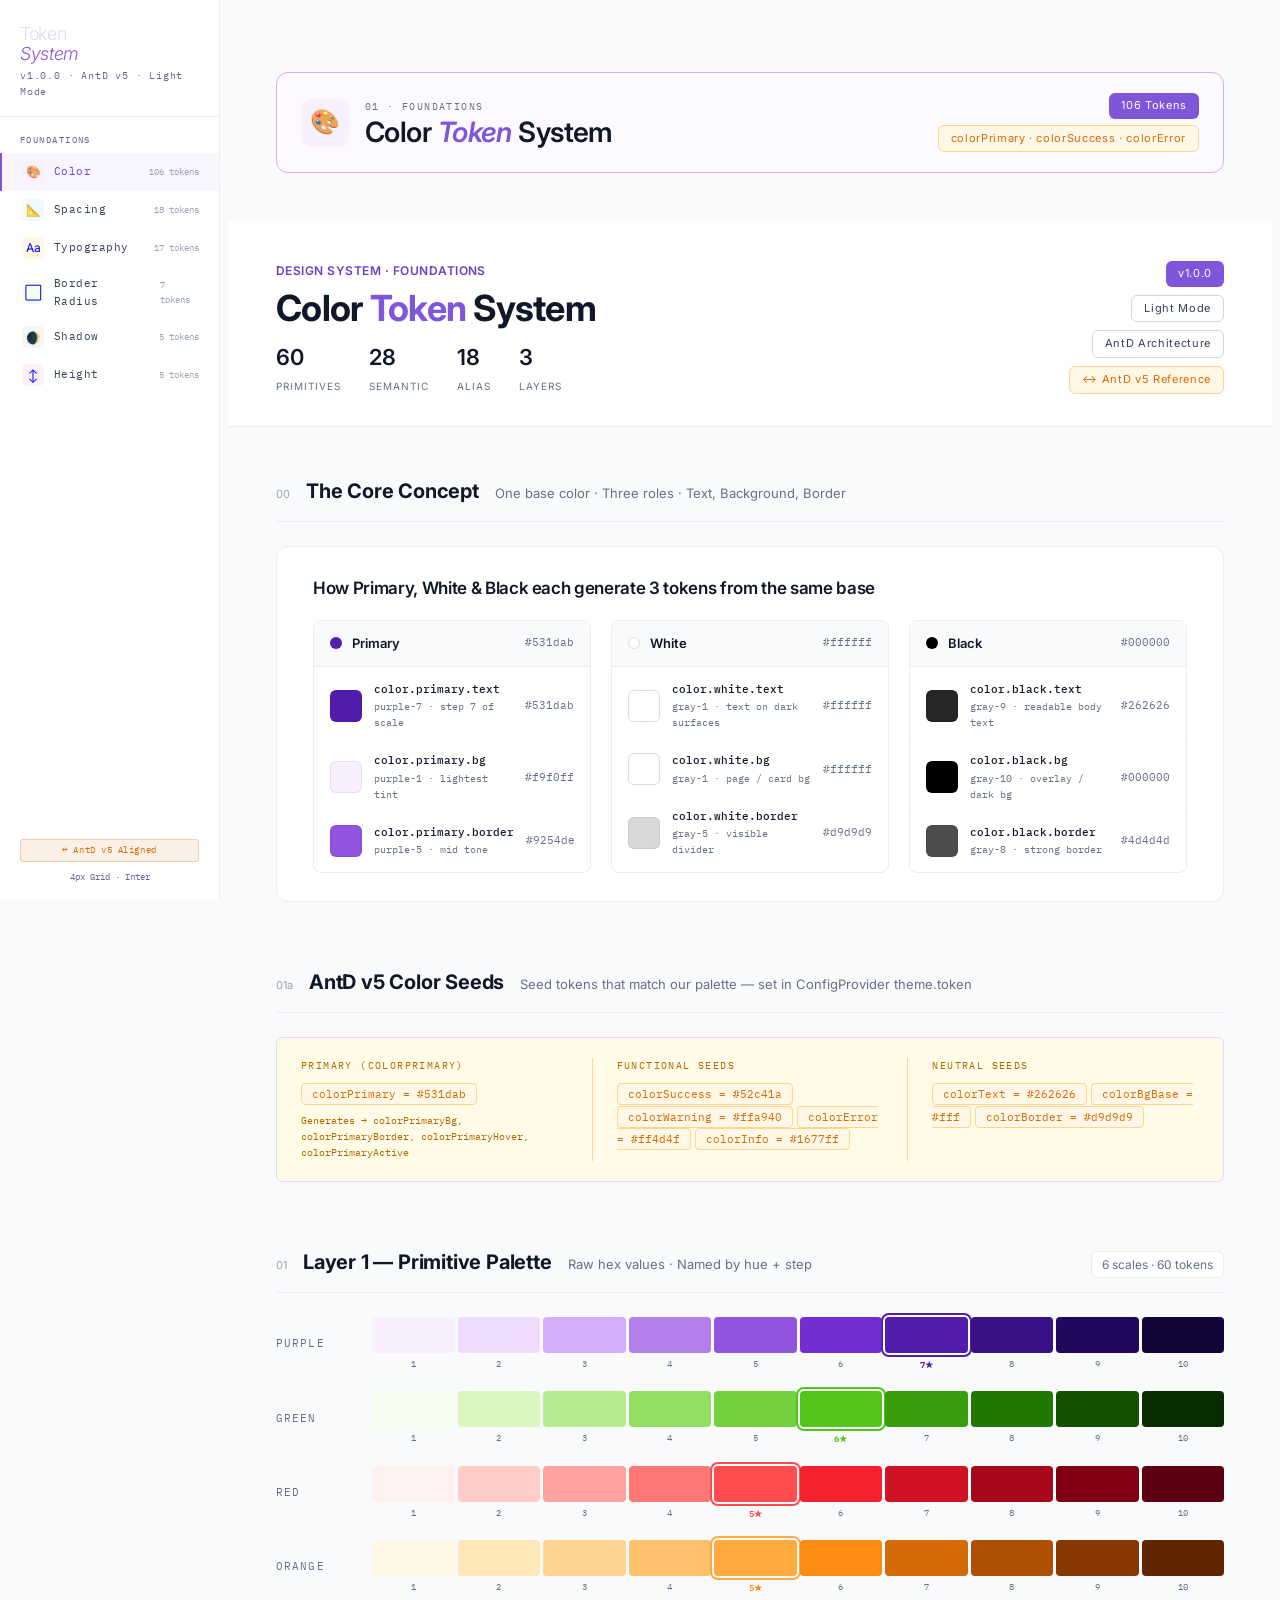
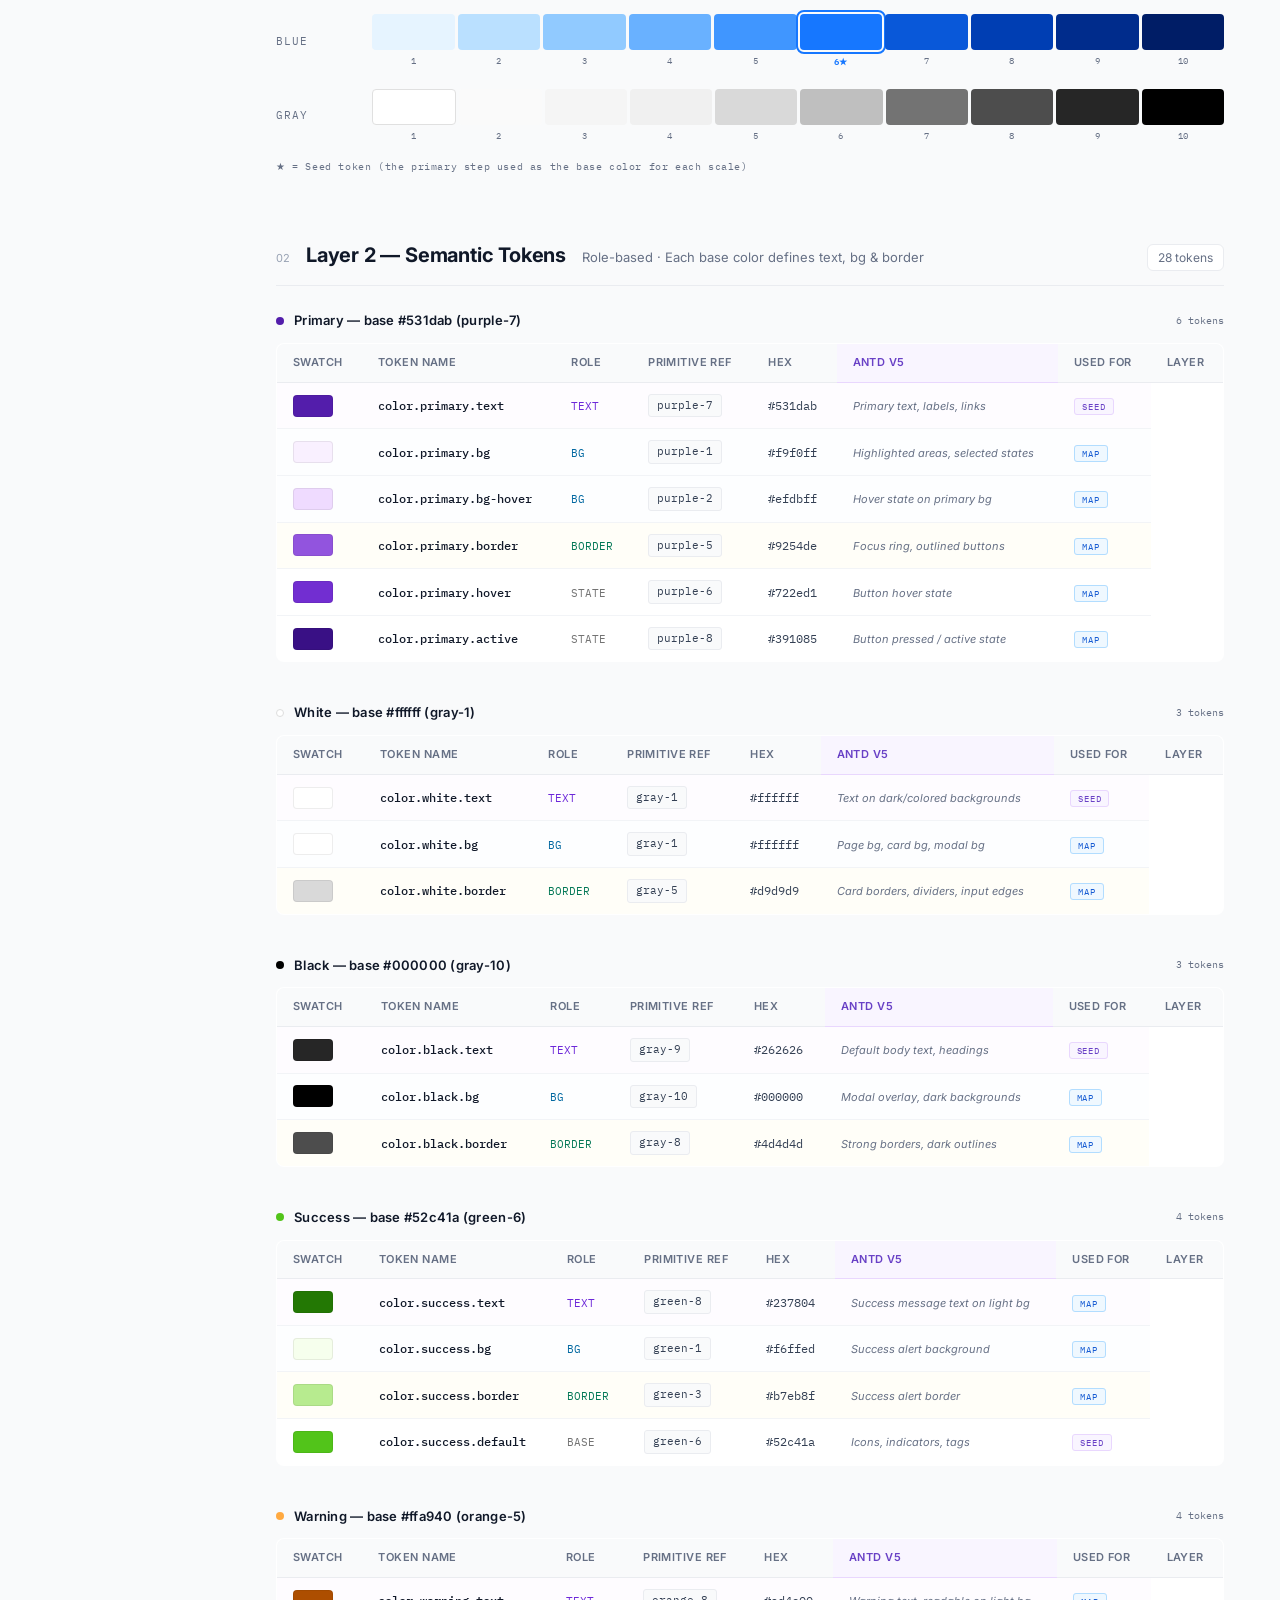
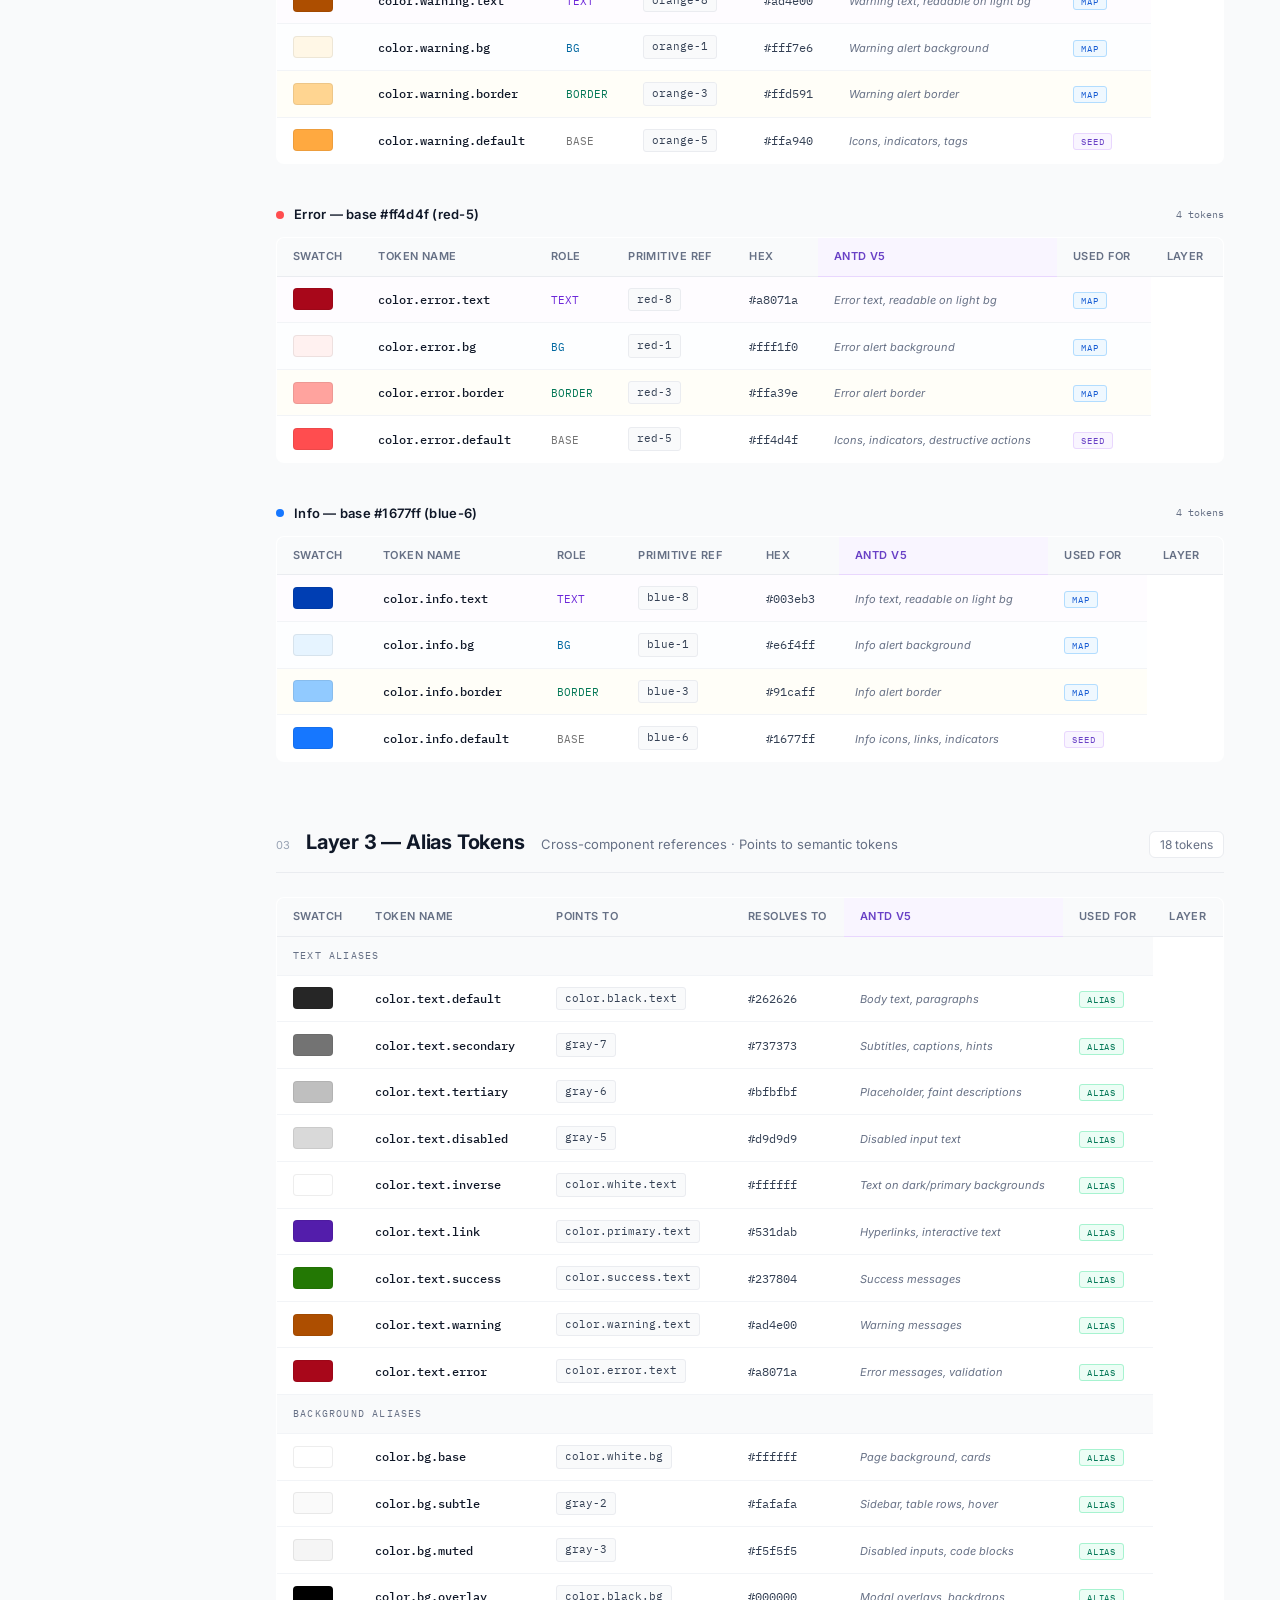
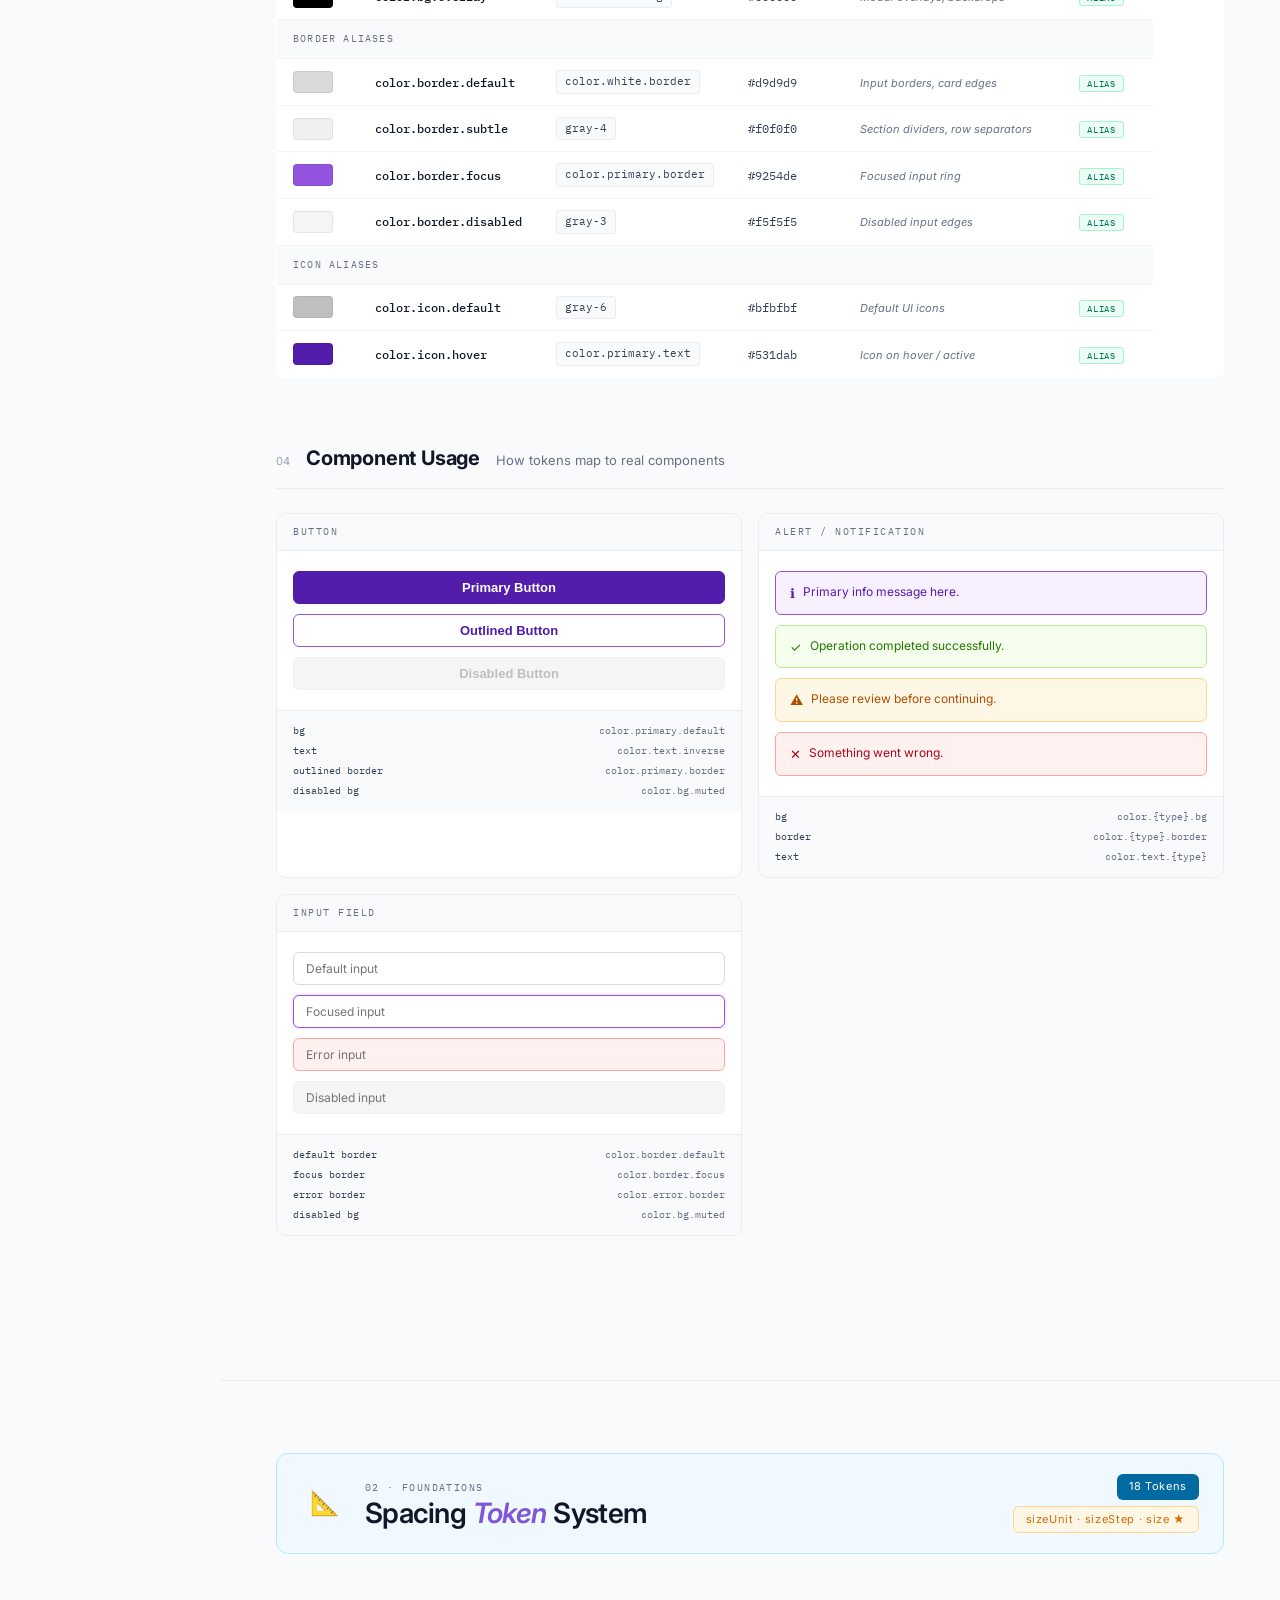
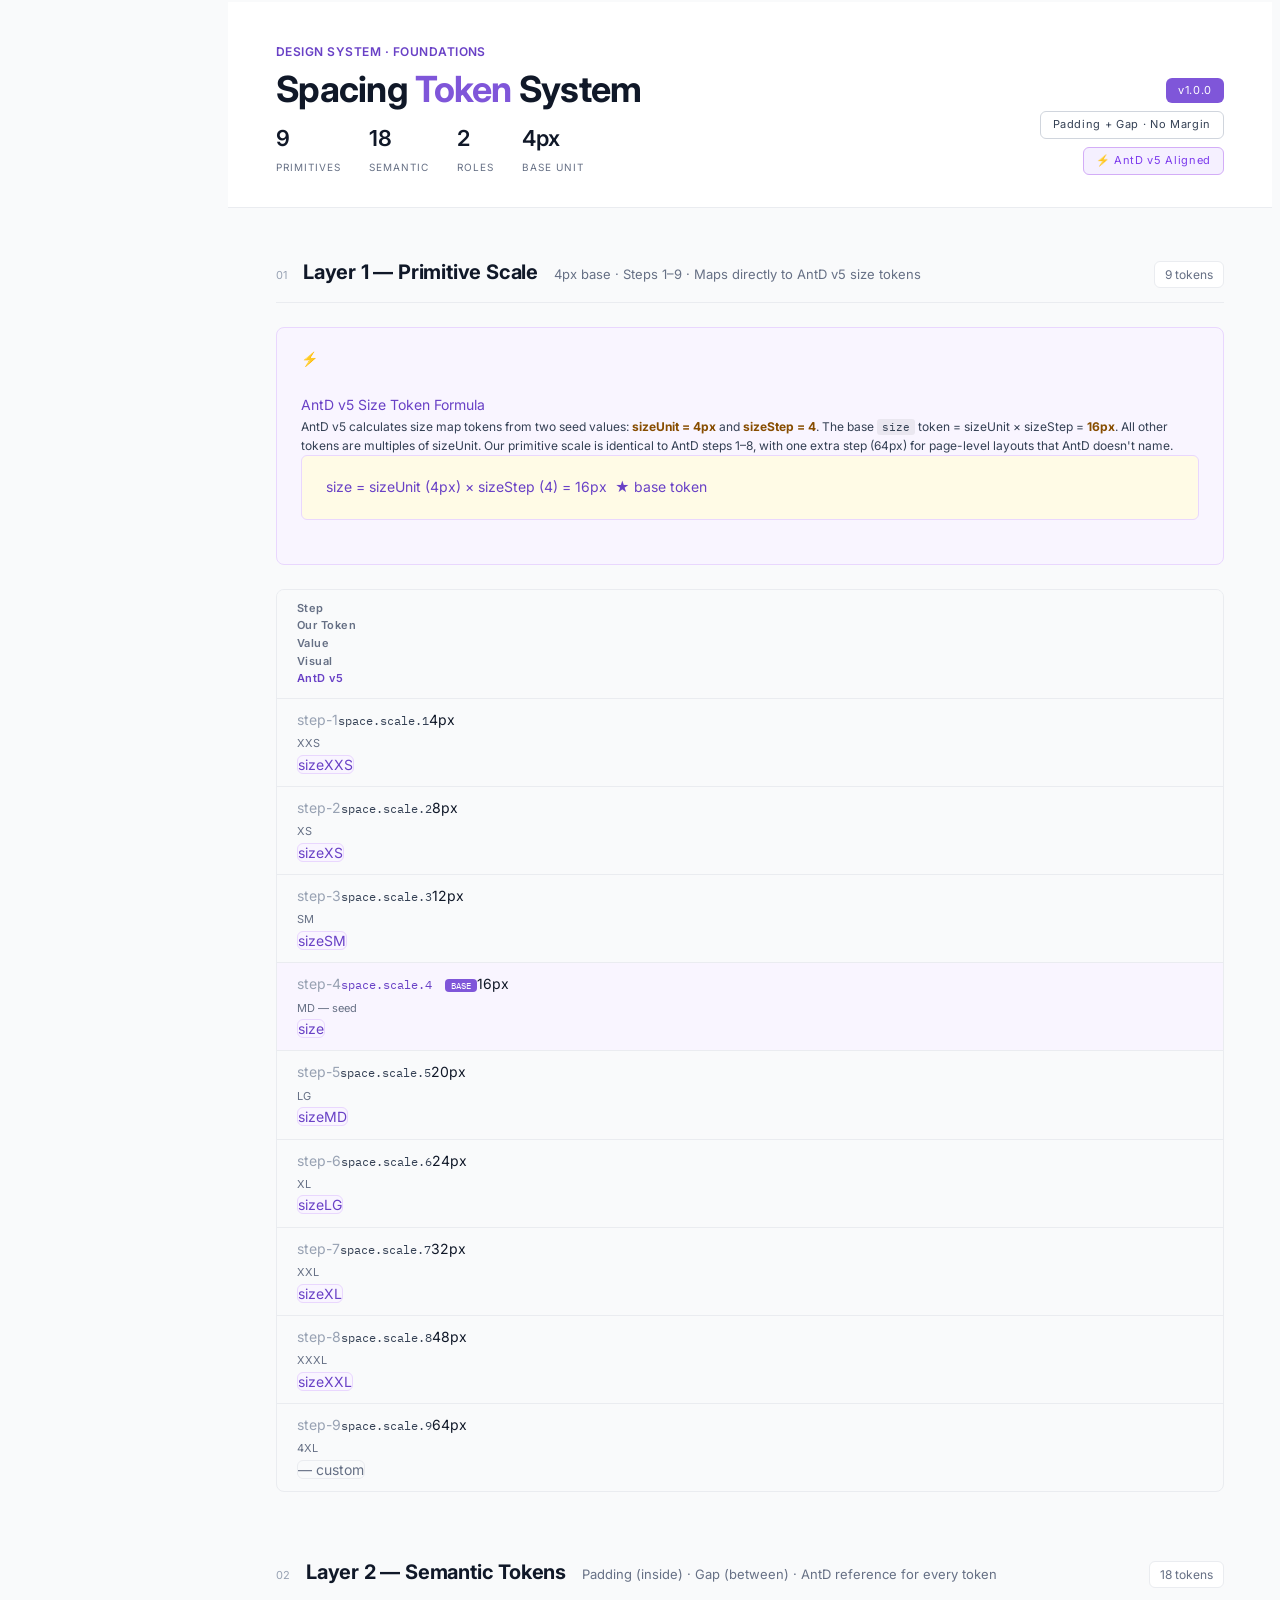
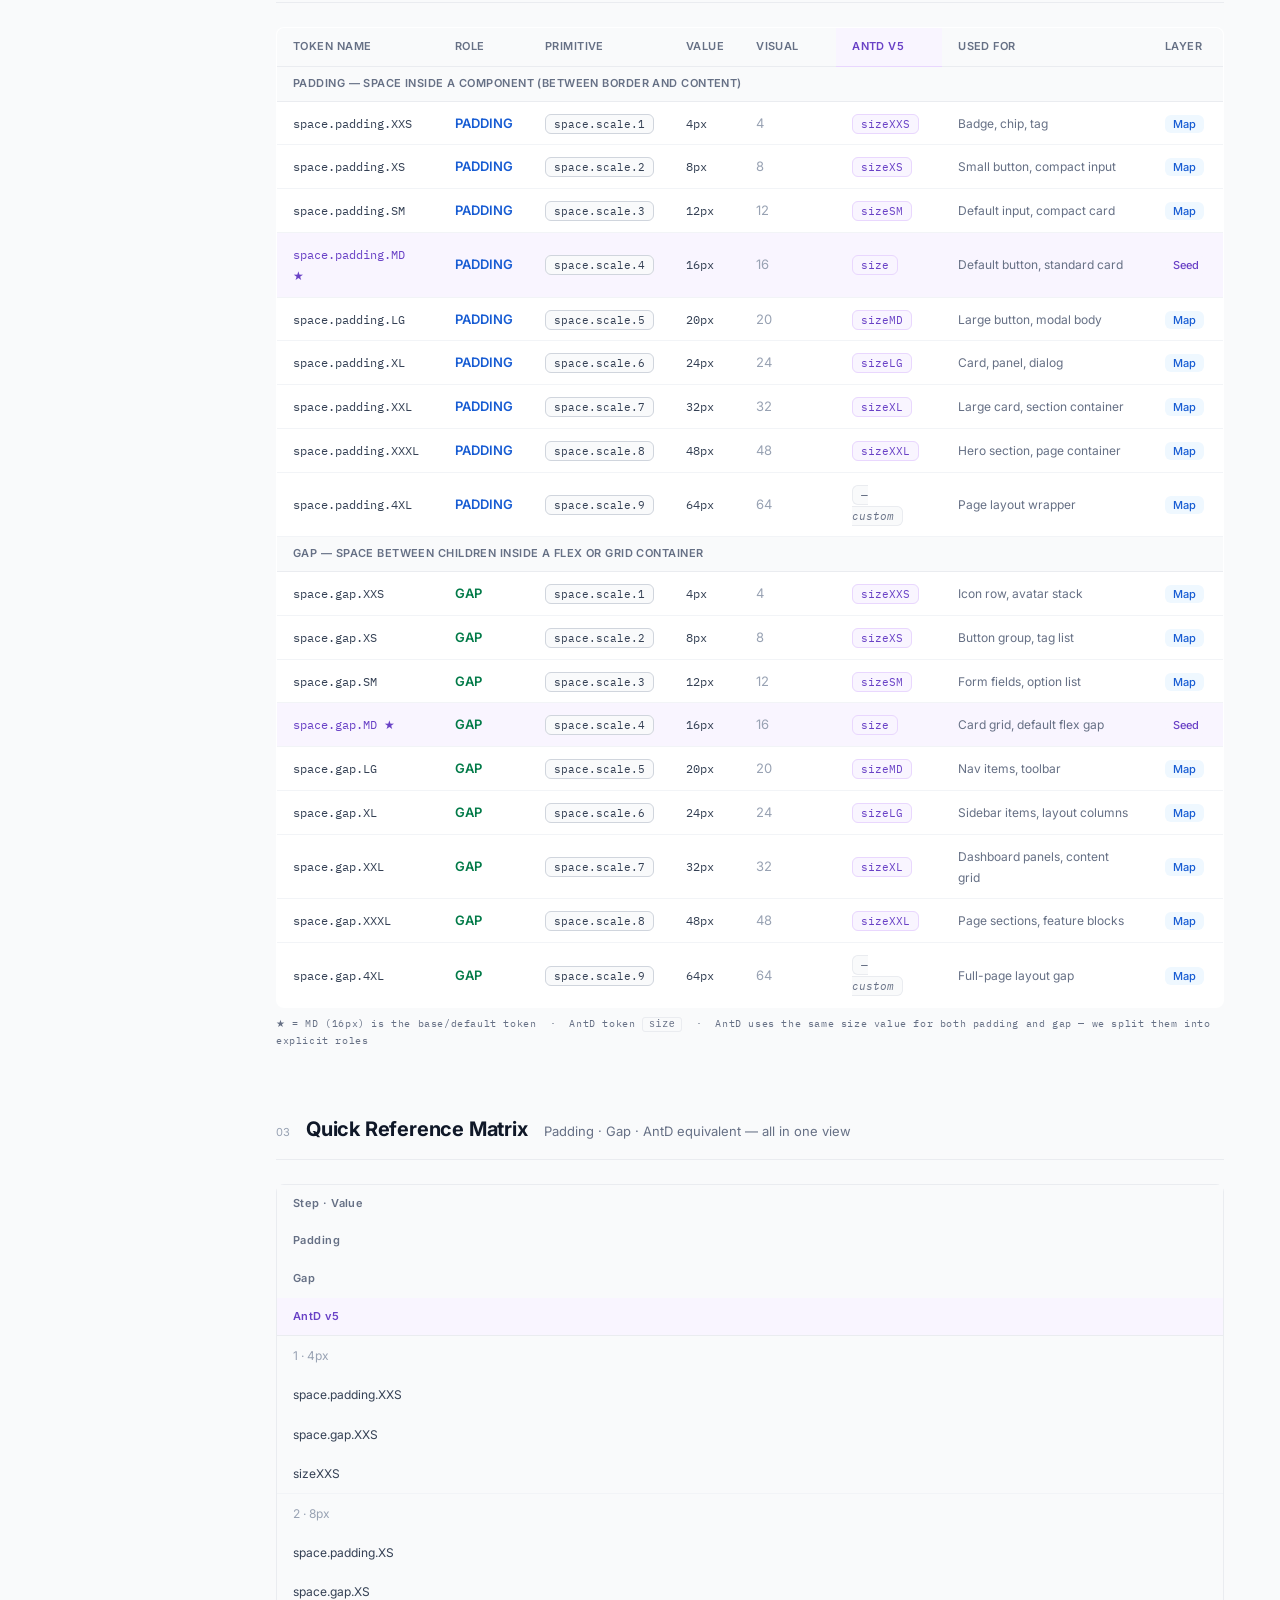
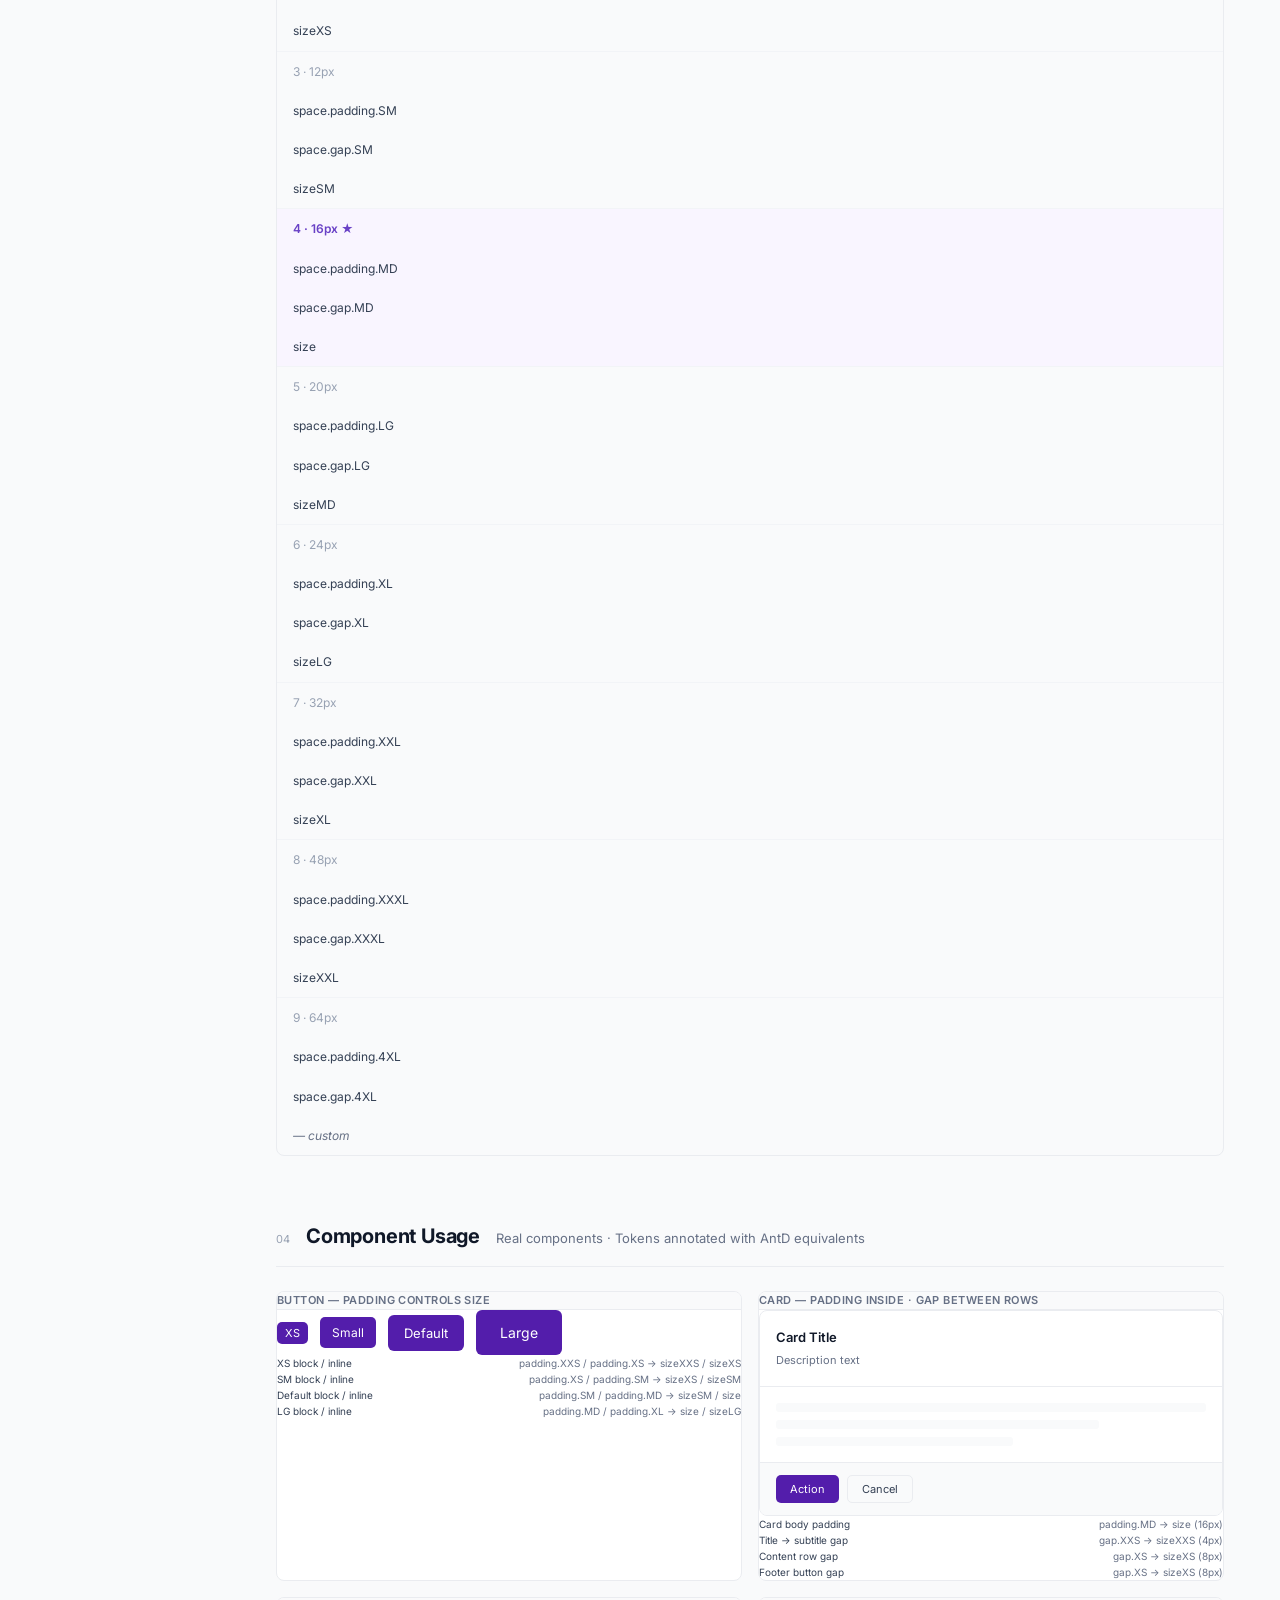
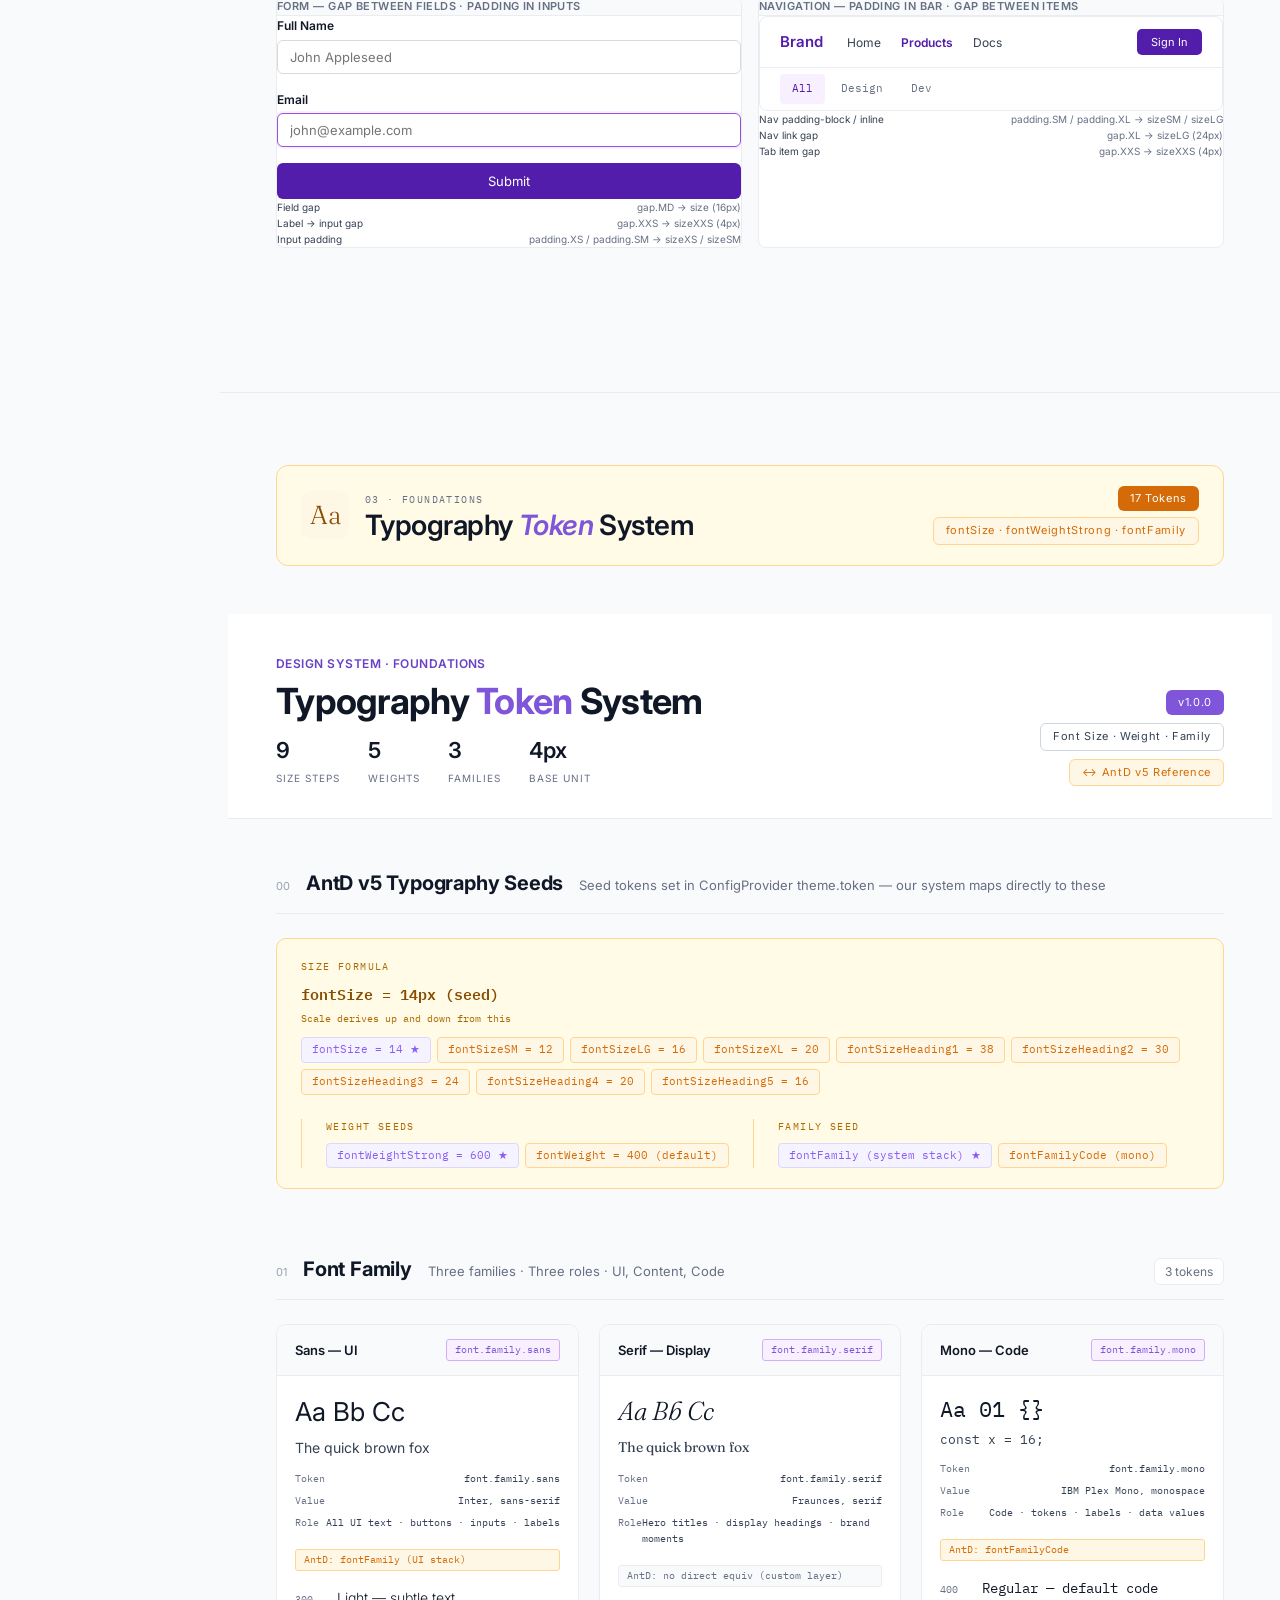
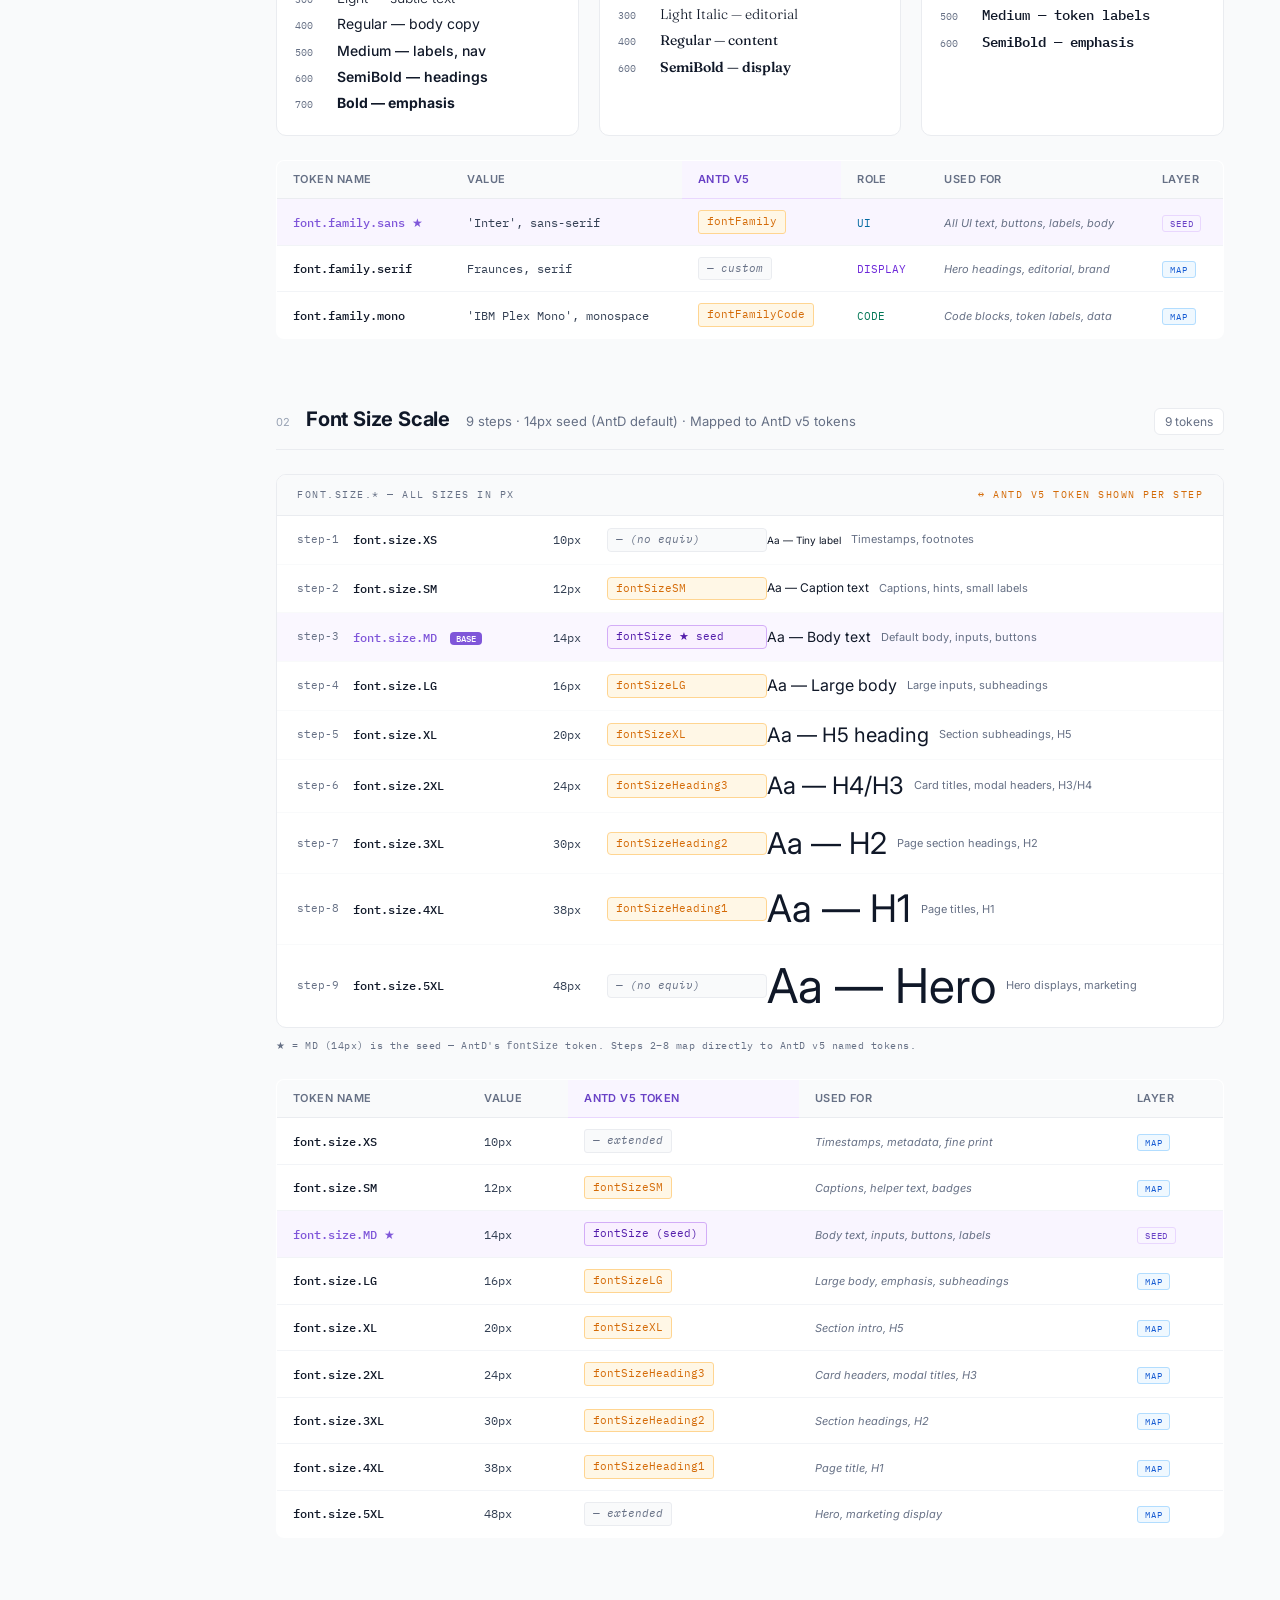
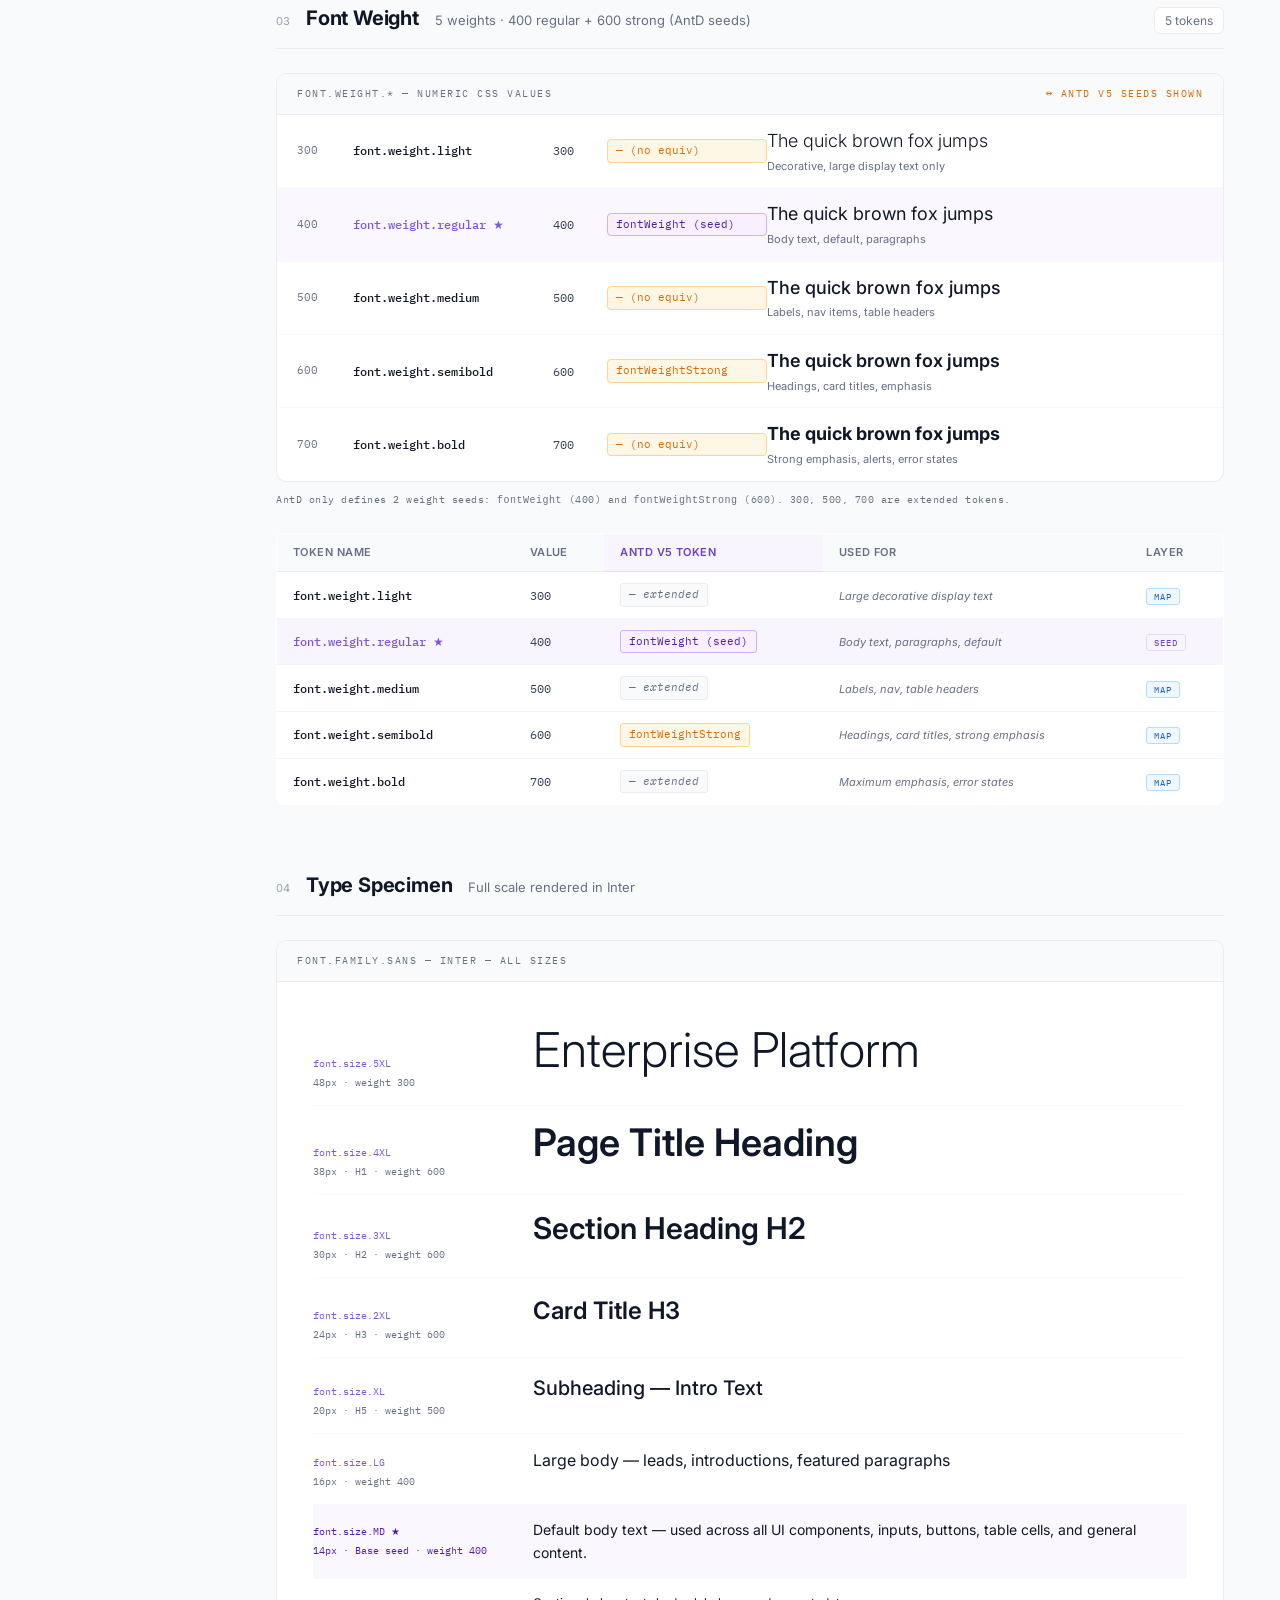
<file: pages/design-system.html>
<!DOCTYPE html>
<html lang="en">
<head>
<meta charset="UTF-8">
<meta name="viewport" content="width=device-width, initial-scale=1.0">
<title>Design Token System — Complete Reference</title>
<link href="https://fonts.googleapis.com/css2?family=IBM+Plex+Mono:wght@400;500;600&family=Fraunces:ital,opsz,wght@0,9..144,300;0,9..144,600;1,9..144,300&family=Inter:wght@300;400;500;600;700&display=swap" rel="stylesheet">
<style>
/* ── Reset ── */
*,*::before,*::after{box-sizing:border-box;margin:0;padding:0}

/* ── Tokens ── */
:root{
  --bg:#f7f5f2;--surface:#fff;--surface-2:#f2f0ed;
  --ink:#1a1814;--ink-2:#5a5550;--ink-3:#9a938c;
  --rule:#e2ddd8;--accent:#531dab;
  --nav-w:220px;
  --mono:'IBM Plex Mono',monospace;
  --serif:'Fraunces',serif;
  --sans:'Inter',sans-serif;
}

/* ── Layout ── */
body{background:var(--bg);color:var(--ink);font-family:var(--sans);font-size:14px;line-height:1.6;display:flex;min-height:100vh;}

/* ── Sidebar nav ── */
.sidenav{width:var(--nav-w);flex-shrink:0;position:fixed;top:0;left:0;height:100vh;overflow-y:auto;background:#1e1b2e;display:flex;flex-direction:column;z-index:100;}
.sidenav-logo{padding:24px 20px 16px;border-bottom:1px solid rgba(255,255,255,.08);}
.sidenav-wordmark{font-family:var(--serif);font-size:18px;font-weight:300;color:#e2d9f3;letter-spacing:-.02em;line-height:1.1;}
.sidenav-wordmark em{font-style:italic;color:#9254de;}
.sidenav-version{font-family:var(--mono);font-size:10px;color:#6c5fa0;margin-top:4px;letter-spacing:.08em;}
.sidenav-section{padding:16px 0 8px;}
.sidenav-group-label{font-family:var(--mono);font-size:9px;letter-spacing:.16em;text-transform:uppercase;color:#6c5fa0;padding:0 20px;margin-bottom:6px;}
.nav-item{display:flex;align-items:center;gap:10px;padding:8px 20px;cursor:pointer;transition:background .15s;text-decoration:none;border-left:2px solid transparent;}
.nav-item:hover{background:rgba(255,255,255,.05);}
.nav-item.active{background:rgba(146,84,222,.15);border-left-color:#9254de;}
.nav-icon{width:22px;height:22px;border-radius:5px;display:flex;align-items:center;justify-content:center;font-size:12px;flex-shrink:0;}
.nav-label{font-family:var(--mono);font-size:11px;color:#c4b8e0;letter-spacing:.04em;}
.nav-item.active .nav-label{color:#e2d9f3;}
.nav-count{font-family:var(--mono);font-size:9px;color:#6c5fa0;margin-left:auto;}
.nav-item.active .nav-count{color:#9370db;}
.sidenav-footer{margin-top:auto;padding:16px 20px;border-top:1px solid rgba(255,255,255,.06);}
.nav-antd{font-family:var(--mono);font-size:9px;color:#d46b08;background:rgba(212,107,8,.1);border:1px solid rgba(212,107,8,.25);padding:3px 10px;border-radius:3px;text-align:center;letter-spacing:.06em;}

/* ── Main content ── */
.main{margin-left:var(--nav-w);flex:1;min-width:0;}

/* ── Chapter wrapper ── */
.chapter{padding:72px 56px 80px;border-bottom:1px solid var(--rule);scroll-margin-top:0;}
.chapter:last-child{border-bottom:none;}

/* ── Chapter header band ── */
.chapter-band{display:flex;align-items:center;gap:16px;margin-bottom:48px;padding:20px 24px;border-radius:12px;border:1px solid var(--rule);}
.chapter-icon{width:48px;height:48px;border-radius:10px;display:flex;align-items:center;justify-content:center;font-size:24px;flex-shrink:0;}
.chapter-meta{flex:1;}
.chapter-eyebrow{font-family:var(--mono);font-size:10px;letter-spacing:.14em;text-transform:uppercase;color:var(--ink-3);margin-bottom:3px;}
.chapter-title{font-family:var(--serif);font-size:28px;font-weight:600;letter-spacing:-.02em;line-height:1;}
.chapter-title em{font-style:italic;color:var(--accent);}
.chapter-right{display:flex;flex-direction:column;align-items:flex-end;gap:6px;}

/* ── Reused across all sections ── */
.page-header{border-bottom:1px solid var(--rule);padding-bottom:40px;margin-bottom:48px;display:flex;justify-content:space-between;align-items:flex-end;flex-wrap:wrap;gap:16px;}
.eyebrow{font-family:var(--mono);font-size:11px;letter-spacing:.12em;text-transform:uppercase;color:var(--ink-3);margin-bottom:10px;}
h1{font-family:var(--serif);font-size:44px;font-weight:300;letter-spacing:-.03em;line-height:1;}
h1 em{font-style:italic;color:var(--accent);}
.header-stats{display:flex;gap:28px;margin-top:14px;flex-wrap:wrap;}
.stat,.st{display:flex;flex-direction:column;gap:2px;}
.stat-value,.st-value{font-family:var(--mono);font-size:22px;font-weight:600;}
.stat-label,.st-label{font-family:var(--mono);font-size:10px;color:var(--ink-3);letter-spacing:.1em;text-transform:uppercase;}
.header-right{display:flex;flex-direction:column;align-items:flex-end;gap:8px;}
.badge,.lbadge-outer{font-family:var(--mono);font-size:11px;padding:4px 12px;border-radius:4px;letter-spacing:.06em;}
.badge-purple{background:var(--accent);color:#fff;}
.badge-outline{border:1px solid var(--rule);color:var(--ink-3);}
.badge-antd{background:#fff7e6;border:1px solid #ffd591;color:#d46b08;}

/* ── Sections ── */
.section{margin-bottom:64px;}
.s1,.s2,.s3,.s4,.s5,.s6{animation:fadeUp .45s ease both;}
.s1{animation-delay:.04s}.s2{animation-delay:.10s}.s3{animation-delay:.17s}.s4{animation-delay:.24s}.s5{animation-delay:.31s}.s6{animation-delay:.38s}
.section-header{display:flex;align-items:baseline;gap:16px;margin-bottom:24px;padding-bottom:14px;border-bottom:2px solid var(--ink);}
.section-num{font-family:var(--mono);font-size:11px;color:var(--ink-3);}
.section-title{font-family:var(--serif);font-size:22px;font-weight:600;letter-spacing:-.02em;}
.section-desc{font-size:12px;color:var(--ink-3);}
.section-count{margin-left:auto;font-family:var(--mono);font-size:11px;color:var(--ink-3);background:var(--surface-2);padding:3px 10px;border-radius:4px;border:1px solid var(--rule);}

/* ── AntD cards ── */
.antd-card,.antd-formula,.antd-info{background:#fffbe6;border:1px solid #ffd591;border-radius:10px;padding:20px 24px;display:flex;align-items:flex-start;gap:24px;margin-bottom:24px;flex-wrap:wrap;}
.antd-card-label,.antd-formula-label,.antd-info-label{font-family:var(--mono);font-size:10px;letter-spacing:.14em;text-transform:uppercase;color:#ad6800;margin-bottom:8px;}
.antd-tokens{display:flex;flex-wrap:wrap;gap:6px;}
.antd-tok{font-family:var(--mono);font-size:11px;color:#d46b08;background:#fff7e6;border:1px solid #ffd591;padding:3px 10px;border-radius:4px;}
.antd-tok.seed{color:#8b5cf6;background:#f5f3ff;border-color:#ddd6fe;}
.antd-divider{width:1px;background:#ffd591;align-self:stretch;}
.antd-formula-eq{font-family:var(--mono);font-size:15px;font-weight:600;color:#874d00;}
.antd-formula-sub{font-family:var(--mono);font-size:10px;color:#ad6800;margin-top:4px;}
.antd-info-text{font-family:var(--sans);font-size:12px;color:var(--ink-2);line-height:1.6;}
.antd-info-text strong{color:#874d00;}
.antd-info-text code{font-family:var(--mono);font-size:11px;background:rgba(0,0,0,.06);padding:1px 5px;border-radius:3px;}

/* ── Tables ── */
table{width:100%;border-collapse:collapse;background:var(--surface);border:1px solid var(--rule);border-radius:10px;overflow:hidden;font-size:13px;margin-bottom:8px;}
thead tr{background:var(--surface-2);}
th{text-align:left;padding:10px 12px;font-family:var(--mono);font-size:9.5px;letter-spacing:.14em;text-transform:uppercase;color:var(--ink-3);font-weight:500;border-bottom:1px solid var(--rule);}
th.antd-th{color:#d46b08!important;background:#fff7e6!important;border-bottom:1px solid #ffd591!important;}
td{padding:10px 12px;border-bottom:1px solid var(--surface-2);vertical-align:middle;}
tr:last-child td{border-bottom:none;}
tr:hover td{background:#faf9f7;}
tr.base-row td{background:#faf7ff;}
tr.base-row:hover td{background:#f5f0ff;}
tr.group-row td{background:var(--surface-2);padding:7px 12px;font-family:var(--mono);font-size:10px;color:var(--ink-3);letter-spacing:.14em;text-transform:uppercase;border-bottom:1px solid var(--rule);}
.t-name{font-family:var(--mono);font-size:12px;font-weight:500;color:var(--ink);}
.t-name.hi{color:var(--accent);}
.t-antd{font-family:var(--mono);font-size:11px;color:#d46b08;background:#fff7e6;border:1px solid #ffd591;padding:2px 8px;border-radius:3px;display:inline-block;white-space:nowrap;}
.t-antd.none{color:var(--ink-3);background:var(--surface-2);border-color:var(--rule);font-style:italic;}
.t-ref{font-family:var(--mono);font-size:11px;color:var(--ink-2);background:var(--surface-2);padding:2px 8px;border-radius:3px;border:1px solid var(--rule);display:inline-block;}
.t-hex,.t-val{font-family:var(--mono);font-size:12px;color:var(--ink-2);}
.t-use,.t-usage{font-size:11px;color:var(--ink-3);font-style:italic;}
.lbadge{font-family:var(--mono);font-size:9px;letter-spacing:.1em;text-transform:uppercase;padding:2px 7px;border-radius:3px;border:1px solid;}
.l-seed{color:#6d28d9;border-color:#ddd6fe;background:#f5f3ff;}
.l-map{color:#0369a1;border-color:#bae6fd;background:#f0f9ff;}
.l-alias{color:#047857;border-color:#a7f3d0;background:#ecfdf5;}
.l-comp{color:#92400e;border-color:#fde68a;background:#fffbeb;}
.base-tag{font-family:var(--mono);font-size:9px;background:var(--accent);color:#fff;padding:1px 6px;border-radius:3px;margin-left:6px;}

/* ── Swatches ── */
.sw-sm{width:40px;height:22px;border-radius:4px;display:block;border:1px solid rgba(0,0,0,.07);}

/* ── Scale grid (color) ── */
.scale-grid{display:flex;flex-direction:column;gap:20px;}
.scale-item{display:flex;align-items:center;gap:16px;}
.scale-name{font-family:var(--mono);font-size:11px;color:var(--ink-3);width:80px;flex-shrink:0;text-transform:uppercase;letter-spacing:.1em;}
.scale-swatches{display:flex;gap:3px;flex:1;}
.sw{flex:1;height:36px;border-radius:4px;cursor:default;transition:transform .12s,box-shadow .12s;position:relative;}
.sw:hover{transform:translateY(-3px);box-shadow:0 6px 16px rgba(0,0,0,.15);z-index:2;}
.scale-labels{display:flex;gap:3px;flex:1;}
.sw-label{flex:1;text-align:center;font-family:var(--mono);font-size:9px;color:var(--ink-3);}

/* ── Token sections (semantic) ── */
.token-section{margin-bottom:40px;}
.token-section-label{display:flex;align-items:center;gap:10px;margin-bottom:12px;}
.ts-dot{width:8px;height:8px;border-radius:50%;}
.ts-name{font-size:13px;font-weight:600;letter-spacing:.02em;}
.ts-count{font-family:var(--mono);font-size:10px;color:var(--ink-3);margin-left:auto;}

/* ── Role row highlights ── */
.role-row-text td{background:#fefcff;}
.role-row-bg td{background:#fdfeff;}
.role-row-border td{background:#fffef8;}

/* ── Concept box (color) ── */
.concept-box{background:var(--surface);border:1px solid var(--rule);border-radius:12px;padding:28px 36px;margin-bottom:56px;}
.concept-title{font-family:var(--serif);font-size:17px;font-weight:600;margin-bottom:18px;letter-spacing:-.02em;}
.concept-grid{display:grid;grid-template-columns:repeat(3,1fr);gap:20px;}
.concept-card{border:1px solid var(--rule);border-radius:8px;overflow:hidden;}
.concept-card-header{padding:12px 16px;display:flex;align-items:center;gap:10px;background:var(--surface-2);border-bottom:1px solid var(--rule);}
.concept-dot{width:12px;height:12px;border-radius:50%;flex-shrink:0;}
.concept-card-name{font-size:13px;font-weight:600;}
.concept-card-hex{font-family:var(--mono);font-size:11px;color:var(--ink-3);margin-left:auto;}
.concept-roles{padding:4px 0;}
.concept-role-row{display:flex;align-items:center;gap:12px;padding:10px 16px;border-bottom:1px solid var(--surface-2);}
.concept-role-row:last-child{border-bottom:none;}
.role-swatch{width:32px;height:32px;border-radius:6px;flex-shrink:0;border:1px solid rgba(0,0,0,.07);}
.role-info{flex:1;}
.role-token{font-family:var(--mono);font-size:11px;font-weight:500;color:var(--ink);}
.role-step{font-family:var(--mono);font-size:10px;color:var(--ink-3);margin-top:1px;}
.role-hex{font-family:var(--mono);font-size:11px;color:var(--ink-3);}

/* ── Spacing visual ── */
.primitive-grid{display:flex;flex-direction:column;gap:12px;}
.prim-row{display:flex;align-items:center;gap:16px;}
.prim-label{font-family:var(--mono);font-size:11px;color:var(--ink-3);width:120px;flex-shrink:0;}
.prim-bar-wrap{flex:1;display:flex;align-items:center;gap:12px;}
.prim-bar{height:20px;background:var(--accent);border-radius:3px;opacity:.7;flex-shrink:0;}
.prim-bar.base-bar{opacity:1;outline:2px solid var(--accent);outline-offset:2px;}
.prim-meta{font-family:var(--mono);font-size:11px;color:var(--ink-2);}
.prim-antd-tok{font-family:var(--mono);font-size:10px;color:#d46b08;background:#fff7e6;border:1px solid #ffd591;padding:1px 7px;border-radius:3px;margin-left:8px;}
.prim-antd-tok.na{color:var(--ink-3);background:var(--surface-2);border-color:var(--rule);}
.semantic-grid{display:grid;grid-template-columns:1fr 1fr;gap:24px;}
.sem-group{background:var(--surface);border:1px solid var(--rule);border-radius:10px;overflow:hidden;}
.sem-group-head{padding:12px 16px;background:var(--surface-2);border-bottom:1px solid var(--rule);display:flex;align-items:center;gap:10px;}
.sem-group-dot{width:10px;height:10px;border-radius:50%;flex-shrink:0;}
.sem-group-name{font-size:13px;font-weight:600;}
.sem-group-count{font-family:var(--mono);font-size:10px;color:var(--ink-3);margin-left:auto;}
.sem-row{display:flex;align-items:center;gap:12px;padding:10px 16px;border-bottom:1px solid var(--surface-2);}
.sem-row:last-child{border-bottom:none;}
.sem-bar{height:18px;background:var(--accent);border-radius:3px;flex-shrink:0;}
.sem-token-name{font-family:var(--mono);font-size:11px;font-weight:500;color:var(--ink);flex:1;}
.sem-val{font-family:var(--mono);font-size:11px;color:var(--ink-2);}
.sem-antd-ref{font-family:var(--mono);font-size:10px;color:#d46b08;background:#fff7e6;border:1px solid #ffd591;padding:1px 7px;border-radius:3px;}
.sem-antd-ref.na{color:var(--ink-3);background:var(--surface-2);border-color:var(--rule);}
.quick-ref{background:var(--surface);border:1px solid var(--rule);border-radius:10px;overflow:hidden;margin-top:24px;}
.qr-head{padding:12px 20px;background:var(--surface-2);border-bottom:1px solid var(--rule);display:flex;justify-content:space-between;}
.qr-col-label{font-family:var(--mono);font-size:10px;letter-spacing:.12em;text-transform:uppercase;color:var(--ink-3);}
.qr-row{display:grid;grid-template-columns:140px 1fr 1fr 1fr;gap:0;border-bottom:1px solid var(--surface-2);}
.qr-row:last-child{border-bottom:none;}
.qr-row:hover{background:#faf9f7;}
.qr-cell{padding:10px 20px;font-family:var(--mono);font-size:11px;border-right:1px solid var(--surface-2);}
.qr-cell:last-child{border-right:none;}
.qr-antd{color:#d46b08;}
.qr-pad{color:#0369a1;}
.qr-gap{color:#047857;}
.qr-base{background:#faf7ff;}

/* ── Typography ── */
.family-grid{display:grid;grid-template-columns:repeat(3,1fr);gap:20px;margin-bottom:24px;}
.family-card{background:var(--surface);border:1px solid var(--rule);border-radius:10px;overflow:hidden;}
.family-card-head{padding:14px 18px;background:var(--surface-2);border-bottom:1px solid var(--rule);display:flex;justify-content:space-between;align-items:center;}
.family-card-name{font-size:13px;font-weight:600;}
.family-token{font-family:var(--mono);font-size:10px;color:var(--accent);background:#f9f0ff;border:1px solid #d3adf7;padding:2px 8px;border-radius:3px;}
.family-card-body{padding:20px 18px;display:flex;flex-direction:column;gap:12px;}
.family-preview{font-size:26px;line-height:1.2;color:var(--ink);}
.family-meta{display:flex;flex-direction:column;gap:6px;}
.family-meta-row{display:flex;justify-content:space-between;font-family:var(--mono);font-size:10px;}
.family-meta-label{color:var(--ink-3);}
.family-meta-val{color:var(--ink-2);}
.family-antd{font-family:var(--mono);font-size:10px;color:#d46b08;background:#fff7e6;border:1px solid #ffd591;padding:2px 8px;border-radius:3px;display:inline-block;margin-top:6px;}
.family-weights{display:flex;flex-direction:column;gap:4px;margin-top:4px;}
.fw-row{display:flex;align-items:baseline;gap:10px;}
.fw-num{font-family:var(--mono);font-size:10px;color:var(--ink-3);width:32px;}
.fw-sample{color:var(--ink);font-size:14px;}
.type-scale{background:var(--surface);border:1px solid var(--rule);border-radius:10px;overflow:hidden;}
.ts-head{padding:12px 20px;background:var(--surface-2);border-bottom:1px solid var(--rule);font-family:var(--mono);font-size:10px;letter-spacing:.15em;text-transform:uppercase;color:var(--ink-3);display:flex;justify-content:space-between;}
.ts-row{display:flex;align-items:center;gap:0;padding:12px 20px;border-bottom:1px solid var(--surface-2);transition:background .12s;}
.ts-row:last-child{border-bottom:none;}
.ts-row:hover{background:#faf9f7;}
.ts-row.base{background:#faf7ff;}
.ts-step{font-family:var(--mono);font-size:11px;color:var(--ink-3);width:56px;}
.ts-token{font-family:var(--mono);font-size:12px;font-weight:500;width:200px;}
.ts-row.base .ts-token{color:var(--accent);}
.ts-val{font-family:var(--mono);font-size:12px;color:var(--ink-2);width:54px;}
.ts-antd{font-family:var(--mono);font-size:11px;color:#d46b08;background:#fff7e6;border:1px solid #ffd591;padding:2px 8px;border-radius:4px;width:160px;}
.ts-antd.na{color:var(--ink-3);background:var(--surface-2);border-color:var(--rule);font-style:italic;}
.ts-preview{flex:1;color:var(--ink);line-height:1.2;display:flex;align-items:center;gap:10px;}
.ts-role{font-size:11px;color:var(--ink-3);}
.weight-visual{background:var(--surface);border:1px solid var(--rule);border-radius:10px;overflow:hidden;}
.wv-head{padding:12px 20px;background:var(--surface-2);border-bottom:1px solid var(--rule);font-family:var(--mono);font-size:10px;letter-spacing:.15em;text-transform:uppercase;color:var(--ink-3);display:flex;justify-content:space-between;}
.wv-row{display:flex;align-items:center;padding:12px 20px;border-bottom:1px solid var(--surface-2);transition:background .12s;gap:0;}
.wv-row:last-child{border-bottom:none;}
.wv-row:hover{background:#faf9f7;}
.wv-row.base{background:#faf7ff;}
.wv-step{font-family:var(--mono);font-size:11px;color:var(--ink-3);width:56px;}
.wv-token{font-family:var(--mono);font-size:12px;font-weight:500;width:200px;}
.wv-row.base .wv-token{color:var(--accent);}
.wv-val{font-family:var(--mono);font-size:12px;color:var(--ink-2);width:54px;}
.wv-antd{font-family:var(--mono);font-size:11px;color:#d46b08;background:#fff7e6;border:1px solid #ffd591;padding:2px 8px;border-radius:4px;width:160px;}
.wv-preview{flex:1;font-size:18px;color:var(--ink);}
.wv-use{font-size:11px;color:var(--ink-3);margin-top:2px;}
.specimen{background:var(--surface);border:1px solid var(--rule);border-radius:10px;overflow:hidden;}
.spec-head{padding:12px 20px;background:var(--surface-2);border-bottom:1px solid var(--rule);font-family:var(--mono);font-size:10px;letter-spacing:.15em;text-transform:uppercase;color:var(--ink-3);}
.spec-body{padding:28px 36px;display:flex;flex-direction:column;gap:0;}
.spec-row{display:flex;align-items:baseline;gap:20px;padding:14px 0;border-bottom:1px solid var(--surface-2);}
.spec-row:last-child{border-bottom:none;}
.spec-meta{width:200px;flex-shrink:0;display:flex;flex-direction:column;gap:3px;}
.spec-token{font-family:var(--mono);font-size:10px;color:var(--accent);}
.spec-info{font-family:var(--mono);font-size:10px;color:var(--ink-3);}
.spec-text{flex:1;color:var(--ink);}

/* ── Border radius ── */
.radius-scale{display:grid;grid-template-columns:repeat(4,1fr);gap:16px;margin-bottom:28px;}
.radius-card{background:var(--surface);border:1px solid var(--rule);border-radius:8px;overflow:hidden;}
.rc-head{padding:12px 16px;background:var(--surface-2);border-bottom:1px solid var(--rule);display:flex;justify-content:space-between;align-items:center;}
.rc-token{font-family:var(--mono);font-size:11px;font-weight:500;color:var(--ink);}
.rc-token.hi{color:var(--accent);}
.rc-val{font-family:var(--mono);font-size:10px;color:var(--ink-3);}
.rc-body{padding:20px;display:flex;align-items:center;justify-content:center;min-height:90px;gap:12px;flex-direction:column;}
.rc-shape{width:64px;height:64px;background:var(--accent);opacity:.15;}
.rc-shape.accent{background:var(--accent);opacity:1;}
.rc-antd{font-family:var(--mono);font-size:10px;color:#d46b08;background:#fff7e6;border:1px solid #ffd591;padding:2px 8px;border-radius:3px;margin-top:4px;}
.rc-antd.none{color:var(--ink-3);background:var(--surface-2);border-color:var(--rule);}

/* ── Shadow ── */
.elevation-grid{display:grid;grid-template-columns:repeat(5,1fr);gap:28px;margin-bottom:28px;padding:36px;background:var(--surface);border:1px solid var(--rule);border-radius:12px;}
.elev-item{display:flex;flex-direction:column;align-items:center;gap:12px;}
.elev-shape{width:72px;height:72px;border-radius:8px;background:#fff;transition:transform .2s;}
.elev-shape:hover{transform:translateY(-4px);}
.elev-label{display:flex;flex-direction:column;align-items:center;gap:3px;text-align:center;}
.elev-token{font-family:var(--mono);font-size:11px;font-weight:500;color:var(--ink);}
.elev-token.hi{color:var(--accent);}
.elev-antd{font-family:var(--mono);font-size:10px;color:#d46b08;background:#fff7e6;border:1px solid #ffd591;padding:2px 7px;border-radius:3px;}
.elev-antd.none{color:var(--ink-3);background:var(--surface-2);border-color:var(--rule);}

/* ── Height ── */
.height-visual{background:var(--surface);border:1px solid var(--rule);border-radius:12px;padding:36px 28px;margin-bottom:24px;display:flex;align-items:flex-end;gap:20px;justify-content:center;}
.hv-item{display:flex;flex-direction:column;align-items:center;gap:10px;}
.hv-bar{width:44px;background:var(--accent);border-radius:6px;transition:transform .15s;}
.hv-bar:hover{transform:scaleX(1.15);}
.hv-bar.base{background:var(--accent);}
.hv-bar.muted{background:var(--accent);}
.hv-label{display:flex;flex-direction:column;align-items:center;gap:2px;text-align:center;}
.hv-token{font-family:var(--mono);font-size:11px;font-weight:500;color:var(--ink);}
.hv-token.hi{color:var(--accent);}
.hv-px{font-family:var(--mono);font-size:13px;font-weight:600;color:var(--ink);}
.hv-antd{font-family:var(--mono);font-size:10px;color:#d46b08;background:#fff7e6;border:1px solid #ffd591;padding:2px 7px;border-radius:3px;white-space:nowrap;}
.hv-antd.none{color:var(--ink-3);background:var(--surface-2);border-color:var(--rule);}

/* ── Component demos (shared) ── */
.component-grid,.demo-grid{display:grid;grid-template-columns:repeat(2,1fr);gap:16px;}
.comp-card,.demo-card{background:var(--surface);border:1px solid var(--rule);border-radius:10px;overflow:hidden;}
.comp-card-label,.demo-lbl{padding:10px 16px;background:var(--surface-2);border-bottom:1px solid var(--rule);font-family:var(--mono);font-size:10px;letter-spacing:.15em;text-transform:uppercase;color:var(--ink-3);}
.comp-demo,.demo-canvas{padding:20px 16px;display:flex;flex-direction:column;gap:10px;}
.comp-btn{display:inline-flex;align-items:center;justify-content:center;padding:8px 18px;border-radius:6px;font-size:13px;font-weight:600;cursor:default;border:1px solid transparent;}
.comp-alert{border-radius:6px;padding:10px 14px;font-size:12px;border:1px solid;display:flex;gap:8px;align-items:flex-start;}
.comp-alert-icon{font-size:13px;margin-top:1px;}
.comp-input{border-radius:6px;padding:8px 12px;font-size:12px;border:1px solid;background:white;width:100%;font-family:var(--sans);}
.comp-tokens,.demo-tokens{padding:12px 16px;background:var(--surface-2);border-top:1px solid var(--rule);display:flex;flex-direction:column;gap:4px;}
.comp-token-row,.dtr{font-family:var(--mono);font-size:10px;color:var(--ink-3);display:flex;justify-content:space-between;gap:12px;}
.comp-token-name,.dtr span:first-child{color:var(--ink-2);flex-shrink:0;}

/* ── ConfigProvider block ── */
.config-block{background:#1e1b2e;border-radius:12px;padding:28px 32px;margin-bottom:40px;overflow:hidden;}
.cb-label{font-family:var(--mono);font-size:10px;letter-spacing:.14em;text-transform:uppercase;color:#9370db;margin-bottom:16px;}
.cb-code{font-family:var(--mono);font-size:12px;color:#e2d9f3;line-height:1.8;white-space:pre;}
.cb-comment{color:#6c5fa0;}
.cb-key{color:#c792ea;}
.cb-val{color:#f7c67f;}
.cb-str{color:#a8ff78;}

/* ── Misc ── */
.section-1b{animation:fadeUp .45s ease .07s both;}

@keyframes fadeUp{from{opacity:0;transform:translateY(16px)}to{opacity:1;transform:translateY(0)}}

/* ── Print / export note ── */
@media print{.sidenav{display:none!important;}.main{margin-left:0!important;}}
</style>
<link rel="stylesheet" href="../shared-theme.css">
</head>
<body>

<!-- ══ SIDEBAR NAV ══ -->
<nav class="sidenav">
  <div class="sidenav-logo">
    <div class="sidenav-wordmark">Token<br><em>System</em></div>
    <div class="sidenav-version">v1.0.0 · AntD v5 · Light Mode</div>
  </div>
  <div class="sidenav-section">
    <div class="sidenav-group-label">Foundations</div>
    <a class="nav-item active" href="#color" onclick="setActive(this)">
      <div class="nav-icon" style="background:#f9f0ff;">🎨</div>
      <span class="nav-label">Color</span>
      <span class="nav-count">106 tokens</span>
    </a>
    <a class="nav-item" href="#spacing" onclick="setActive(this)">
      <div class="nav-icon" style="background:#f0f9ff;">📐</div>
      <span class="nav-label">Spacing</span>
      <span class="nav-count">18 tokens</span>
    </a>
    <a class="nav-item" href="#typography" onclick="setActive(this)">
      <div class="nav-icon" style="background:#fff7e6;">Aa</div>
      <span class="nav-label">Typography</span>
      <span class="nav-count">17 tokens</span>
    </a>
    <a class="nav-item" href="#radius" onclick="setActive(this)">
      <div class="nav-icon" style="background:#f6ffed;">⬜</div>
      <span class="nav-label">Border Radius</span>
      <span class="nav-count">7 tokens</span>
    </a>
    <a class="nav-item" href="#shadow" onclick="setActive(this)">
      <div class="nav-icon" style="background:#f5f5f5;">🌒</div>
      <span class="nav-label">Shadow</span>
      <span class="nav-count">5 tokens</span>
    </a>
    <a class="nav-item" href="#height" onclick="setActive(this)">
      <div class="nav-icon" style="background:#fff0f6;">↕</div>
      <span class="nav-label">Height</span>
      <span class="nav-count">5 tokens</span>
    </a>
  </div>
  <div class="sidenav-footer">
    <div class="nav-antd">↔ AntD v5 Aligned</div>
    <div style="font-family:var(--mono);font-size:9px;color:#6c5fa0;margin-top:8px;text-align:center;">4px Grid · Inter</div>
  </div>
</nav>

<!-- ══ MAIN CONTENT ══ -->
<main class="main">

  <!-- ══════════════════════ 01 COLOR ══════════════════════ -->
  <section class="chapter" id="color">
    <div class="chapter-band" style="background:#fdfaff;border-color:#d3adf7;">
      <div class="chapter-icon" style="background:#f9f0ff;">🎨</div>
      <div class="chapter-meta">
        <div class="chapter-eyebrow">01 · Foundations</div>
        <div class="chapter-title">Color <em>Token</em> System</div>
      </div>
      <div class="chapter-right">
        <span class="badge badge-purple">106 Tokens</span>
        <span class="badge badge-antd">colorPrimary · colorSuccess · colorError</span>
      </div>
    </div>
<!-- Header -->
  <header class="page-header">
    <div>
      <div class="eyebrow">Design System · Foundations</div>
      <h1>Color <em>Token</em> System</h1>
      <div class="header-stats">
        <div class="stat"><span class="stat-value">60</span><span class="stat-label">Primitives</span></div>
        <div class="stat"><span class="stat-value">28</span><span class="stat-label">Semantic</span></div>
        <div class="stat"><span class="stat-value">18</span><span class="stat-label">Alias</span></div>
        <div class="stat"><span class="stat-value">3</span><span class="stat-label">Layers</span></div>
      </div>
    </div>
    <div class="header-right">
      <span class="badge badge-purple">v1.0.0</span>
      <span class="badge badge-outline">Light Mode</span>
      <span class="badge badge-outline">AntD Architecture</span>
      <span class="badge badge-antd">↔ AntD v5 Reference</span>
    </div>
  </header>

  <!-- ── Core Concept ── -->
  <div class="section s1">
    <div class="section-header">
      <span class="section-num">00</span>
      <div class="section-title">The Core Concept</div>
      <div class="section-desc">One base color · Three roles · Text, Background, Border</div>
    </div>

    <div class="concept-box">
      <div class="concept-title">How Primary, White &amp; Black each generate 3 tokens from the same base</div>
      <div class="concept-grid">

        <!-- Primary -->
        <div class="concept-card">
          <div class="concept-card-header">
            <div class="concept-dot" style="background:#531dab;"></div>
            <span class="concept-card-name">Primary</span>
            <span class="concept-card-hex">#531dab</span>
          </div>
          <div class="concept-roles">
            <div class="concept-role-row">
              <div class="role-swatch" style="background:#531dab;"></div>
              <div class="role-info">
                <div class="role-token">color.primary.text</div>
                <div class="role-step">purple-7 · step 7 of scale</div>
              </div>
              <span class="role-hex">#531dab</span>
            </div>
            <div class="concept-role-row">
              <div class="role-swatch" style="background:#f9f0ff;"></div>
              <div class="role-info">
                <div class="role-token">color.primary.bg</div>
                <div class="role-step">purple-1 · lightest tint</div>
              </div>
              <span class="role-hex">#f9f0ff</span>
            </div>
            <div class="concept-role-row">
              <div class="role-swatch" style="background:#9254de;"></div>
              <div class="role-info">
                <div class="role-token">color.primary.border</div>
                <div class="role-step">purple-5 · mid tone</div>
              </div>
              <span class="role-hex">#9254de</span>
            </div>
          </div>
        </div>

        <!-- White -->
        <div class="concept-card">
          <div class="concept-card-header">
            <div class="concept-dot" style="background:#ffffff; border:1px solid #ddd;"></div>
            <span class="concept-card-name">White</span>
            <span class="concept-card-hex">#ffffff</span>
          </div>
          <div class="concept-roles">
            <div class="concept-role-row">
              <div class="role-swatch" style="background:#ffffff; border:1px solid #ddd;"></div>
              <div class="role-info">
                <div class="role-token">color.white.text</div>
                <div class="role-step">gray-1 · text on dark surfaces</div>
              </div>
              <span class="role-hex">#ffffff</span>
            </div>
            <div class="concept-role-row">
              <div class="role-swatch" style="background:#ffffff; border:1px solid #ddd;"></div>
              <div class="role-info">
                <div class="role-token">color.white.bg</div>
                <div class="role-step">gray-1 · page / card bg</div>
              </div>
              <span class="role-hex">#ffffff</span>
            </div>
            <div class="concept-role-row">
              <div class="role-swatch" style="background:#d9d9d9;"></div>
              <div class="role-info">
                <div class="role-token">color.white.border</div>
                <div class="role-step">gray-5 · visible divider</div>
              </div>
              <span class="role-hex">#d9d9d9</span>
            </div>
          </div>
        </div>

        <!-- Black -->
        <div class="concept-card">
          <div class="concept-card-header">
            <div class="concept-dot" style="background:#000000;"></div>
            <span class="concept-card-name">Black</span>
            <span class="concept-card-hex">#000000</span>
          </div>
          <div class="concept-roles">
            <div class="concept-role-row">
              <div class="role-swatch" style="background:#262626;"></div>
              <div class="role-info">
                <div class="role-token">color.black.text</div>
                <div class="role-step">gray-9 · readable body text</div>
              </div>
              <span class="role-hex">#262626</span>
            </div>
            <div class="concept-role-row">
              <div class="role-swatch" style="background:#000000;"></div>
              <div class="role-info">
                <div class="role-token">color.black.bg</div>
                <div class="role-step">gray-10 · overlay / dark bg</div>
              </div>
              <span class="role-hex">#000000</span>
            </div>
            <div class="concept-role-row">
              <div class="role-swatch" style="background:#4d4d4d;"></div>
              <div class="role-info">
                <div class="role-token">color.black.border</div>
                <div class="role-step">gray-8 · strong border</div>
              </div>
              <span class="role-hex">#4d4d4d</span>
            </div>
          </div>
        </div>

      </div>
    </div>
  </div>

  <!-- AntD Color Reference -->
  <div class="section s1b" style="animation-delay:0.07s;">
    <div class="section-header">
      <span class="section-num">01a</span>
      <div class="section-title">AntD v5 Color Seeds</div>
      <div class="section-desc">Seed tokens that match our palette — set in ConfigProvider theme.token</div>
    </div>
    <div class="antd-formula">
      <div style="flex:1;min-width:200px;">
        <div class="antd-formula-label">Primary (colorPrimary)</div>
        <div class="antd-tokens-grid">
          <span style="font-family:var(--mono);font-size:11px;color:#d46b08;background:#fff7e6;border:1px solid #ffd591;padding:3px 10px;border-radius:4px;">colorPrimary = #531dab</span>
        </div>
        <div style="font-family:var(--mono);font-size:10px;color:#ad6800;margin-top:8px;">Generates → colorPrimaryBg, colorPrimaryBorder, colorPrimaryHover, colorPrimaryActive</div>
      </div>
      <div style="width:1px;background:#ffd591;align-self:stretch;"></div>
      <div style="flex:1;min-width:200px;">
        <div class="antd-formula-label">Functional Seeds</div>
        <div class="antd-tokens-grid">
          <span style="font-family:var(--mono);font-size:11px;color:#d46b08;background:#fff7e6;border:1px solid #ffd591;padding:3px 10px;border-radius:4px;">colorSuccess = #52c41a</span>
          <span style="font-family:var(--mono);font-size:11px;color:#d46b08;background:#fff7e6;border:1px solid #ffd591;padding:3px 10px;border-radius:4px;">colorWarning = #ffa940</span>
          <span style="font-family:var(--mono);font-size:11px;color:#d46b08;background:#fff7e6;border:1px solid #ffd591;padding:3px 10px;border-radius:4px;">colorError = #ff4d4f</span>
          <span style="font-family:var(--mono);font-size:11px;color:#d46b08;background:#fff7e6;border:1px solid #ffd591;padding:3px 10px;border-radius:4px;">colorInfo = #1677ff</span>
        </div>
      </div>
      <div style="width:1px;background:#ffd591;align-self:stretch;"></div>
      <div style="flex:1;min-width:200px;">
        <div class="antd-formula-label">Neutral Seeds</div>
        <div class="antd-tokens-grid">
          <span style="font-family:var(--mono);font-size:11px;color:#d46b08;background:#fff7e6;border:1px solid #ffd591;padding:3px 10px;border-radius:4px;">colorText = #262626</span>
          <span style="font-family:var(--mono);font-size:11px;color:#d46b08;background:#fff7e6;border:1px solid #ffd591;padding:3px 10px;border-radius:4px;">colorBgBase = #fff</span>
          <span style="font-family:var(--mono);font-size:11px;color:#d46b08;background:#fff7e6;border:1px solid #ffd591;padding:3px 10px;border-radius:4px;">colorBorder = #d9d9d9</span>
        </div>
      </div>
    </div>
  </div>

  <!-- ── Layer 1: Primitives ── -->
  <div class="section s2">
    <div class="section-header">
      <span class="section-num">01</span>
      <div class="section-title">Layer 1 — Primitive Palette</div>
      <div class="section-desc">Raw hex values · Named by hue + step</div>
      <div class="section-count">6 scales · 60 tokens</div>
    </div>

    <div class="scale-grid">
      <div class="scale-item">
        <div class="scale-name">Purple</div>
        <div style="flex:1; display:flex; flex-direction:column; gap:4px;">
          <div class="scale-swatches">
            <div class="sw" style="background:#f9f0ff;" title="purple-1: #f9f0ff"></div>
            <div class="sw" style="background:#efdbff;" title="purple-2"></div>
            <div class="sw" style="background:#d3adf7;" title="purple-3"></div>
            <div class="sw" style="background:#b37feb;" title="purple-4"></div>
            <div class="sw" style="background:#9254de;" title="purple-5"></div>
            <div class="sw" style="background:#722ed1;" title="purple-6"></div>
            <div class="sw" style="background:#531dab; outline: 2px solid #531dab; outline-offset:2px;" title="purple-7 ← SEED"></div>
            <div class="sw" style="background:#391085;" title="purple-8"></div>
            <div class="sw" style="background:#22075e;" title="purple-9"></div>
            <div class="sw" style="background:#120338;" title="purple-10"></div>
          </div>
          <div class="scale-labels"><span class="sw-label">1</span><span class="sw-label">2</span><span class="sw-label">3</span><span class="sw-label">4</span><span class="sw-label">5</span><span class="sw-label">6</span><span class="sw-label" style="color:#531dab;font-weight:600;">7★</span><span class="sw-label">8</span><span class="sw-label">9</span><span class="sw-label">10</span></div>
        </div>
      </div>
      <div class="scale-item">
        <div class="scale-name">Green</div>
        <div style="flex:1; display:flex; flex-direction:column; gap:4px;">
          <div class="scale-swatches">
            <div class="sw" style="background:#f6ffed;"></div><div class="sw" style="background:#d9f7be;"></div><div class="sw" style="background:#b7eb8f;"></div><div class="sw" style="background:#95de64;"></div><div class="sw" style="background:#73d13d;"></div><div class="sw" style="background:#52c41a; outline:2px solid #52c41a;outline-offset:2px;"></div><div class="sw" style="background:#389e0d;"></div><div class="sw" style="background:#237804;"></div><div class="sw" style="background:#135200;"></div><div class="sw" style="background:#092b00;"></div>
          </div>
          <div class="scale-labels"><span class="sw-label">1</span><span class="sw-label">2</span><span class="sw-label">3</span><span class="sw-label">4</span><span class="sw-label">5</span><span class="sw-label" style="color:#52c41a;font-weight:600;">6★</span><span class="sw-label">7</span><span class="sw-label">8</span><span class="sw-label">9</span><span class="sw-label">10</span></div>
        </div>
      </div>
      <div class="scale-item">
        <div class="scale-name">Red</div>
        <div style="flex:1; display:flex; flex-direction:column; gap:4px;">
          <div class="scale-swatches">
            <div class="sw" style="background:#fff1f0;"></div><div class="sw" style="background:#ffccc7;"></div><div class="sw" style="background:#ffa39e;"></div><div class="sw" style="background:#ff7875;"></div><div class="sw" style="background:#ff4d4f; outline:2px solid #ff4d4f;outline-offset:2px;"></div><div class="sw" style="background:#f5222d;"></div><div class="sw" style="background:#cf1322;"></div><div class="sw" style="background:#a8071a;"></div><div class="sw" style="background:#820014;"></div><div class="sw" style="background:#5c0011;"></div>
          </div>
          <div class="scale-labels"><span class="sw-label">1</span><span class="sw-label">2</span><span class="sw-label">3</span><span class="sw-label">4</span><span class="sw-label" style="color:#ff4d4f;font-weight:600;">5★</span><span class="sw-label">6</span><span class="sw-label">7</span><span class="sw-label">8</span><span class="sw-label">9</span><span class="sw-label">10</span></div>
        </div>
      </div>
      <div class="scale-item">
        <div class="scale-name">Orange</div>
        <div style="flex:1; display:flex; flex-direction:column; gap:4px;">
          <div class="scale-swatches">
            <div class="sw" style="background:#fff7e6;"></div><div class="sw" style="background:#ffe7ba;"></div><div class="sw" style="background:#ffd591;"></div><div class="sw" style="background:#ffc069;"></div><div class="sw" style="background:#ffa940; outline:2px solid #ffa940;outline-offset:2px;"></div><div class="sw" style="background:#fa8c16;"></div><div class="sw" style="background:#d46b08;"></div><div class="sw" style="background:#ad4e00;"></div><div class="sw" style="background:#873800;"></div><div class="sw" style="background:#612500;"></div>
          </div>
          <div class="scale-labels"><span class="sw-label">1</span><span class="sw-label">2</span><span class="sw-label">3</span><span class="sw-label">4</span><span class="sw-label" style="color:#fa8c16;font-weight:600;">5★</span><span class="sw-label">6</span><span class="sw-label">7</span><span class="sw-label">8</span><span class="sw-label">9</span><span class="sw-label">10</span></div>
        </div>
      </div>
      <div class="scale-item">
        <div class="scale-name">Blue</div>
        <div style="flex:1; display:flex; flex-direction:column; gap:4px;">
          <div class="scale-swatches">
            <div class="sw" style="background:#e6f4ff;"></div><div class="sw" style="background:#bae0ff;"></div><div class="sw" style="background:#91caff;"></div><div class="sw" style="background:#69b1ff;"></div><div class="sw" style="background:#4096ff;"></div><div class="sw" style="background:#1677ff; outline:2px solid #1677ff;outline-offset:2px;"></div><div class="sw" style="background:#0958d9;"></div><div class="sw" style="background:#003eb3;"></div><div class="sw" style="background:#002c8c;"></div><div class="sw" style="background:#001d66;"></div>
          </div>
          <div class="scale-labels"><span class="sw-label">1</span><span class="sw-label">2</span><span class="sw-label">3</span><span class="sw-label">4</span><span class="sw-label">5</span><span class="sw-label" style="color:#1677ff;font-weight:600;">6★</span><span class="sw-label">7</span><span class="sw-label">8</span><span class="sw-label">9</span><span class="sw-label">10</span></div>
        </div>
      </div>
      <div class="scale-item">
        <div class="scale-name">Gray</div>
        <div style="flex:1; display:flex; flex-direction:column; gap:4px;">
          <div class="scale-swatches">
            <div class="sw" style="background:#ffffff; border:1px solid #e0e0e0;"></div><div class="sw" style="background:#fafafa;"></div><div class="sw" style="background:#f5f5f5;"></div><div class="sw" style="background:#f0f0f0;"></div><div class="sw" style="background:#d9d9d9;"></div><div class="sw" style="background:#bfbfbf;"></div><div class="sw" style="background:#737373;"></div><div class="sw" style="background:#4d4d4d;"></div><div class="sw" style="background:#262626;"></div><div class="sw" style="background:#000000;"></div>
          </div>
          <div class="scale-labels"><span class="sw-label">1</span><span class="sw-label">2</span><span class="sw-label">3</span><span class="sw-label">4</span><span class="sw-label">5</span><span class="sw-label">6</span><span class="sw-label">7</span><span class="sw-label">8</span><span class="sw-label">9</span><span class="sw-label">10</span></div>
        </div>
      </div>
    </div>
    <p style="font-family:var(--mono);font-size:10px;color:var(--ink-3);margin-top:16px;letter-spacing:0.06em;">★ = Seed token (the primary step used as the base color for each scale)</p>
  </div>

  <!-- ── Layer 2: Semantic Tokens ── -->
  <div class="section s3">
    <div class="section-header">
      <span class="section-num">02</span>
      <div class="section-title">Layer 2 — Semantic Tokens</div>
      <div class="section-desc">Role-based · Each base color defines text, bg &amp; border</div>
      <div class="section-count">28 tokens</div>
    </div>

    <!-- Primary Group -->
    <div class="token-section">
      <div class="token-section-label">
        <div class="ts-dot" style="background:#531dab;"></div>
        <span class="ts-name">Primary — base #531dab (purple-7)</span>
        <span class="ts-count">6 tokens</span>
      </div>
      <table>
        <thead><tr><th>Swatch</th><th>Token Name</th><th>Role</th><th>Primitive Ref</th><th>Hex</th><th class="antd-th">AntD v5</th><th>Used For</th><th>Layer</th></tr></thead>
        <tbody>
          <tr class="role-row-text">
            <td><span class="sw-sm" style="background:#531dab;"></span></td>
            <td><span class="t-name">color.primary.text</span></td>
            <td><span style="font-family:var(--mono);font-size:11px;color:#6d28d9;">TEXT</span></td>
            <td><span class="t-ref">purple-7</span></td>
            <td><span class="t-hex">#531dab</span></td>
            <td><span class="t-usage">Primary text, labels, links</span></td>
            <td><span class="lbadge l-seed">Seed</span></td>
          </tr>
          <tr class="role-row-bg">
            <td><span class="sw-sm" style="background:#f9f0ff;"></span></td>
            <td><span class="t-name">color.primary.bg</span></td>
            <td><span style="font-family:var(--mono);font-size:11px;color:#0369a1;">BG</span></td>
            <td><span class="t-ref">purple-1</span></td>
            <td><span class="t-hex">#f9f0ff</span></td>
            <td><span class="t-usage">Highlighted areas, selected states</span></td>
            <td><span class="lbadge l-map">Map</span></td>
          </tr>
          <tr class="role-row-bg">
            <td><span class="sw-sm" style="background:#efdbff;"></span></td>
            <td><span class="t-name">color.primary.bg-hover</span></td>
            <td><span style="font-family:var(--mono);font-size:11px;color:#0369a1;">BG</span></td>
            <td><span class="t-ref">purple-2</span></td>
            <td><span class="t-hex">#efdbff</span></td>
            <td><span class="t-usage">Hover state on primary bg</span></td>
            <td><span class="lbadge l-map">Map</span></td>
          </tr>
          <tr class="role-row-border">
            <td><span class="sw-sm" style="background:#9254de;"></span></td>
            <td><span class="t-name">color.primary.border</span></td>
            <td><span style="font-family:var(--mono);font-size:11px;color:#047857;">BORDER</span></td>
            <td><span class="t-ref">purple-5</span></td>
            <td><span class="t-hex">#9254de</span></td>
            <td><span class="t-usage">Focus ring, outlined buttons</span></td>
            <td><span class="lbadge l-map">Map</span></td>
          </tr>
          <tr>
            <td><span class="sw-sm" style="background:#722ed1;"></span></td>
            <td><span class="t-name">color.primary.hover</span></td>
            <td><span style="font-family:var(--mono);font-size:11px;color:#737373;">STATE</span></td>
            <td><span class="t-ref">purple-6</span></td>
            <td><span class="t-hex">#722ed1</span></td>
            <td><span class="t-usage">Button hover state</span></td>
            <td><span class="lbadge l-map">Map</span></td>
          </tr>
          <tr>
            <td><span class="sw-sm" style="background:#391085;"></span></td>
            <td><span class="t-name">color.primary.active</span></td>
            <td><span style="font-family:var(--mono);font-size:11px;color:#737373;">STATE</span></td>
            <td><span class="t-ref">purple-8</span></td>
            <td><span class="t-hex">#391085</span></td>
            <td><span class="t-usage">Button pressed / active state</span></td>
            <td><span class="lbadge l-map">Map</span></td>
          </tr>
        </tbody>
      </table>
    </div>

    <!-- White Group -->
    <div class="token-section">
      <div class="token-section-label">
        <div class="ts-dot" style="background:#ffffff; border:1px solid #ddd;"></div>
        <span class="ts-name">White — base #ffffff (gray-1)</span>
        <span class="ts-count">3 tokens</span>
      </div>
      <table>
        <thead><tr><th>Swatch</th><th>Token Name</th><th>Role</th><th>Primitive Ref</th><th>Hex</th><th class="antd-th">AntD v5</th><th>Used For</th><th>Layer</th></tr></thead>
        <tbody>
          <tr class="role-row-text">
            <td><span class="sw-sm" style="background:#ffffff;"></span></td>
            <td><span class="t-name">color.white.text</span></td>
            <td><span style="font-family:var(--mono);font-size:11px;color:#6d28d9;">TEXT</span></td>
            <td><span class="t-ref">gray-1</span></td>
            <td><span class="t-hex">#ffffff</span></td>
            <td><span class="t-usage">Text on dark/colored backgrounds</span></td>
            <td><span class="lbadge l-seed">Seed</span></td>
          </tr>
          <tr class="role-row-bg">
            <td><span class="sw-sm" style="background:#ffffff;"></span></td>
            <td><span class="t-name">color.white.bg</span></td>
            <td><span style="font-family:var(--mono);font-size:11px;color:#0369a1;">BG</span></td>
            <td><span class="t-ref">gray-1</span></td>
            <td><span class="t-hex">#ffffff</span></td>
            <td><span class="t-usage">Page bg, card bg, modal bg</span></td>
            <td><span class="lbadge l-map">Map</span></td>
          </tr>
          <tr class="role-row-border">
            <td><span class="sw-sm" style="background:#d9d9d9;"></span></td>
            <td><span class="t-name">color.white.border</span></td>
            <td><span style="font-family:var(--mono);font-size:11px;color:#047857;">BORDER</span></td>
            <td><span class="t-ref">gray-5</span></td>
            <td><span class="t-hex">#d9d9d9</span></td>
            <td><span class="t-usage">Card borders, dividers, input edges</span></td>
            <td><span class="lbadge l-map">Map</span></td>
          </tr>
        </tbody>
      </table>
    </div>

    <!-- Black Group -->
    <div class="token-section">
      <div class="token-section-label">
        <div class="ts-dot" style="background:#000000;"></div>
        <span class="ts-name">Black — base #000000 (gray-10)</span>
        <span class="ts-count">3 tokens</span>
      </div>
      <table>
        <thead><tr><th>Swatch</th><th>Token Name</th><th>Role</th><th>Primitive Ref</th><th>Hex</th><th class="antd-th">AntD v5</th><th>Used For</th><th>Layer</th></tr></thead>
        <tbody>
          <tr class="role-row-text">
            <td><span class="sw-sm" style="background:#262626;"></span></td>
            <td><span class="t-name">color.black.text</span></td>
            <td><span style="font-family:var(--mono);font-size:11px;color:#6d28d9;">TEXT</span></td>
            <td><span class="t-ref">gray-9</span></td>
            <td><span class="t-hex">#262626</span></td>
            <td><span class="t-usage">Default body text, headings</span></td>
            <td><span class="lbadge l-seed">Seed</span></td>
          </tr>
          <tr class="role-row-bg">
            <td><span class="sw-sm" style="background:#000000;"></span></td>
            <td><span class="t-name">color.black.bg</span></td>
            <td><span style="font-family:var(--mono);font-size:11px;color:#0369a1;">BG</span></td>
            <td><span class="t-ref">gray-10</span></td>
            <td><span class="t-hex">#000000</span></td>
            <td><span class="t-usage">Modal overlay, dark backgrounds</span></td>
            <td><span class="lbadge l-map">Map</span></td>
          </tr>
          <tr class="role-row-border">
            <td><span class="sw-sm" style="background:#4d4d4d;"></span></td>
            <td><span class="t-name">color.black.border</span></td>
            <td><span style="font-family:var(--mono);font-size:11px;color:#047857;">BORDER</span></td>
            <td><span class="t-ref">gray-8</span></td>
            <td><span class="t-hex">#4d4d4d</span></td>
            <td><span class="t-usage">Strong borders, dark outlines</span></td>
            <td><span class="lbadge l-map">Map</span></td>
          </tr>
        </tbody>
      </table>
    </div>

    <!-- Success -->
    <div class="token-section">
      <div class="token-section-label">
        <div class="ts-dot" style="background:#52c41a;"></div>
        <span class="ts-name">Success — base #52c41a (green-6)</span>
        <span class="ts-count">4 tokens</span>
      </div>
      <table>
        <thead><tr><th>Swatch</th><th>Token Name</th><th>Role</th><th>Primitive Ref</th><th>Hex</th><th class="antd-th">AntD v5</th><th>Used For</th><th>Layer</th></tr></thead>
        <tbody>
          <tr class="role-row-text"><td><span class="sw-sm" style="background:#237804;"></span></td><td><span class="t-name">color.success.text</span></td><td><span style="font-family:var(--mono);font-size:11px;color:#6d28d9;">TEXT</span></td><td><span class="t-ref">green-8</span></td><td><span class="t-hex">#237804</span></td><td><span class="t-usage">Success message text on light bg</span></td><td><span class="lbadge l-map">Map</span></td></tr>
          <tr class="role-row-bg"><td><span class="sw-sm" style="background:#f6ffed;"></span></td><td><span class="t-name">color.success.bg</span></td><td><span style="font-family:var(--mono);font-size:11px;color:#0369a1;">BG</span></td><td><span class="t-ref">green-1</span></td><td><span class="t-hex">#f6ffed</span></td><td><span class="t-usage">Success alert background</span></td><td><span class="lbadge l-map">Map</span></td></tr>
          <tr class="role-row-border"><td><span class="sw-sm" style="background:#b7eb8f;"></span></td><td><span class="t-name">color.success.border</span></td><td><span style="font-family:var(--mono);font-size:11px;color:#047857;">BORDER</span></td><td><span class="t-ref">green-3</span></td><td><span class="t-hex">#b7eb8f</span></td><td><span class="t-usage">Success alert border</span></td><td><span class="lbadge l-map">Map</span></td></tr>
          <tr><td><span class="sw-sm" style="background:#52c41a;"></span></td><td><span class="t-name">color.success.default</span></td><td><span style="font-family:var(--mono);font-size:11px;color:#737373;">BASE</span></td><td><span class="t-ref">green-6</span></td><td><span class="t-hex">#52c41a</span></td><td><span class="t-usage">Icons, indicators, tags</span></td><td><span class="lbadge l-seed">Seed</span></td></tr>
        </tbody>
      </table>
    </div>

    <!-- Warning -->
    <div class="token-section">
      <div class="token-section-label">
        <div class="ts-dot" style="background:#ffa940;"></div>
        <span class="ts-name">Warning — base #ffa940 (orange-5)</span>
        <span class="ts-count">4 tokens</span>
      </div>
      <table>
        <thead><tr><th>Swatch</th><th>Token Name</th><th>Role</th><th>Primitive Ref</th><th>Hex</th><th class="antd-th">AntD v5</th><th>Used For</th><th>Layer</th></tr></thead>
        <tbody>
          <tr class="role-row-text"><td><span class="sw-sm" style="background:#ad4e00;"></span></td><td><span class="t-name">color.warning.text</span></td><td><span style="font-family:var(--mono);font-size:11px;color:#6d28d9;">TEXT</span></td><td><span class="t-ref">orange-8</span></td><td><span class="t-hex">#ad4e00</span></td><td><span class="t-usage">Warning text, readable on light bg</span></td><td><span class="lbadge l-map">Map</span></td></tr>
          <tr class="role-row-bg"><td><span class="sw-sm" style="background:#fff7e6;"></span></td><td><span class="t-name">color.warning.bg</span></td><td><span style="font-family:var(--mono);font-size:11px;color:#0369a1;">BG</span></td><td><span class="t-ref">orange-1</span></td><td><span class="t-hex">#fff7e6</span></td><td><span class="t-usage">Warning alert background</span></td><td><span class="lbadge l-map">Map</span></td></tr>
          <tr class="role-row-border"><td><span class="sw-sm" style="background:#ffd591;"></span></td><td><span class="t-name">color.warning.border</span></td><td><span style="font-family:var(--mono);font-size:11px;color:#047857;">BORDER</span></td><td><span class="t-ref">orange-3</span></td><td><span class="t-hex">#ffd591</span></td><td><span class="t-usage">Warning alert border</span></td><td><span class="lbadge l-map">Map</span></td></tr>
          <tr><td><span class="sw-sm" style="background:#ffa940;"></span></td><td><span class="t-name">color.warning.default</span></td><td><span style="font-family:var(--mono);font-size:11px;color:#737373;">BASE</span></td><td><span class="t-ref">orange-5</span></td><td><span class="t-hex">#ffa940</span></td><td><span class="t-usage">Icons, indicators, tags</span></td><td><span class="lbadge l-seed">Seed</span></td></tr>
        </tbody>
      </table>
    </div>

    <!-- Error -->
    <div class="token-section">
      <div class="token-section-label">
        <div class="ts-dot" style="background:#ff4d4f;"></div>
        <span class="ts-name">Error — base #ff4d4f (red-5)</span>
        <span class="ts-count">4 tokens</span>
      </div>
      <table>
        <thead><tr><th>Swatch</th><th>Token Name</th><th>Role</th><th>Primitive Ref</th><th>Hex</th><th class="antd-th">AntD v5</th><th>Used For</th><th>Layer</th></tr></thead>
        <tbody>
          <tr class="role-row-text"><td><span class="sw-sm" style="background:#a8071a;"></span></td><td><span class="t-name">color.error.text</span></td><td><span style="font-family:var(--mono);font-size:11px;color:#6d28d9;">TEXT</span></td><td><span class="t-ref">red-8</span></td><td><span class="t-hex">#a8071a</span></td><td><span class="t-usage">Error text, readable on light bg</span></td><td><span class="lbadge l-map">Map</span></td></tr>
          <tr class="role-row-bg"><td><span class="sw-sm" style="background:#fff1f0;"></span></td><td><span class="t-name">color.error.bg</span></td><td><span style="font-family:var(--mono);font-size:11px;color:#0369a1;">BG</span></td><td><span class="t-ref">red-1</span></td><td><span class="t-hex">#fff1f0</span></td><td><span class="t-usage">Error alert background</span></td><td><span class="lbadge l-map">Map</span></td></tr>
          <tr class="role-row-border"><td><span class="sw-sm" style="background:#ffa39e;"></span></td><td><span class="t-name">color.error.border</span></td><td><span style="font-family:var(--mono);font-size:11px;color:#047857;">BORDER</span></td><td><span class="t-ref">red-3</span></td><td><span class="t-hex">#ffa39e</span></td><td><span class="t-usage">Error alert border</span></td><td><span class="lbadge l-map">Map</span></td></tr>
          <tr><td><span class="sw-sm" style="background:#ff4d4f;"></span></td><td><span class="t-name">color.error.default</span></td><td><span style="font-family:var(--mono);font-size:11px;color:#737373;">BASE</span></td><td><span class="t-ref">red-5</span></td><td><span class="t-hex">#ff4d4f</span></td><td><span class="t-usage">Icons, indicators, destructive actions</span></td><td><span class="lbadge l-seed">Seed</span></td></tr>
        </tbody>
      </table>
    </div>

    <!-- Info -->
    <div class="token-section">
      <div class="token-section-label">
        <div class="ts-dot" style="background:#1677ff;"></div>
        <span class="ts-name">Info — base #1677ff (blue-6)</span>
        <span class="ts-count">4 tokens</span>
      </div>
      <table>
        <thead><tr><th>Swatch</th><th>Token Name</th><th>Role</th><th>Primitive Ref</th><th>Hex</th><th class="antd-th">AntD v5</th><th>Used For</th><th>Layer</th></tr></thead>
        <tbody>
          <tr class="role-row-text"><td><span class="sw-sm" style="background:#003eb3;"></span></td><td><span class="t-name">color.info.text</span></td><td><span style="font-family:var(--mono);font-size:11px;color:#6d28d9;">TEXT</span></td><td><span class="t-ref">blue-8</span></td><td><span class="t-hex">#003eb3</span></td><td><span class="t-usage">Info text, readable on light bg</span></td><td><span class="lbadge l-map">Map</span></td></tr>
          <tr class="role-row-bg"><td><span class="sw-sm" style="background:#e6f4ff;"></span></td><td><span class="t-name">color.info.bg</span></td><td><span style="font-family:var(--mono);font-size:11px;color:#0369a1;">BG</span></td><td><span class="t-ref">blue-1</span></td><td><span class="t-hex">#e6f4ff</span></td><td><span class="t-usage">Info alert background</span></td><td><span class="lbadge l-map">Map</span></td></tr>
          <tr class="role-row-border"><td><span class="sw-sm" style="background:#91caff;"></span></td><td><span class="t-name">color.info.border</span></td><td><span style="font-family:var(--mono);font-size:11px;color:#047857;">BORDER</span></td><td><span class="t-ref">blue-3</span></td><td><span class="t-hex">#91caff</span></td><td><span class="t-usage">Info alert border</span></td><td><span class="lbadge l-map">Map</span></td></tr>
          <tr><td><span class="sw-sm" style="background:#1677ff;"></span></td><td><span class="t-name">color.info.default</span></td><td><span style="font-family:var(--mono);font-size:11px;color:#737373;">BASE</span></td><td><span class="t-ref">blue-6</span></td><td><span class="t-hex">#1677ff</span></td><td><span class="t-usage">Info icons, links, indicators</span></td><td><span class="lbadge l-seed">Seed</span></td></tr>
        </tbody>
      </table>
    </div>

  </div>

  <!-- ── Layer 3: Alias Tokens ── -->
  <div class="section s4">
    <div class="section-header">
      <span class="section-num">03</span>
      <div class="section-title">Layer 3 — Alias Tokens</div>
      <div class="section-desc">Cross-component references · Points to semantic tokens</div>
      <div class="section-count">18 tokens</div>
    </div>

    <table>
      <thead><tr><th>Swatch</th><th>Token Name</th><th>Points To</th><th>Resolves To</th><th class="antd-th">AntD v5</th><th>Used For</th><th>Layer</th></tr></thead>
      <tbody>
        <tr><td colspan="6" style="padding:8px 14px; background:var(--surface-2); font-family:var(--mono);font-size:10px;color:var(--ink-3);letter-spacing:0.12em;text-transform:uppercase;">Text Aliases</td></tr>
        <tr><td><span class="sw-sm" style="background:#262626;"></span></td><td><span class="t-name">color.text.default</span></td><td><span class="t-ref">color.black.text</span></td><td><span class="t-hex">#262626</span></td><td><span class="t-usage">Body text, paragraphs</span></td><td><span class="lbadge l-alias">Alias</span></td></tr>
        <tr><td><span class="sw-sm" style="background:#737373;"></span></td><td><span class="t-name">color.text.secondary</span></td><td><span class="t-ref">gray-7</span></td><td><span class="t-hex">#737373</span></td><td><span class="t-usage">Subtitles, captions, hints</span></td><td><span class="lbadge l-alias">Alias</span></td></tr>
        <tr><td><span class="sw-sm" style="background:#bfbfbf;"></span></td><td><span class="t-name">color.text.tertiary</span></td><td><span class="t-ref">gray-6</span></td><td><span class="t-hex">#bfbfbf</span></td><td><span class="t-usage">Placeholder, faint descriptions</span></td><td><span class="lbadge l-alias">Alias</span></td></tr>
        <tr><td><span class="sw-sm" style="background:#d9d9d9;"></span></td><td><span class="t-name">color.text.disabled</span></td><td><span class="t-ref">gray-5</span></td><td><span class="t-hex">#d9d9d9</span></td><td><span class="t-usage">Disabled input text</span></td><td><span class="lbadge l-alias">Alias</span></td></tr>
        <tr><td><span class="sw-sm" style="background:#ffffff;"></span></td><td><span class="t-name">color.text.inverse</span></td><td><span class="t-ref">color.white.text</span></td><td><span class="t-hex">#ffffff</span></td><td><span class="t-usage">Text on dark/primary backgrounds</span></td><td><span class="lbadge l-alias">Alias</span></td></tr>
        <tr><td><span class="sw-sm" style="background:#531dab;"></span></td><td><span class="t-name">color.text.link</span></td><td><span class="t-ref">color.primary.text</span></td><td><span class="t-hex">#531dab</span></td><td><span class="t-usage">Hyperlinks, interactive text</span></td><td><span class="lbadge l-alias">Alias</span></td></tr>
        <tr><td><span class="sw-sm" style="background:#237804;"></span></td><td><span class="t-name">color.text.success</span></td><td><span class="t-ref">color.success.text</span></td><td><span class="t-hex">#237804</span></td><td><span class="t-usage">Success messages</span></td><td><span class="lbadge l-alias">Alias</span></td></tr>
        <tr><td><span class="sw-sm" style="background:#ad4e00;"></span></td><td><span class="t-name">color.text.warning</span></td><td><span class="t-ref">color.warning.text</span></td><td><span class="t-hex">#ad4e00</span></td><td><span class="t-usage">Warning messages</span></td><td><span class="lbadge l-alias">Alias</span></td></tr>
        <tr><td><span class="sw-sm" style="background:#a8071a;"></span></td><td><span class="t-name">color.text.error</span></td><td><span class="t-ref">color.error.text</span></td><td><span class="t-hex">#a8071a</span></td><td><span class="t-usage">Error messages, validation</span></td><td><span class="lbadge l-alias">Alias</span></td></tr>

        <tr><td colspan="6" style="padding:8px 14px; background:var(--surface-2); font-family:var(--mono);font-size:10px;color:var(--ink-3);letter-spacing:0.12em;text-transform:uppercase;">Background Aliases</td></tr>
        <tr><td><span class="sw-sm" style="background:#ffffff;"></span></td><td><span class="t-name">color.bg.base</span></td><td><span class="t-ref">color.white.bg</span></td><td><span class="t-hex">#ffffff</span></td><td><span class="t-usage">Page background, cards</span></td><td><span class="lbadge l-alias">Alias</span></td></tr>
        <tr><td><span class="sw-sm" style="background:#fafafa;"></span></td><td><span class="t-name">color.bg.subtle</span></td><td><span class="t-ref">gray-2</span></td><td><span class="t-hex">#fafafa</span></td><td><span class="t-usage">Sidebar, table rows, hover</span></td><td><span class="lbadge l-alias">Alias</span></td></tr>
        <tr><td><span class="sw-sm" style="background:#f5f5f5;"></span></td><td><span class="t-name">color.bg.muted</span></td><td><span class="t-ref">gray-3</span></td><td><span class="t-hex">#f5f5f5</span></td><td><span class="t-usage">Disabled inputs, code blocks</span></td><td><span class="lbadge l-alias">Alias</span></td></tr>
        <tr><td><span class="sw-sm" style="background:#000000;"></span></td><td><span class="t-name">color.bg.overlay</span></td><td><span class="t-ref">color.black.bg</span></td><td><span class="t-hex">#000000</span></td><td><span class="t-usage">Modal overlays, backdrops</span></td><td><span class="lbadge l-alias">Alias</span></td></tr>

        <tr><td colspan="6" style="padding:8px 14px; background:var(--surface-2); font-family:var(--mono);font-size:10px;color:var(--ink-3);letter-spacing:0.12em;text-transform:uppercase;">Border Aliases</td></tr>
        <tr><td><span class="sw-sm" style="background:#d9d9d9;"></span></td><td><span class="t-name">color.border.default</span></td><td><span class="t-ref">color.white.border</span></td><td><span class="t-hex">#d9d9d9</span></td><td><span class="t-usage">Input borders, card edges</span></td><td><span class="lbadge l-alias">Alias</span></td></tr>
        <tr><td><span class="sw-sm" style="background:#f0f0f0;"></span></td><td><span class="t-name">color.border.subtle</span></td><td><span class="t-ref">gray-4</span></td><td><span class="t-hex">#f0f0f0</span></td><td><span class="t-usage">Section dividers, row separators</span></td><td><span class="lbadge l-alias">Alias</span></td></tr>
        <tr><td><span class="sw-sm" style="background:#9254de;"></span></td><td><span class="t-name">color.border.focus</span></td><td><span class="t-ref">color.primary.border</span></td><td><span class="t-hex">#9254de</span></td><td><span class="t-usage">Focused input ring</span></td><td><span class="lbadge l-alias">Alias</span></td></tr>
        <tr><td><span class="sw-sm" style="background:#f5f5f5;"></span></td><td><span class="t-name">color.border.disabled</span></td><td><span class="t-ref">gray-3</span></td><td><span class="t-hex">#f5f5f5</span></td><td><span class="t-usage">Disabled input edges</span></td><td><span class="lbadge l-alias">Alias</span></td></tr>

        <tr><td colspan="6" style="padding:8px 14px; background:var(--surface-2); font-family:var(--mono);font-size:10px;color:var(--ink-3);letter-spacing:0.12em;text-transform:uppercase;">Icon Aliases</td></tr>
        <tr><td><span class="sw-sm" style="background:#bfbfbf;"></span></td><td><span class="t-name">color.icon.default</span></td><td><span class="t-ref">gray-6</span></td><td><span class="t-hex">#bfbfbf</span></td><td><span class="t-usage">Default UI icons</span></td><td><span class="lbadge l-alias">Alias</span></td></tr>
        <tr><td><span class="sw-sm" style="background:#531dab;"></span></td><td><span class="t-name">color.icon.hover</span></td><td><span class="t-ref">color.primary.text</span></td><td><span class="t-hex">#531dab</span></td><td><span class="t-usage">Icon on hover / active</span></td><td><span class="lbadge l-alias">Alias</span></td></tr>
      </tbody>
    </table>
  </div>

  <!-- ── Component Usage ── -->
  <div class="section s5">
    <div class="section-header">
      <span class="section-num">04</span>
      <div class="section-title">Component Usage</div>
      <div class="section-desc">How tokens map to real components</div>
    </div>

    <div class="component-grid">

      <!-- Button -->
      <div class="comp-card">
        <div class="comp-card-label">Button</div>
        <div class="comp-demo">
          <button class="comp-btn" style="background:#531dab; color:#fff; border-color:#531dab;">Primary Button</button>
          <button class="comp-btn" style="background:#fff; color:#531dab; border-color:#9254de;">Outlined Button</button>
          <button class="comp-btn" style="background:#f5f5f5; color:#bfbfbf; border-color:#f0f0f0; cursor:not-allowed;">Disabled Button</button>
        </div>
        <div class="comp-tokens">
          <div class="comp-token-row"><span class="comp-token-name">bg</span><span>color.primary.default</span></div>
          <div class="comp-token-row"><span class="comp-token-name">text</span><span>color.text.inverse</span></div>
          <div class="comp-token-row"><span class="comp-token-name">outlined border</span><span>color.primary.border</span></div>
          <div class="comp-token-row"><span class="comp-token-name">disabled bg</span><span>color.bg.muted</span></div>
        </div>
      </div>

      <!-- Alerts -->
      <div class="comp-card">
        <div class="comp-card-label">Alert / Notification</div>
        <div class="comp-demo">
          <div class="comp-alert" style="background:#f9f0ff; border-color:#9254de; color:#531dab;"><span class="comp-alert-icon">ℹ</span><span>Primary info message here.</span></div>
          <div class="comp-alert" style="background:#f6ffed; border-color:#b7eb8f; color:#237804;"><span class="comp-alert-icon">✓</span><span>Operation completed successfully.</span></div>
          <div class="comp-alert" style="background:#fff7e6; border-color:#ffd591; color:#ad4e00;"><span class="comp-alert-icon">⚠</span><span>Please review before continuing.</span></div>
          <div class="comp-alert" style="background:#fff1f0; border-color:#ffa39e; color:#a8071a;"><span class="comp-alert-icon">✕</span><span>Something went wrong.</span></div>
        </div>
        <div class="comp-tokens">
          <div class="comp-token-row"><span class="comp-token-name">bg</span><span>color.{type}.bg</span></div>
          <div class="comp-token-row"><span class="comp-token-name">border</span><span>color.{type}.border</span></div>
          <div class="comp-token-row"><span class="comp-token-name">text</span><span>color.text.{type}</span></div>
        </div>
      </div>

      <!-- Input -->
      <div class="comp-card">
        <div class="comp-card-label">Input Field</div>
        <div class="comp-demo">
          <input class="comp-input" style="border-color:#d9d9d9; color:#262626;" placeholder="Default input" readonly>
          <input class="comp-input" style="border-color:#9254de; color:#262626; outline:none; box-shadow:0 0 0 2px #f9f0ff;" placeholder="Focused input" readonly>
          <input class="comp-input" style="border-color:#ffa39e; color:#262626; background:#fff1f0;" placeholder="Error input" readonly>
          <input class="comp-input" style="border-color:#f0f0f0; color:#bfbfbf; background:#f5f5f5;" placeholder="Disabled input" readonly>
        </div>
        <div class="comp-tokens">
          <div class="comp-token-row"><span class="comp-token-name">default border</span><span>color.border.default</span></div>
          <div class="comp-token-row"><span class="comp-token-name">focus border</span><span>color.border.focus</span></div>
          <div class="comp-token-row"><span class="comp-token-name">error border</span><span>color.error.border</span></div>
          <div class="comp-token-row"><span class="comp-token-name">disabled bg</span><span>color.bg.muted</span></div>
        </div>
      </div>

    </div>
  </div>

  <!-- Footer -->
  </section>

  <!-- ══════════════════════ 02 SPACING ══════════════════════ -->
  <section class="chapter" id="spacing">
    <div class="chapter-band" style="background:#f0f9ff;border-color:#bae6fd;">
      <div class="chapter-icon" style="background:#f0f9ff;">📐</div>
      <div class="chapter-meta">
        <div class="chapter-eyebrow">02 · Foundations</div>
        <div class="chapter-title">Spacing <em>Token</em> System</div>
      </div>
      <div class="chapter-right">
        <span class="badge" style="background:#0369a1;color:#fff;">18 Tokens</span>
        <span class="badge badge-antd">sizeUnit · sizeStep · size ★</span>
      </div>
    </div>
<header class="page-header">
    <div>
      <div class="eyebrow">Design System · Foundations</div>
      <h1>Spacing <em>Token</em> System</h1>
      <div class="header-stats">
        <div class="stat"><span class="stat-value">9</span><span class="stat-label">Primitives</span></div>
        <div class="stat"><span class="stat-value">18</span><span class="stat-label">Semantic</span></div>
        <div class="stat"><span class="stat-value">2</span><span class="stat-label">Roles</span></div>
        <div class="stat"><span class="stat-value">4px</span><span class="stat-label">Base Unit</span></div>
      </div>
    </div>
    <div class="header-right">
      <span class="badge badge-purple">v1.0.0</span>
      <span class="badge badge-outline">Padding + Gap · No Margin</span>
      <span class="badge" style="background:#f5f0ff;color:#7c3aed;border:1px solid #d3adf7;">⚡ AntD v5 Aligned</span>
    </div>
  </header>

  <!-- 01 Primitive Scale -->
  <div class="section s1">
    <div class="section-header">
      <span class="section-num">01</span>
      <div class="section-title">Layer 1 — Primitive Scale</div>
      <div class="section-desc">4px base · Steps 1–9 · Maps directly to AntD v5 size tokens</div>
      <div class="section-count">9 tokens</div>
    </div>

    <div class="antd-info">
      <div class="antd-info-icon">⚡</div>
      <div class="antd-info-body">
        <div class="antd-info-title">AntD v5 Size Token Formula</div>
        <div class="antd-info-text">AntD v5 calculates size map tokens from two seed values: <strong>sizeUnit = 4px</strong> and <strong>sizeStep = 4</strong>. The base <code>size</code> token = sizeUnit × sizeStep = <strong>16px</strong>. All other tokens are multiples of sizeUnit. Our primitive scale is identical to AntD steps 1–8, with one extra step (64px) for page-level layouts that AntD doesn't name.</div>
        <div class="antd-formula">size = sizeUnit (4px) × sizeStep (4) = 16px &nbsp;★ base token</div>
      </div>
    </div>

    <div class="scale-visual">
      <div class="sv-head">
        <div>Step</div><div>Our Token</div><div>Value</div><div>Visual</div><div class="antd-h">AntD v5</div>
      </div>
      <div class="sv-row"><span class="sv-step">step-1</span><span class="sv-name">space.scale.1</span><span class="sv-val">4px</span><div class="sv-bar-wrap"><div class="sv-bar" style="width:4px;"></div><span style="font-size:11px;color:var(--ink-3)">XXS</span></div><span class="sv-antd">sizeXXS</span></div>
      <div class="sv-row"><span class="sv-step">step-2</span><span class="sv-name">space.scale.2</span><span class="sv-val">8px</span><div class="sv-bar-wrap"><div class="sv-bar" style="width:8px;"></div><span style="font-size:11px;color:var(--ink-3)">XS</span></div><span class="sv-antd">sizeXS</span></div>
      <div class="sv-row"><span class="sv-step">step-3</span><span class="sv-name">space.scale.3</span><span class="sv-val">12px</span><div class="sv-bar-wrap"><div class="sv-bar" style="width:12px;"></div><span style="font-size:11px;color:var(--ink-3)">SM</span></div><span class="sv-antd">sizeSM</span></div>
      <div class="sv-row base"><span class="sv-step">step-4</span><span class="sv-name">space.scale.4 <span class="base-tag">BASE</span></span><span class="sv-val">16px</span><div class="sv-bar-wrap"><div class="sv-bar" style="width:16px;"></div><span style="font-size:11px;color:var(--ink-3)">MD — seed</span></div><span class="sv-antd">size</span></div>
      <div class="sv-row"><span class="sv-step">step-5</span><span class="sv-name">space.scale.5</span><span class="sv-val">20px</span><div class="sv-bar-wrap"><div class="sv-bar" style="width:20px;"></div><span style="font-size:11px;color:var(--ink-3)">LG</span></div><span class="sv-antd">sizeMD</span></div>
      <div class="sv-row"><span class="sv-step">step-6</span><span class="sv-name">space.scale.6</span><span class="sv-val">24px</span><div class="sv-bar-wrap"><div class="sv-bar" style="width:24px;"></div><span style="font-size:11px;color:var(--ink-3)">XL</span></div><span class="sv-antd">sizeLG</span></div>
      <div class="sv-row"><span class="sv-step">step-7</span><span class="sv-name">space.scale.7</span><span class="sv-val">32px</span><div class="sv-bar-wrap"><div class="sv-bar" style="width:32px;"></div><span style="font-size:11px;color:var(--ink-3)">XXL</span></div><span class="sv-antd">sizeXL</span></div>
      <div class="sv-row"><span class="sv-step">step-8</span><span class="sv-name">space.scale.8</span><span class="sv-val">48px</span><div class="sv-bar-wrap"><div class="sv-bar" style="width:48px;"></div><span style="font-size:11px;color:var(--ink-3)">XXXL</span></div><span class="sv-antd">sizeXXL</span></div>
      <div class="sv-row"><span class="sv-step">step-9</span><span class="sv-name">space.scale.9</span><span class="sv-val">64px</span><div class="sv-bar-wrap"><div class="sv-bar" style="width:64px;"></div><span style="font-size:11px;color:var(--ink-3)">4XL</span></div><span class="sv-antd custom">— custom</span></div>
    </div>
  </div>

  <!-- 02 Semantic -->
  <div class="section s2">
    <div class="section-header">
      <span class="section-num">02</span>
      <div class="section-title">Layer 2 — Semantic Tokens</div>
      <div class="section-desc">Padding (inside) · Gap (between) · AntD reference for every token</div>
      <div class="section-count">18 tokens</div>
    </div>

    <table>
      <thead>
        <tr>
          <th>Token Name</th>
          <th>Role</th>
          <th>Primitive</th>
          <th>Value</th>
          <th>Visual</th>
          <th class="ah">AntD v5</th>
          <th>Used For</th>
          <th>Layer</th>
        </tr>
      </thead>
      <tbody>
        <tr class="group-row"><td colspan="8">Padding — Space INSIDE a component (between border and content)</td></tr>
        <tr><td><span class="tn">space.padding.XXS</span></td><td><span class="rp">PADDING</span></td><td><span class="tref">space.scale.1</span></td><td><span class="tv">4px</span></td><td><div class="bw"><div class="bb" style="width:4px;"></div><span class="bv">4</span></div></td><td><span class="tantd">sizeXXS</span></td><td><span class="tu">Badge, chip, tag</span></td><td><span class="lb l-map">Map</span></td></tr>
        <tr><td><span class="tn">space.padding.XS</span></td><td><span class="rp">PADDING</span></td><td><span class="tref">space.scale.2</span></td><td><span class="tv">8px</span></td><td><div class="bw"><div class="bb" style="width:8px;"></div><span class="bv">8</span></div></td><td><span class="tantd">sizeXS</span></td><td><span class="tu">Small button, compact input</span></td><td><span class="lb l-map">Map</span></td></tr>
        <tr><td><span class="tn">space.padding.SM</span></td><td><span class="rp">PADDING</span></td><td><span class="tref">space.scale.3</span></td><td><span class="tv">12px</span></td><td><div class="bw"><div class="bb" style="width:12px;"></div><span class="bv">12</span></div></td><td><span class="tantd">sizeSM</span></td><td><span class="tu">Default input, compact card</span></td><td><span class="lb l-map">Map</span></td></tr>
        <tr class="base-row"><td><span class="tn hi">space.padding.MD ★</span></td><td><span class="rp">PADDING</span></td><td><span class="tref">space.scale.4</span></td><td><span class="tv">16px</span></td><td><div class="bw"><div class="bb" style="width:16px;opacity:0.45;"></div><span class="bv">16</span></div></td><td><span class="tantd">size</span></td><td><span class="tu">Default button, standard card</span></td><td><span class="lb l-seed">Seed</span></td></tr>
        <tr><td><span class="tn">space.padding.LG</span></td><td><span class="rp">PADDING</span></td><td><span class="tref">space.scale.5</span></td><td><span class="tv">20px</span></td><td><div class="bw"><div class="bb" style="width:20px;"></div><span class="bv">20</span></div></td><td><span class="tantd">sizeMD</span></td><td><span class="tu">Large button, modal body</span></td><td><span class="lb l-map">Map</span></td></tr>
        <tr><td><span class="tn">space.padding.XL</span></td><td><span class="rp">PADDING</span></td><td><span class="tref">space.scale.6</span></td><td><span class="tv">24px</span></td><td><div class="bw"><div class="bb" style="width:24px;"></div><span class="bv">24</span></div></td><td><span class="tantd">sizeLG</span></td><td><span class="tu">Card, panel, dialog</span></td><td><span class="lb l-map">Map</span></td></tr>
        <tr><td><span class="tn">space.padding.XXL</span></td><td><span class="rp">PADDING</span></td><td><span class="tref">space.scale.7</span></td><td><span class="tv">32px</span></td><td><div class="bw"><div class="bb" style="width:32px;"></div><span class="bv">32</span></div></td><td><span class="tantd">sizeXL</span></td><td><span class="tu">Large card, section container</span></td><td><span class="lb l-map">Map</span></td></tr>
        <tr><td><span class="tn">space.padding.XXXL</span></td><td><span class="rp">PADDING</span></td><td><span class="tref">space.scale.8</span></td><td><span class="tv">48px</span></td><td><div class="bw"><div class="bb" style="width:48px;"></div><span class="bv">48</span></div></td><td><span class="tantd">sizeXXL</span></td><td><span class="tu">Hero section, page container</span></td><td><span class="lb l-map">Map</span></td></tr>
        <tr><td><span class="tn">space.padding.4XL</span></td><td><span class="rp">PADDING</span></td><td><span class="tref">space.scale.9</span></td><td><span class="tv">64px</span></td><td><div class="bw"><div class="bb" style="width:64px;"></div><span class="bv">64</span></div></td><td><span class="tantd no">— custom</span></td><td><span class="tu">Page layout wrapper</span></td><td><span class="lb l-map">Map</span></td></tr>

        <tr class="group-row"><td colspan="8">Gap — Space BETWEEN children inside a flex or grid container</td></tr>
        <tr><td><span class="tn">space.gap.XXS</span></td><td><span class="rg">GAP</span></td><td><span class="tref">space.scale.1</span></td><td><span class="tv">4px</span></td><td><div class="bw"><div class="bb" style="width:4px;"></div><span class="bv">4</span></div></td><td><span class="tantd">sizeXXS</span></td><td><span class="tu">Icon row, avatar stack</span></td><td><span class="lb l-map">Map</span></td></tr>
        <tr><td><span class="tn">space.gap.XS</span></td><td><span class="rg">GAP</span></td><td><span class="tref">space.scale.2</span></td><td><span class="tv">8px</span></td><td><div class="bw"><div class="bb" style="width:8px;"></div><span class="bv">8</span></div></td><td><span class="tantd">sizeXS</span></td><td><span class="tu">Button group, tag list</span></td><td><span class="lb l-map">Map</span></td></tr>
        <tr><td><span class="tn">space.gap.SM</span></td><td><span class="rg">GAP</span></td><td><span class="tref">space.scale.3</span></td><td><span class="tv">12px</span></td><td><div class="bw"><div class="bb" style="width:12px;"></div><span class="bv">12</span></div></td><td><span class="tantd">sizeSM</span></td><td><span class="tu">Form fields, option list</span></td><td><span class="lb l-map">Map</span></td></tr>
        <tr class="base-row"><td><span class="tn hi">space.gap.MD ★</span></td><td><span class="rg">GAP</span></td><td><span class="tref">space.scale.4</span></td><td><span class="tv">16px</span></td><td><div class="bw"><div class="bb" style="width:16px;opacity:0.45;"></div><span class="bv">16</span></div></td><td><span class="tantd">size</span></td><td><span class="tu">Card grid, default flex gap</span></td><td><span class="lb l-seed">Seed</span></td></tr>
        <tr><td><span class="tn">space.gap.LG</span></td><td><span class="rg">GAP</span></td><td><span class="tref">space.scale.5</span></td><td><span class="tv">20px</span></td><td><div class="bw"><div class="bb" style="width:20px;"></div><span class="bv">20</span></div></td><td><span class="tantd">sizeMD</span></td><td><span class="tu">Nav items, toolbar</span></td><td><span class="lb l-map">Map</span></td></tr>
        <tr><td><span class="tn">space.gap.XL</span></td><td><span class="rg">GAP</span></td><td><span class="tref">space.scale.6</span></td><td><span class="tv">24px</span></td><td><div class="bw"><div class="bb" style="width:24px;"></div><span class="bv">24</span></div></td><td><span class="tantd">sizeLG</span></td><td><span class="tu">Sidebar items, layout columns</span></td><td><span class="lb l-map">Map</span></td></tr>
        <tr><td><span class="tn">space.gap.XXL</span></td><td><span class="rg">GAP</span></td><td><span class="tref">space.scale.7</span></td><td><span class="tv">32px</span></td><td><div class="bw"><div class="bb" style="width:32px;"></div><span class="bv">32</span></div></td><td><span class="tantd">sizeXL</span></td><td><span class="tu">Dashboard panels, content grid</span></td><td><span class="lb l-map">Map</span></td></tr>
        <tr><td><span class="tn">space.gap.XXXL</span></td><td><span class="rg">GAP</span></td><td><span class="tref">space.scale.8</span></td><td><span class="tv">48px</span></td><td><div class="bw"><div class="bb" style="width:48px;"></div><span class="bv">48</span></div></td><td><span class="tantd">sizeXXL</span></td><td><span class="tu">Page sections, feature blocks</span></td><td><span class="lb l-map">Map</span></td></tr>
        <tr><td><span class="tn">space.gap.4XL</span></td><td><span class="rg">GAP</span></td><td><span class="tref">space.scale.9</span></td><td><span class="tv">64px</span></td><td><div class="bw"><div class="bb" style="width:64px;"></div><span class="bv">64</span></div></td><td><span class="tantd no">— custom</span></td><td><span class="tu">Full-page layout gap</span></td><td><span class="lb l-map">Map</span></td></tr>
      </tbody>
    </table>
    <p style="font-family:var(--mono);font-size:10px;color:var(--ink-3);letter-spacing:0.06em;">★ = MD (16px) is the base/default token &nbsp;·&nbsp; AntD token <code style="background:var(--surface-2);padding:1px 6px;border-radius:3px;border:1px solid var(--rule);">size</code> &nbsp;·&nbsp; AntD uses the same size value for both padding and gap — we split them into explicit roles</p>
  </div>

  <!-- 03 Matrix -->
  <div class="section s3">
    <div class="section-header">
      <span class="section-num">03</span>
      <div class="section-title">Quick Reference Matrix</div>
      <div class="section-desc">Padding · Gap · AntD equivalent — all in one view</div>
    </div>
    <div class="matrix">
      <div class="mh">
        <div class="mc">Step · Value</div>
        <div class="mc" style="color:#0369a1;">Padding</div>
        <div class="mc" style="color:#047857;">Gap</div>
        <div class="mc ah">AntD v5</div>
      </div>
      <div class="mr"><div class="mc step">1 · 4px</div><div class="mc cp">space.padding.XXS</div><div class="mc cg">space.gap.XXS</div><div class="mc ca">sizeXXS</div></div>
      <div class="mr"><div class="mc step">2 · 8px</div><div class="mc cp">space.padding.XS</div><div class="mc cg">space.gap.XS</div><div class="mc ca">sizeXS</div></div>
      <div class="mr"><div class="mc step">3 · 12px</div><div class="mc cp">space.padding.SM</div><div class="mc cg">space.gap.SM</div><div class="mc ca">sizeSM</div></div>
      <div class="mr base"><div class="mc step">4 · 16px ★</div><div class="mc cp" style="font-weight:600;">space.padding.MD</div><div class="mc cg" style="font-weight:600;">space.gap.MD</div><div class="mc ca" style="font-weight:600;">size</div></div>
      <div class="mr"><div class="mc step">5 · 20px</div><div class="mc cp">space.padding.LG</div><div class="mc cg">space.gap.LG</div><div class="mc ca">sizeMD</div></div>
      <div class="mr"><div class="mc step">6 · 24px</div><div class="mc cp">space.padding.XL</div><div class="mc cg">space.gap.XL</div><div class="mc ca">sizeLG</div></div>
      <div class="mr"><div class="mc step">7 · 32px</div><div class="mc cp">space.padding.XXL</div><div class="mc cg">space.gap.XXL</div><div class="mc ca">sizeXL</div></div>
      <div class="mr"><div class="mc step">8 · 48px</div><div class="mc cp">space.padding.XXXL</div><div class="mc cg">space.gap.XXXL</div><div class="mc ca">sizeXXL</div></div>
      <div class="mr"><div class="mc step">9 · 64px</div><div class="mc cp">space.padding.4XL</div><div class="mc cg">space.gap.4XL</div><div class="mc ca no">— custom</div></div>
    </div>
  </div>

  <!-- 04 Component Usage -->
  <div class="section s4">
    <div class="section-header">
      <span class="section-num">04</span>
      <div class="section-title">Component Usage</div>
      <div class="section-desc">Real components · Tokens annotated with AntD equivalents</div>
    </div>
    <div class="demo-grid">

      <div class="demo-card">
        <div class="dlbl">Button — Padding controls size</div>
        <div class="dcanvas" style="display:flex;align-items:center;gap:12px;flex-wrap:wrap;">
          <button style="background:#531dab;color:#fff;border:none;border-radius:5px;padding:4px 8px;font-size:11px;font-family:var(--sans);cursor:default;">XS</button>
          <button style="background:#531dab;color:#fff;border:none;border-radius:5px;padding:8px 12px;font-size:12px;font-family:var(--sans);cursor:default;">Small</button>
          <button style="background:#531dab;color:#fff;border:none;border-radius:6px;padding:10px 16px;font-size:13px;font-family:var(--sans);cursor:default;">Default</button>
          <button style="background:#531dab;color:#fff;border:none;border-radius:6px;padding:14px 24px;font-size:14px;font-family:var(--sans);cursor:default;">Large</button>
        </div>
        <div class="dtokens">
          <div class="dtr"><span>XS block / inline</span><span>padding.XXS / padding.XS → sizeXXS / sizeXS</span></div>
          <div class="dtr"><span>SM block / inline</span><span>padding.XS / padding.SM → sizeXS / sizeSM</span></div>
          <div class="dtr"><span>Default block / inline</span><span>padding.SM / padding.MD → sizeSM / size</span></div>
          <div class="dtr"><span>LG block / inline</span><span>padding.MD / padding.XL → size / sizeLG</span></div>
        </div>
      </div>

      <div class="demo-card">
        <div class="dlbl">Card — Padding inside · Gap between rows</div>
        <div class="dcanvas">
          <div style="border:1px solid var(--rule);border-radius:8px;overflow:hidden;background:white;">
            <div style="padding:16px;border-bottom:1px solid var(--rule);display:flex;flex-direction:column;gap:4px;">
              <div style="font-weight:600;font-size:13px;">Card Title</div>
              <div style="font-size:11px;color:var(--ink-3);">Description text</div>
            </div>
            <div style="padding:16px;display:flex;flex-direction:column;gap:8px;">
              <div style="height:9px;background:var(--surface-2);border-radius:3px;"></div>
              <div style="height:9px;background:var(--surface-2);border-radius:3px;width:75%;"></div>
              <div style="height:9px;background:var(--surface-2);border-radius:3px;width:55%;"></div>
            </div>
            <div style="padding:12px 16px;background:var(--surface-2);border-top:1px solid var(--rule);display:flex;gap:8px;">
              <button style="background:#531dab;color:#fff;border:none;border-radius:5px;padding:6px 14px;font-size:11px;font-family:var(--sans);cursor:default;">Action</button>
              <button style="background:transparent;color:var(--ink-2);border:1px solid var(--rule);border-radius:5px;padding:6px 14px;font-size:11px;font-family:var(--sans);cursor:default;">Cancel</button>
            </div>
          </div>
        </div>
        <div class="dtokens">
          <div class="dtr"><span>Card body padding</span><span>padding.MD → size (16px)</span></div>
          <div class="dtr"><span>Title → subtitle gap</span><span>gap.XXS → sizeXXS (4px)</span></div>
          <div class="dtr"><span>Content row gap</span><span>gap.XS → sizeXS (8px)</span></div>
          <div class="dtr"><span>Footer button gap</span><span>gap.XS → sizeXS (8px)</span></div>
        </div>
      </div>

      <div class="demo-card">
        <div class="dlbl">Form — Gap between fields · Padding in inputs</div>
        <div class="dcanvas">
          <div style="display:flex;flex-direction:column;gap:16px;">
            <div style="display:flex;flex-direction:column;gap:4px;">
              <label style="font-size:12px;font-weight:600;">Full Name</label>
              <input style="border:1px solid #d9d9d9;border-radius:6px;padding:8px 12px;font-size:13px;font-family:var(--sans);outline:none;background:white;" placeholder="John Appleseed" readonly>
            </div>
            <div style="display:flex;flex-direction:column;gap:4px;">
              <label style="font-size:12px;font-weight:600;">Email</label>
              <input style="border:1px solid #9254de;border-radius:6px;padding:8px 12px;font-size:13px;font-family:var(--sans);outline:none;box-shadow:0 0 0 2px #f9f0ff;background:white;" placeholder="john@example.com" readonly>
            </div>
            <button style="background:#531dab;color:#fff;border:none;border-radius:6px;padding:10px 16px;font-size:13px;font-family:var(--sans);cursor:default;">Submit</button>
          </div>
        </div>
        <div class="dtokens">
          <div class="dtr"><span>Field gap</span><span>gap.MD → size (16px)</span></div>
          <div class="dtr"><span>Label → input gap</span><span>gap.XXS → sizeXXS (4px)</span></div>
          <div class="dtr"><span>Input padding</span><span>padding.XS / padding.SM → sizeXS / sizeSM</span></div>
        </div>
      </div>

      <div class="demo-card">
        <div class="dlbl">Navigation — Padding in bar · Gap between items</div>
        <div class="dcanvas">
          <div style="border:1px solid var(--rule);border-radius:8px;overflow:hidden;background:white;">
            <div style="padding:12px 20px;display:flex;align-items:center;gap:24px;border-bottom:1px solid var(--rule);">
              <span style="font-family:var(--serif);font-weight:600;font-size:15px;color:#531dab;">Brand</span>
              <div style="display:flex;gap:20px;flex:1;">
                <span style="font-size:12px;color:var(--ink-2);">Home</span>
                <span style="font-size:12px;color:#531dab;font-weight:600;">Products</span>
                <span style="font-size:12px;color:var(--ink-2);">Docs</span>
              </div>
              <button style="background:#531dab;color:#fff;border:none;border-radius:5px;padding:6px 14px;font-size:11px;font-family:var(--sans);cursor:default;">Sign In</button>
            </div>
            <div style="padding:6px 20px;display:flex;gap:4px;">
              <div style="padding:6px 12px;background:#f9f0ff;border-radius:4px;font-size:11px;color:#531dab;font-family:var(--mono);">All</div>
              <div style="padding:6px 12px;border-radius:4px;font-size:11px;color:var(--ink-3);font-family:var(--mono);">Design</div>
              <div style="padding:6px 12px;border-radius:4px;font-size:11px;color:var(--ink-3);font-family:var(--mono);">Dev</div>
            </div>
          </div>
        </div>
        <div class="dtokens">
          <div class="dtr"><span>Nav padding-block / inline</span><span>padding.SM / padding.XL → sizeSM / sizeLG</span></div>
          <div class="dtr"><span>Nav link gap</span><span>gap.XL → sizeLG (24px)</span></div>
          <div class="dtr"><span>Tab item gap</span><span>gap.XXS → sizeXXS (4px)</span></div>
        </div>
      </div>

    </div>
  </div>
  </section>

  <!-- ══════════════════════ 03 TYPOGRAPHY ══════════════════════ -->
  <section class="chapter" id="typography">
    <div class="chapter-band" style="background:#fffbe6;border-color:#ffd591;">
      <div class="chapter-icon" style="background:#fff7e6;font-family:'Fraunces',serif;font-size:26px;font-weight:300;color:#874d00;">Aa</div>
      <div class="chapter-meta">
        <div class="chapter-eyebrow">03 · Foundations</div>
        <div class="chapter-title">Typography <em>Token</em> System</div>
      </div>
      <div class="chapter-right">
        <span class="badge" style="background:#d46b08;color:#fff;">17 Tokens</span>
        <span class="badge badge-antd">fontSize · fontWeightStrong · fontFamily</span>
      </div>
    </div>
<!-- Header -->
  <header class="page-header">
    <div>
      <div class="eyebrow">Design System · Foundations</div>
      <h1>Typography <em>Token</em> System</h1>
      <div class="header-stats">
        <div class="stat"><span class="stat-value">9</span><span class="stat-label">Size Steps</span></div>
        <div class="stat"><span class="stat-value">5</span><span class="stat-label">Weights</span></div>
        <div class="stat"><span class="stat-value">3</span><span class="stat-label">Families</span></div>
        <div class="stat"><span class="stat-value">4px</span><span class="stat-label">Base Unit</span></div>
      </div>
    </div>
    <div class="header-right">
      <span class="badge badge-purple">v1.0.0</span>
      <span class="badge badge-outline">Font Size · Weight · Family</span>
      <span class="badge badge-antd">↔ AntD v5 Reference</span>
    </div>
  </header>

  <!-- 00 AntD Typography Seeds -->
  <div class="section s1">
    <div class="section-header">
      <span class="section-num">00</span>
      <div class="section-title">AntD v5 Typography Seeds</div>
      <div class="section-desc">Seed tokens set in ConfigProvider theme.token — our system maps directly to these</div>
    </div>
    <div class="antd-card">
      <div>
        <div class="antd-card-label">Size formula</div>
        <div class="antd-formula-eq">fontSize = 14px (seed)</div>
        <div class="antd-formula-sub">Scale derives up and down from this</div>
        <div class="antd-tokens" style="margin-top:10px;">
          <span class="antd-tok seed">fontSize = 14 ★</span>
          <span class="antd-tok">fontSizeSM = 12</span>
          <span class="antd-tok">fontSizeLG = 16</span>
          <span class="antd-tok">fontSizeXL = 20</span>
          <span class="antd-tok">fontSizeHeading1 = 38</span>
          <span class="antd-tok">fontSizeHeading2 = 30</span>
          <span class="antd-tok">fontSizeHeading3 = 24</span>
          <span class="antd-tok">fontSizeHeading4 = 20</span>
          <span class="antd-tok">fontSizeHeading5 = 16</span>
        </div>
      </div>
      <div class="antd-divider"></div>
      <div>
        <div class="antd-card-label">Weight seeds</div>
        <div class="antd-tokens">
          <span class="antd-tok seed">fontWeightStrong = 600 ★</span>
          <span class="antd-tok">fontWeight = 400 (default)</span>
        </div>
      </div>
      <div class="antd-divider"></div>
      <div>
        <div class="antd-card-label">Family seed</div>
        <div class="antd-tokens">
          <span class="antd-tok seed">fontFamily (system stack) ★</span>
          <span class="antd-tok">fontFamilyCode (mono)</span>
        </div>
      </div>
    </div>
  </div>

  <!-- 01 Font Family -->
  <div class="section s2">
    <div class="section-header">
      <span class="section-num">01</span>
      <div class="section-title">Font Family</div>
      <div class="section-desc">Three families · Three roles · UI, Content, Code</div>
      <div class="section-count">3 tokens</div>
    </div>

    <div class="family-grid">

      <!-- Sans — UI -->
      <div class="family-card">
        <div class="family-card-head">
          <span class="family-card-name">Sans — UI</span>
          <span class="family-token">font.family.sans</span>
        </div>
        <div class="family-card-body">
          <div class="family-preview" style="font-family:'Inter',sans-serif;font-weight:400;">
            Aa Bb Cc<br>
            <span style="font-size:14px;color:var(--ink-2);">The quick brown fox</span>
          </div>
          <div class="family-meta">
            <div class="family-meta-row"><span class="family-meta-label">Token</span><span class="family-meta-val">font.family.sans</span></div>
            <div class="family-meta-row"><span class="family-meta-label">Value</span><span class="family-meta-val">Inter, sans-serif</span></div>
            <div class="family-meta-row"><span class="family-meta-label">Role</span><span class="family-meta-val">All UI text · buttons · inputs · labels</span></div>
          </div>
          <span class="family-antd">AntD: fontFamily (UI stack)</span>
          <div class="family-weights" style="font-family:'Inter',sans-serif;">
            <div class="fw-row"><span class="fw-num">300</span><span class="fw-sample" style="font-weight:300;">Light — subtle text</span></div>
            <div class="fw-row"><span class="fw-num">400</span><span class="fw-sample" style="font-weight:400;">Regular — body copy</span></div>
            <div class="fw-row"><span class="fw-num">500</span><span class="fw-sample" style="font-weight:500;">Medium — labels, nav</span></div>
            <div class="fw-row"><span class="fw-num">600</span><span class="fw-sample" style="font-weight:600;">SemiBold — headings</span></div>
            <div class="fw-row"><span class="fw-num">700</span><span class="fw-sample" style="font-weight:700;">Bold — emphasis</span></div>
          </div>
        </div>
      </div>

      <!-- Serif — Display -->
      <div class="family-card">
        <div class="family-card-head">
          <span class="family-card-name">Serif — Display</span>
          <span class="family-token">font.family.serif</span>
        </div>
        <div class="family-card-body">
          <div class="family-preview" style="font-family:'Fraunces',serif;font-weight:300;font-style:italic;">
            Aa Bb Cc<br>
            <span style="font-size:14px;color:var(--ink-2);font-style:normal;font-weight:400;">The quick brown fox</span>
          </div>
          <div class="family-meta">
            <div class="family-meta-row"><span class="family-meta-label">Token</span><span class="family-meta-val">font.family.serif</span></div>
            <div class="family-meta-row"><span class="family-meta-label">Value</span><span class="family-meta-val">Fraunces, serif</span></div>
            <div class="family-meta-row"><span class="family-meta-label">Role</span><span class="family-meta-val">Hero titles · display headings · brand moments</span></div>
          </div>
          <span class="family-antd" style="color:var(--ink-3);background:var(--surface-2);border-color:var(--rule);">AntD: no direct equiv (custom layer)</span>
          <div class="family-weights" style="font-family:'Fraunces',serif;">
            <div class="fw-row"><span class="fw-num">300</span><span class="fw-sample" style="font-weight:300;">Light Italic — editorial</span></div>
            <div class="fw-row"><span class="fw-num">400</span><span class="fw-sample" style="font-weight:400;">Regular — content</span></div>
            <div class="fw-row"><span class="fw-num">600</span><span class="fw-sample" style="font-weight:600;">SemiBold — display</span></div>
          </div>
        </div>
      </div>

      <!-- Mono — Code -->
      <div class="family-card">
        <div class="family-card-head">
          <span class="family-card-name">Mono — Code</span>
          <span class="family-token">font.family.mono</span>
        </div>
        <div class="family-card-body">
          <div class="family-preview" style="font-family:'IBM Plex Mono',monospace;font-weight:400;font-size:22px;">
            Aa 01 {}<br>
            <span style="font-size:13px;color:var(--ink-2);">const x = 16;</span>
          </div>
          <div class="family-meta">
            <div class="family-meta-row"><span class="family-meta-label">Token</span><span class="family-meta-val">font.family.mono</span></div>
            <div class="family-meta-row"><span class="family-meta-label">Value</span><span class="family-meta-val">IBM Plex Mono, monospace</span></div>
            <div class="family-meta-row"><span class="family-meta-label">Role</span><span class="family-meta-val">Code · tokens · labels · data values</span></div>
          </div>
          <span class="family-antd">AntD: fontFamilyCode</span>
          <div class="family-weights" style="font-family:'IBM Plex Mono',monospace;">
            <div class="fw-row"><span class="fw-num">400</span><span class="fw-sample" style="font-weight:400;">Regular — default code</span></div>
            <div class="fw-row"><span class="fw-num">500</span><span class="fw-sample" style="font-weight:500;">Medium — token labels</span></div>
            <div class="fw-row"><span class="fw-num">600</span><span class="fw-sample" style="font-weight:600;">SemiBold — emphasis</span></div>
          </div>
        </div>
      </div>

    </div>

    <table>
      <thead>
        <tr>
          <th>Token Name</th>
          <th>Value</th>
          <th class="antd-th">AntD v5</th>
          <th>Role</th>
          <th>Used For</th>
          <th>Layer</th>
        </tr>
      </thead>
      <tbody>
        <tr class="base-row">
          <td><span class="t-name hi">font.family.sans ★</span></td>
          <td><span class="t-val">'Inter', sans-serif</span></td>
          <td><span class="t-antd">fontFamily</span></td>
          <td><span style="font-family:var(--mono);font-size:11px;color:#0369a1;">UI</span></td>
          <td><span class="t-use">All UI text, buttons, labels, body</span></td>
          <td><span class="lbadge l-seed">Seed</span></td>
        </tr>
        <tr>
          <td><span class="t-name">font.family.serif</span></td>
          <td><span class="t-val">Fraunces, serif</span></td>
          <td><span class="t-antd none">— custom</span></td>
          <td><span style="font-family:var(--mono);font-size:11px;color:#6d28d9;">DISPLAY</span></td>
          <td><span class="t-use">Hero headings, editorial, brand</span></td>
          <td><span class="lbadge l-map">Map</span></td>
        </tr>
        <tr>
          <td><span class="t-name">font.family.mono</span></td>
          <td><span class="t-val">'IBM Plex Mono', monospace</span></td>
          <td><span class="t-antd">fontFamilyCode</span></td>
          <td><span style="font-family:var(--mono);font-size:11px;color:#047857;">CODE</span></td>
          <td><span class="t-use">Code blocks, token labels, data</span></td>
          <td><span class="lbadge l-map">Map</span></td>
        </tr>
      </tbody>
    </table>
  </div>

  <!-- 02 Font Size -->
  <div class="section s3">
    <div class="section-header">
      <span class="section-num">02</span>
      <div class="section-title">Font Size Scale</div>
      <div class="section-desc">9 steps · 14px seed (AntD default) · Mapped to AntD v5 tokens</div>
      <div class="section-count">9 tokens</div>
    </div>

    <div class="type-scale">
      <div class="ts-head">
        <span>font.size.* — All sizes in px</span>
        <span style="color:#d46b08;">↔ AntD v5 token shown per step</span>
      </div>
      <div class="ts-row"><span class="ts-step">step-1</span><span class="ts-token">font.size.XS</span><span class="ts-val">10px</span><span class="ts-antd na">— (no equiv)</span><div class="ts-preview"><span style="font-size:10px;">Aa — Tiny label</span><span class="ts-role">Timestamps, footnotes</span></div></div>
      <div class="ts-row"><span class="ts-step">step-2</span><span class="ts-token">font.size.SM</span><span class="ts-val">12px</span><span class="ts-antd">fontSizeSM</span><div class="ts-preview"><span style="font-size:12px;">Aa — Caption text</span><span class="ts-role">Captions, hints, small labels</span></div></div>
      <div class="ts-row base"><span class="ts-step">step-3</span><span class="ts-token">font.size.MD <span class="base-tag">BASE</span></span><span class="ts-val">14px</span><span class="ts-antd" style="color:#531dab;background:#f9f0ff;border-color:#d3adf7;">fontSize ★ seed</span><div class="ts-preview"><span style="font-size:14px;">Aa — Body text</span><span class="ts-role">Default body, inputs, buttons</span></div></div>
      <div class="ts-row"><span class="ts-step">step-4</span><span class="ts-token">font.size.LG</span><span class="ts-val">16px</span><span class="ts-antd">fontSizeLG</span><div class="ts-preview"><span style="font-size:16px;">Aa — Large body</span><span class="ts-role">Large inputs, subheadings</span></div></div>
      <div class="ts-row"><span class="ts-step">step-5</span><span class="ts-token">font.size.XL</span><span class="ts-val">20px</span><span class="ts-antd">fontSizeXL</span><div class="ts-preview"><span style="font-size:20px;">Aa — H5 heading</span><span class="ts-role">Section subheadings, H5</span></div></div>
      <div class="ts-row"><span class="ts-step">step-6</span><span class="ts-token">font.size.2XL</span><span class="ts-val">24px</span><span class="ts-antd">fontSizeHeading3</span><div class="ts-preview"><span style="font-size:24px;">Aa — H4/H3</span><span class="ts-role">Card titles, modal headers, H3/H4</span></div></div>
      <div class="ts-row"><span class="ts-step">step-7</span><span class="ts-token">font.size.3XL</span><span class="ts-val">30px</span><span class="ts-antd">fontSizeHeading2</span><div class="ts-preview"><span style="font-size:30px;">Aa — H2</span><span class="ts-role">Page section headings, H2</span></div></div>
      <div class="ts-row"><span class="ts-step">step-8</span><span class="ts-token">font.size.4XL</span><span class="ts-val">38px</span><span class="ts-antd">fontSizeHeading1</span><div class="ts-preview"><span style="font-size:38px;">Aa — H1</span><span class="ts-role">Page titles, H1</span></div></div>
      <div class="ts-row"><span class="ts-step">step-9</span><span class="ts-token">font.size.5XL</span><span class="ts-val">48px</span><span class="ts-antd na">— (no equiv)</span><div class="ts-preview"><span style="font-size:48px;">Aa — Hero</span><span class="ts-role">Hero displays, marketing</span></div></div>
    </div>
    <p style="font-family:var(--mono);font-size:10px;color:var(--ink-3);margin-top:10px;letter-spacing:0.05em;">★ = MD (14px) is the seed — AntD's <code>fontSize</code> token. Steps 2–8 map directly to AntD v5 named tokens.</p>

    <div style="margin-top:24px;">
      <table>
        <thead>
          <tr>
            <th>Token Name</th>
            <th>Value</th>
            <th class="antd-th">AntD v5 Token</th>
            <th>Used For</th>
            <th>Layer</th>
          </tr>
        </thead>
        <tbody>
          <tr><td><span class="t-name">font.size.XS</span></td><td><span class="t-val">10px</span></td><td><span class="t-antd none">— extended</span></td><td><span class="t-use">Timestamps, metadata, fine print</span></td><td><span class="lbadge l-map">Map</span></td></tr>
          <tr><td><span class="t-name">font.size.SM</span></td><td><span class="t-val">12px</span></td><td><span class="t-antd">fontSizeSM</span></td><td><span class="t-use">Captions, helper text, badges</span></td><td><span class="lbadge l-map">Map</span></td></tr>
          <tr class="base-row"><td><span class="t-name hi">font.size.MD ★</span></td><td><span class="t-val">14px</span></td><td><span class="t-antd" style="color:#531dab;background:#f9f0ff;border-color:#d3adf7;">fontSize (seed)</span></td><td><span class="t-use">Body text, inputs, buttons, labels</span></td><td><span class="lbadge l-seed">Seed</span></td></tr>
          <tr><td><span class="t-name">font.size.LG</span></td><td><span class="t-val">16px</span></td><td><span class="t-antd">fontSizeLG</span></td><td><span class="t-use">Large body, emphasis, subheadings</span></td><td><span class="lbadge l-map">Map</span></td></tr>
          <tr><td><span class="t-name">font.size.XL</span></td><td><span class="t-val">20px</span></td><td><span class="t-antd">fontSizeXL</span></td><td><span class="t-use">Section intro, H5</span></td><td><span class="lbadge l-map">Map</span></td></tr>
          <tr><td><span class="t-name">font.size.2XL</span></td><td><span class="t-val">24px</span></td><td><span class="t-antd">fontSizeHeading3</span></td><td><span class="t-use">Card headers, modal titles, H3</span></td><td><span class="lbadge l-map">Map</span></td></tr>
          <tr><td><span class="t-name">font.size.3XL</span></td><td><span class="t-val">30px</span></td><td><span class="t-antd">fontSizeHeading2</span></td><td><span class="t-use">Section headings, H2</span></td><td><span class="lbadge l-map">Map</span></td></tr>
          <tr><td><span class="t-name">font.size.4XL</span></td><td><span class="t-val">38px</span></td><td><span class="t-antd">fontSizeHeading1</span></td><td><span class="t-use">Page title, H1</span></td><td><span class="lbadge l-map">Map</span></td></tr>
          <tr><td><span class="t-name">font.size.5XL</span></td><td><span class="t-val">48px</span></td><td><span class="t-antd none">— extended</span></td><td><span class="t-use">Hero, marketing display</span></td><td><span class="lbadge l-map">Map</span></td></tr>
        </tbody>
      </table>
    </div>
  </div>

  <!-- 03 Font Weight -->
  <div class="section s4">
    <div class="section-header">
      <span class="section-num">03</span>
      <div class="section-title">Font Weight</div>
      <div class="section-desc">5 weights · 400 regular + 600 strong (AntD seeds)</div>
      <div class="section-count">5 tokens</div>
    </div>

    <div class="weight-visual">
      <div class="wv-head">
        <span>font.weight.* — Numeric CSS values</span>
        <span style="color:#d46b08;">↔ AntD v5 seeds shown</span>
      </div>
      <div class="wv-row"><span class="wv-step">300</span><span class="wv-token">font.weight.light</span><span class="wv-val">300</span><span class="wv-antd na">— (no equiv)</span><div style="flex:1;"><div class="wv-preview" style="font-weight:300;">The quick brown fox jumps</div><div class="wv-use">Decorative, large display text only</div></div></div>
      <div class="wv-row base"><span class="wv-step">400</span><span class="wv-token" style="color:var(--accent);">font.weight.regular ★</span><span class="wv-val">400</span><span class="wv-antd" style="color:#531dab;background:#f9f0ff;border-color:#d3adf7;">fontWeight (seed)</span><div style="flex:1;"><div class="wv-preview" style="font-weight:400;">The quick brown fox jumps</div><div class="wv-use">Body text, default, paragraphs</div></div></div>
      <div class="wv-row"><span class="wv-step">500</span><span class="wv-token">font.weight.medium</span><span class="wv-val">500</span><span class="wv-antd na">— (no equiv)</span><div style="flex:1;"><div class="wv-preview" style="font-weight:500;">The quick brown fox jumps</div><div class="wv-use">Labels, nav items, table headers</div></div></div>
      <div class="wv-row"><span class="wv-step">600</span><span class="wv-token">font.weight.semibold</span><span class="wv-val">600</span><span class="wv-antd">fontWeightStrong</span><div style="flex:1;"><div class="wv-preview" style="font-weight:600;">The quick brown fox jumps</div><div class="wv-use">Headings, card titles, emphasis</div></div></div>
      <div class="wv-row"><span class="wv-step">700</span><span class="wv-token">font.weight.bold</span><span class="wv-val">700</span><span class="wv-antd na">— (no equiv)</span><div style="flex:1;"><div class="wv-preview" style="font-weight:700;">The quick brown fox jumps</div><div class="wv-use">Strong emphasis, alerts, error states</div></div></div>
    </div>
    <p style="font-family:var(--mono);font-size:10px;color:var(--ink-3);margin-top:10px;letter-spacing:0.05em;">AntD only defines 2 weight seeds: <code>fontWeight</code> (400) and <code>fontWeightStrong</code> (600). 300, 500, 700 are extended tokens.</p>

    <div style="margin-top:24px;">
      <table>
        <thead>
          <tr>
            <th>Token Name</th>
            <th>Value</th>
            <th class="antd-th">AntD v5 Token</th>
            <th>Used For</th>
            <th>Layer</th>
          </tr>
        </thead>
        <tbody>
          <tr><td><span class="t-name">font.weight.light</span></td><td><span class="t-val">300</span></td><td><span class="t-antd none">— extended</span></td><td><span class="t-use">Large decorative display text</span></td><td><span class="lbadge l-map">Map</span></td></tr>
          <tr class="base-row"><td><span class="t-name hi">font.weight.regular ★</span></td><td><span class="t-val">400</span></td><td><span class="t-antd" style="color:#531dab;background:#f9f0ff;border-color:#d3adf7;">fontWeight (seed)</span></td><td><span class="t-use">Body text, paragraphs, default</span></td><td><span class="lbadge l-seed">Seed</span></td></tr>
          <tr><td><span class="t-name">font.weight.medium</span></td><td><span class="t-val">500</span></td><td><span class="t-antd none">— extended</span></td><td><span class="t-use">Labels, nav, table headers</span></td><td><span class="lbadge l-map">Map</span></td></tr>
          <tr><td><span class="t-name">font.weight.semibold</span></td><td><span class="t-val">600</span></td><td><span class="t-antd">fontWeightStrong</span></td><td><span class="t-use">Headings, card titles, strong emphasis</span></td><td><span class="lbadge l-map">Map</span></td></tr>
          <tr><td><span class="t-name">font.weight.bold</span></td><td><span class="t-val">700</span></td><td><span class="t-antd none">— extended</span></td><td><span class="t-use">Maximum emphasis, error states</span></td><td><span class="lbadge l-map">Map</span></td></tr>
        </tbody>
      </table>
    </div>
  </div>

  <!-- 04 Type Specimen -->
  <div class="section s5">
    <div class="section-header">
      <span class="section-num">04</span>
      <div class="section-title">Type Specimen</div>
      <div class="section-desc">Full scale rendered in Inter</div>
    </div>

    <div class="specimen">
      <div class="spec-head">font.family.sans — Inter — All Sizes</div>
      <div class="spec-body">
        <div class="spec-row">
          <div class="spec-meta"><span class="spec-token">font.size.5XL</span><span class="spec-info">48px · weight 300</span></div>
          <div class="spec-text" style="font-size:48px;font-weight:300;font-family:'Inter',sans-serif;line-height:1.1;">Enterprise Platform</div>
        </div>
        <div class="spec-row">
          <div class="spec-meta"><span class="spec-token">font.size.4XL</span><span class="spec-info">38px · H1 · weight 600</span></div>
          <div class="spec-text" style="font-size:38px;font-weight:600;font-family:'Inter',sans-serif;line-height:1.2;">Page Title Heading</div>
        </div>
        <div class="spec-row">
          <div class="spec-meta"><span class="spec-token">font.size.3XL</span><span class="spec-info">30px · H2 · weight 600</span></div>
          <div class="spec-text" style="font-size:30px;font-weight:600;font-family:'Inter',sans-serif;line-height:1.3;">Section Heading H2</div>
        </div>
        <div class="spec-row">
          <div class="spec-meta"><span class="spec-token">font.size.2XL</span><span class="spec-info">24px · H3 · weight 600</span></div>
          <div class="spec-text" style="font-size:24px;font-weight:600;font-family:'Inter',sans-serif;">Card Title H3</div>
        </div>
        <div class="spec-row">
          <div class="spec-meta"><span class="spec-token">font.size.XL</span><span class="spec-info">20px · H5 · weight 500</span></div>
          <div class="spec-text" style="font-size:20px;font-weight:500;font-family:'Inter',sans-serif;">Subheading — Intro Text</div>
        </div>
        <div class="spec-row">
          <div class="spec-meta"><span class="spec-token">font.size.LG</span><span class="spec-info">16px · weight 400</span></div>
          <div class="spec-text" style="font-size:16px;font-weight:400;font-family:'Inter',sans-serif;">Large body — leads, introductions, featured paragraphs</div>
        </div>
        <div class="spec-row" style="background:#faf7ff;">
          <div class="spec-meta"><span class="spec-token" style="color:#531dab;">font.size.MD ★</span><span class="spec-info" style="color:#531dab;">14px · Base seed · weight 400</span></div>
          <div class="spec-text" style="font-size:14px;font-weight:400;font-family:'Inter',sans-serif;">Default body text — used across all UI components, inputs, buttons, table cells, and general content.</div>
        </div>
        <div class="spec-row">
          <div class="spec-meta"><span class="spec-token">font.size.SM</span><span class="spec-info">12px · weight 400</span></div>
          <div class="spec-text" style="font-size:12px;font-weight:400;font-family:'Inter',sans-serif;">Caption · helper text · badge label · secondary metadata</div>
        </div>
        <div class="spec-row">
          <div class="spec-meta"><span class="spec-token">font.size.XS</span><span class="spec-info">10px · weight 400</span></div>
          <div class="spec-text" style="font-size:10px;font-weight:400;font-family:'Inter',sans-serif;">Timestamp · fine print · legal text · overflow labels</div>
        </div>
      </div>
    </div>
  </div>

  <!-- 05 Component Usage -->
  <div class="section s6">
    <div class="section-header">
      <span class="section-num">05</span>
      <div class="section-title">Component Usage</div>
      <div class="section-desc">Real components annotated with typography tokens</div>
    </div>

    <div class="demo-grid">

      <div class="demo-card">
        <div class="demo-lbl">Page Layout — Heading Hierarchy</div>
        <div class="demo-canvas" style="display:flex;flex-direction:column;gap:8px;">
          <div style="font-size:38px;font-weight:600;font-family:'Inter',sans-serif;line-height:1.2;color:var(--ink);">Dashboard Overview</div>
          <div style="font-size:16px;font-weight:400;font-family:'Inter',sans-serif;color:var(--ink-2);">Real-time metrics and analytics for your platform</div>
          <div style="margin-top:8px;font-size:20px;font-weight:600;font-family:'Inter',sans-serif;color:var(--ink);">Revenue</div>
          <div style="font-size:14px;font-weight:400;font-family:'Inter',sans-serif;color:var(--ink-2);">Tracked across all product lines and regions.</div>
          <div style="font-size:12px;font-weight:400;font-family:'Inter',sans-serif;color:var(--ink-3);">Last updated: 2 minutes ago</div>
        </div>
        <div class="demo-tokens">
          <div class="dtr"><span>Page title (H1)</span><span>font.size.4XL · weight.semibold → fontSizeHeading1</span></div>
          <div class="dtr"><span>Lead text</span><span>font.size.LG · weight.regular → fontSizeLG</span></div>
          <div class="dtr"><span>Section head (H5)</span><span>font.size.XL · weight.semibold → fontSizeXL</span></div>
          <div class="dtr"><span>Body</span><span>font.size.MD · weight.regular → fontSize</span></div>
          <div class="dtr"><span>Caption</span><span>font.size.SM · weight.regular → fontSizeSM</span></div>
        </div>
      </div>

      <div class="demo-card">
        <div class="demo-lbl">Card — Mixed Sizes and Weights</div>
        <div class="demo-canvas">
          <div style="border:1px solid var(--rule);border-radius:8px;overflow:hidden;background:white;">
            <div style="padding:16px;border-bottom:1px solid var(--rule);">
              <div style="font-size:16px;font-weight:600;font-family:'Inter',sans-serif;color:var(--ink);">Monthly Report</div>
              <div style="font-size:12px;font-weight:400;font-family:'Inter',sans-serif;color:var(--ink-3);margin-top:2px;">March 2026 · Billing period</div>
            </div>
            <div style="padding:16px;display:flex;flex-direction:column;gap:10px;">
              <div style="display:flex;justify-content:space-between;align-items:baseline;">
                <span style="font-size:14px;font-weight:500;font-family:'Inter',sans-serif;color:var(--ink-2);">Total Revenue</span>
                <span style="font-size:24px;font-weight:600;font-family:'Inter',sans-serif;color:var(--ink);">$48,200</span>
              </div>
              <div style="display:flex;justify-content:space-between;align-items:baseline;">
                <span style="font-size:14px;font-weight:500;font-family:'Inter',sans-serif;color:var(--ink-2);">Active Users</span>
                <span style="font-size:24px;font-weight:600;font-family:'Inter',sans-serif;color:var(--ink);">1,240</span>
              </div>
            </div>
            <div style="padding:10px 16px;background:var(--surface-2);border-top:1px solid var(--rule);">
              <span style="font-size:10px;font-weight:400;font-family:'IBM Plex Mono',monospace;color:var(--ink-3);">font.family.mono · font.size.XS</span>
            </div>
          </div>
        </div>
        <div class="demo-tokens">
          <div class="dtr"><span>Card title</span><span>font.size.LG · weight.semibold → fontSizeLG</span></div>
          <div class="dtr"><span>Subtitle</span><span>font.size.SM · weight.regular → fontSizeSM</span></div>
          <div class="dtr"><span>Metric label</span><span>font.size.MD · weight.medium → fontSize</span></div>
          <div class="dtr"><span>Metric value</span><span>font.size.2XL · weight.semibold → fontSizeHeading3</span></div>
          <div class="dtr"><span>Mono label</span><span>font.family.mono · font.size.XS → fontFamilyCode</span></div>
        </div>
      </div>

      <div class="demo-card">
        <div class="demo-lbl">Form — Labels, Inputs, Errors</div>
        <div class="demo-canvas">
          <div style="display:flex;flex-direction:column;gap:16px;">
            <div style="display:flex;flex-direction:column;gap:4px;">
              <label style="font-size:14px;font-weight:500;font-family:'Inter',sans-serif;color:var(--ink);">Full Name <span style="color:#ff4d4f;">*</span></label>
              <input style="border:1px solid #d9d9d9;border-radius:6px;padding:8px 12px;font-size:14px;font-family:'Inter',sans-serif;outline:none;background:white;color:var(--ink);" value="John Appleseed" readonly>
              <span style="font-size:12px;font-weight:400;font-family:'Inter',sans-serif;color:var(--ink-3);">As it appears on your ID</span>
            </div>
            <div style="display:flex;flex-direction:column;gap:4px;">
              <label style="font-size:14px;font-weight:500;font-family:'Inter',sans-serif;color:var(--ink);">Email</label>
              <input style="border:1px solid #ffa39e;border-radius:6px;padding:8px 12px;font-size:14px;font-family:'Inter',sans-serif;outline:none;background:#fff1f0;color:var(--ink);" value="john@" readonly>
              <span style="font-size:12px;font-weight:400;font-family:'Inter',sans-serif;color:#a8071a;">Please enter a valid email address</span>
            </div>
          </div>
        </div>
        <div class="demo-tokens">
          <div class="dtr"><span>Input label</span><span>font.size.MD · weight.medium → fontSize</span></div>
          <div class="dtr"><span>Input value</span><span>font.size.MD · weight.regular → fontSize</span></div>
          <div class="dtr"><span>Helper text</span><span>font.size.SM · weight.regular → fontSizeSM</span></div>
          <div class="dtr"><span>Error text</span><span>font.size.SM · weight.regular → fontSizeSM</span></div>
        </div>
      </div>

      <div class="demo-card">
        <div class="demo-lbl">Navigation — Size + Weight Pairing</div>
        <div class="demo-canvas">
          <div style="border:1px solid var(--rule);border-radius:8px;overflow:hidden;background:white;">
            <div style="padding:12px 20px;display:flex;align-items:center;gap:24px;border-bottom:1px solid var(--rule);">
              <span style="font-family:'Fraunces',serif;font-weight:600;font-size:20px;color:#531dab;font-style:italic;">Brand</span>
              <div style="display:flex;gap:20px;flex:1;align-items:center;">
                <span style="font-size:14px;font-weight:400;font-family:'Inter',sans-serif;color:var(--ink-2);">Home</span>
                <span style="font-size:14px;font-weight:600;font-family:'Inter',sans-serif;color:#531dab;">Products</span>
                <span style="font-size:14px;font-weight:400;font-family:'Inter',sans-serif;color:var(--ink-2);">Docs</span>
              </div>
              <button style="background:#531dab;color:#fff;border:none;border-radius:5px;padding:6px 14px;font-size:12px;font-weight:500;font-family:'Inter',sans-serif;cursor:default;">Sign In</button>
            </div>
            <div style="padding:16px 20px;background:var(--surface-2);">
              <div style="font-size:10px;font-weight:400;font-family:'IBM Plex Mono',monospace;color:var(--ink-3);">family.serif · size.XL · weight.semibold &nbsp;|&nbsp; family.sans · size.MD · weight.regular/semibold</div>
            </div>
          </div>
        </div>
        <div class="demo-tokens">
          <div class="dtr"><span>Brand logo</span><span>font.family.serif · size.XL · weight.semibold</span></div>
          <div class="dtr"><span>Nav links</span><span>font.family.sans · size.MD · weight.regular → fontSize</span></div>
          <div class="dtr"><span>Active nav</span><span>font.family.sans · size.MD · weight.semibold → fontSize</span></div>
          <div class="dtr"><span>Button label</span><span>font.family.sans · size.SM · weight.medium → fontSizeSM</span></div>
        </div>
      </div>

    </div>
  </div>
  </section>

  <!-- ══════════════════════ 04 BORDER RADIUS ══════════════════════ -->
  <section class="chapter" id="radius">
    <div class="chapter-band" style="background:#f6ffed;border-color:#b7eb8f;">
      <div class="chapter-icon" style="background:#f6ffed;">⬜</div>
      <div class="chapter-meta">
        <div class="chapter-eyebrow">04 · Foundations</div>
        <div class="chapter-title">Border Radius <em>Token</em> System</div>
      </div>
      <div class="chapter-right">
        <span class="badge" style="background:#237804;color:#fff;">7 Tokens</span>
        <span class="badge badge-antd">borderRadius · borderRadiusSM · borderRadiusLG</span>
      </div>
    </div>
<header class="page-header">
    <div>
      <div class="eyebrow">Design System · Foundations</div>
      <h1>Border Radius <em>Token</em> System</h1>
      <div class="header-stats">
        <div class="stat"><span class="stat-value">7</span><span class="stat-label">Steps</span></div>
        <div class="stat"><span class="stat-value">6px</span><span class="stat-label">Base Seed</span></div>
        <div class="stat"><span class="stat-value">9999px</span><span class="stat-label">Max (Pill)</span></div>
      </div>
    </div>
    <div class="header-right">
      <span class="badge badge-purple">v1.0.0</span>
      <span class="badge badge-outline">Corner Rounding Scale</span>
      <span class="badge badge-antd">↔ AntD v5 Reference</span>
    </div>
  </header>

  <!-- 00 AntD Seeds -->
  <div class="section s1">
    <div class="section-header">
      <span class="section-num">00</span>
      <div class="section-title">AntD v5 Border Radius Seeds</div>
      <div class="section-desc">Set in ConfigProvider theme.token · Our tokens map directly</div>
    </div>
    <div class="antd-card">
      <div>
        <div class="antd-card-label">Seed token</div>
        <div style="font-family:var(--mono);font-size:15px;font-weight:600;color:#874d00;margin-bottom:6px;">borderRadius = 6px ★</div>
        <div style="font-family:var(--mono);font-size:10px;color:#ad6800;">AntD derives all variants from this single seed</div>
      </div>
      <div class="antd-divider"></div>
      <div>
        <div class="antd-card-label">Derived tokens</div>
        <div class="antd-tokens">
          <span class="antd-tok seed">borderRadius = 6 ★</span>
          <span class="antd-tok">borderRadiusXS = 2</span>
          <span class="antd-tok">borderRadiusSM = 4</span>
          <span class="antd-tok">borderRadiusLG = 8</span>
          <span class="antd-tok">borderRadiusOuter = 4</span>
        </div>
      </div>
      <div class="antd-divider"></div>
      <div>
        <div class="antd-card-label">Our extensions</div>
        <div class="antd-tokens">
          <span class="antd-tok" style="color:var(--ink-3);background:var(--surface-2);border-color:var(--rule);">none = 0</span>
          <span class="antd-tok" style="color:var(--ink-3);background:var(--surface-2);border-color:var(--rule);">XL = 12</span>
          <span class="antd-tok" style="color:var(--ink-3);background:var(--surface-2);border-color:var(--rule);">2XL = 16</span>
          <span class="antd-tok" style="color:var(--ink-3);background:var(--surface-2);border-color:var(--rule);">pill = 9999</span>
        </div>
      </div>
    </div>
  </div>

  <!-- 01 Visual Scale -->
  <div class="section s2">
    <div class="section-header">
      <span class="section-num">01</span>
      <div class="section-title">Radius Scale — Visual</div>
      <div class="section-desc">7 steps from 0 to pill · Each shape shows actual rounding</div>
      <div class="section-count">7 tokens</div>
    </div>

    <div class="radius-scale">
      <div class="radius-card">
        <div class="rc-head"><span class="rc-token">radius.none</span><span class="rc-val">0px</span></div>
        <div class="rc-body">
          <div class="rc-shape" style="border-radius:0;"></div>
          <span class="rc-antd none">— extended</span>
        </div>
      </div>
      <div class="radius-card">
        <div class="rc-head"><span class="rc-token">radius.XS</span><span class="rc-val">2px</span></div>
        <div class="rc-body">
          <div class="rc-shape" style="border-radius:2px;"></div>
          <span class="rc-antd">borderRadiusXS</span>
        </div>
      </div>
      <div class="radius-card">
        <div class="rc-head"><span class="rc-token">radius.SM</span><span class="rc-val">4px</span></div>
        <div class="rc-body">
          <div class="rc-shape" style="border-radius:4px;"></div>
          <span class="rc-antd">borderRadiusSM</span>
        </div>
      </div>
      <div class="radius-card" style="border-color:#d3adf7;">
        <div class="rc-head" style="background:#f9f0ff;border-color:#d3adf7;"><span class="rc-token hi">radius.MD ★</span><span class="rc-val" style="color:var(--accent);">6px — BASE</span></div>
        <div class="rc-body" style="background:#fdfaff;">
          <div class="rc-shape accent" style="border-radius:6px;"></div>
          <span class="rc-antd" style="color:#531dab;background:#f9f0ff;border-color:#d3adf7;">borderRadius (seed)</span>
        </div>
      </div>
      <div class="radius-card">
        <div class="rc-head"><span class="rc-token">radius.LG</span><span class="rc-val">8px</span></div>
        <div class="rc-body">
          <div class="rc-shape" style="border-radius:8px;"></div>
          <span class="rc-antd">borderRadiusLG</span>
        </div>
      </div>
      <div class="radius-card">
        <div class="rc-head"><span class="rc-token">radius.XL</span><span class="rc-val">12px</span></div>
        <div class="rc-body">
          <div class="rc-shape" style="border-radius:12px;"></div>
          <span class="rc-antd none">— extended</span>
        </div>
      </div>
      <div class="radius-card">
        <div class="rc-head"><span class="rc-token">radius.2XL</span><span class="rc-val">16px</span></div>
        <div class="rc-body">
          <div class="rc-shape" style="border-radius:16px;"></div>
          <span class="rc-antd none">— extended</span>
        </div>
      </div>
      <div class="radius-card">
        <div class="rc-head"><span class="rc-token">radius.pill</span><span class="rc-val">9999px</span></div>
        <div class="rc-body">
          <div class="rc-shape" style="border-radius:9999px;width:100px;height:48px;"></div>
          <span class="rc-antd none">— extended</span>
        </div>
      </div>
    </div>

    <table>
      <thead>
        <tr>
          <th>Token Name</th>
          <th>Value</th>
          <th class="antd-th">AntD v5 Token</th>
          <th>Used For</th>
          <th>Layer</th>
        </tr>
      </thead>
      <tbody>
        <tr><td><span class="t-name">radius.none</span></td><td><span class="t-val">0px</span></td><td><span class="t-antd none">— extended</span></td><td><span class="t-use">Tables, data cells, flush containers</span></td><td><span class="lbadge l-map">Map</span></td></tr>
        <tr><td><span class="t-name">radius.XS</span></td><td><span class="t-val">2px</span></td><td><span class="t-antd">borderRadiusXS</span></td><td><span class="t-use">Tooltips, small popovers, micro chips</span></td><td><span class="lbadge l-map">Map</span></td></tr>
        <tr><td><span class="t-name">radius.SM</span></td><td><span class="t-val">4px</span></td><td><span class="t-antd">borderRadiusSM</span></td><td><span class="t-use">Badges, tags, small buttons</span></td><td><span class="lbadge l-map">Map</span></td></tr>
        <tr class="base-row"><td><span class="t-name hi">radius.MD ★</span></td><td><span class="t-val">6px</span></td><td><span class="t-antd" style="color:#531dab;background:#f9f0ff;border-color:#d3adf7;">borderRadius (seed)</span></td><td><span class="t-use">Buttons, inputs, selects — all default controls</span></td><td><span class="lbadge l-seed">Seed</span></td></tr>
        <tr><td><span class="t-name">radius.LG</span></td><td><span class="t-val">8px</span></td><td><span class="t-antd">borderRadiusLG</span></td><td><span class="t-use">Cards, dropdowns, menus, modals</span></td><td><span class="lbadge l-map">Map</span></td></tr>
        <tr><td><span class="t-name">radius.XL</span></td><td><span class="t-val">12px</span></td><td><span class="t-antd none">— extended</span></td><td><span class="t-use">Large cards, panels, drawers</span></td><td><span class="lbadge l-map">Map</span></td></tr>
        <tr><td><span class="t-name">radius.2XL</span></td><td><span class="t-val">16px</span></td><td><span class="t-antd none">— extended</span></td><td><span class="t-use">Feature cards, hero sections</span></td><td><span class="lbadge l-map">Map</span></td></tr>
        <tr><td><span class="t-name">radius.pill</span></td><td><span class="t-val">9999px</span></td><td><span class="t-antd none">— extended</span></td><td><span class="t-use">Pill buttons, status chips, avatar rings</span></td><td><span class="lbadge l-map">Map</span></td></tr>
      </tbody>
    </table>
  </div>

  <!-- 02 Component demos -->
  <div class="section s3">
    <div class="section-header">
      <span class="section-num">02</span>
      <div class="section-title">Component Usage</div>
      <div class="section-desc">Which radius token applies to which component type</div>
    </div>
    <div class="demo-grid">
      <div class="demo-card">
        <div class="demo-lbl">Controls — Buttons, Inputs, Tags</div>
        <div class="demo-canvas">
          <div style="display:flex;gap:10px;flex-wrap:wrap;align-items:center;">
            <button style="background:#531dab;color:#fff;border:none;padding:8px 18px;border-radius:6px;font-size:13px;font-weight:600;font-family:var(--sans);cursor:default;">Primary (6px)</button>
            <button style="background:#fff;color:#531dab;border:1px solid #9254de;padding:8px 18px;border-radius:6px;font-size:13px;font-weight:600;font-family:var(--sans);cursor:default;">Outlined (6px)</button>
            <button style="background:#531dab;color:#fff;border:none;padding:6px 16px;border-radius:9999px;font-size:12px;font-weight:600;font-family:var(--sans);cursor:default;">Pill ∞</button>
          </div>
          <div style="display:flex;gap:8px;flex-wrap:wrap;align-items:center;">
            <span style="font-size:12px;font-weight:500;font-family:var(--sans);padding:3px 10px;border-radius:4px;background:#f9f0ff;color:#531dab;border:1px solid #d3adf7;">Tag SM (4px)</span>
            <span style="font-size:12px;font-weight:500;font-family:var(--sans);padding:3px 10px;border-radius:4px;background:#f6ffed;color:#237804;border:1px solid #b7eb8f;">Success</span>
            <span style="font-size:12px;font-weight:500;font-family:var(--sans);padding:3px 10px;border-radius:4px;background:#fff1f0;color:#a8071a;border:1px solid #ffa39e;">Error</span>
          </div>
          <input style="border:1px solid #d9d9d9;border-radius:6px;padding:8px 12px;font-size:14px;font-family:var(--sans);width:100%;" placeholder="Input (radius.MD 6px)" readonly>
        </div>
        <div class="demo-tokens">
          <div class="dtr"><span>Button / Input</span><span>radius.MD (6px) → borderRadius</span></div>
          <div class="dtr"><span>Tag / Badge</span><span>radius.SM (4px) → borderRadiusSM</span></div>
          <div class="dtr"><span>Pill button</span><span>radius.pill (9999px)</span></div>
        </div>
      </div>

      <div class="demo-card">
        <div class="demo-lbl">Containers — Cards, Modals, Panels</div>
        <div class="demo-canvas">
          <div style="border:1px solid var(--rule);border-radius:8px;padding:16px;background:#fff;">
            <div style="font-size:14px;font-weight:600;font-family:var(--sans);margin-bottom:4px;">Card (radius.LG 8px)</div>
            <div style="font-size:12px;color:var(--ink-3);font-family:var(--sans);">Cards, dropdowns, menus use 8px</div>
          </div>
          <div style="border:1px solid var(--rule);border-radius:12px;padding:16px;background:#fff;">
            <div style="font-size:14px;font-weight:600;font-family:var(--sans);margin-bottom:4px;">Large Panel (radius.XL 12px)</div>
            <div style="font-size:12px;color:var(--ink-3);font-family:var(--sans);">Drawers, side panels, large containers</div>
          </div>
          <div style="border:1px solid var(--rule);border-radius:16px;padding:16px;background:#fff;">
            <div style="font-size:14px;font-weight:600;font-family:var(--sans);margin-bottom:4px;">Feature Card (radius.2XL 16px)</div>
            <div style="font-size:12px;color:var(--ink-3);font-family:var(--sans);">Hero cards, feature highlights</div>
          </div>
        </div>
        <div class="demo-tokens">
          <div class="dtr"><span>Card / Dropdown</span><span>radius.LG (8px) → borderRadiusLG</span></div>
          <div class="dtr"><span>Panel / Drawer</span><span>radius.XL (12px) — extended</span></div>
          <div class="dtr"><span>Feature / Hero</span><span>radius.2XL (16px) — extended</span></div>
        </div>
      </div>
    </div>
  </div>
  </section>

  <!-- ══════════════════════ 05 SHADOW ══════════════════════ -->
  <section class="chapter" id="shadow">
    <div class="chapter-band" style="background:var(--surface-2);border-color:var(--rule);">
      <div class="chapter-icon" style="background:#f0f0f0;">🌒</div>
      <div class="chapter-meta">
        <div class="chapter-eyebrow">05 · Foundations</div>
        <div class="chapter-title">Shadow <em>&</em> Elevation</div>
      </div>
      <div class="chapter-right">
        <span class="badge" style="background:#595959;color:#fff;">5 Tokens</span>
        <span class="badge badge-antd">boxShadow · boxShadowSecondary · boxShadowTertiary</span>
      </div>
    </div>
<header class="page-header">
    <div>
      <div class="eyebrow">Design System · Foundations</div>
      <h1>Shadow <em>&</em> Elevation</h1>
      <div class="header-stats">
        <div class="stat"><span class="stat-value">5</span><span class="stat-label">Levels</span></div>
        <div class="stat"><span class="stat-value">none→XL</span><span class="stat-label">Range</span></div>
        <div class="stat"><span class="stat-value">rgba(0,0,0)</span><span class="stat-label">Color</span></div>
      </div>
    </div>
    <div class="header-right">
      <span class="badge badge-purple">v1.0.0</span>
      <span class="badge badge-outline">Box Shadow Scale</span>
      <span class="badge badge-antd">↔ AntD v5 Reference</span>
    </div>
  </header>

  <!-- 00 AntD Seeds -->
  <div class="section s1">
    <div class="section-header">
      <span class="section-num">00</span>
      <div class="section-title">AntD v5 Shadow Tokens</div>
      <div class="section-desc">3 named tokens in AntD · We extend with none and XL</div>
    </div>
    <div class="antd-card">
      <div>
        <div class="antd-card-label">Primary shadows</div>
        <div class="antd-tokens">
          <span class="antd-tok seed">boxShadow ★</span>
          <span class="antd-tok">boxShadowSecondary</span>
          <span class="antd-tok">boxShadowTertiary</span>
        </div>
        <div style="font-family:var(--mono);font-size:10px;color:#ad6800;margin-top:8px;">Used for: dropdowns, cards, modals</div>
      </div>
      <div class="antd-divider"></div>
      <div>
        <div class="antd-card-label">AntD boxShadow values</div>
        <div style="display:flex;flex-direction:column;gap:5px;">
          <div style="font-family:var(--mono);font-size:10px;color:var(--ink-2);">boxShadow: 0 6px 16px rgba(0,0,0,.08), 0 3px 6px -4px rgba(0,0,0,.12), 0 9px 28px 8px rgba(0,0,0,.05)</div>
          <div style="font-family:var(--mono);font-size:10px;color:var(--ink-2);">boxShadowSecondary: 0 6px 16px rgba(0,0,0,.08), 0 3px 6px -4px rgba(0,0,0,.12), 0 9px 28px 8px rgba(0,0,0,.05)</div>
          <div style="font-family:var(--mono);font-size:10px;color:var(--ink-2);">boxShadowTertiary: 0 1px 2px rgba(0,0,0,.03), 0 1px 6px -1px rgba(0,0,0,.02), 0 2px 4px rgba(0,0,0,.02)</div>
        </div>
      </div>
      <div class="antd-divider"></div>
      <div>
        <div class="antd-card-label">Our extensions</div>
        <div class="antd-tokens">
          <span class="antd-tok" style="color:var(--ink-3);background:var(--surface-2);border-color:var(--rule);">shadow.none</span>
          <span class="antd-tok" style="color:var(--ink-3);background:var(--surface-2);border-color:var(--rule);">shadow.XL</span>
        </div>
      </div>
    </div>
  </div>

  <!-- 01 Visual Scale -->
  <div class="section s2">
    <div class="section-header">
      <span class="section-num">01</span>
      <div class="section-title">Elevation Scale — Visual</div>
      <div class="section-desc">5 levels · Hover to see depth · Cards float on background</div>
      <div class="section-count">5 tokens</div>
    </div>

    <div class="elevation-grid">
      <div class="elev-item">
        <div class="elev-shape" style="box-shadow:none;border:1px solid var(--rule);"></div>
        <div class="elev-label">
          <span class="elev-token">shadow.none</span>
          <span style="font-family:var(--mono);font-size:9px;color:var(--ink-3);">no shadow</span>
          <span class="elev-antd none">— extended</span>
        </div>
      </div>
      <div class="elev-item">
        <div class="elev-shape" style="box-shadow:0 1px 2px rgba(0,0,0,.04),0 1px 6px -1px rgba(0,0,0,.03),0 2px 4px rgba(0,0,0,.03);"></div>
        <div class="elev-label">
          <span class="elev-token">shadow.SM</span>
          <span style="font-family:var(--mono);font-size:9px;color:var(--ink-3);">subtle float</span>
          <span class="elev-antd">boxShadowTertiary</span>
        </div>
      </div>
      <div class="elev-item">
        <div class="elev-shape" style="box-shadow:0 3px 6px -4px rgba(0,0,0,.12),0 6px 16px rgba(0,0,0,.08),0 9px 28px 8px rgba(0,0,0,.05);"></div>
        <div class="elev-label">
          <span class="elev-token hi">shadow.MD ★</span>
          <span style="font-family:var(--mono);font-size:9px;color:var(--accent);">default card</span>
          <span class="elev-antd" style="color:#531dab;background:#f9f0ff;border-color:#d3adf7;">boxShadow (seed)</span>
        </div>
      </div>
      <div class="elev-item">
        <div class="elev-shape" style="box-shadow:0 6px 16px -2px rgba(0,0,0,.15),0 12px 28px rgba(0,0,0,.10),0 16px 40px 6px rgba(0,0,0,.07);"></div>
        <div class="elev-label">
          <span class="elev-token">shadow.LG</span>
          <span style="font-family:var(--mono);font-size:9px;color:var(--ink-3);">modal / overlay</span>
          <span class="elev-antd">boxShadowSecondary</span>
        </div>
      </div>
      <div class="elev-item">
        <div class="elev-shape" style="box-shadow:0 12px 32px -4px rgba(0,0,0,.18),0 20px 48px rgba(0,0,0,.12),0 24px 64px 8px rgba(0,0,0,.08);"></div>
        <div class="elev-label">
          <span class="elev-token">shadow.XL</span>
          <span style="font-family:var(--mono);font-size:9px;color:var(--ink-3);">hero / feature</span>
          <span class="elev-antd none">— extended</span>
        </div>
      </div>
    </div>

    <table>
      <thead>
        <tr>
          <th>Token Name</th>
          <th style="width:46%;">CSS Value</th>
          <th class="antd-th">AntD v5 Token</th>
          <th>Used For</th>
          <th>Layer</th>
        </tr>
      </thead>
      <tbody>
        <tr><td><span class="t-name">shadow.none</span></td><td><span class="t-val">none</span></td><td><span class="t-antd none">— extended</span></td><td><span class="t-use">Flat tables, flush surfaces</span></td><td><span class="lbadge l-map">Map</span></td></tr>
        <tr><td><span class="t-name">shadow.SM</span></td><td><span class="t-val">0 1px 2px rgba(0,0,0,.04), 0 1px 6px -1px rgba(0,0,0,.03), 0 2px 4px rgba(0,0,0,.03)</span></td><td><span class="t-antd">boxShadowTertiary</span></td><td><span class="t-use">Tags, chips, subtle hover lift</span></td><td><span class="lbadge l-map">Map</span></td></tr>
        <tr class="base-row"><td><span class="t-name hi">shadow.MD ★</span></td><td><span class="t-val">0 3px 6px -4px rgba(0,0,0,.12), 0 6px 16px rgba(0,0,0,.08), 0 9px 28px 8px rgba(0,0,0,.05)</span></td><td><span class="t-antd" style="color:#531dab;background:#f9f0ff;border-color:#d3adf7;">boxShadow (seed)</span></td><td><span class="t-use">Default cards, dropdowns, menus</span></td><td><span class="lbadge l-seed">Seed</span></td></tr>
        <tr><td><span class="t-name">shadow.LG</span></td><td><span class="t-val">0 6px 16px -2px rgba(0,0,0,.15), 0 12px 28px rgba(0,0,0,.10), 0 16px 40px 6px rgba(0,0,0,.07)</span></td><td><span class="t-antd">boxShadowSecondary</span></td><td><span class="t-use">Modals, dialogs, floating overlays</span></td><td><span class="lbadge l-map">Map</span></td></tr>
        <tr><td><span class="t-name">shadow.XL</span></td><td><span class="t-val">0 12px 32px -4px rgba(0,0,0,.18), 0 20px 48px rgba(0,0,0,.12), 0 24px 64px 8px rgba(0,0,0,.08)</span></td><td><span class="t-antd none">— extended</span></td><td><span class="t-use">Feature cards, hero sections</span></td><td><span class="lbadge l-map">Map</span></td></tr>
      </tbody>
    </table>
  </div>

  <!-- 02 Demo -->
  <div class="section s3">
    <div class="section-header">
      <span class="section-num">02</span>
      <div class="section-title">Component Usage</div>
      <div class="section-desc">Elevation in context</div>
    </div>
    <div class="demo-grid">
      <div class="demo-card">
        <div class="demo-lbl">Dropdown / Menu</div>
        <div class="demo-canvas" style="align-items:flex-start;">
          <button style="background:#531dab;color:#fff;border:none;padding:8px 16px;border-radius:6px;font-size:13px;font-weight:600;font-family:var(--sans);cursor:default;">Open Menu ▾</button>
          <div style="background:#fff;border-radius:8px;padding:6px 0;box-shadow:0 3px 6px -4px rgba(0,0,0,.12),0 6px 16px rgba(0,0,0,.08),0 9px 28px 8px rgba(0,0,0,.05);min-width:160px;">
            <div style="padding:8px 16px;font-size:13px;font-family:var(--sans);cursor:default;">Dashboard</div>
            <div style="padding:8px 16px;font-size:13px;font-family:var(--sans);cursor:default;background:#f9f0ff;color:#531dab;">Analytics</div>
            <div style="height:1px;background:var(--rule);margin:4px 0;"></div>
            <div style="padding:8px 16px;font-size:13px;font-family:var(--sans);cursor:default;">Settings</div>
          </div>
        </div>
        <div class="demo-tokens">
          <div class="dtr"><span>Dropdown shadow</span><span>shadow.MD → boxShadow</span></div>
          <div class="dtr"><span>Dropdown radius</span><span>radius.LG (8px) → borderRadiusLG</span></div>
        </div>
      </div>

      <div class="demo-card">
        <div class="demo-lbl">Modal Dialog</div>
        <div class="demo-canvas" style="align-items:center;">
          <div style="background:#fff;border-radius:12px;padding:24px;box-shadow:0 6px 16px -2px rgba(0,0,0,.15),0 12px 28px rgba(0,0,0,.10),0 16px 40px 6px rgba(0,0,0,.07);max-width:280px;width:100%;">
            <div style="font-size:16px;font-weight:600;font-family:var(--sans);margin-bottom:8px;">Confirm Action</div>
            <div style="font-size:13px;color:var(--ink-2);font-family:var(--sans);margin-bottom:20px);">This cannot be undone. Are you sure you want to proceed?</div>
            <div style="display:flex;gap:8px;margin-top:16px;">
              <button style="flex:1;background:var(--surface-2);color:var(--ink);border:1px solid var(--rule);padding:7px 0;border-radius:6px;font-size:13px;font-weight:500;font-family:var(--sans);cursor:default;">Cancel</button>
              <button style="flex:1;background:#ff4d4f;color:#fff;border:none;padding:7px 0;border-radius:6px;font-size:13px;font-weight:600;font-family:var(--sans);cursor:default;">Delete</button>
            </div>
          </div>
        </div>
        <div class="demo-tokens">
          <div class="dtr"><span>Modal shadow</span><span>shadow.LG → boxShadowSecondary</span></div>
          <div class="dtr"><span>Modal radius</span><span>radius.XL (12px) — extended</span></div>
        </div>
      </div>
    </div>
  </div>
  </section>

  <!-- ══════════════════════ 06 HEIGHT ══════════════════════ -->
  <section class="chapter" id="height">
    <div class="chapter-band" style="background:#fff0f6;border-color:#ffadd2;">
      <div class="chapter-icon" style="background:#fff0f6;">↕</div>
      <div class="chapter-meta">
        <div class="chapter-eyebrow">06 · Foundations</div>
        <div class="chapter-title">Component <em>Height</em> Tokens</div>
      </div>
      <div class="chapter-right">
        <span class="badge" style="background:#c41d7f;color:#fff;">5 Tokens</span>
        <span class="badge badge-antd">controlHeight · controlHeightSM · controlHeightLG</span>
      </div>
    </div>
<header class="page-header">
    <div>
      <div class="eyebrow">Design System · Foundations</div>
      <h1>Component <em>Height</em> Tokens</h1>
      <div class="header-stats">
        <div class="stat"><span class="stat-value">5</span><span class="stat-label">Size Steps</span></div>
        <div class="stat"><span class="stat-value">32px</span><span class="stat-label">Base Seed (MD)</span></div>
        <div class="stat"><span class="stat-value">4px</span><span class="stat-label">Grid Unit</span></div>
      </div>
    </div>
    <div class="header-right">
      <span class="badge badge-purple">v1.0.0</span>
      <span class="badge badge-outline">controlHeight · 5 steps</span>
      <span class="badge badge-antd">↔ AntD v5 Reference</span>
    </div>
  </header>

  <!-- 00 AntD Seeds -->
  <div class="section s1">
    <div class="section-header">
      <span class="section-num">00</span>
      <div class="section-title">AntD v5 Control Height Seeds</div>
      <div class="section-desc">controlHeight is the single seed · All sizes derived from it</div>
    </div>
    <div class="antd-card">
      <div>
        <div class="antd-card-label">Seed + formula</div>
        <div style="font-family:var(--mono);font-size:15px;font-weight:600;color:#874d00;margin-bottom:6px;">controlHeight = 32px ★</div>
        <div style="font-family:var(--mono);font-size:10px;color:#ad6800;">XS = ×0.75 · SM = ×0.875 · MD = ×1 · LG = ×1.25 · XL = ×1.5</div>
      </div>
      <div class="antd-divider"></div>
      <div>
        <div class="antd-card-label">All derived tokens</div>
        <div class="antd-tokens">
          <span class="antd-tok seed">controlHeight = 32 ★</span>
          <span class="antd-tok">controlHeightXS = 24</span>
          <span class="antd-tok">controlHeightSM = 28</span>
          <span class="antd-tok">controlHeightLG = 40</span>
          <span class="antd-tok">controlHeightXL = 48</span>
        </div>
      </div>
      <div class="antd-divider"></div>
      <div>
        <div class="antd-card-label">Why this matters</div>
        <div style="font-family:var(--sans);font-size:12px;color:var(--ink-2);max-width:200px;">All interactive controls — buttons, inputs, selects, date pickers — share the same height scale. Changing <code style="font-family:var(--mono);font-size:11px;background:var(--surface-2);padding:1px 5px;border-radius:3px;">controlHeight</code> in ConfigProvider resizes all at once.</div>
      </div>
    </div>
  </div>

  <!-- 01 Height Scale Visual -->
  <div class="section s2">
    <div class="section-header">
      <span class="section-num">01</span>
      <div class="section-title">Height Scale — Visual</div>
      <div class="section-desc">Bars represent actual px heights · MD = 32px base seed</div>
      <div class="section-count">5 tokens</div>
    </div>

    <div class="height-visual">
      <div class="hv-item">
        <div class="hv-bar muted" style="height:24px;"></div>
        <div class="hv-label">
          <span class="hv-px">24px</span>
          <span class="hv-token">height.XS</span>
          <span class="hv-antd">controlHeightXS</span>
        </div>
      </div>
      <div class="hv-item">
        <div class="hv-bar muted" style="height:28px;opacity:.5;"></div>
        <div class="hv-label">
          <span class="hv-px">28px</span>
          <span class="hv-token">height.SM</span>
          <span class="hv-antd">controlHeightSM</span>
        </div>
      </div>
      <div class="hv-item">
        <div class="hv-bar base" style="height:32px;outline:2px solid var(--accent);outline-offset:3px;"></div>
        <div class="hv-label">
          <span class="hv-px" style="color:var(--accent);">32px</span>
          <span class="hv-token hi">height.MD ★</span>
          <span class="hv-antd" style="color:#531dab;background:#f9f0ff;border-color:#d3adf7;">controlHeight (seed)</span>
        </div>
      </div>
      <div class="hv-item">
        <div class="hv-bar muted" style="height:40px;opacity:.65;"></div>
        <div class="hv-label">
          <span class="hv-px">40px</span>
          <span class="hv-token">height.LG</span>
          <span class="hv-antd">controlHeightLG</span>
        </div>
      </div>
      <div class="hv-item">
        <div class="hv-bar muted" style="height:48px;opacity:.5;"></div>
        <div class="hv-label">
          <span class="hv-px">48px</span>
          <span class="hv-token">height.XL</span>
          <span class="hv-antd">controlHeightXL</span>
        </div>
      </div>
    </div>

    <table>
      <thead>
        <tr>
          <th>Token Name</th>
          <th>Value</th>
          <th>Multiplier</th>
          <th class="antd-th">AntD v5 Token</th>
          <th>Used For</th>
          <th>Layer</th>
        </tr>
      </thead>
      <tbody>
        <tr><td><span class="t-name">height.XS</span></td><td><span class="t-val">24px</span></td><td><span style="font-family:var(--mono);font-size:11px;color:var(--ink-3);">×0.75</span></td><td><span class="t-antd">controlHeightXS</span></td><td><span class="t-use">Mini buttons, small chips, inline actions</span></td><td><span class="lbadge l-map">Map</span></td></tr>
        <tr><td><span class="t-name">height.SM</span></td><td><span class="t-val">28px</span></td><td><span style="font-family:var(--mono);font-size:11px;color:var(--ink-3);">×0.875</span></td><td><span class="t-antd">controlHeightSM</span></td><td><span class="t-use">Small buttons, compact table rows, tight selects</span></td><td><span class="lbadge l-map">Map</span></td></tr>
        <tr class="base-row"><td><span class="t-name hi">height.MD ★</span></td><td><span class="t-val">32px</span></td><td><span style="font-family:var(--mono);font-size:11px;color:var(--accent);">×1 (seed)</span></td><td><span class="t-antd" style="color:#531dab;background:#f9f0ff;border-color:#d3adf7;">controlHeight</span></td><td><span class="t-use">Default buttons, inputs, selects — all standard controls</span></td><td><span class="lbadge l-seed">Seed</span></td></tr>
        <tr><td><span class="t-name">height.LG</span></td><td><span class="t-val">40px</span></td><td><span style="font-family:var(--mono);font-size:11px;color:var(--ink-3);">×1.25</span></td><td><span class="t-antd">controlHeightLG</span></td><td><span class="t-use">Large buttons, search bars, prominent CTAs</span></td><td><span class="lbadge l-map">Map</span></td></tr>
        <tr><td><span class="t-name">height.XL</span></td><td><span class="t-val">48px</span></td><td><span style="font-family:var(--mono);font-size:11px;color:var(--ink-3);">×1.5</span></td><td><span class="t-antd">controlHeightXL</span></td><td><span class="t-use">Hero CTAs, page-level actions, onboarding flows</span></td><td><span class="lbadge l-map">Map</span></td></tr>
      </tbody>
    </table>
  </div>

  <!-- 02 All controls applied -->
  <div class="section s3">
    <div class="section-header">
      <span class="section-num">02</span>
      <div class="section-title">All Controls — Same Height Per Size</div>
      <div class="section-desc">Buttons, inputs, selects, checkboxes all share height.* — sizes stay vertically consistent</div>
    </div>

    <table>
      <thead>
        <tr><th>Size</th><th>height.* Token</th><th>Button</th><th>Input</th><th>Select</th><th>Font Size</th><th>Padding X</th><th class="antd-th">AntD v5</th></tr>
      </thead>
      <tbody>
        <tr><td><span style="font-family:var(--mono);font-size:11px;color:var(--ink-3);">XS</span></td><td><span class="t-name">height.XS</span></td><td><span class="t-val">24px</span></td><td><span class="t-val">24px</span></td><td><span class="t-val">24px</span></td><td><span class="t-val">font.size.SM (12px)</span></td><td><span class="t-val">space.padding.XS (8px)</span></td><td><span class="t-antd">controlHeightXS</span></td></tr>
        <tr><td><span style="font-family:var(--mono);font-size:11px;color:var(--ink-3);">SM</span></td><td><span class="t-name">height.SM</span></td><td><span class="t-val">28px</span></td><td><span class="t-val">28px</span></td><td><span class="t-val">28px</span></td><td><span class="t-val">font.size.SM (12px)</span></td><td><span class="t-val">space.padding.SM (12px)</span></td><td><span class="t-antd">controlHeightSM</span></td></tr>
        <tr class="base-row"><td><span style="font-family:var(--mono);font-size:11px;color:var(--accent);">MD ★</span></td><td><span class="t-name hi">height.MD</span></td><td><span class="t-val">32px</span></td><td><span class="t-val">32px</span></td><td><span class="t-val">32px</span></td><td><span class="t-val">font.size.MD (14px)</span></td><td><span class="t-val">space.padding.MD (16px)</span></td><td><span class="t-antd" style="color:#531dab;background:#f9f0ff;border-color:#d3adf7;">controlHeight</span></td></tr>
        <tr><td><span style="font-family:var(--mono);font-size:11px;color:var(--ink-3);">LG</span></td><td><span class="t-name">height.LG</span></td><td><span class="t-val">40px</span></td><td><span class="t-val">40px</span></td><td><span class="t-val">40px</span></td><td><span class="t-val">font.size.LG (16px)</span></td><td><span class="t-val">space.padding.LG (20px)</span></td><td><span class="t-antd">controlHeightLG</span></td></tr>
        <tr><td><span style="font-family:var(--mono);font-size:11px;color:var(--ink-3);">XL</span></td><td><span class="t-name">height.XL</span></td><td><span class="t-val">48px</span></td><td><span class="t-val">48px</span></td><td><span class="t-val">48px</span></td><td><span class="t-val">font.size.XL (20px)</span></td><td><span class="t-val">space.padding.XL (24px)</span></td><td><span class="t-antd">controlHeightXL</span></td></tr>
      </tbody>
    </table>
  </div>

  <!-- 03 Demo -->
  <div class="section s4">
    <div class="section-header">
      <span class="section-num">03</span>
      <div class="section-title">Component Demos</div>
      <div class="section-desc">Height tokens applied to real controls at each size</div>
    </div>
    <div class="demo-grid">
      <div class="demo-card">
        <div class="demo-lbl">Buttons — All 5 Sizes</div>
        <div class="demo-canvas" style="flex-direction:row;align-items:center;flex-wrap:wrap;gap:10px;">
          <button style="height:24px;padding:0 10px;background:#531dab;color:#fff;border:none;border-radius:4px;font-size:12px;font-weight:500;font-family:var(--sans);cursor:default;">XS</button>
          <button style="height:28px;padding:0 12px;background:#531dab;color:#fff;border:none;border-radius:4px;font-size:12px;font-weight:500;font-family:var(--sans);cursor:default;">SM</button>
          <button style="height:32px;padding:0 16px;background:#531dab;color:#fff;border:none;border-radius:6px;font-size:14px;font-weight:600;font-family:var(--sans);cursor:default;outline:2px solid #531dab;outline-offset:2px;">MD ★</button>
          <button style="height:40px;padding:0 20px;background:#531dab;color:#fff;border:none;border-radius:6px;font-size:16px;font-weight:600;font-family:var(--sans);cursor:default;">LG</button>
          <button style="height:48px;padding:0 24px;background:#531dab;color:#fff;border:none;border-radius:6px;font-size:20px;font-weight:600;font-family:var(--sans);cursor:default;">XL</button>
        </div>
        <div class="demo-tokens">
          <div class="dtr"><span>XS (24px)</span><span>height.XS → controlHeightXS</span></div>
          <div class="dtr"><span>SM (28px)</span><span>height.SM → controlHeightSM</span></div>
          <div class="dtr"><span>MD ★ (32px)</span><span>height.MD → controlHeight</span></div>
          <div class="dtr"><span>LG (40px)</span><span>height.LG → controlHeightLG</span></div>
          <div class="dtr"><span>XL (48px)</span><span>height.XL → controlHeightXL</span></div>
        </div>
      </div>

      <div class="demo-card">
        <div class="demo-lbl">Inputs — Size Pairing with Font</div>
        <div class="demo-canvas">
          <input style="height:24px;padding:0 8px;border:1px solid #d9d9d9;border-radius:4px;font-size:12px;font-family:var(--sans);background:#fff;color:var(--ink);" placeholder="XS — 24px / font 12px" readonly>
          <input style="height:28px;padding:0 10px;border:1px solid #d9d9d9;border-radius:4px;font-size:12px;font-family:var(--sans);background:#fff;color:var(--ink);" placeholder="SM — 28px / font 12px" readonly>
          <input style="height:32px;padding:0 12px;border:2px solid #9254de;border-radius:6px;font-size:14px;font-family:var(--sans);background:#fff;color:var(--ink);box-shadow:0 0 0 3px #f9f0ff;" placeholder="MD ★ — 32px / font 14px" readonly>
          <input style="height:40px;padding:0 16px;border:1px solid #d9d9d9;border-radius:6px;font-size:16px;font-family:var(--sans);background:#fff;color:var(--ink);" placeholder="LG — 40px / font 16px" readonly>
          <input style="height:48px;padding:0 20px;border:1px solid #d9d9d9;border-radius:6px;font-size:20px;font-family:var(--sans);background:#fff;color:var(--ink);" placeholder="XL — 48px / font 20px" readonly>
        </div>
        <div class="demo-tokens">
          <div class="dtr"><span>Input height</span><span>height.{size} → controlHeight{size}</span></div>
          <div class="dtr"><span>Font pairing</span><span>font.size.{size} follows height.{size}</span></div>
          <div class="dtr"><span>Padding X</span><span>space.padding.{size} follows too</span></div>
        </div>
      </div>
    </div>
  </div>
  </section>

  <!-- ══════════════════════ CONFIGPROVIDER ══════════════════════ -->
  <section class="chapter" id="config" style="background:#16131f;">
    <div style="max-width:900px;">
      <div class="config-block" style="margin-bottom:0;">
        <div class="cb-label">Complete AntD v5 ConfigProvider — All Seeds from This System</div>
        <pre class="cb-code"><span class="cb-comment">// theme/tokens.ts — paste into your ConfigProvider</span>
<span class="cb-key">const</span> theme = {
  token: {
    <span class="cb-comment">// ── Color ──────────────────────────────────────────────</span>
    <span class="cb-key">colorPrimary</span>:      <span class="cb-str">'#531dab'</span>,   <span class="cb-comment">// purple-7 · Brand</span>
    <span class="cb-key">colorSuccess</span>:      <span class="cb-str">'#52c41a'</span>,   <span class="cb-comment">// green-6</span>
    <span class="cb-key">colorWarning</span>:      <span class="cb-str">'#ffa940'</span>,   <span class="cb-comment">// orange-5</span>
    <span class="cb-key">colorError</span>:        <span class="cb-str">'#ff4d4f'</span>,   <span class="cb-comment">// red-5</span>
    <span class="cb-key">colorInfo</span>:         <span class="cb-str">'#1677ff'</span>,   <span class="cb-comment">// blue-6</span>
    <span class="cb-key">colorText</span>:         <span class="cb-str">'#262626'</span>,   <span class="cb-comment">// gray-9 · Default body text</span>
    <span class="cb-key">colorBgBase</span>:       <span class="cb-str">'#ffffff'</span>,   <span class="cb-comment">// Page background</span>
    <span class="cb-key">colorBorder</span>:       <span class="cb-str">'#d9d9d9'</span>,   <span class="cb-comment">// gray-5 · Default border</span>

    <span class="cb-comment">// ── Typography ─────────────────────────────────────────</span>
    <span class="cb-key">fontFamily</span>:        <span class="cb-str">''Inter', sans-serif'</span>,
    <span class="cb-key">fontFamilyCode</span>:    <span class="cb-str">''IBM Plex Mono', monospace'</span>,
    <span class="cb-key">fontSize</span>:          <span class="cb-val">14</span>,          <span class="cb-comment">// MD base seed</span>
    <span class="cb-key">fontWeightStrong</span>:  <span class="cb-val">600</span>,         <span class="cb-comment">// semibold</span>

    <span class="cb-comment">// ── Spacing ────────────────────────────────────────────</span>
    <span class="cb-key">sizeUnit</span>:          <span class="cb-val">4</span>,           <span class="cb-comment">// 4px grid</span>
    <span class="cb-key">sizeStep</span>:          <span class="cb-val">4</span>,           <span class="cb-comment">// step multiplier</span>

    <span class="cb-comment">// ── Shape ──────────────────────────────────────────────</span>
    <span class="cb-key">borderRadius</span>:      <span class="cb-val">6</span>,           <span class="cb-comment">// radius.MD seed (px)</span>

    <span class="cb-comment">// ── Component Size ──────────────────────────────────────</span>
    <span class="cb-key">controlHeight</span>:     <span class="cb-val">32</span>,          <span class="cb-comment">// height.MD seed (px)</span>
  }
};</pre>
      </div>
    </div>
  </section>

</main>

<script>
function setActive(el) {
  document.querySelectorAll('.nav-item').forEach(n => n.classList.remove('active'));
  el.classList.add('active');
}

// Update active nav item on scroll
const sections = ['color','spacing','typography','radius','shadow','height','config'];
const observer = new IntersectionObserver((entries) => {
  entries.forEach(entry => {
    if (entry.isIntersecting) {
      const id = entry.target.id;
      document.querySelectorAll('.nav-item').forEach(n => {
        n.classList.toggle('active', n.getAttribute('href') === '#' + id);
      });
    }
  });
}, { threshold: 0.15, rootMargin: '-10% 0px -70% 0px' });

sections.forEach(id => {
  const el = document.getElementById(id);
  if (el) observer.observe(el);
});
</script>

</body>
</html>
</file>
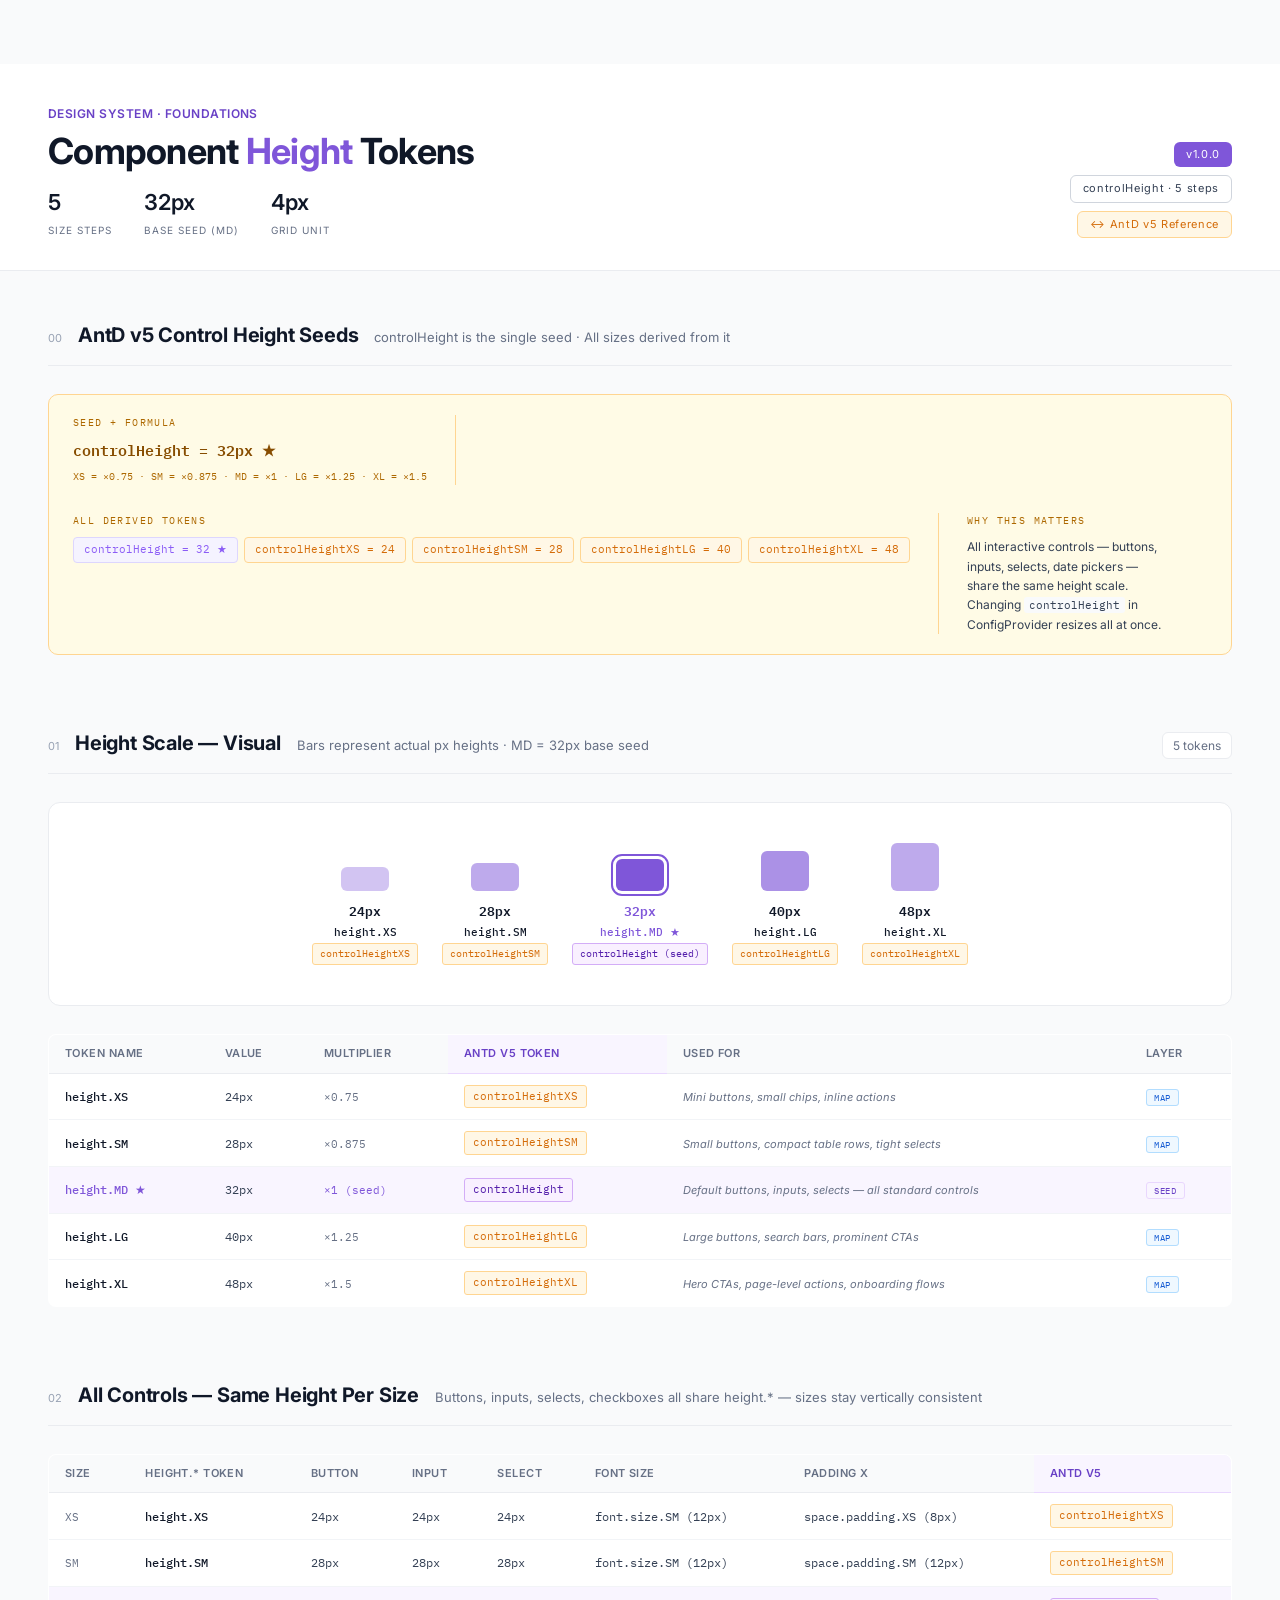
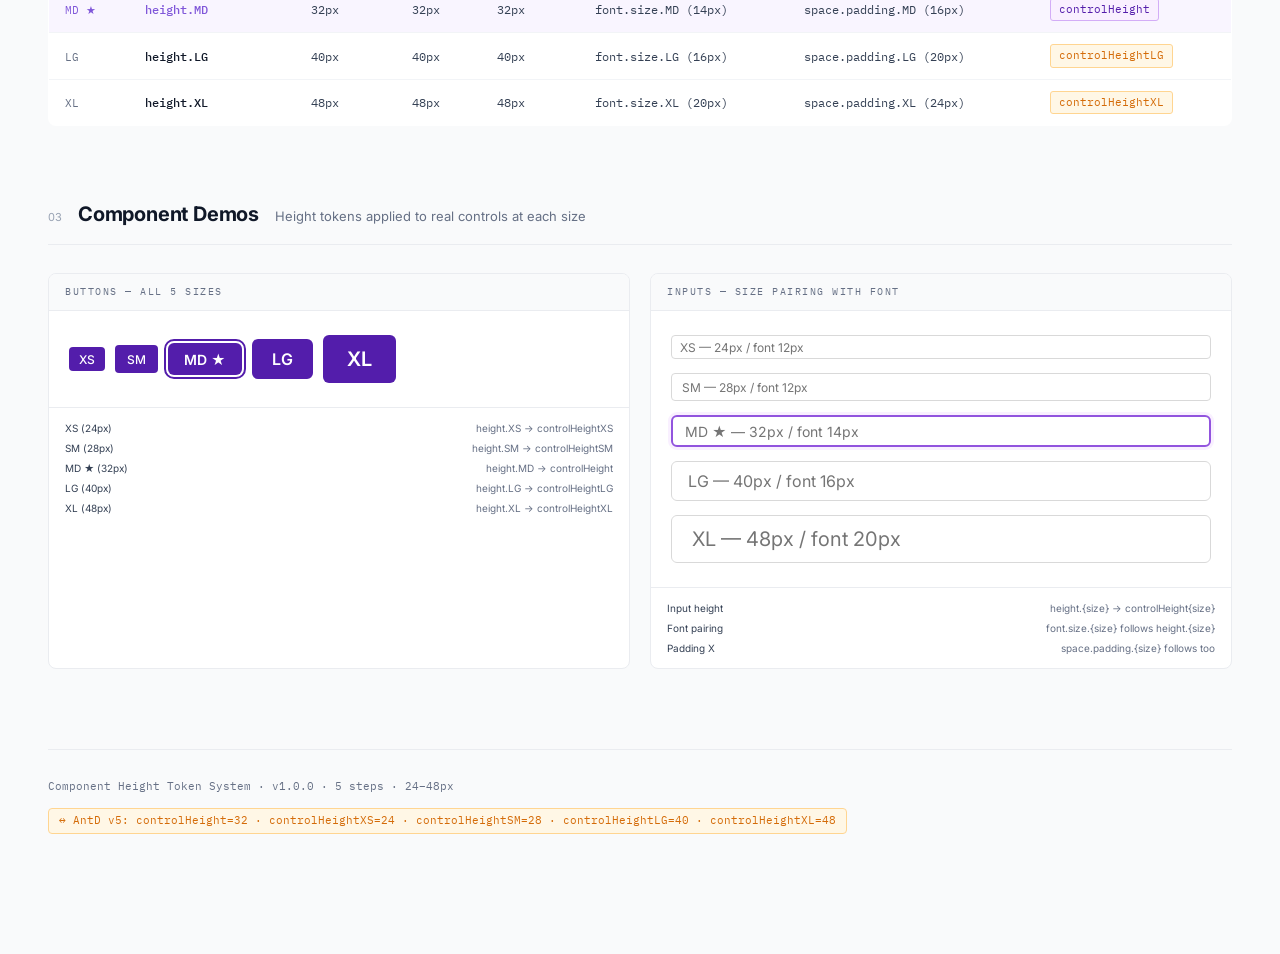
<file: pages/heights.html>
<!DOCTYPE html>
<html lang="en">
<head>
<meta charset="UTF-8">
<meta name="viewport" content="width=device-width, initial-scale=1.0">
<title>Component Height Token System</title>
<link href="https://fonts.googleapis.com/css2?family=IBM+Plex+Mono:wght@400;500;600&family=Fraunces:ital,opsz,wght@0,9..144,300;0,9..144,600&family=Inter:wght@300;400;500;600;700&display=swap" rel="stylesheet">
<style>
*,*::before,*::after{box-sizing:border-box;margin:0;padding:0}
:root{--bg:#f7f5f2;--surface:#fff;--surface-2:#f2f0ed;--ink:#1a1814;--ink-2:#5a5550;--ink-3:#9a938c;--rule:#e2ddd8;--accent:#531dab;--mono:'IBM Plex Mono',monospace;--serif:'Fraunces',serif;--sans:'Inter',sans-serif}
body{background:var(--bg);color:var(--ink);font-family:var(--sans);font-size:14px;line-height:1.6}
.page{max-width:1360px;margin:0 auto;padding:64px 48px 120px}
.page-header{border-bottom:1px solid var(--rule);padding-bottom:40px;margin-bottom:64px;display:flex;justify-content:space-between;align-items:flex-end}
.eyebrow{font-family:var(--mono);font-size:11px;letter-spacing:.12em;text-transform:uppercase;color:var(--ink-3);margin-bottom:10px}
h1{font-family:var(--serif);font-size:48px;font-weight:300;letter-spacing:-.03em;line-height:1}
h1 em{font-style:italic;color:var(--accent)}
.header-stats{display:flex;gap:32px;margin-top:16px}
.stat{display:flex;flex-direction:column;gap:2px}
.stat-value{font-family:var(--mono);font-size:22px;font-weight:600}
.stat-label{font-family:var(--mono);font-size:10px;color:var(--ink-3);letter-spacing:.1em;text-transform:uppercase}
.header-right{display:flex;flex-direction:column;align-items:flex-end;gap:8px}
.badge{font-family:var(--mono);font-size:11px;padding:4px 12px;border-radius:4px;letter-spacing:.06em}
.badge-purple{background:var(--accent);color:#fff}
.badge-outline{border:1px solid var(--rule);color:var(--ink-3)}
.badge-antd{background:#fff7e6;border:1px solid #ffd591;color:#d46b08}
.section{margin-bottom:72px;animation:fadeUp .45s ease both}
.s1{animation-delay:.04s}.s2{animation-delay:.10s}.s3{animation-delay:.17s}.s4{animation-delay:.24s}.s5{animation-delay:.31s}
.section-header{display:flex;align-items:baseline;gap:16px;margin-bottom:28px;padding-bottom:14px;border-bottom:2px solid var(--ink)}
.section-num{font-family:var(--mono);font-size:11px;color:var(--ink-3)}
.section-title{font-family:var(--serif);font-size:24px;font-weight:600;letter-spacing:-.02em}
.section-desc{font-size:12px;color:var(--ink-3)}
.section-count{margin-left:auto;font-family:var(--mono);font-size:11px;color:var(--ink-3);background:var(--surface-2);padding:3px 10px;border-radius:4px;border:1px solid var(--rule)}
.antd-card{background:#fffbe6;border:1px solid #ffd591;border-radius:10px;padding:20px 24px;display:flex;align-items:flex-start;gap:28px;margin-bottom:28px;flex-wrap:wrap}
.antd-card-label{font-family:var(--mono);font-size:10px;letter-spacing:.14em;text-transform:uppercase;color:#ad6800;margin-bottom:8px}
.antd-tokens{display:flex;flex-wrap:wrap;gap:6px}
.antd-tok{font-family:var(--mono);font-size:11px;color:#d46b08;background:#fff7e6;border:1px solid #ffd591;padding:3px 10px;border-radius:4px}
.antd-tok.seed{color:#8b5cf6;background:#f5f3ff;border-color:#ddd6fe}
.antd-divider{width:1px;background:#ffd591;align-self:stretch}
table{width:100%;border-collapse:collapse;background:var(--surface);border:1px solid var(--rule);border-radius:10px;overflow:hidden;font-size:13px;margin-bottom:8px}
thead tr{background:var(--surface-2)}
th{text-align:left;padding:10px 12px;font-family:var(--mono);font-size:9.5px;letter-spacing:.14em;text-transform:uppercase;color:var(--ink-3);font-weight:500;border-bottom:1px solid var(--rule)}
th.antd-th{color:#d46b08!important;background:#fff7e6!important;border-bottom:1px solid #ffd591!important}
td{padding:10px 12px;border-bottom:1px solid var(--surface-2);vertical-align:middle}
tr:last-child td{border-bottom:none}
tr:hover td{background:#faf9f7}
tr.base-row td{background:#faf7ff}
.t-name{font-family:var(--mono);font-size:12px;font-weight:500;color:var(--ink)}
.t-name.hi{color:var(--accent)}
.t-antd{font-family:var(--mono);font-size:11px;color:#d46b08;background:#fff7e6;border:1px solid #ffd591;padding:2px 8px;border-radius:3px;display:inline-block;white-space:nowrap}
.t-antd.none{color:var(--ink-3);background:var(--surface-2);border-color:var(--rule);font-style:italic}
.t-val{font-family:var(--mono);font-size:12px;color:var(--ink-2)}
.t-use{font-size:11px;color:var(--ink-3);font-style:italic}
.lbadge{font-family:var(--mono);font-size:9px;letter-spacing:.1em;text-transform:uppercase;padding:2px 7px;border-radius:3px;border:1px solid}
.l-seed{color:#6d28d9;border-color:#ddd6fe;background:#f5f3ff}
.l-map{color:#0369a1;border-color:#bae6fd;background:#f0f9ff}
.base-tag{font-family:var(--mono);font-size:9px;background:var(--accent);color:#fff;padding:1px 6px;border-radius:3px;margin-left:6px}
.group-row td{background:var(--surface-2);padding:7px 12px;font-family:var(--mono);font-size:10px;color:var(--ink-3);letter-spacing:.14em;text-transform:uppercase;border-bottom:1px solid var(--rule)}

/* Height scale visual */
.height-visual{background:var(--surface);border:1px solid var(--rule);border-radius:12px;padding:40px 32px;margin-bottom:28px;display:flex;align-items:flex-end;gap:24px;justify-content:center}
.hv-item{display:flex;flex-direction:column;align-items:center;gap:10px}
.hv-bar{width:48px;background:var(--accent);border-radius:6px;transition:transform .15s}
.hv-bar:hover{transform:scaleX(1.15)}
.hv-bar.base{background:var(--accent)}
.hv-bar.muted{background:var(--accent);opacity:.35}
.hv-label{display:flex;flex-direction:column;align-items:center;gap:2px;text-align:center}
.hv-token{font-family:var(--mono);font-size:11px;font-weight:500;color:var(--ink)}
.hv-token.hi{color:var(--accent)}
.hv-px{font-family:var(--mono);font-size:13px;font-weight:600;color:var(--ink)}
.hv-antd{font-family:var(--mono);font-size:10px;color:#d46b08;background:#fff7e6;border:1px solid #ffd591;padding:2px 7px;border-radius:3px;white-space:nowrap}
.hv-antd.none{color:var(--ink-3);background:var(--surface-2);border-color:var(--rule)}

/* Demo */
.demo-grid{display:grid;grid-template-columns:1fr 1fr;gap:20px}
.demo-card{background:var(--surface);border:1px solid var(--rule);border-radius:10px;overflow:hidden}
.demo-lbl{padding:10px 16px;background:var(--surface-2);border-bottom:1px solid var(--rule);font-family:var(--mono);font-size:10px;letter-spacing:.15em;text-transform:uppercase;color:var(--ink-3)}
.demo-canvas{padding:24px 20px;display:flex;flex-direction:column;gap:14px}
.demo-tokens{padding:12px 16px;border-top:1px solid var(--rule);display:flex;flex-direction:column;gap:4px}
.dtr{font-family:var(--mono);font-size:10px;color:var(--ink-3);display:flex;justify-content:space-between;gap:12px}
.dtr span:first-child{color:var(--ink-2);flex-shrink:0}

@keyframes fadeUp{from{opacity:0;transform:translateY(16px)}to{opacity:1;transform:translateY(0)}}
</style>
<link rel="stylesheet" href="../shared-theme.css">
</head>
<body>
<div class="page">

  <header class="page-header">
    <div>
      <div class="eyebrow">Design System · Foundations</div>
      <h1>Component <em>Height</em> Tokens</h1>
      <div class="header-stats">
        <div class="stat"><span class="stat-value">5</span><span class="stat-label">Size Steps</span></div>
        <div class="stat"><span class="stat-value">32px</span><span class="stat-label">Base Seed (MD)</span></div>
        <div class="stat"><span class="stat-value">4px</span><span class="stat-label">Grid Unit</span></div>
      </div>
    </div>
    <div class="header-right">
      <span class="badge badge-purple">v1.0.0</span>
      <span class="badge badge-outline">controlHeight · 5 steps</span>
      <span class="badge badge-antd">↔ AntD v5 Reference</span>
    </div>
  </header>

  <!-- 00 AntD Seeds -->
  <div class="section s1">
    <div class="section-header">
      <span class="section-num">00</span>
      <div class="section-title">AntD v5 Control Height Seeds</div>
      <div class="section-desc">controlHeight is the single seed · All sizes derived from it</div>
    </div>
    <div class="antd-card">
      <div>
        <div class="antd-card-label">Seed + formula</div>
        <div style="font-family:var(--mono);font-size:15px;font-weight:600;color:#874d00;margin-bottom:6px;">controlHeight = 32px ★</div>
        <div style="font-family:var(--mono);font-size:10px;color:#ad6800;">XS = ×0.75 · SM = ×0.875 · MD = ×1 · LG = ×1.25 · XL = ×1.5</div>
      </div>
      <div class="antd-divider"></div>
      <div>
        <div class="antd-card-label">All derived tokens</div>
        <div class="antd-tokens">
          <span class="antd-tok seed">controlHeight = 32 ★</span>
          <span class="antd-tok">controlHeightXS = 24</span>
          <span class="antd-tok">controlHeightSM = 28</span>
          <span class="antd-tok">controlHeightLG = 40</span>
          <span class="antd-tok">controlHeightXL = 48</span>
        </div>
      </div>
      <div class="antd-divider"></div>
      <div>
        <div class="antd-card-label">Why this matters</div>
        <div style="font-family:var(--sans);font-size:12px;color:var(--ink-2);max-width:200px;">All interactive controls — buttons, inputs, selects, date pickers — share the same height scale. Changing <code style="font-family:var(--mono);font-size:11px;background:var(--surface-2);padding:1px 5px;border-radius:3px;">controlHeight</code> in ConfigProvider resizes all at once.</div>
      </div>
    </div>
  </div>

  <!-- 01 Height Scale Visual -->
  <div class="section s2">
    <div class="section-header">
      <span class="section-num">01</span>
      <div class="section-title">Height Scale — Visual</div>
      <div class="section-desc">Bars represent actual px heights · MD = 32px base seed</div>
      <div class="section-count">5 tokens</div>
    </div>

    <div class="height-visual">
      <div class="hv-item">
        <div class="hv-bar muted" style="height:24px;"></div>
        <div class="hv-label">
          <span class="hv-px">24px</span>
          <span class="hv-token">height.XS</span>
          <span class="hv-antd">controlHeightXS</span>
        </div>
      </div>
      <div class="hv-item">
        <div class="hv-bar muted" style="height:28px;opacity:.5;"></div>
        <div class="hv-label">
          <span class="hv-px">28px</span>
          <span class="hv-token">height.SM</span>
          <span class="hv-antd">controlHeightSM</span>
        </div>
      </div>
      <div class="hv-item">
        <div class="hv-bar base" style="height:32px;outline:2px solid var(--accent);outline-offset:3px;"></div>
        <div class="hv-label">
          <span class="hv-px" style="color:var(--accent);">32px</span>
          <span class="hv-token hi">height.MD ★</span>
          <span class="hv-antd" style="color:#531dab;background:#f9f0ff;border-color:#d3adf7;">controlHeight (seed)</span>
        </div>
      </div>
      <div class="hv-item">
        <div class="hv-bar muted" style="height:40px;opacity:.65;"></div>
        <div class="hv-label">
          <span class="hv-px">40px</span>
          <span class="hv-token">height.LG</span>
          <span class="hv-antd">controlHeightLG</span>
        </div>
      </div>
      <div class="hv-item">
        <div class="hv-bar muted" style="height:48px;opacity:.5;"></div>
        <div class="hv-label">
          <span class="hv-px">48px</span>
          <span class="hv-token">height.XL</span>
          <span class="hv-antd">controlHeightXL</span>
        </div>
      </div>
    </div>

    <table>
      <thead>
        <tr>
          <th>Token Name</th>
          <th>Value</th>
          <th>Multiplier</th>
          <th class="antd-th">AntD v5 Token</th>
          <th>Used For</th>
          <th>Layer</th>
        </tr>
      </thead>
      <tbody>
        <tr><td><span class="t-name">height.XS</span></td><td><span class="t-val">24px</span></td><td><span style="font-family:var(--mono);font-size:11px;color:var(--ink-3);">×0.75</span></td><td><span class="t-antd">controlHeightXS</span></td><td><span class="t-use">Mini buttons, small chips, inline actions</span></td><td><span class="lbadge l-map">Map</span></td></tr>
        <tr><td><span class="t-name">height.SM</span></td><td><span class="t-val">28px</span></td><td><span style="font-family:var(--mono);font-size:11px;color:var(--ink-3);">×0.875</span></td><td><span class="t-antd">controlHeightSM</span></td><td><span class="t-use">Small buttons, compact table rows, tight selects</span></td><td><span class="lbadge l-map">Map</span></td></tr>
        <tr class="base-row"><td><span class="t-name hi">height.MD ★</span></td><td><span class="t-val">32px</span></td><td><span style="font-family:var(--mono);font-size:11px;color:var(--accent);">×1 (seed)</span></td><td><span class="t-antd" style="color:#531dab;background:#f9f0ff;border-color:#d3adf7;">controlHeight</span></td><td><span class="t-use">Default buttons, inputs, selects — all standard controls</span></td><td><span class="lbadge l-seed">Seed</span></td></tr>
        <tr><td><span class="t-name">height.LG</span></td><td><span class="t-val">40px</span></td><td><span style="font-family:var(--mono);font-size:11px;color:var(--ink-3);">×1.25</span></td><td><span class="t-antd">controlHeightLG</span></td><td><span class="t-use">Large buttons, search bars, prominent CTAs</span></td><td><span class="lbadge l-map">Map</span></td></tr>
        <tr><td><span class="t-name">height.XL</span></td><td><span class="t-val">48px</span></td><td><span style="font-family:var(--mono);font-size:11px;color:var(--ink-3);">×1.5</span></td><td><span class="t-antd">controlHeightXL</span></td><td><span class="t-use">Hero CTAs, page-level actions, onboarding flows</span></td><td><span class="lbadge l-map">Map</span></td></tr>
      </tbody>
    </table>
  </div>

  <!-- 02 All controls applied -->
  <div class="section s3">
    <div class="section-header">
      <span class="section-num">02</span>
      <div class="section-title">All Controls — Same Height Per Size</div>
      <div class="section-desc">Buttons, inputs, selects, checkboxes all share height.* — sizes stay vertically consistent</div>
    </div>

    <table>
      <thead>
        <tr><th>Size</th><th>height.* Token</th><th>Button</th><th>Input</th><th>Select</th><th>Font Size</th><th>Padding X</th><th class="antd-th">AntD v5</th></tr>
      </thead>
      <tbody>
        <tr><td><span style="font-family:var(--mono);font-size:11px;color:var(--ink-3);">XS</span></td><td><span class="t-name">height.XS</span></td><td><span class="t-val">24px</span></td><td><span class="t-val">24px</span></td><td><span class="t-val">24px</span></td><td><span class="t-val">font.size.SM (12px)</span></td><td><span class="t-val">space.padding.XS (8px)</span></td><td><span class="t-antd">controlHeightXS</span></td></tr>
        <tr><td><span style="font-family:var(--mono);font-size:11px;color:var(--ink-3);">SM</span></td><td><span class="t-name">height.SM</span></td><td><span class="t-val">28px</span></td><td><span class="t-val">28px</span></td><td><span class="t-val">28px</span></td><td><span class="t-val">font.size.SM (12px)</span></td><td><span class="t-val">space.padding.SM (12px)</span></td><td><span class="t-antd">controlHeightSM</span></td></tr>
        <tr class="base-row"><td><span style="font-family:var(--mono);font-size:11px;color:var(--accent);">MD ★</span></td><td><span class="t-name hi">height.MD</span></td><td><span class="t-val">32px</span></td><td><span class="t-val">32px</span></td><td><span class="t-val">32px</span></td><td><span class="t-val">font.size.MD (14px)</span></td><td><span class="t-val">space.padding.MD (16px)</span></td><td><span class="t-antd" style="color:#531dab;background:#f9f0ff;border-color:#d3adf7;">controlHeight</span></td></tr>
        <tr><td><span style="font-family:var(--mono);font-size:11px;color:var(--ink-3);">LG</span></td><td><span class="t-name">height.LG</span></td><td><span class="t-val">40px</span></td><td><span class="t-val">40px</span></td><td><span class="t-val">40px</span></td><td><span class="t-val">font.size.LG (16px)</span></td><td><span class="t-val">space.padding.LG (20px)</span></td><td><span class="t-antd">controlHeightLG</span></td></tr>
        <tr><td><span style="font-family:var(--mono);font-size:11px;color:var(--ink-3);">XL</span></td><td><span class="t-name">height.XL</span></td><td><span class="t-val">48px</span></td><td><span class="t-val">48px</span></td><td><span class="t-val">48px</span></td><td><span class="t-val">font.size.XL (20px)</span></td><td><span class="t-val">space.padding.XL (24px)</span></td><td><span class="t-antd">controlHeightXL</span></td></tr>
      </tbody>
    </table>
  </div>

  <!-- 03 Demo -->
  <div class="section s4">
    <div class="section-header">
      <span class="section-num">03</span>
      <div class="section-title">Component Demos</div>
      <div class="section-desc">Height tokens applied to real controls at each size</div>
    </div>
    <div class="demo-grid">
      <div class="demo-card">
        <div class="demo-lbl">Buttons — All 5 Sizes</div>
        <div class="demo-canvas" style="flex-direction:row;align-items:center;flex-wrap:wrap;gap:10px;">
          <button style="height:24px;padding:0 10px;background:#531dab;color:#fff;border:none;border-radius:4px;font-size:12px;font-weight:500;font-family:var(--sans);cursor:default;">XS</button>
          <button style="height:28px;padding:0 12px;background:#531dab;color:#fff;border:none;border-radius:4px;font-size:12px;font-weight:500;font-family:var(--sans);cursor:default;">SM</button>
          <button style="height:32px;padding:0 16px;background:#531dab;color:#fff;border:none;border-radius:6px;font-size:14px;font-weight:600;font-family:var(--sans);cursor:default;outline:2px solid #531dab;outline-offset:2px;">MD ★</button>
          <button style="height:40px;padding:0 20px;background:#531dab;color:#fff;border:none;border-radius:6px;font-size:16px;font-weight:600;font-family:var(--sans);cursor:default;">LG</button>
          <button style="height:48px;padding:0 24px;background:#531dab;color:#fff;border:none;border-radius:6px;font-size:20px;font-weight:600;font-family:var(--sans);cursor:default;">XL</button>
        </div>
        <div class="demo-tokens">
          <div class="dtr"><span>XS (24px)</span><span>height.XS → controlHeightXS</span></div>
          <div class="dtr"><span>SM (28px)</span><span>height.SM → controlHeightSM</span></div>
          <div class="dtr"><span>MD ★ (32px)</span><span>height.MD → controlHeight</span></div>
          <div class="dtr"><span>LG (40px)</span><span>height.LG → controlHeightLG</span></div>
          <div class="dtr"><span>XL (48px)</span><span>height.XL → controlHeightXL</span></div>
        </div>
      </div>

      <div class="demo-card">
        <div class="demo-lbl">Inputs — Size Pairing with Font</div>
        <div class="demo-canvas">
          <input style="height:24px;padding:0 8px;border:1px solid #d9d9d9;border-radius:4px;font-size:12px;font-family:var(--sans);background:#fff;color:var(--ink);" placeholder="XS — 24px / font 12px" readonly>
          <input style="height:28px;padding:0 10px;border:1px solid #d9d9d9;border-radius:4px;font-size:12px;font-family:var(--sans);background:#fff;color:var(--ink);" placeholder="SM — 28px / font 12px" readonly>
          <input style="height:32px;padding:0 12px;border:2px solid #9254de;border-radius:6px;font-size:14px;font-family:var(--sans);background:#fff;color:var(--ink);box-shadow:0 0 0 3px #f9f0ff;" placeholder="MD ★ — 32px / font 14px" readonly>
          <input style="height:40px;padding:0 16px;border:1px solid #d9d9d9;border-radius:6px;font-size:16px;font-family:var(--sans);background:#fff;color:var(--ink);" placeholder="LG — 40px / font 16px" readonly>
          <input style="height:48px;padding:0 20px;border:1px solid #d9d9d9;border-radius:6px;font-size:20px;font-family:var(--sans);background:#fff;color:var(--ink);" placeholder="XL — 48px / font 20px" readonly>
        </div>
        <div class="demo-tokens">
          <div class="dtr"><span>Input height</span><span>height.{size} → controlHeight{size}</span></div>
          <div class="dtr"><span>Font pairing</span><span>font.size.{size} follows height.{size}</span></div>
          <div class="dtr"><span>Padding X</span><span>space.padding.{size} follows too</span></div>
        </div>
      </div>
    </div>
  </div>

  <footer style="border-top:1px solid var(--rule);padding-top:28px;margin-top:80px;display:flex;justify-content:space-between;align-items:center;flex-wrap:wrap;gap:12px;">
    <span style="font-family:var(--mono);font-size:11px;color:var(--ink-3);">Component Height Token System · v1.0.0 · 5 steps · 24–48px</span>
    <span style="font-family:var(--mono);font-size:11px;color:#d46b08;background:#fff7e6;border:1px solid #ffd591;padding:3px 10px;border-radius:4px;">↔ AntD v5: controlHeight=32 · controlHeightXS=24 · controlHeightSM=28 · controlHeightLG=40 · controlHeightXL=48</span>
  </footer>
</div>
</body>
</html>
</file>
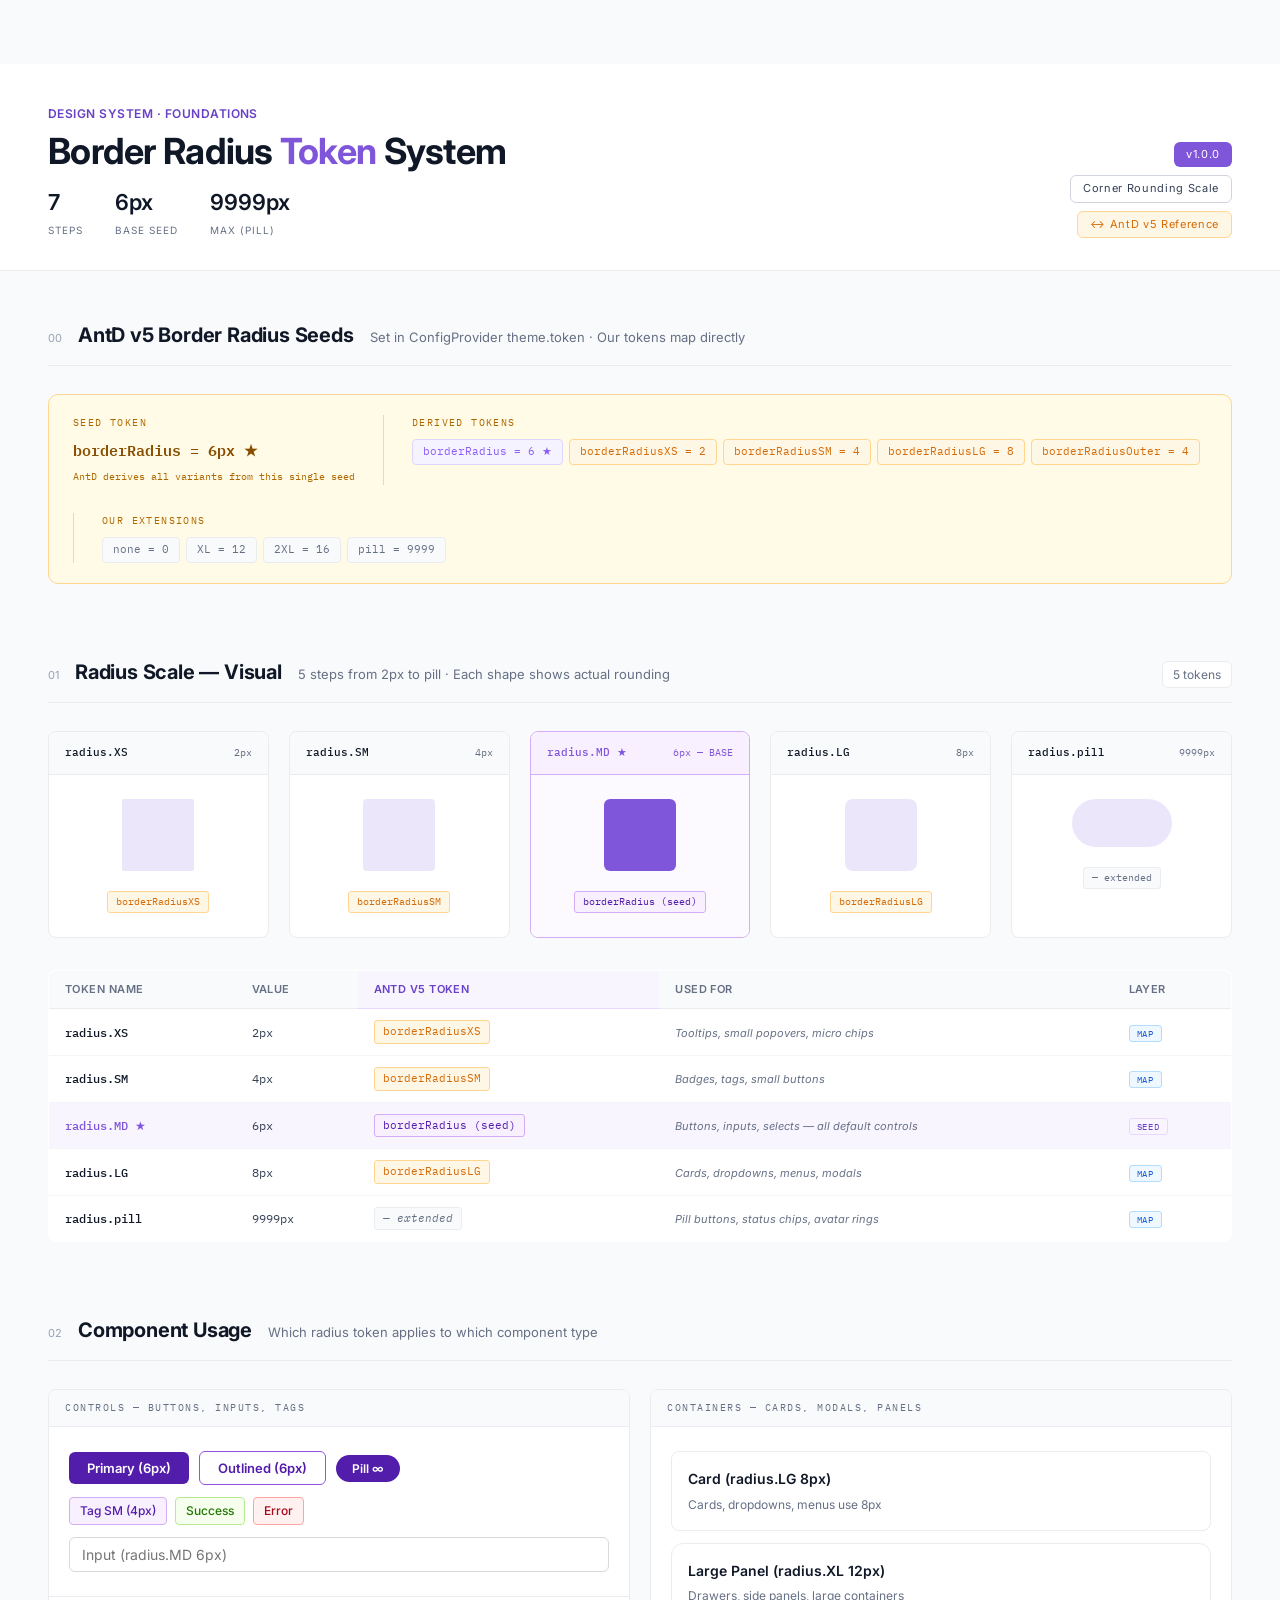
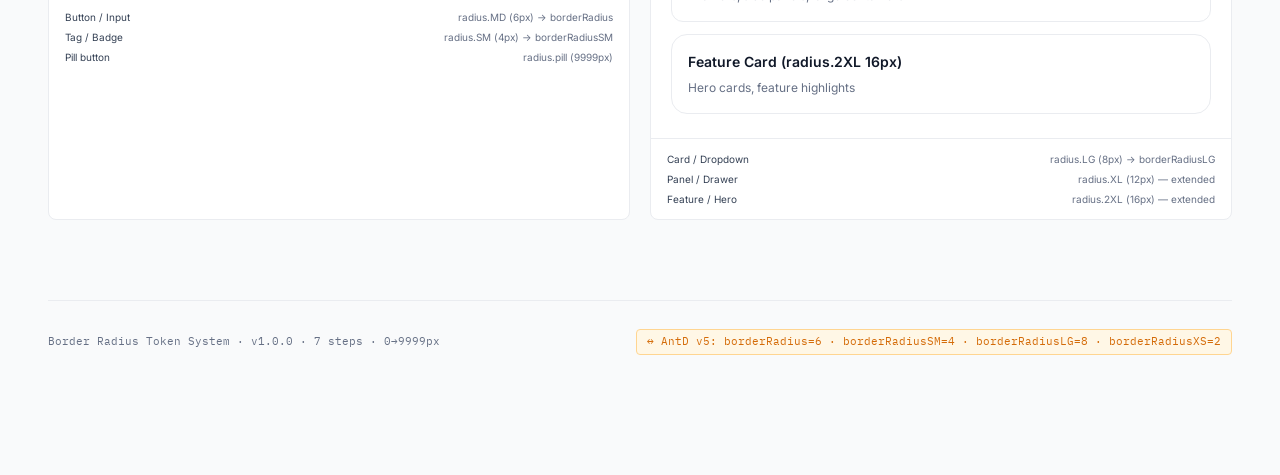
<file: pages/radius.html>
<!DOCTYPE html>
<html lang="en">
<head>
<meta charset="UTF-8">
<meta name="viewport" content="width=device-width, initial-scale=1.0">
<title>Border Radius Token System</title>
<link href="https://fonts.googleapis.com/css2?family=IBM+Plex+Mono:wght@400;500;600&family=Fraunces:ital,opsz,wght@0,9..144,300;0,9..144,600&family=Inter:wght@300;400;500;600;700&display=swap" rel="stylesheet">
<style>
*,*::before,*::after{box-sizing:border-box;margin:0;padding:0}
:root{--bg:#f7f5f2;--surface:#fff;--surface-2:#f2f0ed;--ink:#1a1814;--ink-2:#5a5550;--ink-3:#9a938c;--rule:#e2ddd8;--accent:#531dab;--mono:'IBM Plex Mono',monospace;--serif:'Fraunces',serif;--sans:'Inter',sans-serif}
body{background:var(--bg);color:var(--ink);font-family:var(--sans);font-size:14px;line-height:1.6}
.page{max-width:1360px;margin:0 auto;padding:64px 48px 120px}
.page-header{border-bottom:1px solid var(--rule);padding-bottom:40px;margin-bottom:64px;display:flex;justify-content:space-between;align-items:flex-end}
.eyebrow{font-family:var(--mono);font-size:11px;letter-spacing:.12em;text-transform:uppercase;color:var(--ink-3);margin-bottom:10px}
h1{font-family:var(--serif);font-size:48px;font-weight:300;letter-spacing:-.03em;line-height:1}
h1 em{font-style:italic;color:var(--accent)}
.header-stats{display:flex;gap:32px;margin-top:16px}
.stat{display:flex;flex-direction:column;gap:2px}
.stat-value{font-family:var(--mono);font-size:22px;font-weight:600}
.stat-label{font-family:var(--mono);font-size:10px;color:var(--ink-3);letter-spacing:.1em;text-transform:uppercase}
.header-right{display:flex;flex-direction:column;align-items:flex-end;gap:8px}
.badge{font-family:var(--mono);font-size:11px;padding:4px 12px;border-radius:4px;letter-spacing:.06em}
.badge-purple{background:var(--accent);color:#fff}
.badge-outline{border:1px solid var(--rule);color:var(--ink-3)}
.badge-antd{background:#fff7e6;border:1px solid #ffd591;color:#d46b08}
.section{margin-bottom:72px;animation:fadeUp .45s ease both}
.s1{animation-delay:.04s}.s2{animation-delay:.10s}.s3{animation-delay:.17s}.s4{animation-delay:.24s}.s5{animation-delay:.31s}
.section-header{display:flex;align-items:baseline;gap:16px;margin-bottom:28px;padding-bottom:14px;border-bottom:2px solid var(--ink)}
.section-num{font-family:var(--mono);font-size:11px;color:var(--ink-3)}
.section-title{font-family:var(--serif);font-size:24px;font-weight:600;letter-spacing:-.02em}
.section-desc{font-size:12px;color:var(--ink-3)}
.section-count{margin-left:auto;font-family:var(--mono);font-size:11px;color:var(--ink-3);background:var(--surface-2);padding:3px 10px;border-radius:4px;border:1px solid var(--rule)}
.antd-card{background:#fffbe6;border:1px solid #ffd591;border-radius:10px;padding:20px 24px;display:flex;align-items:flex-start;gap:28px;margin-bottom:28px;flex-wrap:wrap}
.antd-card-label{font-family:var(--mono);font-size:10px;letter-spacing:.14em;text-transform:uppercase;color:#ad6800;margin-bottom:8px}
.antd-tokens{display:flex;flex-wrap:wrap;gap:6px}
.antd-tok{font-family:var(--mono);font-size:11px;color:#d46b08;background:#fff7e6;border:1px solid #ffd591;padding:3px 10px;border-radius:4px}
.antd-tok.seed{color:#8b5cf6;background:#f5f3ff;border-color:#ddd6fe}
.antd-divider{width:1px;background:#ffd591;align-self:stretch}
table{width:100%;border-collapse:collapse;background:var(--surface);border:1px solid var(--rule);border-radius:10px;overflow:hidden;font-size:13px;margin-bottom:8px}
thead tr{background:var(--surface-2)}
th{text-align:left;padding:10px 12px;font-family:var(--mono);font-size:9.5px;letter-spacing:.14em;text-transform:uppercase;color:var(--ink-3);font-weight:500;border-bottom:1px solid var(--rule)}
th.antd-th{color:#d46b08!important;background:#fff7e6!important;border-bottom:1px solid #ffd591!important}
td{padding:10px 12px;border-bottom:1px solid var(--surface-2);vertical-align:middle}
tr:last-child td{border-bottom:none}
tr:hover td{background:#faf9f7}
tr.base-row td{background:#faf7ff}
.t-name{font-family:var(--mono);font-size:12px;font-weight:500;color:var(--ink)}
.t-name.hi{color:var(--accent)}
.t-antd{font-family:var(--mono);font-size:11px;color:#d46b08;background:#fff7e6;border:1px solid #ffd591;padding:2px 8px;border-radius:3px;display:inline-block;white-space:nowrap}
.t-antd.none{color:var(--ink-3);background:var(--surface-2);border-color:var(--rule);font-style:italic}
.t-val{font-family:var(--mono);font-size:12px;color:var(--ink-2)}
.t-use{font-size:11px;color:var(--ink-3);font-style:italic}
.lbadge{font-family:var(--mono);font-size:9px;letter-spacing:.1em;text-transform:uppercase;padding:2px 7px;border-radius:3px;border:1px solid}
.l-seed{color:#6d28d9;border-color:#ddd6fe;background:#f5f3ff}
.l-map{color:#0369a1;border-color:#bae6fd;background:#f0f9ff}
.base-tag{font-family:var(--mono);font-size:9px;background:var(--accent);color:#fff;padding:1px 6px;border-radius:3px;margin-left:6px}

/* Visual scale */
.radius-scale{display:grid;grid-template-columns:repeat(5,1fr);gap:20px;margin-bottom:32px}
.radius-card{background:var(--surface);border:1px solid var(--rule);border-radius:8px;overflow:hidden}
.rc-head{padding:12px 16px;background:var(--surface-2);border-bottom:1px solid var(--rule);display:flex;justify-content:space-between;align-items:center}
.rc-token{font-family:var(--mono);font-size:11px;font-weight:500;color:var(--ink)}
.rc-token.hi{color:var(--accent)}
.rc-val{font-family:var(--mono);font-size:10px;color:var(--ink-3)}
.rc-body{padding:24px;display:flex;align-items:center;justify-content:center;min-height:100px;gap:16px;flex-direction:column}
.rc-shape{width:72px;height:72px;background:var(--accent);opacity:.15}
.rc-shape.accent{background:var(--accent);opacity:1}
.rc-antd{font-family:var(--mono);font-size:10px;color:#d46b08;background:#fff7e6;border:1px solid #ffd591;padding:2px 8px;border-radius:3px;margin-top:4px}
.rc-antd.none{color:var(--ink-3);background:var(--surface-2);border-color:var(--rule)}

/* Component demos */
.demo-grid{display:grid;grid-template-columns:1fr 1fr;gap:20px}
.demo-card{background:var(--surface);border:1px solid var(--rule);border-radius:10px;overflow:hidden}
.demo-lbl{padding:10px 16px;background:var(--surface-2);border-bottom:1px solid var(--rule);font-family:var(--mono);font-size:10px;letter-spacing:.15em;text-transform:uppercase;color:var(--ink-3)}
.demo-canvas{padding:24px 20px;display:flex;flex-direction:column;gap:12px}
.demo-tokens{padding:12px 16px;border-top:1px solid var(--rule);display:flex;flex-direction:column;gap:4px}
.dtr{font-family:var(--mono);font-size:10px;color:var(--ink-3);display:flex;justify-content:space-between;gap:12px}
.dtr span:first-child{color:var(--ink-2);flex-shrink:0}

@keyframes fadeUp{from{opacity:0;transform:translateY(16px)}to{opacity:1;transform:translateY(0)}}
</style>
<link rel="stylesheet" href="../shared-theme.css">
</head>
<body>
<div class="page">

  <header class="page-header">
    <div>
      <div class="eyebrow">Design System · Foundations</div>
      <h1>Border Radius <em>Token</em> System</h1>
      <div class="header-stats">
        <div class="stat"><span class="stat-value">7</span><span class="stat-label">Steps</span></div>
        <div class="stat"><span class="stat-value">6px</span><span class="stat-label">Base Seed</span></div>
        <div class="stat"><span class="stat-value">9999px</span><span class="stat-label">Max (Pill)</span></div>
      </div>
    </div>
    <div class="header-right">
      <span class="badge badge-purple">v1.0.0</span>
      <span class="badge badge-outline">Corner Rounding Scale</span>
      <span class="badge badge-antd">↔ AntD v5 Reference</span>
    </div>
  </header>

  <!-- 00 AntD Seeds -->
  <div class="section s1">
    <div class="section-header">
      <span class="section-num">00</span>
      <div class="section-title">AntD v5 Border Radius Seeds</div>
      <div class="section-desc">Set in ConfigProvider theme.token · Our tokens map directly</div>
    </div>
    <div class="antd-card">
      <div>
        <div class="antd-card-label">Seed token</div>
        <div style="font-family:var(--mono);font-size:15px;font-weight:600;color:#874d00;margin-bottom:6px;">borderRadius = 6px ★</div>
        <div style="font-family:var(--mono);font-size:10px;color:#ad6800;">AntD derives all variants from this single seed</div>
      </div>
      <div class="antd-divider"></div>
      <div>
        <div class="antd-card-label">Derived tokens</div>
        <div class="antd-tokens">
          <span class="antd-tok seed">borderRadius = 6 ★</span>
          <span class="antd-tok">borderRadiusXS = 2</span>
          <span class="antd-tok">borderRadiusSM = 4</span>
          <span class="antd-tok">borderRadiusLG = 8</span>
          <span class="antd-tok">borderRadiusOuter = 4</span>
        </div>
      </div>
      <div class="antd-divider"></div>
      <div>
        <div class="antd-card-label">Our extensions</div>
        <div class="antd-tokens">
          <span class="antd-tok" style="color:var(--ink-3);background:var(--surface-2);border-color:var(--rule);">none = 0</span>
          <span class="antd-tok" style="color:var(--ink-3);background:var(--surface-2);border-color:var(--rule);">XL = 12</span>
          <span class="antd-tok" style="color:var(--ink-3);background:var(--surface-2);border-color:var(--rule);">2XL = 16</span>
          <span class="antd-tok" style="color:var(--ink-3);background:var(--surface-2);border-color:var(--rule);">pill = 9999</span>
        </div>
      </div>
    </div>
  </div>

  <!-- 01 Visual Scale -->
  <div class="section s2">
    <div class="section-header">
      <span class="section-num">01</span>
      <div class="section-title">Radius Scale — Visual</div>
      <div class="section-desc">5 steps from 2px to pill · Each shape shows actual rounding</div>
      <div class="section-count">5 tokens</div>
    </div>

    <div class="radius-scale">
      <div class="radius-card">
        <div class="rc-head"><span class="rc-token">radius.XS</span><span class="rc-val">2px</span></div>
        <div class="rc-body">
          <div class="rc-shape" style="border-radius:2px;"></div>
          <span class="rc-antd">borderRadiusXS</span>
        </div>
      </div>
      <div class="radius-card">
        <div class="rc-head"><span class="rc-token">radius.SM</span><span class="rc-val">4px</span></div>
        <div class="rc-body">
          <div class="rc-shape" style="border-radius:4px;"></div>
          <span class="rc-antd">borderRadiusSM</span>
        </div>
      </div>
      <div class="radius-card" style="border-color:#d3adf7;">
        <div class="rc-head" style="background:#f9f0ff;border-color:#d3adf7;"><span class="rc-token hi">radius.MD ★</span><span class="rc-val" style="color:var(--accent);">6px — BASE</span></div>
        <div class="rc-body" style="background:#fdfaff;">
          <div class="rc-shape accent" style="border-radius:6px;"></div>
          <span class="rc-antd" style="color:#531dab;background:#f9f0ff;border-color:#d3adf7;">borderRadius (seed)</span>
        </div>
      </div>
      <div class="radius-card">
        <div class="rc-head"><span class="rc-token">radius.LG</span><span class="rc-val">8px</span></div>
        <div class="rc-body">
          <div class="rc-shape" style="border-radius:8px;"></div>
          <span class="rc-antd">borderRadiusLG</span>
        </div>
      </div>
      <div class="radius-card">
        <div class="rc-head"><span class="rc-token">radius.pill</span><span class="rc-val">9999px</span></div>
        <div class="rc-body">
          <div class="rc-shape" style="border-radius:9999px;width:100px;height:48px;"></div>
          <span class="rc-antd none">— extended</span>
        </div>
      </div>
    </div>

    <table>
      <thead>
        <tr>
          <th>Token Name</th>
          <th>Value</th>
          <th class="antd-th">AntD v5 Token</th>
          <th>Used For</th>
          <th>Layer</th>
        </tr>
      </thead>
      <tbody>
        <tr><td><span class="t-name">radius.XS</span></td><td><span class="t-val">2px</span></td><td><span class="t-antd">borderRadiusXS</span></td><td><span class="t-use">Tooltips, small popovers, micro chips</span></td><td><span class="lbadge l-map">Map</span></td></tr>
        <tr><td><span class="t-name">radius.SM</span></td><td><span class="t-val">4px</span></td><td><span class="t-antd">borderRadiusSM</span></td><td><span class="t-use">Badges, tags, small buttons</span></td><td><span class="lbadge l-map">Map</span></td></tr>
        <tr class="base-row"><td><span class="t-name hi">radius.MD ★</span></td><td><span class="t-val">6px</span></td><td><span class="t-antd" style="color:#531dab;background:#f9f0ff;border-color:#d3adf7;">borderRadius (seed)</span></td><td><span class="t-use">Buttons, inputs, selects — all default controls</span></td><td><span class="lbadge l-seed">Seed</span></td></tr>
        <tr><td><span class="t-name">radius.LG</span></td><td><span class="t-val">8px</span></td><td><span class="t-antd">borderRadiusLG</span></td><td><span class="t-use">Cards, dropdowns, menus, modals</span></td><td><span class="lbadge l-map">Map</span></td></tr>
        <tr><td><span class="t-name">radius.pill</span></td><td><span class="t-val">9999px</span></td><td><span class="t-antd none">— extended</span></td><td><span class="t-use">Pill buttons, status chips, avatar rings</span></td><td><span class="lbadge l-map">Map</span></td></tr>
      </tbody>
    </table>
  </div>

  <!-- 02 Component demos -->
  <div class="section s3">
    <div class="section-header">
      <span class="section-num">02</span>
      <div class="section-title">Component Usage</div>
      <div class="section-desc">Which radius token applies to which component type</div>
    </div>
    <div class="demo-grid">
      <div class="demo-card">
        <div class="demo-lbl">Controls — Buttons, Inputs, Tags</div>
        <div class="demo-canvas">
          <div style="display:flex;gap:10px;flex-wrap:wrap;align-items:center;">
            <button style="background:#531dab;color:#fff;border:none;padding:8px 18px;border-radius:6px;font-size:13px;font-weight:600;font-family:var(--sans);cursor:default;">Primary (6px)</button>
            <button style="background:#fff;color:#531dab;border:1px solid #9254de;padding:8px 18px;border-radius:6px;font-size:13px;font-weight:600;font-family:var(--sans);cursor:default;">Outlined (6px)</button>
            <button style="background:#531dab;color:#fff;border:none;padding:6px 16px;border-radius:9999px;font-size:12px;font-weight:600;font-family:var(--sans);cursor:default;">Pill ∞</button>
          </div>
          <div style="display:flex;gap:8px;flex-wrap:wrap;align-items:center;">
            <span style="font-size:12px;font-weight:500;font-family:var(--sans);padding:3px 10px;border-radius:4px;background:#f9f0ff;color:#531dab;border:1px solid #d3adf7;">Tag SM (4px)</span>
            <span style="font-size:12px;font-weight:500;font-family:var(--sans);padding:3px 10px;border-radius:4px;background:#f6ffed;color:#237804;border:1px solid #b7eb8f;">Success</span>
            <span style="font-size:12px;font-weight:500;font-family:var(--sans);padding:3px 10px;border-radius:4px;background:#fff1f0;color:#a8071a;border:1px solid #ffa39e;">Error</span>
          </div>
          <input style="border:1px solid #d9d9d9;border-radius:6px;padding:8px 12px;font-size:14px;font-family:var(--sans);width:100%;" placeholder="Input (radius.MD 6px)" readonly>
        </div>
        <div class="demo-tokens">
          <div class="dtr"><span>Button / Input</span><span>radius.MD (6px) → borderRadius</span></div>
          <div class="dtr"><span>Tag / Badge</span><span>radius.SM (4px) → borderRadiusSM</span></div>
          <div class="dtr"><span>Pill button</span><span>radius.pill (9999px)</span></div>
        </div>
      </div>

      <div class="demo-card">
        <div class="demo-lbl">Containers — Cards, Modals, Panels</div>
        <div class="demo-canvas">
          <div style="border:1px solid var(--rule);border-radius:8px;padding:16px;background:#fff;">
            <div style="font-size:14px;font-weight:600;font-family:var(--sans);margin-bottom:4px;">Card (radius.LG 8px)</div>
            <div style="font-size:12px;color:var(--ink-3);font-family:var(--sans);">Cards, dropdowns, menus use 8px</div>
          </div>
          <div style="border:1px solid var(--rule);border-radius:12px;padding:16px;background:#fff;">
            <div style="font-size:14px;font-weight:600;font-family:var(--sans);margin-bottom:4px;">Large Panel (radius.XL 12px)</div>
            <div style="font-size:12px;color:var(--ink-3);font-family:var(--sans);">Drawers, side panels, large containers</div>
          </div>
          <div style="border:1px solid var(--rule);border-radius:16px;padding:16px;background:#fff;">
            <div style="font-size:14px;font-weight:600;font-family:var(--sans);margin-bottom:4px;">Feature Card (radius.2XL 16px)</div>
            <div style="font-size:12px;color:var(--ink-3);font-family:var(--sans);">Hero cards, feature highlights</div>
          </div>
        </div>
        <div class="demo-tokens">
          <div class="dtr"><span>Card / Dropdown</span><span>radius.LG (8px) → borderRadiusLG</span></div>
          <div class="dtr"><span>Panel / Drawer</span><span>radius.XL (12px) — extended</span></div>
          <div class="dtr"><span>Feature / Hero</span><span>radius.2XL (16px) — extended</span></div>
        </div>
      </div>
    </div>
  </div>

  <footer style="border-top:1px solid var(--rule);padding-top:28px;margin-top:80px;display:flex;justify-content:space-between;align-items:center;flex-wrap:wrap;gap:12px;">
    <span style="font-family:var(--mono);font-size:11px;color:var(--ink-3);">Border Radius Token System · v1.0.0 · 7 steps · 0→9999px</span>
    <span style="font-family:var(--mono);font-size:11px;color:#d46b08;background:#fff7e6;border:1px solid #ffd591;padding:3px 10px;border-radius:4px;">↔ AntD v5: borderRadius=6 · borderRadiusSM=4 · borderRadiusLG=8 · borderRadiusXS=2</span>
  </footer>

</div>
</body>
</html>
</file>
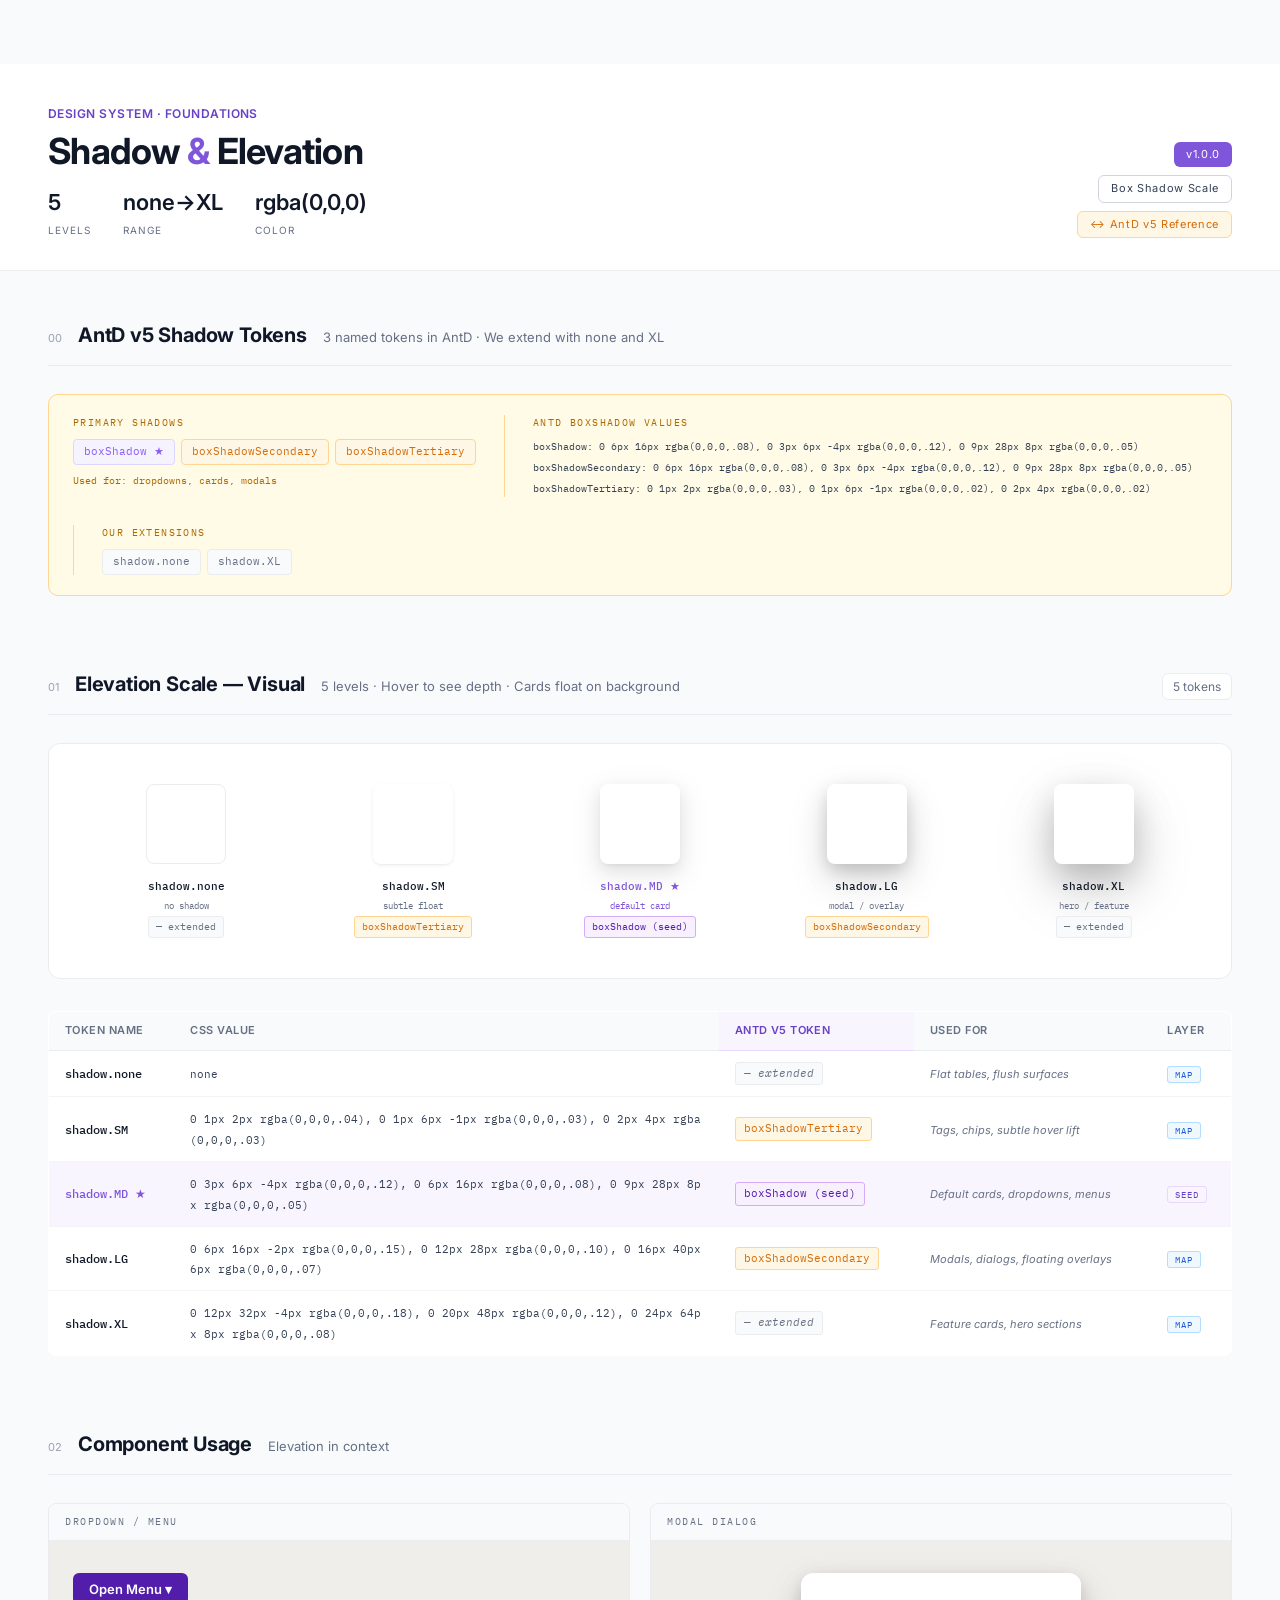
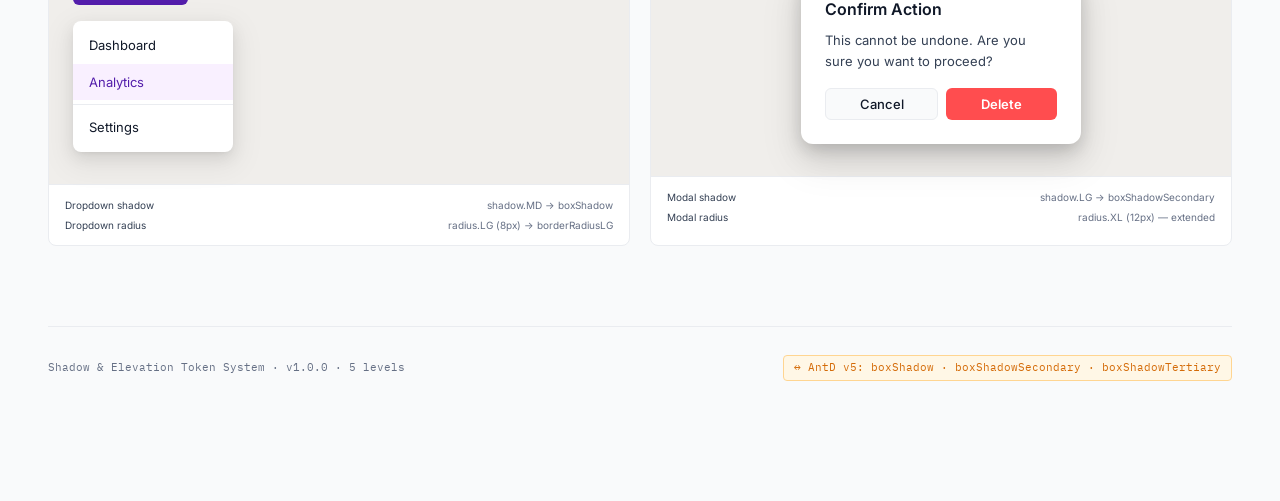
<file: pages/shadow.html>
<!DOCTYPE html>
<html lang="en">
<head>
<meta charset="UTF-8">
<meta name="viewport" content="width=device-width, initial-scale=1.0">
<title>Shadow & Elevation Token System</title>
<link href="https://fonts.googleapis.com/css2?family=IBM+Plex+Mono:wght@400;500;600&family=Fraunces:ital,opsz,wght@0,9..144,300;0,9..144,600&family=Inter:wght@300;400;500;600;700&display=swap" rel="stylesheet">
<style>
*,*::before,*::after{box-sizing:border-box;margin:0;padding:0}
:root{--bg:#f7f5f2;--surface:#fff;--surface-2:#f2f0ed;--ink:#1a1814;--ink-2:#5a5550;--ink-3:#9a938c;--rule:#e2ddd8;--accent:#531dab;--mono:'IBM Plex Mono',monospace;--serif:'Fraunces',serif;--sans:'Inter',sans-serif}
body{background:var(--bg);color:var(--ink);font-family:var(--sans);font-size:14px;line-height:1.6}
.page{max-width:1360px;margin:0 auto;padding:64px 48px 120px}
.page-header{border-bottom:1px solid var(--rule);padding-bottom:40px;margin-bottom:64px;display:flex;justify-content:space-between;align-items:flex-end}
.eyebrow{font-family:var(--mono);font-size:11px;letter-spacing:.12em;text-transform:uppercase;color:var(--ink-3);margin-bottom:10px}
h1{font-family:var(--serif);font-size:48px;font-weight:300;letter-spacing:-.03em;line-height:1}
h1 em{font-style:italic;color:var(--accent)}
.header-stats{display:flex;gap:32px;margin-top:16px}
.stat{display:flex;flex-direction:column;gap:2px}
.stat-value{font-family:var(--mono);font-size:22px;font-weight:600}
.stat-label{font-family:var(--mono);font-size:10px;color:var(--ink-3);letter-spacing:.1em;text-transform:uppercase}
.header-right{display:flex;flex-direction:column;align-items:flex-end;gap:8px}
.badge{font-family:var(--mono);font-size:11px;padding:4px 12px;border-radius:4px;letter-spacing:.06em}
.badge-purple{background:var(--accent);color:#fff}
.badge-outline{border:1px solid var(--rule);color:var(--ink-3)}
.badge-antd{background:#fff7e6;border:1px solid #ffd591;color:#d46b08}
.section{margin-bottom:72px;animation:fadeUp .45s ease both}
.s1{animation-delay:.04s}.s2{animation-delay:.10s}.s3{animation-delay:.17s}.s4{animation-delay:.24s}
.section-header{display:flex;align-items:baseline;gap:16px;margin-bottom:28px;padding-bottom:14px;border-bottom:2px solid var(--ink)}
.section-num{font-family:var(--mono);font-size:11px;color:var(--ink-3)}
.section-title{font-family:var(--serif);font-size:24px;font-weight:600;letter-spacing:-.02em}
.section-desc{font-size:12px;color:var(--ink-3)}
.section-count{margin-left:auto;font-family:var(--mono);font-size:11px;color:var(--ink-3);background:var(--surface-2);padding:3px 10px;border-radius:4px;border:1px solid var(--rule)}
.antd-card{background:#fffbe6;border:1px solid #ffd591;border-radius:10px;padding:20px 24px;display:flex;align-items:flex-start;gap:28px;margin-bottom:28px;flex-wrap:wrap}
.antd-card-label{font-family:var(--mono);font-size:10px;letter-spacing:.14em;text-transform:uppercase;color:#ad6800;margin-bottom:8px}
.antd-tokens{display:flex;flex-wrap:wrap;gap:6px}
.antd-tok{font-family:var(--mono);font-size:11px;color:#d46b08;background:#fff7e6;border:1px solid #ffd591;padding:3px 10px;border-radius:4px}
.antd-tok.seed{color:#8b5cf6;background:#f5f3ff;border-color:#ddd6fe}
.antd-divider{width:1px;background:#ffd591;align-self:stretch}
table{width:100%;border-collapse:collapse;background:var(--surface);border:1px solid var(--rule);border-radius:10px;overflow:hidden;font-size:13px;margin-bottom:8px}
thead tr{background:var(--surface-2)}
th{text-align:left;padding:10px 12px;font-family:var(--mono);font-size:9.5px;letter-spacing:.14em;text-transform:uppercase;color:var(--ink-3);font-weight:500;border-bottom:1px solid var(--rule)}
th.antd-th{color:#d46b08!important;background:#fff7e6!important;border-bottom:1px solid #ffd591!important}
td{padding:10px 12px;border-bottom:1px solid var(--surface-2);vertical-align:middle}
tr:last-child td{border-bottom:none}
tr:hover td{background:#faf9f7}
tr.base-row td{background:#faf7ff}
.t-name{font-family:var(--mono);font-size:12px;font-weight:500;color:var(--ink)}
.t-name.hi{color:var(--accent)}
.t-antd{font-family:var(--mono);font-size:11px;color:#d46b08;background:#fff7e6;border:1px solid #ffd591;padding:2px 8px;border-radius:3px;display:inline-block;white-space:nowrap}
.t-antd.none{color:var(--ink-3);background:var(--surface-2);border-color:var(--rule);font-style:italic}
.t-val{font-family:var(--mono);font-size:11px;color:var(--ink-2);word-break:break-all}
.t-use{font-size:11px;color:var(--ink-3);font-style:italic}
.lbadge{font-family:var(--mono);font-size:9px;letter-spacing:.1em;text-transform:uppercase;padding:2px 7px;border-radius:3px;border:1px solid}
.l-seed{color:#6d28d9;border-color:#ddd6fe;background:#f5f3ff}
.l-map{color:#0369a1;border-color:#bae6fd;background:#f0f9ff}
.base-tag{font-family:var(--mono);font-size:9px;background:var(--accent);color:#fff;padding:1px 6px;border-radius:3px;margin-left:6px}

/* Elevation visual */
.elevation-grid{display:grid;grid-template-columns:repeat(5,1fr);gap:32px;margin-bottom:32px;padding:40px;background:var(--surface);border:1px solid var(--rule);border-radius:12px}
.elev-item{display:flex;flex-direction:column;align-items:center;gap:14px}
.elev-shape{width:80px;height:80px;border-radius:8px;background:#fff;transition:transform .2s}
.elev-shape:hover{transform:translateY(-4px)}
.elev-label{display:flex;flex-direction:column;align-items:center;gap:3px;text-align:center}
.elev-token{font-family:var(--mono);font-size:11px;font-weight:500;color:var(--ink)}
.elev-token.hi{color:var(--accent)}
.elev-antd{font-family:var(--mono);font-size:10px;color:#d46b08;background:#fff7e6;border:1px solid #ffd591;padding:2px 7px;border-radius:3px}
.elev-antd.none{color:var(--ink-3);background:var(--surface-2);border-color:var(--rule)}

/* Demo */
.demo-grid{display:grid;grid-template-columns:1fr 1fr;gap:20px}
.demo-card{background:var(--surface);border:1px solid var(--rule);border-radius:10px;overflow:hidden}
.demo-lbl{padding:10px 16px;background:var(--surface-2);border-bottom:1px solid var(--rule);font-family:var(--mono);font-size:10px;letter-spacing:.15em;text-transform:uppercase;color:var(--ink-3)}
.demo-canvas{padding:32px 24px;display:flex;flex-direction:column;gap:16px;background:#f0eeeb}
.demo-tokens{padding:12px 16px;border-top:1px solid var(--rule);display:flex;flex-direction:column;gap:4px}
.dtr{font-family:var(--mono);font-size:10px;color:var(--ink-3);display:flex;justify-content:space-between;gap:12px}
.dtr span:first-child{color:var(--ink-2);flex-shrink:0}

@keyframes fadeUp{from{opacity:0;transform:translateY(16px)}to{opacity:1;transform:translateY(0)}}
</style>
<link rel="stylesheet" href="../shared-theme.css">
</head>
<body>
<div class="page">

  <header class="page-header">
    <div>
      <div class="eyebrow">Design System · Foundations</div>
      <h1>Shadow <em>&</em> Elevation</h1>
      <div class="header-stats">
        <div class="stat"><span class="stat-value">5</span><span class="stat-label">Levels</span></div>
        <div class="stat"><span class="stat-value">none→XL</span><span class="stat-label">Range</span></div>
        <div class="stat"><span class="stat-value">rgba(0,0,0)</span><span class="stat-label">Color</span></div>
      </div>
    </div>
    <div class="header-right">
      <span class="badge badge-purple">v1.0.0</span>
      <span class="badge badge-outline">Box Shadow Scale</span>
      <span class="badge badge-antd">↔ AntD v5 Reference</span>
    </div>
  </header>

  <!-- 00 AntD Seeds -->
  <div class="section s1">
    <div class="section-header">
      <span class="section-num">00</span>
      <div class="section-title">AntD v5 Shadow Tokens</div>
      <div class="section-desc">3 named tokens in AntD · We extend with none and XL</div>
    </div>
    <div class="antd-card">
      <div>
        <div class="antd-card-label">Primary shadows</div>
        <div class="antd-tokens">
          <span class="antd-tok seed">boxShadow ★</span>
          <span class="antd-tok">boxShadowSecondary</span>
          <span class="antd-tok">boxShadowTertiary</span>
        </div>
        <div style="font-family:var(--mono);font-size:10px;color:#ad6800;margin-top:8px;">Used for: dropdowns, cards, modals</div>
      </div>
      <div class="antd-divider"></div>
      <div>
        <div class="antd-card-label">AntD boxShadow values</div>
        <div style="display:flex;flex-direction:column;gap:5px;">
          <div style="font-family:var(--mono);font-size:10px;color:var(--ink-2);">boxShadow: 0 6px 16px rgba(0,0,0,.08), 0 3px 6px -4px rgba(0,0,0,.12), 0 9px 28px 8px rgba(0,0,0,.05)</div>
          <div style="font-family:var(--mono);font-size:10px;color:var(--ink-2);">boxShadowSecondary: 0 6px 16px rgba(0,0,0,.08), 0 3px 6px -4px rgba(0,0,0,.12), 0 9px 28px 8px rgba(0,0,0,.05)</div>
          <div style="font-family:var(--mono);font-size:10px;color:var(--ink-2);">boxShadowTertiary: 0 1px 2px rgba(0,0,0,.03), 0 1px 6px -1px rgba(0,0,0,.02), 0 2px 4px rgba(0,0,0,.02)</div>
        </div>
      </div>
      <div class="antd-divider"></div>
      <div>
        <div class="antd-card-label">Our extensions</div>
        <div class="antd-tokens">
          <span class="antd-tok" style="color:var(--ink-3);background:var(--surface-2);border-color:var(--rule);">shadow.none</span>
          <span class="antd-tok" style="color:var(--ink-3);background:var(--surface-2);border-color:var(--rule);">shadow.XL</span>
        </div>
      </div>
    </div>
  </div>

  <!-- 01 Visual Scale -->
  <div class="section s2">
    <div class="section-header">
      <span class="section-num">01</span>
      <div class="section-title">Elevation Scale — Visual</div>
      <div class="section-desc">5 levels · Hover to see depth · Cards float on background</div>
      <div class="section-count">5 tokens</div>
    </div>

    <div class="elevation-grid">
      <div class="elev-item">
        <div class="elev-shape" style="box-shadow:none;border:1px solid var(--rule);"></div>
        <div class="elev-label">
          <span class="elev-token">shadow.none</span>
          <span style="font-family:var(--mono);font-size:9px;color:var(--ink-3);">no shadow</span>
          <span class="elev-antd none">— extended</span>
        </div>
      </div>
      <div class="elev-item">
        <div class="elev-shape" style="box-shadow:0 1px 2px rgba(0,0,0,.04),0 1px 6px -1px rgba(0,0,0,.03),0 2px 4px rgba(0,0,0,.03);"></div>
        <div class="elev-label">
          <span class="elev-token">shadow.SM</span>
          <span style="font-family:var(--mono);font-size:9px;color:var(--ink-3);">subtle float</span>
          <span class="elev-antd">boxShadowTertiary</span>
        </div>
      </div>
      <div class="elev-item">
        <div class="elev-shape" style="box-shadow:0 3px 6px -4px rgba(0,0,0,.12),0 6px 16px rgba(0,0,0,.08),0 9px 28px 8px rgba(0,0,0,.05);"></div>
        <div class="elev-label">
          <span class="elev-token hi">shadow.MD ★</span>
          <span style="font-family:var(--mono);font-size:9px;color:var(--accent);">default card</span>
          <span class="elev-antd" style="color:#531dab;background:#f9f0ff;border-color:#d3adf7;">boxShadow (seed)</span>
        </div>
      </div>
      <div class="elev-item">
        <div class="elev-shape" style="box-shadow:0 6px 16px -2px rgba(0,0,0,.15),0 12px 28px rgba(0,0,0,.10),0 16px 40px 6px rgba(0,0,0,.07);"></div>
        <div class="elev-label">
          <span class="elev-token">shadow.LG</span>
          <span style="font-family:var(--mono);font-size:9px;color:var(--ink-3);">modal / overlay</span>
          <span class="elev-antd">boxShadowSecondary</span>
        </div>
      </div>
      <div class="elev-item">
        <div class="elev-shape" style="box-shadow:0 12px 32px -4px rgba(0,0,0,.18),0 20px 48px rgba(0,0,0,.12),0 24px 64px 8px rgba(0,0,0,.08);"></div>
        <div class="elev-label">
          <span class="elev-token">shadow.XL</span>
          <span style="font-family:var(--mono);font-size:9px;color:var(--ink-3);">hero / feature</span>
          <span class="elev-antd none">— extended</span>
        </div>
      </div>
    </div>

    <table>
      <thead>
        <tr>
          <th>Token Name</th>
          <th style="width:46%;">CSS Value</th>
          <th class="antd-th">AntD v5 Token</th>
          <th>Used For</th>
          <th>Layer</th>
        </tr>
      </thead>
      <tbody>
        <tr><td><span class="t-name">shadow.none</span></td><td><span class="t-val">none</span></td><td><span class="t-antd none">— extended</span></td><td><span class="t-use">Flat tables, flush surfaces</span></td><td><span class="lbadge l-map">Map</span></td></tr>
        <tr><td><span class="t-name">shadow.SM</span></td><td><span class="t-val">0 1px 2px rgba(0,0,0,.04), 0 1px 6px -1px rgba(0,0,0,.03), 0 2px 4px rgba(0,0,0,.03)</span></td><td><span class="t-antd">boxShadowTertiary</span></td><td><span class="t-use">Tags, chips, subtle hover lift</span></td><td><span class="lbadge l-map">Map</span></td></tr>
        <tr class="base-row"><td><span class="t-name hi">shadow.MD ★</span></td><td><span class="t-val">0 3px 6px -4px rgba(0,0,0,.12), 0 6px 16px rgba(0,0,0,.08), 0 9px 28px 8px rgba(0,0,0,.05)</span></td><td><span class="t-antd" style="color:#531dab;background:#f9f0ff;border-color:#d3adf7;">boxShadow (seed)</span></td><td><span class="t-use">Default cards, dropdowns, menus</span></td><td><span class="lbadge l-seed">Seed</span></td></tr>
        <tr><td><span class="t-name">shadow.LG</span></td><td><span class="t-val">0 6px 16px -2px rgba(0,0,0,.15), 0 12px 28px rgba(0,0,0,.10), 0 16px 40px 6px rgba(0,0,0,.07)</span></td><td><span class="t-antd">boxShadowSecondary</span></td><td><span class="t-use">Modals, dialogs, floating overlays</span></td><td><span class="lbadge l-map">Map</span></td></tr>
        <tr><td><span class="t-name">shadow.XL</span></td><td><span class="t-val">0 12px 32px -4px rgba(0,0,0,.18), 0 20px 48px rgba(0,0,0,.12), 0 24px 64px 8px rgba(0,0,0,.08)</span></td><td><span class="t-antd none">— extended</span></td><td><span class="t-use">Feature cards, hero sections</span></td><td><span class="lbadge l-map">Map</span></td></tr>
      </tbody>
    </table>
  </div>

  <!-- 02 Demo -->
  <div class="section s3">
    <div class="section-header">
      <span class="section-num">02</span>
      <div class="section-title">Component Usage</div>
      <div class="section-desc">Elevation in context</div>
    </div>
    <div class="demo-grid">
      <div class="demo-card">
        <div class="demo-lbl">Dropdown / Menu</div>
        <div class="demo-canvas" style="align-items:flex-start;">
          <button style="background:#531dab;color:#fff;border:none;padding:8px 16px;border-radius:6px;font-size:13px;font-weight:600;font-family:var(--sans);cursor:default;">Open Menu ▾</button>
          <div style="background:#fff;border-radius:8px;padding:6px 0;box-shadow:0 3px 6px -4px rgba(0,0,0,.12),0 6px 16px rgba(0,0,0,.08),0 9px 28px 8px rgba(0,0,0,.05);min-width:160px;">
            <div style="padding:8px 16px;font-size:13px;font-family:var(--sans);cursor:default;">Dashboard</div>
            <div style="padding:8px 16px;font-size:13px;font-family:var(--sans);cursor:default;background:#f9f0ff;color:#531dab;">Analytics</div>
            <div style="height:1px;background:var(--rule);margin:4px 0;"></div>
            <div style="padding:8px 16px;font-size:13px;font-family:var(--sans);cursor:default;">Settings</div>
          </div>
        </div>
        <div class="demo-tokens">
          <div class="dtr"><span>Dropdown shadow</span><span>shadow.MD → boxShadow</span></div>
          <div class="dtr"><span>Dropdown radius</span><span>radius.LG (8px) → borderRadiusLG</span></div>
        </div>
      </div>

      <div class="demo-card">
        <div class="demo-lbl">Modal Dialog</div>
        <div class="demo-canvas" style="align-items:center;">
          <div style="background:#fff;border-radius:12px;padding:24px;box-shadow:0 6px 16px -2px rgba(0,0,0,.15),0 12px 28px rgba(0,0,0,.10),0 16px 40px 6px rgba(0,0,0,.07);max-width:280px;width:100%;">
            <div style="font-size:16px;font-weight:600;font-family:var(--sans);margin-bottom:8px;">Confirm Action</div>
            <div style="font-size:13px;color:var(--ink-2);font-family:var(--sans);margin-bottom:20px);">This cannot be undone. Are you sure you want to proceed?</div>
            <div style="display:flex;gap:8px;margin-top:16px;">
              <button style="flex:1;background:var(--surface-2);color:var(--ink);border:1px solid var(--rule);padding:7px 0;border-radius:6px;font-size:13px;font-weight:500;font-family:var(--sans);cursor:default;">Cancel</button>
              <button style="flex:1;background:#ff4d4f;color:#fff;border:none;padding:7px 0;border-radius:6px;font-size:13px;font-weight:600;font-family:var(--sans);cursor:default;">Delete</button>
            </div>
          </div>
        </div>
        <div class="demo-tokens">
          <div class="dtr"><span>Modal shadow</span><span>shadow.LG → boxShadowSecondary</span></div>
          <div class="dtr"><span>Modal radius</span><span>radius.XL (12px) — extended</span></div>
        </div>
      </div>
    </div>
  </div>

  <footer style="border-top:1px solid var(--rule);padding-top:28px;margin-top:80px;display:flex;justify-content:space-between;align-items:center;flex-wrap:wrap;gap:12px;">
    <span style="font-family:var(--mono);font-size:11px;color:var(--ink-3);">Shadow & Elevation Token System · v1.0.0 · 5 levels</span>
    <span style="font-family:var(--mono);font-size:11px;color:#d46b08;background:#fff7e6;border:1px solid #ffd591;padding:3px 10px;border-radius:4px;">↔ AntD v5: boxShadow · boxShadowSecondary · boxShadowTertiary</span>
  </footer>
</div>
</body>
</html>
</file>
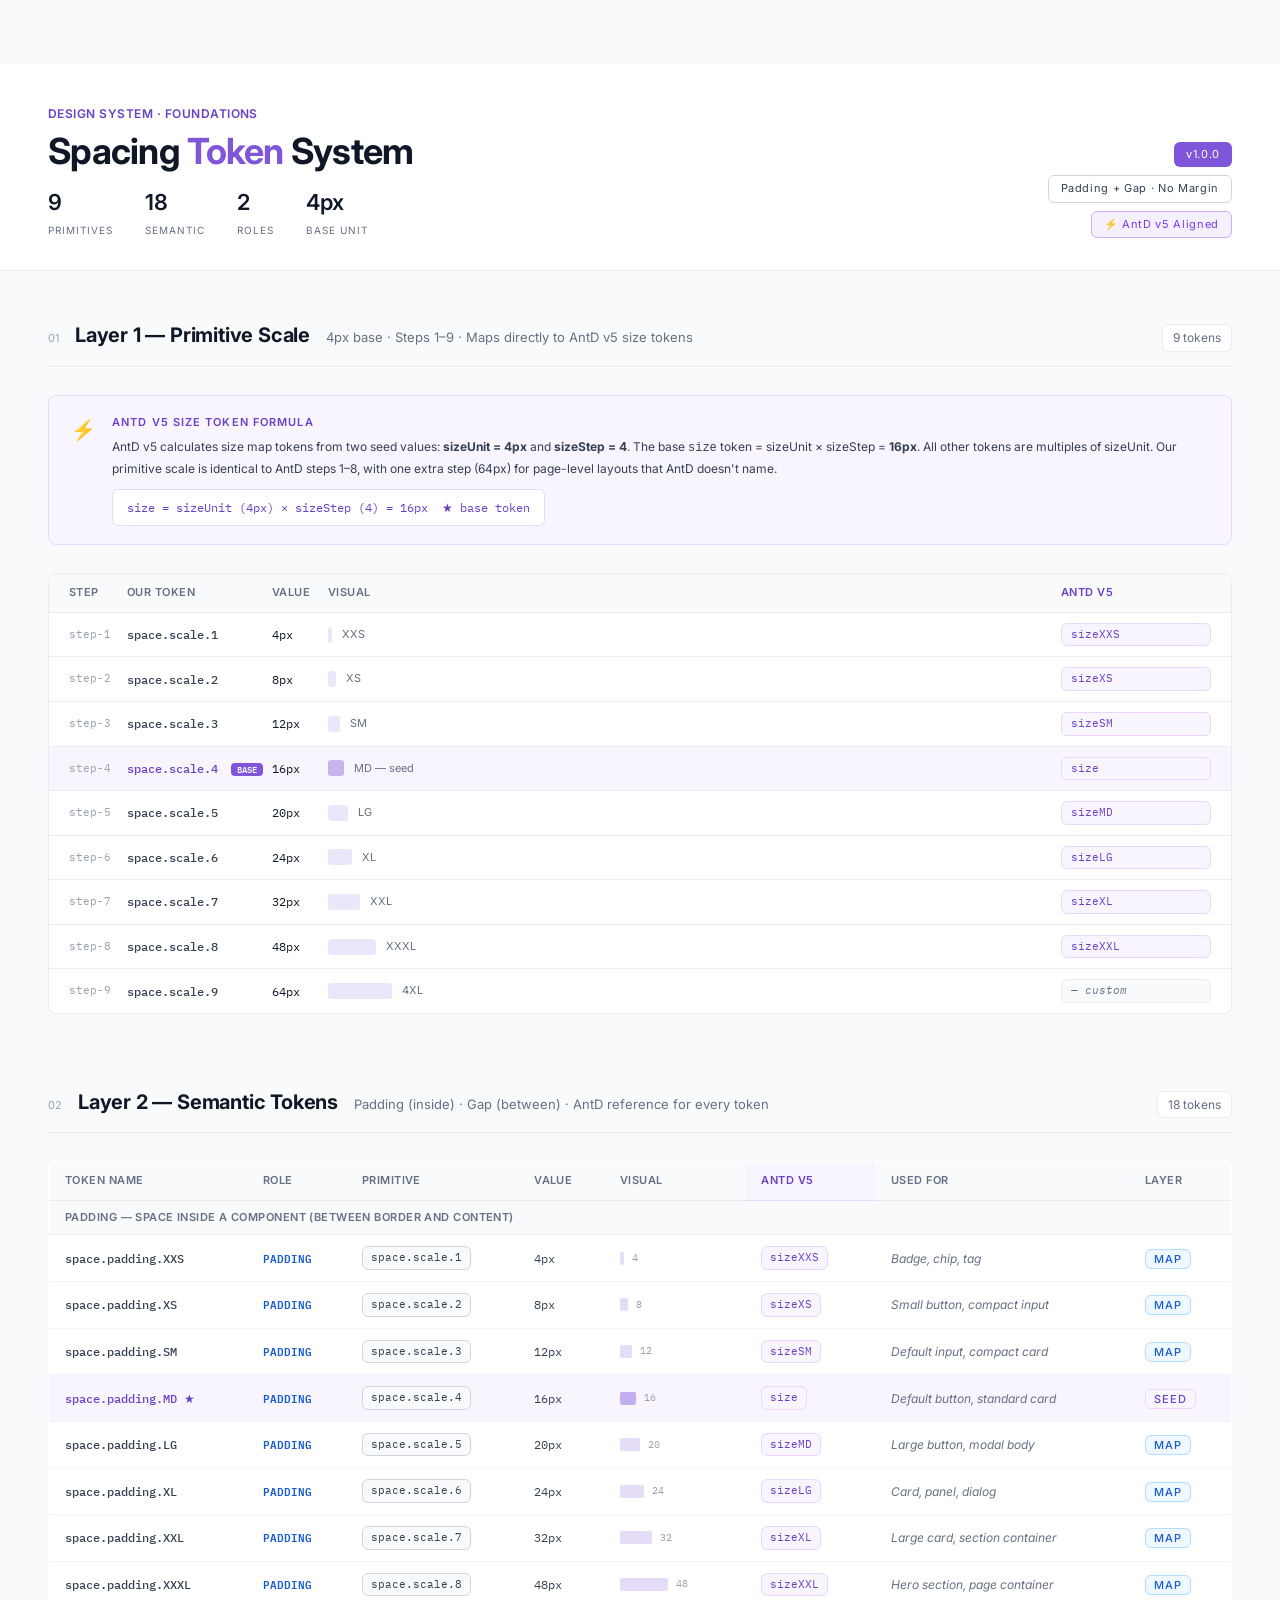
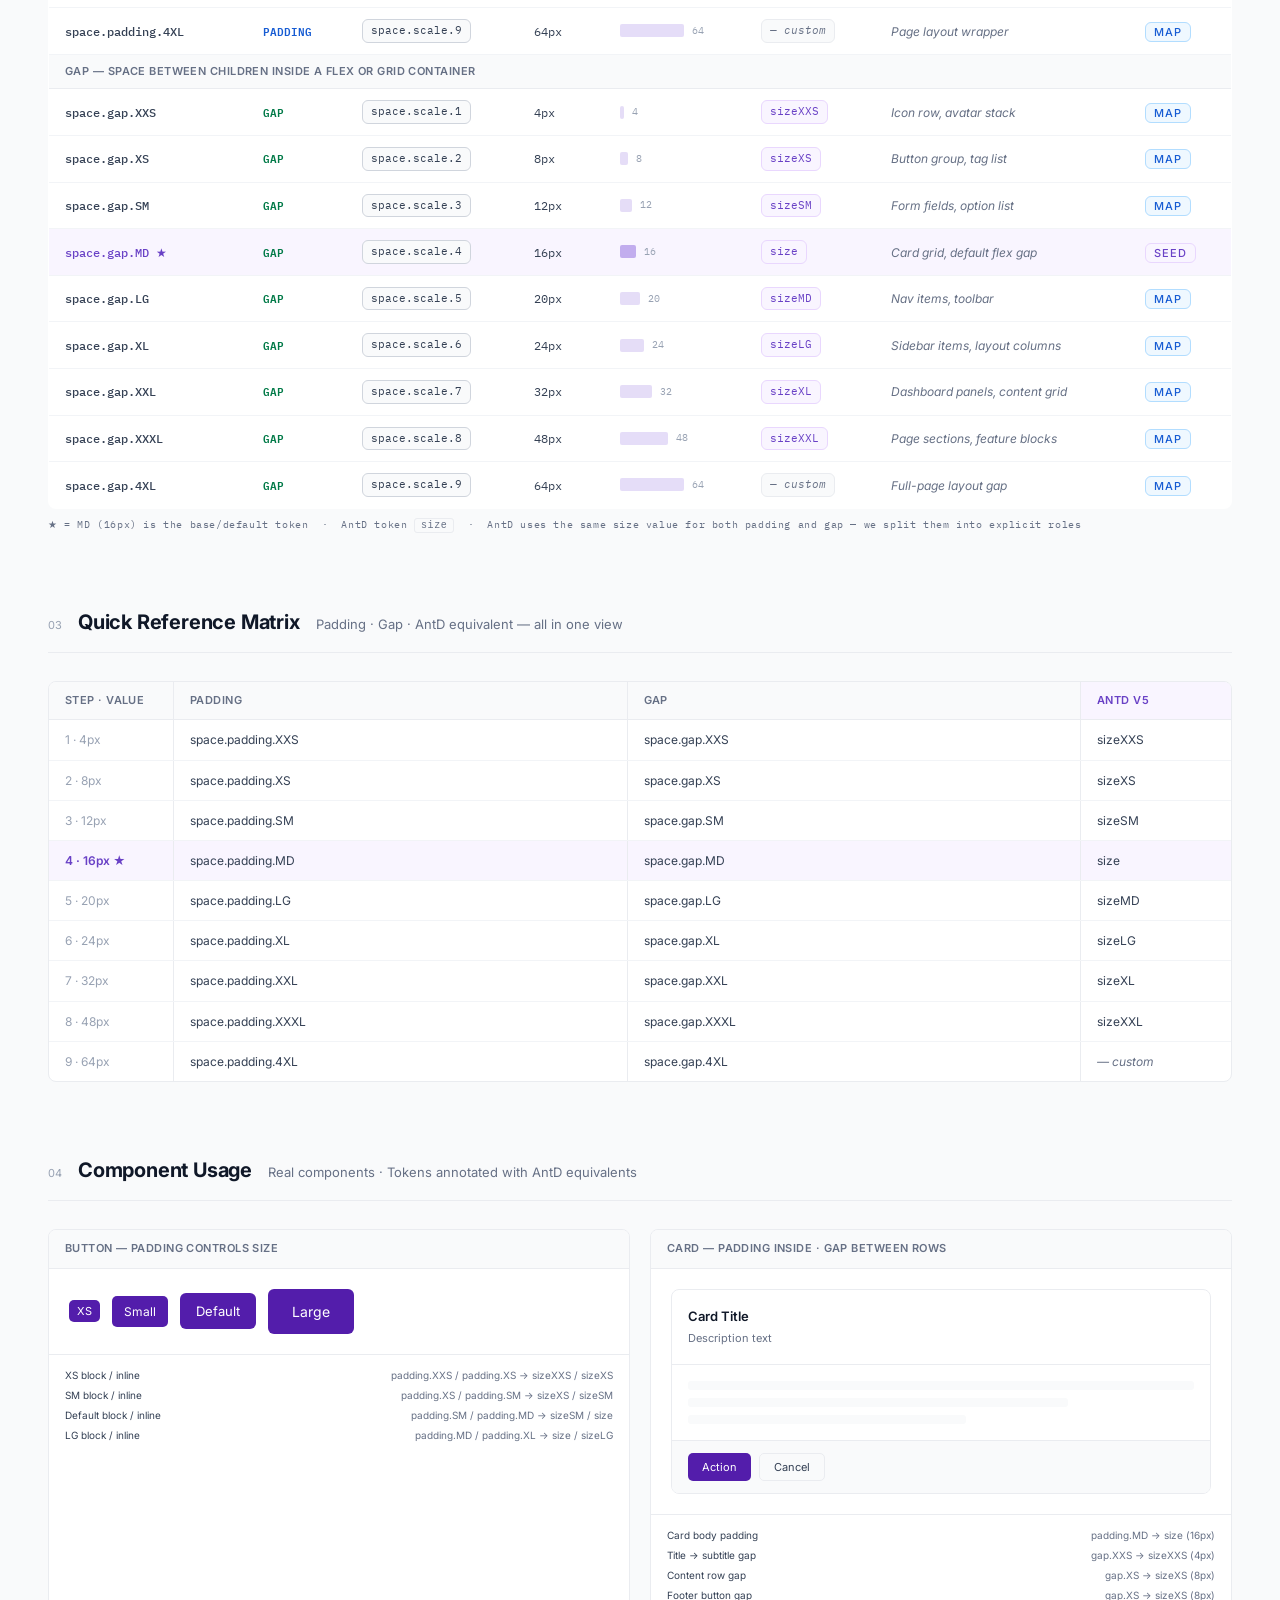
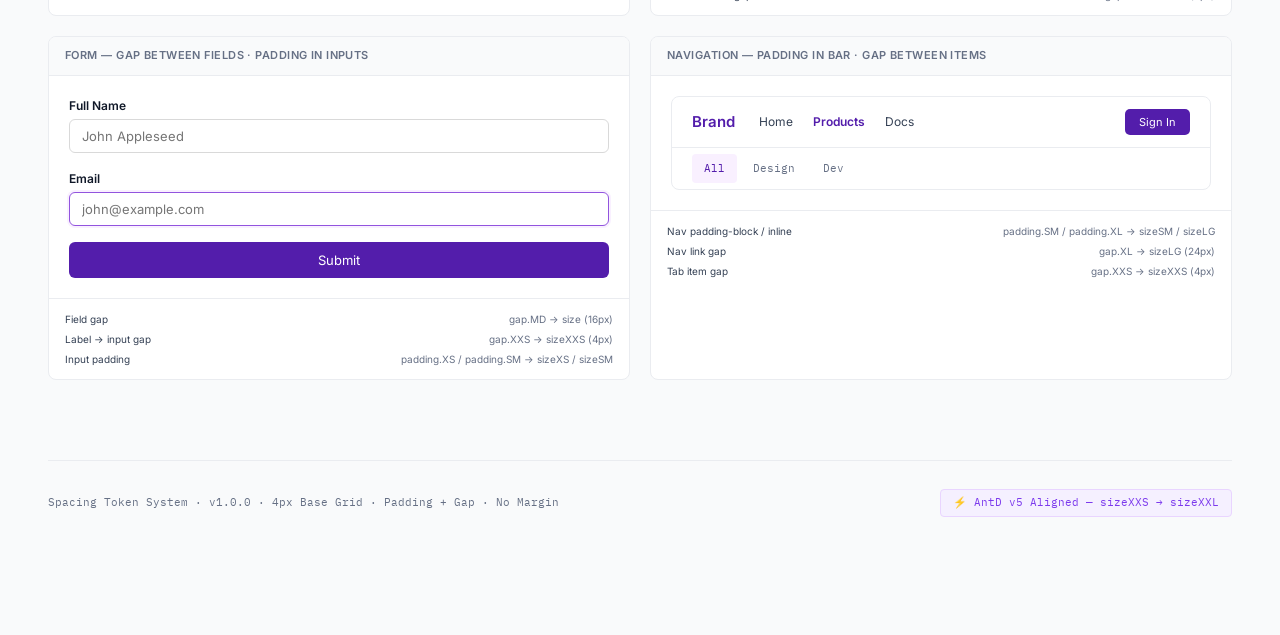
<file: pages/spacing.html>
<!DOCTYPE html>
<html lang="en">
<head>
<meta charset="UTF-8">
<meta name="viewport" content="width=device-width, initial-scale=1.0">
<title>Spacing Token System</title>
<link href="https://fonts.googleapis.com/css2?family=IBM+Plex+Mono:wght@400;500;600&family=Fraunces:ital,opsz,wght@0,9..144,300;0,9..144,600;1,9..144,300&family=Inter:wght@300;400;500;600;700&display=swap" rel="stylesheet">
<style>
*, *::before, *::after { box-sizing: border-box; margin: 0; padding: 0; }
:root {
  --bg: #f7f5f2; --surface: #ffffff; --surface-2: #f2f0ed;
  --ink: #1a1814; --ink-2: #5a5550; --ink-3: #9a938c;
  --rule: #e2ddd8; --accent: #531dab;
  --mono: 'IBM Plex Mono', monospace;
  --serif: 'Fraunces', serif;
  --sans: 'Inter', sans-serif;
}
body { background: var(--bg); color: var(--ink); font-family: var(--sans); font-size: 14px; line-height: 1.6; }
.page { max-width: 1380px; margin: 0 auto; padding: 64px 48px 120px; }

.page-header { border-bottom: 1px solid var(--rule); padding-bottom: 40px; margin-bottom: 64px; display: flex; justify-content: space-between; align-items: flex-end; }
.eyebrow { font-family: var(--mono); font-size: 11px; letter-spacing: 0.12em; text-transform: uppercase; color: var(--ink-3); margin-bottom: 10px; }
h1 { font-family: var(--serif); font-size: 48px; font-weight: 300; letter-spacing: -0.03em; line-height: 1; }
h1 em { font-style: italic; color: var(--accent); }
.header-stats { display: flex; gap: 32px; margin-top: 16px; }
.stat { display: flex; flex-direction: column; gap: 2px; }
.stat-value { font-family: var(--mono); font-size: 22px; font-weight: 600; }
.stat-label { font-family: var(--mono); font-size: 10px; color: var(--ink-3); letter-spacing: 0.1em; text-transform: uppercase; }
.header-right { display: flex; flex-direction: column; align-items: flex-end; gap: 8px; }
.badge { font-family: var(--mono); font-size: 11px; padding: 4px 12px; border-radius: 4px; letter-spacing: 0.06em; }
.badge-purple { background: var(--accent); color: white; }
.badge-outline { border: 1px solid var(--rule); color: var(--ink-3); }

.section { margin-bottom: 72px; animation: fadeUp 0.45s ease both; }
.s1{animation-delay:0.04s}.s2{animation-delay:0.10s}.s3{animation-delay:0.17s}.s4{animation-delay:0.24s}
.section-header { display: flex; align-items: baseline; gap: 16px; margin-bottom: 28px; padding-bottom: 14px; border-bottom: 2px solid var(--ink); }
.section-num { font-family: var(--mono); font-size: 11px; color: var(--ink-3); }
.section-title { font-family: var(--serif); font-size: 24px; font-weight: 600; letter-spacing: -0.02em; }
.section-desc { font-size: 12px; color: var(--ink-3); }
.section-count { margin-left: auto; font-family: var(--mono); font-size: 11px; color: var(--ink-3); background: var(--surface-2); padding: 3px 10px; border-radius: 4px; border: 1px solid var(--rule); }

.antd-info { background: #f5f0ff; border: 1px solid #d3adf7; border-radius: 10px; padding: 18px 22px; margin-bottom: 28px; display: flex; gap: 16px; }
.antd-info-icon { font-size: 20px; flex-shrink: 0; }
.antd-info-body { flex: 1; }
.antd-info-title { font-family: var(--mono); font-size: 11px; font-weight: 600; color: var(--accent); letter-spacing: 0.1em; text-transform: uppercase; margin-bottom: 6px; }
.antd-info-text { font-size: 12px; color: #4a1d96; line-height: 1.7; }
.antd-formula { font-family: var(--mono); font-size: 12px; background: white; border: 1px solid #d3adf7; border-radius: 5px; padding: 8px 14px; margin-top: 10px; color: #531dab; display: inline-block; }

/* Scale table */
.scale-visual { background: var(--surface); border: 1px solid var(--rule); border-radius: 10px; overflow: hidden; }
.sv-head { display: grid; grid-template-columns: 58px 145px 56px 1fr 150px; padding: 10px 20px; background: var(--surface-2); border-bottom: 1px solid var(--rule); font-family: var(--mono); font-size: 9.5px; letter-spacing: 0.15em; text-transform: uppercase; color: var(--ink-3); }
.sv-head .antd-h { color: #7c3aed; }
.sv-row { display: grid; grid-template-columns: 58px 145px 56px 1fr 150px; align-items: center; padding: 8px 20px; border-bottom: 1px solid var(--surface-2); transition: background 0.12s; }
.sv-row:last-child { border-bottom: none; }
.sv-row:hover { background: #faf9f7; }
.sv-row.base { background: #faf7ff; }
.sv-step { font-family: var(--mono); font-size: 11px; color: var(--ink-3); }
.sv-name { font-family: var(--mono); font-size: 12px; font-weight: 500; }
.sv-row.base .sv-name { color: var(--accent); }
.sv-val { font-family: var(--mono); font-size: 12px; color: var(--ink-2); }
.sv-bar-wrap { display: flex; align-items: center; gap: 10px; }
.sv-bar { height: 16px; background: var(--accent); border-radius: 3px; opacity: 0.15; }
.sv-row.base .sv-bar { opacity: 0.4; }
.sv-antd { font-family: var(--mono); font-size: 11px; color: #7c3aed; background: #f5f0ff; border: 1px solid #e9d5ff; padding: 2px 9px; border-radius: 3px; display: inline-block; }
.sv-antd.custom { color: var(--ink-3); background: var(--surface-2); border-color: var(--rule); font-style: italic; }
.base-tag { font-family: var(--mono); font-size: 9px; background: var(--accent); color: white; padding: 1px 6px; border-radius: 3px; margin-left: 6px; }

/* Token table */
table { width: 100%; border-collapse: collapse; background: var(--surface); border: 1px solid var(--rule); border-radius: 10px; overflow: hidden; font-size: 13px; margin-bottom: 8px; }
thead tr { background: var(--surface-2); }
th { text-align: left; padding: 10px 12px; font-family: var(--mono); font-size: 9px; letter-spacing: 0.14em; text-transform: uppercase; color: var(--ink-3); font-weight: 500; border-bottom: 1px solid var(--rule); white-space: nowrap; }
th.ah { color: #7c3aed; background: #faf7ff; }
td { padding: 10px 12px; border-bottom: 1px solid var(--surface-2); vertical-align: middle; }
tr:last-child td { border-bottom: none; }
tr:hover td { background: #faf9f7; }
tr.base-row td { background: #faf7ff; }
tr.base-row:hover td { background: #f5f0ff; }
tr.group-row td { background: var(--surface-2); padding: 7px 12px; font-family: var(--mono); font-size: 10px; color: var(--ink-3); letter-spacing: 0.14em; text-transform: uppercase; border-bottom: 1px solid var(--rule); }
.tn { font-family: var(--mono); font-size: 11.5px; font-weight: 500; color: var(--ink); }
.tn.hi { color: var(--accent); }
.tref { font-family: var(--mono); font-size: 10.5px; color: var(--ink-2); background: var(--surface-2); padding: 2px 7px; border-radius: 3px; border: 1px solid var(--rule); display: inline-block; }
.tantd { font-family: var(--mono); font-size: 11px; color: #7c3aed; background: #f5f0ff; border: 1px solid #e9d5ff; padding: 2px 8px; border-radius: 3px; display: inline-block; }
.tantd.no { color: var(--ink-3); background: var(--surface-2); border-color: var(--rule); font-style: italic; }
.tv { font-family: var(--mono); font-size: 12px; color: var(--ink-2); }
.tu { font-size: 12px; color: var(--ink-3); font-style: italic; }
.lb { font-family: var(--mono); font-size: 9px; letter-spacing: 0.1em; text-transform: uppercase; padding: 2px 7px; border-radius: 3px; border: 1px solid; }
.l-seed { color: #6d28d9; border-color: #ddd6fe; background: #f5f3ff; }
.l-map  { color: #0369a1; border-color: #bae6fd; background: #f0f9ff; }
.rp { font-family: var(--mono); font-size: 11px; color: #0369a1; font-weight: 500; }
.rg { font-family: var(--mono); font-size: 11px; color: #047857; font-weight: 500; }
.bw { display: flex; align-items: center; gap: 8px; }
.bb { height: 13px; background: var(--accent); border-radius: 2px; opacity: 0.2; min-width: 3px; }
.bv { font-family: var(--mono); font-size: 10px; color: var(--ink-3); }

/* Matrix */
.matrix { background: var(--surface); border: 1px solid var(--rule); border-radius: 10px; overflow: hidden; }
.mh { display: grid; grid-template-columns: 125px 1fr 1fr 150px; background: var(--surface-2); border-bottom: 1px solid var(--rule); }
.mc { padding: 10px 14px; font-family: var(--mono); font-size: 10px; letter-spacing: 0.12em; text-transform: uppercase; color: var(--ink-3); border-right: 1px solid var(--rule); }
.mc:last-child { border-right: none; }
.mc.ah { color: #7c3aed; background: #faf7ff; }
.mr { display: grid; grid-template-columns: 125px 1fr 1fr 150px; border-bottom: 1px solid var(--surface-2); transition: background 0.12s; }
.mr:last-child { border-bottom: none; }
.mr:hover { background: #faf9f7; }
.mr.base { background: #faf7ff; }
.mr .mc { font-family: var(--mono); font-size: 11.5px; color: var(--ink); text-transform: none; letter-spacing: 0; }
.mr .mc.step { font-size: 11px; color: var(--ink-2); }
.mr.base .mc.step { color: var(--accent); font-weight: 600; }
.cp { color: #0369a1 !important; }
.cg { color: #047857 !important; }
.ca { color: #7c3aed !important; font-size: 11px !important; }
.ca.no { color: var(--ink-3) !important; font-style: italic; }

/* Demo */
.demo-grid { display: grid; grid-template-columns: 1fr 1fr; gap: 20px; }
.demo-card { background: var(--surface); border: 1px solid var(--rule); border-radius: 10px; overflow: hidden; }
.dlbl { padding: 10px 16px; background: var(--surface-2); border-bottom: 1px solid var(--rule); font-family: var(--mono); font-size: 10px; letter-spacing: 0.15em; text-transform: uppercase; color: var(--ink-3); }
.dcanvas { padding: 20px; }
.dtokens { padding: 12px 16px; border-top: 1px solid var(--rule); display: flex; flex-direction: column; gap: 4px; }
.dtr { font-family: var(--mono); font-size: 10px; color: var(--ink-3); display: flex; justify-content: space-between; gap: 16px; }
.dtr span:first-child { color: var(--ink-2); flex-shrink: 0; }

@keyframes fadeUp { from { opacity: 0; transform: translateY(16px); } to { opacity: 1; transform: translateY(0); } }
</style>
<link rel="stylesheet" href="../shared-theme.css">
</head>
<body>
<div class="page">

  <header class="page-header">
    <div>
      <div class="eyebrow">Design System · Foundations</div>
      <h1>Spacing <em>Token</em> System</h1>
      <div class="header-stats">
        <div class="stat"><span class="stat-value">9</span><span class="stat-label">Primitives</span></div>
        <div class="stat"><span class="stat-value">18</span><span class="stat-label">Semantic</span></div>
        <div class="stat"><span class="stat-value">2</span><span class="stat-label">Roles</span></div>
        <div class="stat"><span class="stat-value">4px</span><span class="stat-label">Base Unit</span></div>
      </div>
    </div>
    <div class="header-right">
      <span class="badge badge-purple">v1.0.0</span>
      <span class="badge badge-outline">Padding + Gap · No Margin</span>
      <span class="badge" style="background:#f5f0ff;color:#7c3aed;border:1px solid #d3adf7;">⚡ AntD v5 Aligned</span>
    </div>
  </header>

  <!-- 01 Primitive Scale -->
  <div class="section s1">
    <div class="section-header">
      <span class="section-num">01</span>
      <div class="section-title">Layer 1 — Primitive Scale</div>
      <div class="section-desc">4px base · Steps 1–9 · Maps directly to AntD v5 size tokens</div>
      <div class="section-count">9 tokens</div>
    </div>

    <div class="antd-info">
      <div class="antd-info-icon">⚡</div>
      <div class="antd-info-body">
        <div class="antd-info-title">AntD v5 Size Token Formula</div>
        <div class="antd-info-text">AntD v5 calculates size map tokens from two seed values: <strong>sizeUnit = 4px</strong> and <strong>sizeStep = 4</strong>. The base <code>size</code> token = sizeUnit × sizeStep = <strong>16px</strong>. All other tokens are multiples of sizeUnit. Our primitive scale is identical to AntD steps 1–8, with one extra step (64px) for page-level layouts that AntD doesn't name.</div>
        <div class="antd-formula">size = sizeUnit (4px) × sizeStep (4) = 16px &nbsp;★ base token</div>
      </div>
    </div>

    <div class="scale-visual">
      <div class="sv-head">
        <div>Step</div><div>Our Token</div><div>Value</div><div>Visual</div><div class="antd-h">AntD v5</div>
      </div>
      <div class="sv-row"><span class="sv-step">step-1</span><span class="sv-name">space.scale.1</span><span class="sv-val">4px</span><div class="sv-bar-wrap"><div class="sv-bar" style="width:4px;"></div><span style="font-size:11px;color:var(--ink-3)">XXS</span></div><span class="sv-antd">sizeXXS</span></div>
      <div class="sv-row"><span class="sv-step">step-2</span><span class="sv-name">space.scale.2</span><span class="sv-val">8px</span><div class="sv-bar-wrap"><div class="sv-bar" style="width:8px;"></div><span style="font-size:11px;color:var(--ink-3)">XS</span></div><span class="sv-antd">sizeXS</span></div>
      <div class="sv-row"><span class="sv-step">step-3</span><span class="sv-name">space.scale.3</span><span class="sv-val">12px</span><div class="sv-bar-wrap"><div class="sv-bar" style="width:12px;"></div><span style="font-size:11px;color:var(--ink-3)">SM</span></div><span class="sv-antd">sizeSM</span></div>
      <div class="sv-row base"><span class="sv-step">step-4</span><span class="sv-name">space.scale.4 <span class="base-tag">BASE</span></span><span class="sv-val">16px</span><div class="sv-bar-wrap"><div class="sv-bar" style="width:16px;"></div><span style="font-size:11px;color:var(--ink-3)">MD — seed</span></div><span class="sv-antd">size</span></div>
      <div class="sv-row"><span class="sv-step">step-5</span><span class="sv-name">space.scale.5</span><span class="sv-val">20px</span><div class="sv-bar-wrap"><div class="sv-bar" style="width:20px;"></div><span style="font-size:11px;color:var(--ink-3)">LG</span></div><span class="sv-antd">sizeMD</span></div>
      <div class="sv-row"><span class="sv-step">step-6</span><span class="sv-name">space.scale.6</span><span class="sv-val">24px</span><div class="sv-bar-wrap"><div class="sv-bar" style="width:24px;"></div><span style="font-size:11px;color:var(--ink-3)">XL</span></div><span class="sv-antd">sizeLG</span></div>
      <div class="sv-row"><span class="sv-step">step-7</span><span class="sv-name">space.scale.7</span><span class="sv-val">32px</span><div class="sv-bar-wrap"><div class="sv-bar" style="width:32px;"></div><span style="font-size:11px;color:var(--ink-3)">XXL</span></div><span class="sv-antd">sizeXL</span></div>
      <div class="sv-row"><span class="sv-step">step-8</span><span class="sv-name">space.scale.8</span><span class="sv-val">48px</span><div class="sv-bar-wrap"><div class="sv-bar" style="width:48px;"></div><span style="font-size:11px;color:var(--ink-3)">XXXL</span></div><span class="sv-antd">sizeXXL</span></div>
      <div class="sv-row"><span class="sv-step">step-9</span><span class="sv-name">space.scale.9</span><span class="sv-val">64px</span><div class="sv-bar-wrap"><div class="sv-bar" style="width:64px;"></div><span style="font-size:11px;color:var(--ink-3)">4XL</span></div><span class="sv-antd custom">— custom</span></div>
    </div>
  </div>

  <!-- 02 Semantic -->
  <div class="section s2">
    <div class="section-header">
      <span class="section-num">02</span>
      <div class="section-title">Layer 2 — Semantic Tokens</div>
      <div class="section-desc">Padding (inside) · Gap (between) · AntD reference for every token</div>
      <div class="section-count">18 tokens</div>
    </div>

    <table>
      <thead>
        <tr>
          <th>Token Name</th>
          <th>Role</th>
          <th>Primitive</th>
          <th>Value</th>
          <th>Visual</th>
          <th class="ah">AntD v5</th>
          <th>Used For</th>
          <th>Layer</th>
        </tr>
      </thead>
      <tbody>
        <tr class="group-row"><td colspan="8">Padding — Space INSIDE a component (between border and content)</td></tr>
        <tr><td><span class="tn">space.padding.XXS</span></td><td><span class="rp">PADDING</span></td><td><span class="tref">space.scale.1</span></td><td><span class="tv">4px</span></td><td><div class="bw"><div class="bb" style="width:4px;"></div><span class="bv">4</span></div></td><td><span class="tantd">sizeXXS</span></td><td><span class="tu">Badge, chip, tag</span></td><td><span class="lb l-map">Map</span></td></tr>
        <tr><td><span class="tn">space.padding.XS</span></td><td><span class="rp">PADDING</span></td><td><span class="tref">space.scale.2</span></td><td><span class="tv">8px</span></td><td><div class="bw"><div class="bb" style="width:8px;"></div><span class="bv">8</span></div></td><td><span class="tantd">sizeXS</span></td><td><span class="tu">Small button, compact input</span></td><td><span class="lb l-map">Map</span></td></tr>
        <tr><td><span class="tn">space.padding.SM</span></td><td><span class="rp">PADDING</span></td><td><span class="tref">space.scale.3</span></td><td><span class="tv">12px</span></td><td><div class="bw"><div class="bb" style="width:12px;"></div><span class="bv">12</span></div></td><td><span class="tantd">sizeSM</span></td><td><span class="tu">Default input, compact card</span></td><td><span class="lb l-map">Map</span></td></tr>
        <tr class="base-row"><td><span class="tn hi">space.padding.MD ★</span></td><td><span class="rp">PADDING</span></td><td><span class="tref">space.scale.4</span></td><td><span class="tv">16px</span></td><td><div class="bw"><div class="bb" style="width:16px;opacity:0.45;"></div><span class="bv">16</span></div></td><td><span class="tantd">size</span></td><td><span class="tu">Default button, standard card</span></td><td><span class="lb l-seed">Seed</span></td></tr>
        <tr><td><span class="tn">space.padding.LG</span></td><td><span class="rp">PADDING</span></td><td><span class="tref">space.scale.5</span></td><td><span class="tv">20px</span></td><td><div class="bw"><div class="bb" style="width:20px;"></div><span class="bv">20</span></div></td><td><span class="tantd">sizeMD</span></td><td><span class="tu">Large button, modal body</span></td><td><span class="lb l-map">Map</span></td></tr>
        <tr><td><span class="tn">space.padding.XL</span></td><td><span class="rp">PADDING</span></td><td><span class="tref">space.scale.6</span></td><td><span class="tv">24px</span></td><td><div class="bw"><div class="bb" style="width:24px;"></div><span class="bv">24</span></div></td><td><span class="tantd">sizeLG</span></td><td><span class="tu">Card, panel, dialog</span></td><td><span class="lb l-map">Map</span></td></tr>
        <tr><td><span class="tn">space.padding.XXL</span></td><td><span class="rp">PADDING</span></td><td><span class="tref">space.scale.7</span></td><td><span class="tv">32px</span></td><td><div class="bw"><div class="bb" style="width:32px;"></div><span class="bv">32</span></div></td><td><span class="tantd">sizeXL</span></td><td><span class="tu">Large card, section container</span></td><td><span class="lb l-map">Map</span></td></tr>
        <tr><td><span class="tn">space.padding.XXXL</span></td><td><span class="rp">PADDING</span></td><td><span class="tref">space.scale.8</span></td><td><span class="tv">48px</span></td><td><div class="bw"><div class="bb" style="width:48px;"></div><span class="bv">48</span></div></td><td><span class="tantd">sizeXXL</span></td><td><span class="tu">Hero section, page container</span></td><td><span class="lb l-map">Map</span></td></tr>
        <tr><td><span class="tn">space.padding.4XL</span></td><td><span class="rp">PADDING</span></td><td><span class="tref">space.scale.9</span></td><td><span class="tv">64px</span></td><td><div class="bw"><div class="bb" style="width:64px;"></div><span class="bv">64</span></div></td><td><span class="tantd no">— custom</span></td><td><span class="tu">Page layout wrapper</span></td><td><span class="lb l-map">Map</span></td></tr>

        <tr class="group-row"><td colspan="8">Gap — Space BETWEEN children inside a flex or grid container</td></tr>
        <tr><td><span class="tn">space.gap.XXS</span></td><td><span class="rg">GAP</span></td><td><span class="tref">space.scale.1</span></td><td><span class="tv">4px</span></td><td><div class="bw"><div class="bb" style="width:4px;"></div><span class="bv">4</span></div></td><td><span class="tantd">sizeXXS</span></td><td><span class="tu">Icon row, avatar stack</span></td><td><span class="lb l-map">Map</span></td></tr>
        <tr><td><span class="tn">space.gap.XS</span></td><td><span class="rg">GAP</span></td><td><span class="tref">space.scale.2</span></td><td><span class="tv">8px</span></td><td><div class="bw"><div class="bb" style="width:8px;"></div><span class="bv">8</span></div></td><td><span class="tantd">sizeXS</span></td><td><span class="tu">Button group, tag list</span></td><td><span class="lb l-map">Map</span></td></tr>
        <tr><td><span class="tn">space.gap.SM</span></td><td><span class="rg">GAP</span></td><td><span class="tref">space.scale.3</span></td><td><span class="tv">12px</span></td><td><div class="bw"><div class="bb" style="width:12px;"></div><span class="bv">12</span></div></td><td><span class="tantd">sizeSM</span></td><td><span class="tu">Form fields, option list</span></td><td><span class="lb l-map">Map</span></td></tr>
        <tr class="base-row"><td><span class="tn hi">space.gap.MD ★</span></td><td><span class="rg">GAP</span></td><td><span class="tref">space.scale.4</span></td><td><span class="tv">16px</span></td><td><div class="bw"><div class="bb" style="width:16px;opacity:0.45;"></div><span class="bv">16</span></div></td><td><span class="tantd">size</span></td><td><span class="tu">Card grid, default flex gap</span></td><td><span class="lb l-seed">Seed</span></td></tr>
        <tr><td><span class="tn">space.gap.LG</span></td><td><span class="rg">GAP</span></td><td><span class="tref">space.scale.5</span></td><td><span class="tv">20px</span></td><td><div class="bw"><div class="bb" style="width:20px;"></div><span class="bv">20</span></div></td><td><span class="tantd">sizeMD</span></td><td><span class="tu">Nav items, toolbar</span></td><td><span class="lb l-map">Map</span></td></tr>
        <tr><td><span class="tn">space.gap.XL</span></td><td><span class="rg">GAP</span></td><td><span class="tref">space.scale.6</span></td><td><span class="tv">24px</span></td><td><div class="bw"><div class="bb" style="width:24px;"></div><span class="bv">24</span></div></td><td><span class="tantd">sizeLG</span></td><td><span class="tu">Sidebar items, layout columns</span></td><td><span class="lb l-map">Map</span></td></tr>
        <tr><td><span class="tn">space.gap.XXL</span></td><td><span class="rg">GAP</span></td><td><span class="tref">space.scale.7</span></td><td><span class="tv">32px</span></td><td><div class="bw"><div class="bb" style="width:32px;"></div><span class="bv">32</span></div></td><td><span class="tantd">sizeXL</span></td><td><span class="tu">Dashboard panels, content grid</span></td><td><span class="lb l-map">Map</span></td></tr>
        <tr><td><span class="tn">space.gap.XXXL</span></td><td><span class="rg">GAP</span></td><td><span class="tref">space.scale.8</span></td><td><span class="tv">48px</span></td><td><div class="bw"><div class="bb" style="width:48px;"></div><span class="bv">48</span></div></td><td><span class="tantd">sizeXXL</span></td><td><span class="tu">Page sections, feature blocks</span></td><td><span class="lb l-map">Map</span></td></tr>
        <tr><td><span class="tn">space.gap.4XL</span></td><td><span class="rg">GAP</span></td><td><span class="tref">space.scale.9</span></td><td><span class="tv">64px</span></td><td><div class="bw"><div class="bb" style="width:64px;"></div><span class="bv">64</span></div></td><td><span class="tantd no">— custom</span></td><td><span class="tu">Full-page layout gap</span></td><td><span class="lb l-map">Map</span></td></tr>
      </tbody>
    </table>
    <p style="font-family:var(--mono);font-size:10px;color:var(--ink-3);letter-spacing:0.06em;">★ = MD (16px) is the base/default token &nbsp;·&nbsp; AntD token <code style="background:var(--surface-2);padding:1px 6px;border-radius:3px;border:1px solid var(--rule);">size</code> &nbsp;·&nbsp; AntD uses the same size value for both padding and gap — we split them into explicit roles</p>
  </div>

  <!-- 03 Matrix -->
  <div class="section s3">
    <div class="section-header">
      <span class="section-num">03</span>
      <div class="section-title">Quick Reference Matrix</div>
      <div class="section-desc">Padding · Gap · AntD equivalent — all in one view</div>
    </div>
    <div class="matrix">
      <div class="mh">
        <div class="mc">Step · Value</div>
        <div class="mc" style="color:#0369a1;">Padding</div>
        <div class="mc" style="color:#047857;">Gap</div>
        <div class="mc ah">AntD v5</div>
      </div>
      <div class="mr"><div class="mc step">1 · 4px</div><div class="mc cp">space.padding.XXS</div><div class="mc cg">space.gap.XXS</div><div class="mc ca">sizeXXS</div></div>
      <div class="mr"><div class="mc step">2 · 8px</div><div class="mc cp">space.padding.XS</div><div class="mc cg">space.gap.XS</div><div class="mc ca">sizeXS</div></div>
      <div class="mr"><div class="mc step">3 · 12px</div><div class="mc cp">space.padding.SM</div><div class="mc cg">space.gap.SM</div><div class="mc ca">sizeSM</div></div>
      <div class="mr base"><div class="mc step">4 · 16px ★</div><div class="mc cp" style="font-weight:600;">space.padding.MD</div><div class="mc cg" style="font-weight:600;">space.gap.MD</div><div class="mc ca" style="font-weight:600;">size</div></div>
      <div class="mr"><div class="mc step">5 · 20px</div><div class="mc cp">space.padding.LG</div><div class="mc cg">space.gap.LG</div><div class="mc ca">sizeMD</div></div>
      <div class="mr"><div class="mc step">6 · 24px</div><div class="mc cp">space.padding.XL</div><div class="mc cg">space.gap.XL</div><div class="mc ca">sizeLG</div></div>
      <div class="mr"><div class="mc step">7 · 32px</div><div class="mc cp">space.padding.XXL</div><div class="mc cg">space.gap.XXL</div><div class="mc ca">sizeXL</div></div>
      <div class="mr"><div class="mc step">8 · 48px</div><div class="mc cp">space.padding.XXXL</div><div class="mc cg">space.gap.XXXL</div><div class="mc ca">sizeXXL</div></div>
      <div class="mr"><div class="mc step">9 · 64px</div><div class="mc cp">space.padding.4XL</div><div class="mc cg">space.gap.4XL</div><div class="mc ca no">— custom</div></div>
    </div>
  </div>

  <!-- 04 Component Usage -->
  <div class="section s4">
    <div class="section-header">
      <span class="section-num">04</span>
      <div class="section-title">Component Usage</div>
      <div class="section-desc">Real components · Tokens annotated with AntD equivalents</div>
    </div>
    <div class="demo-grid">

      <div class="demo-card">
        <div class="dlbl">Button — Padding controls size</div>
        <div class="dcanvas" style="display:flex;align-items:center;gap:12px;flex-wrap:wrap;">
          <button style="background:#531dab;color:#fff;border:none;border-radius:5px;padding:4px 8px;font-size:11px;font-family:var(--sans);cursor:default;">XS</button>
          <button style="background:#531dab;color:#fff;border:none;border-radius:5px;padding:8px 12px;font-size:12px;font-family:var(--sans);cursor:default;">Small</button>
          <button style="background:#531dab;color:#fff;border:none;border-radius:6px;padding:10px 16px;font-size:13px;font-family:var(--sans);cursor:default;">Default</button>
          <button style="background:#531dab;color:#fff;border:none;border-radius:6px;padding:14px 24px;font-size:14px;font-family:var(--sans);cursor:default;">Large</button>
        </div>
        <div class="dtokens">
          <div class="dtr"><span>XS block / inline</span><span>padding.XXS / padding.XS → sizeXXS / sizeXS</span></div>
          <div class="dtr"><span>SM block / inline</span><span>padding.XS / padding.SM → sizeXS / sizeSM</span></div>
          <div class="dtr"><span>Default block / inline</span><span>padding.SM / padding.MD → sizeSM / size</span></div>
          <div class="dtr"><span>LG block / inline</span><span>padding.MD / padding.XL → size / sizeLG</span></div>
        </div>
      </div>

      <div class="demo-card">
        <div class="dlbl">Card — Padding inside · Gap between rows</div>
        <div class="dcanvas">
          <div style="border:1px solid var(--rule);border-radius:8px;overflow:hidden;background:white;">
            <div style="padding:16px;border-bottom:1px solid var(--rule);display:flex;flex-direction:column;gap:4px;">
              <div style="font-weight:600;font-size:13px;">Card Title</div>
              <div style="font-size:11px;color:var(--ink-3);">Description text</div>
            </div>
            <div style="padding:16px;display:flex;flex-direction:column;gap:8px;">
              <div style="height:9px;background:var(--surface-2);border-radius:3px;"></div>
              <div style="height:9px;background:var(--surface-2);border-radius:3px;width:75%;"></div>
              <div style="height:9px;background:var(--surface-2);border-radius:3px;width:55%;"></div>
            </div>
            <div style="padding:12px 16px;background:var(--surface-2);border-top:1px solid var(--rule);display:flex;gap:8px;">
              <button style="background:#531dab;color:#fff;border:none;border-radius:5px;padding:6px 14px;font-size:11px;font-family:var(--sans);cursor:default;">Action</button>
              <button style="background:transparent;color:var(--ink-2);border:1px solid var(--rule);border-radius:5px;padding:6px 14px;font-size:11px;font-family:var(--sans);cursor:default;">Cancel</button>
            </div>
          </div>
        </div>
        <div class="dtokens">
          <div class="dtr"><span>Card body padding</span><span>padding.MD → size (16px)</span></div>
          <div class="dtr"><span>Title → subtitle gap</span><span>gap.XXS → sizeXXS (4px)</span></div>
          <div class="dtr"><span>Content row gap</span><span>gap.XS → sizeXS (8px)</span></div>
          <div class="dtr"><span>Footer button gap</span><span>gap.XS → sizeXS (8px)</span></div>
        </div>
      </div>

      <div class="demo-card">
        <div class="dlbl">Form — Gap between fields · Padding in inputs</div>
        <div class="dcanvas">
          <div style="display:flex;flex-direction:column;gap:16px;">
            <div style="display:flex;flex-direction:column;gap:4px;">
              <label style="font-size:12px;font-weight:600;">Full Name</label>
              <input style="border:1px solid #d9d9d9;border-radius:6px;padding:8px 12px;font-size:13px;font-family:var(--sans);outline:none;background:white;" placeholder="John Appleseed" readonly>
            </div>
            <div style="display:flex;flex-direction:column;gap:4px;">
              <label style="font-size:12px;font-weight:600;">Email</label>
              <input style="border:1px solid #9254de;border-radius:6px;padding:8px 12px;font-size:13px;font-family:var(--sans);outline:none;box-shadow:0 0 0 2px #f9f0ff;background:white;" placeholder="john@example.com" readonly>
            </div>
            <button style="background:#531dab;color:#fff;border:none;border-radius:6px;padding:10px 16px;font-size:13px;font-family:var(--sans);cursor:default;">Submit</button>
          </div>
        </div>
        <div class="dtokens">
          <div class="dtr"><span>Field gap</span><span>gap.MD → size (16px)</span></div>
          <div class="dtr"><span>Label → input gap</span><span>gap.XXS → sizeXXS (4px)</span></div>
          <div class="dtr"><span>Input padding</span><span>padding.XS / padding.SM → sizeXS / sizeSM</span></div>
        </div>
      </div>

      <div class="demo-card">
        <div class="dlbl">Navigation — Padding in bar · Gap between items</div>
        <div class="dcanvas">
          <div style="border:1px solid var(--rule);border-radius:8px;overflow:hidden;background:white;">
            <div style="padding:12px 20px;display:flex;align-items:center;gap:24px;border-bottom:1px solid var(--rule);">
              <span style="font-family:var(--serif);font-weight:600;font-size:15px;color:#531dab;">Brand</span>
              <div style="display:flex;gap:20px;flex:1;">
                <span style="font-size:12px;color:var(--ink-2);">Home</span>
                <span style="font-size:12px;color:#531dab;font-weight:600;">Products</span>
                <span style="font-size:12px;color:var(--ink-2);">Docs</span>
              </div>
              <button style="background:#531dab;color:#fff;border:none;border-radius:5px;padding:6px 14px;font-size:11px;font-family:var(--sans);cursor:default;">Sign In</button>
            </div>
            <div style="padding:6px 20px;display:flex;gap:4px;">
              <div style="padding:6px 12px;background:#f9f0ff;border-radius:4px;font-size:11px;color:#531dab;font-family:var(--mono);">All</div>
              <div style="padding:6px 12px;border-radius:4px;font-size:11px;color:var(--ink-3);font-family:var(--mono);">Design</div>
              <div style="padding:6px 12px;border-radius:4px;font-size:11px;color:var(--ink-3);font-family:var(--mono);">Dev</div>
            </div>
          </div>
        </div>
        <div class="dtokens">
          <div class="dtr"><span>Nav padding-block / inline</span><span>padding.SM / padding.XL → sizeSM / sizeLG</span></div>
          <div class="dtr"><span>Nav link gap</span><span>gap.XL → sizeLG (24px)</span></div>
          <div class="dtr"><span>Tab item gap</span><span>gap.XXS → sizeXXS (4px)</span></div>
        </div>
      </div>

    </div>
  </div>

  <footer style="border-top:1px solid var(--rule);padding-top:28px;margin-top:80px;display:flex;justify-content:space-between;align-items:center;">
    <span style="font-family:var(--mono);font-size:11px;color:var(--ink-3);">Spacing Token System · v1.0.0 · 4px Base Grid · Padding + Gap · No Margin</span>
    <span style="font-family:var(--mono);font-size:11px;color:#7c3aed;background:#f5f0ff;padding:4px 12px;border-radius:4px;border:1px solid #e9d5ff;">⚡ AntD v5 Aligned — sizeXXS → sizeXXL</span>
  </footer>

</div>
</body>
</html>
</file>
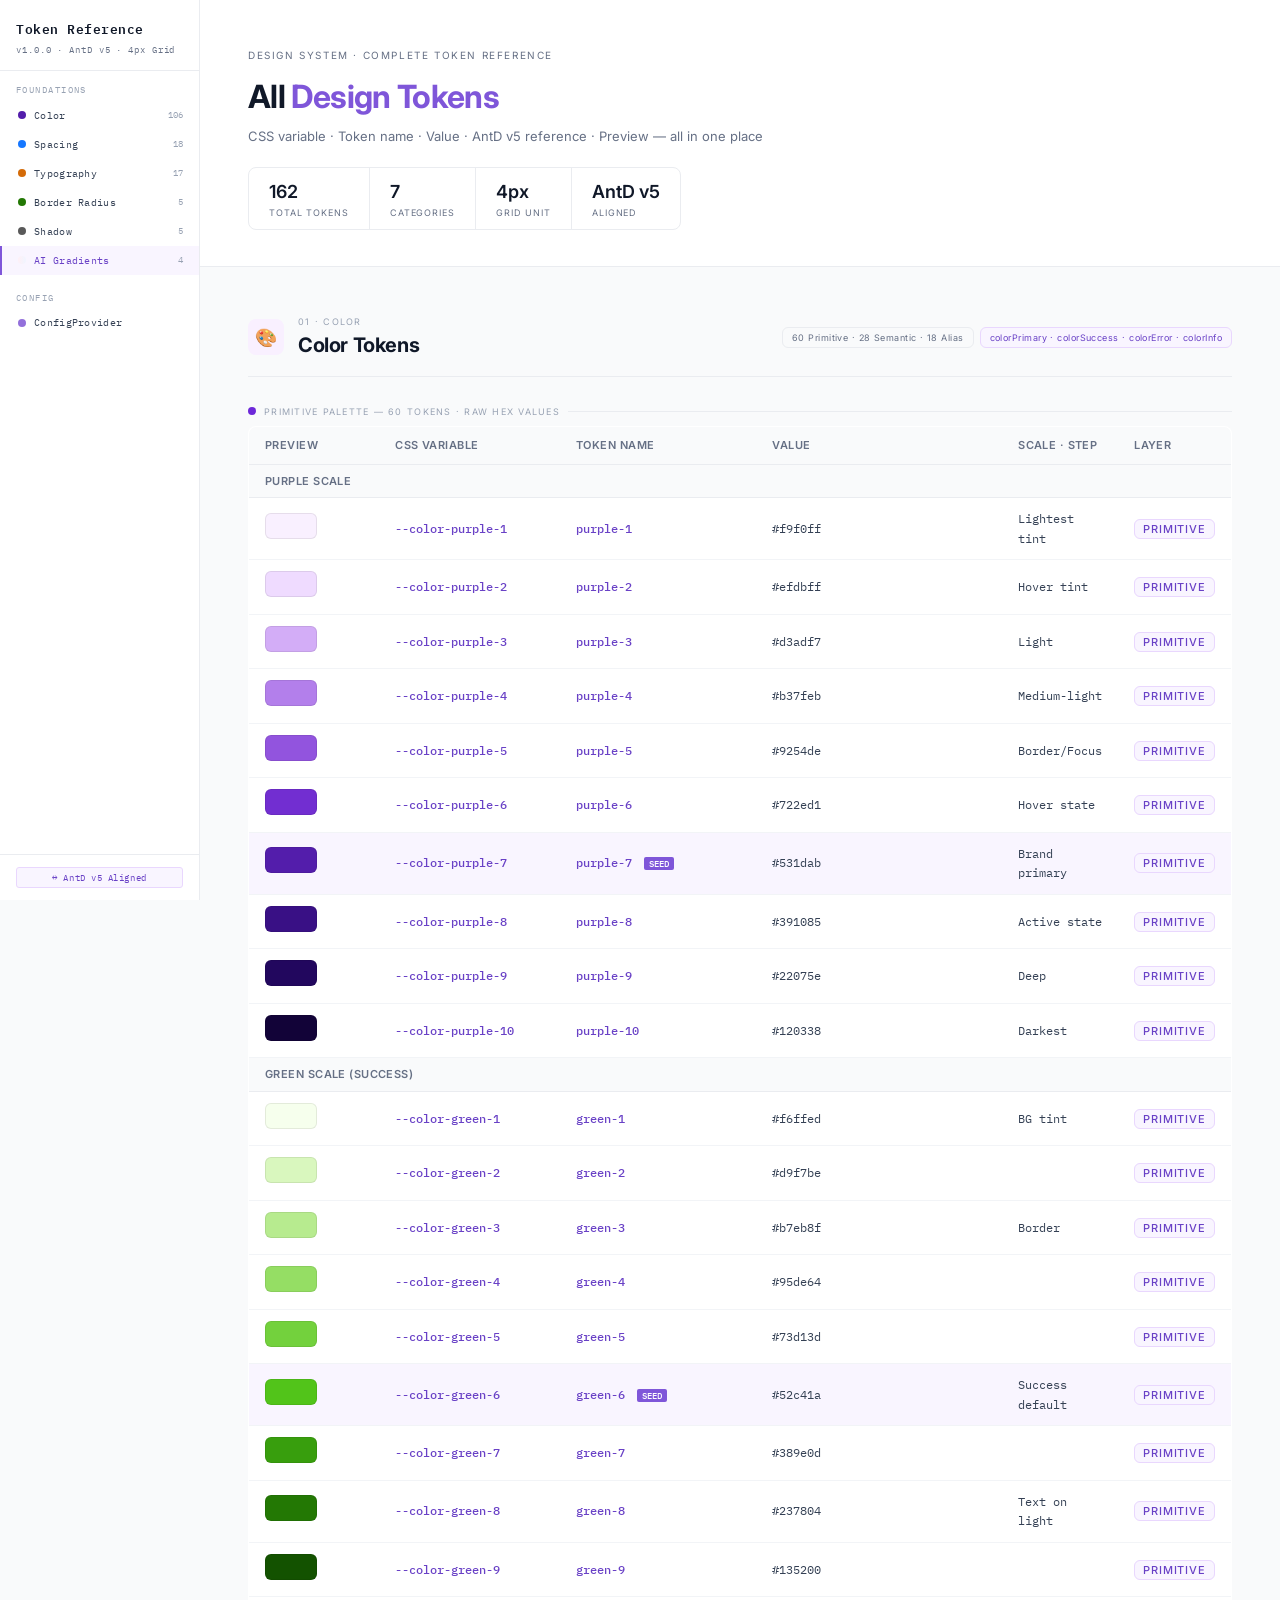
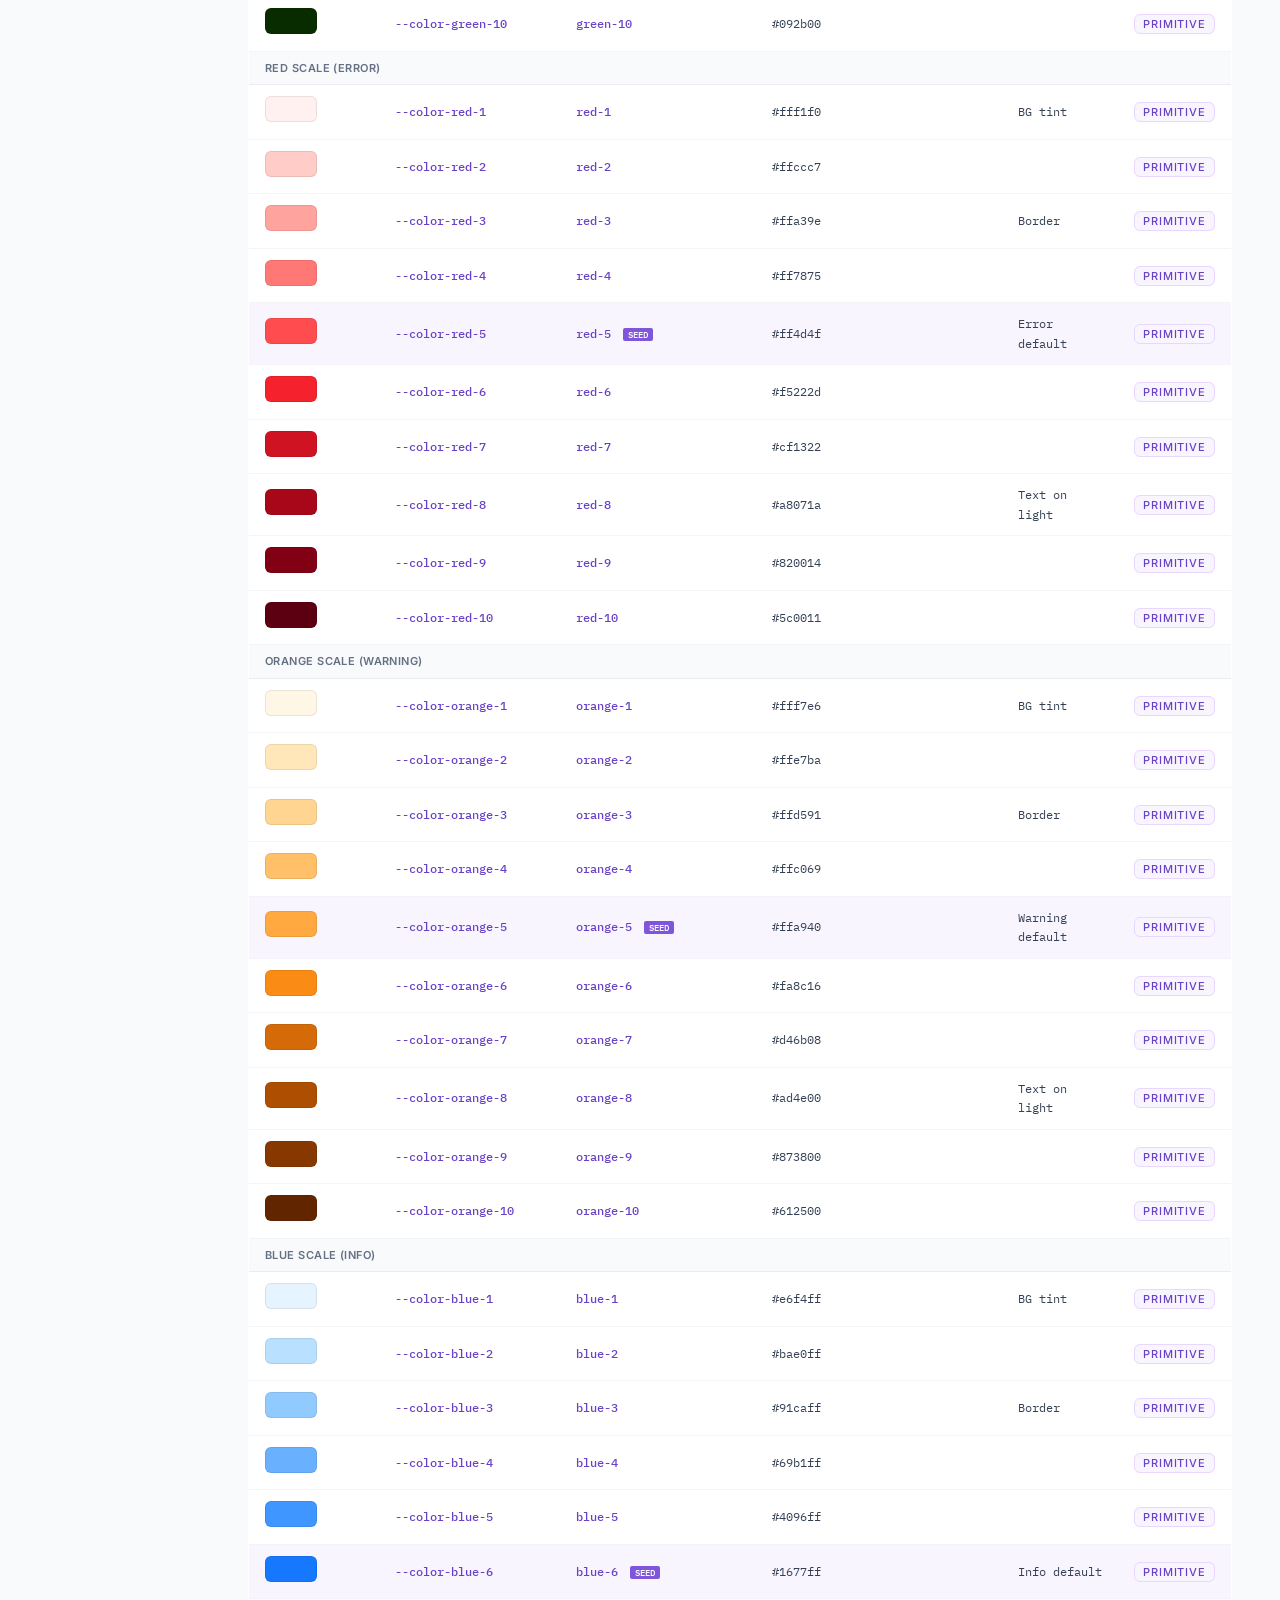
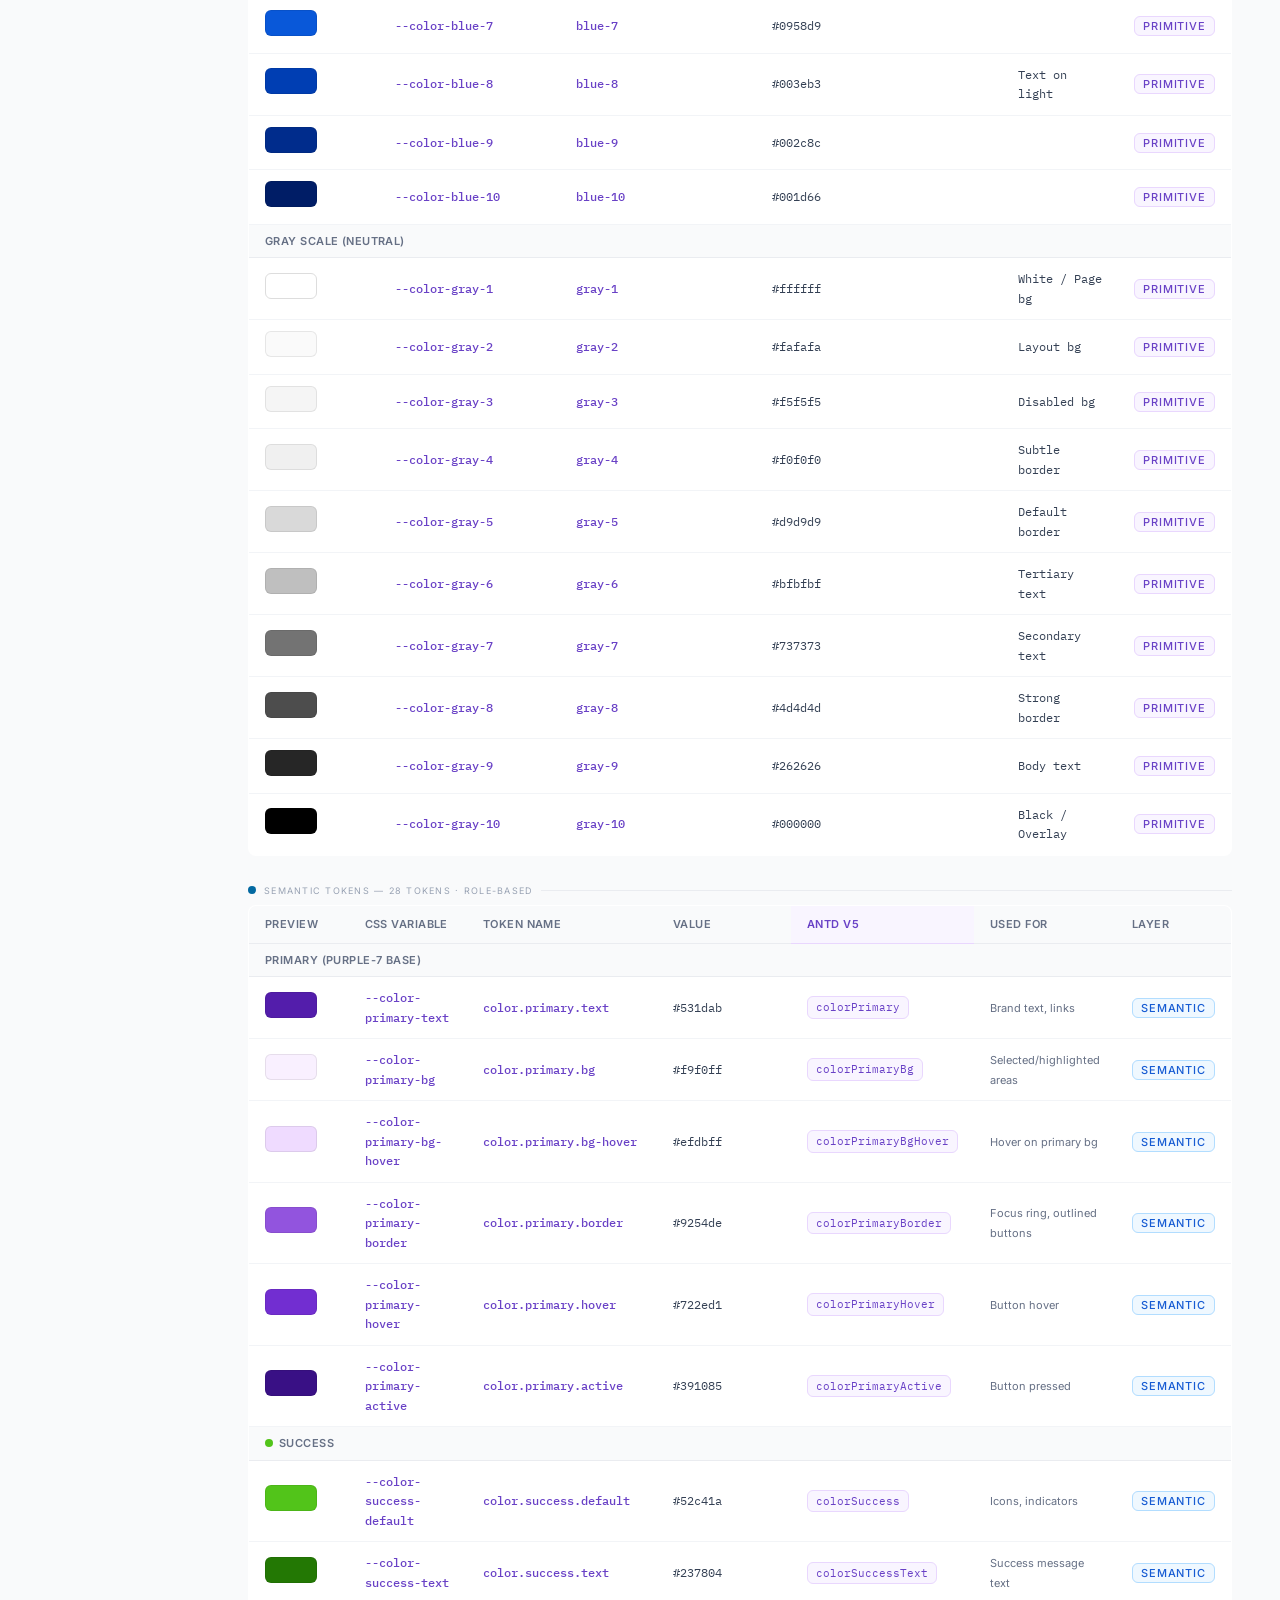
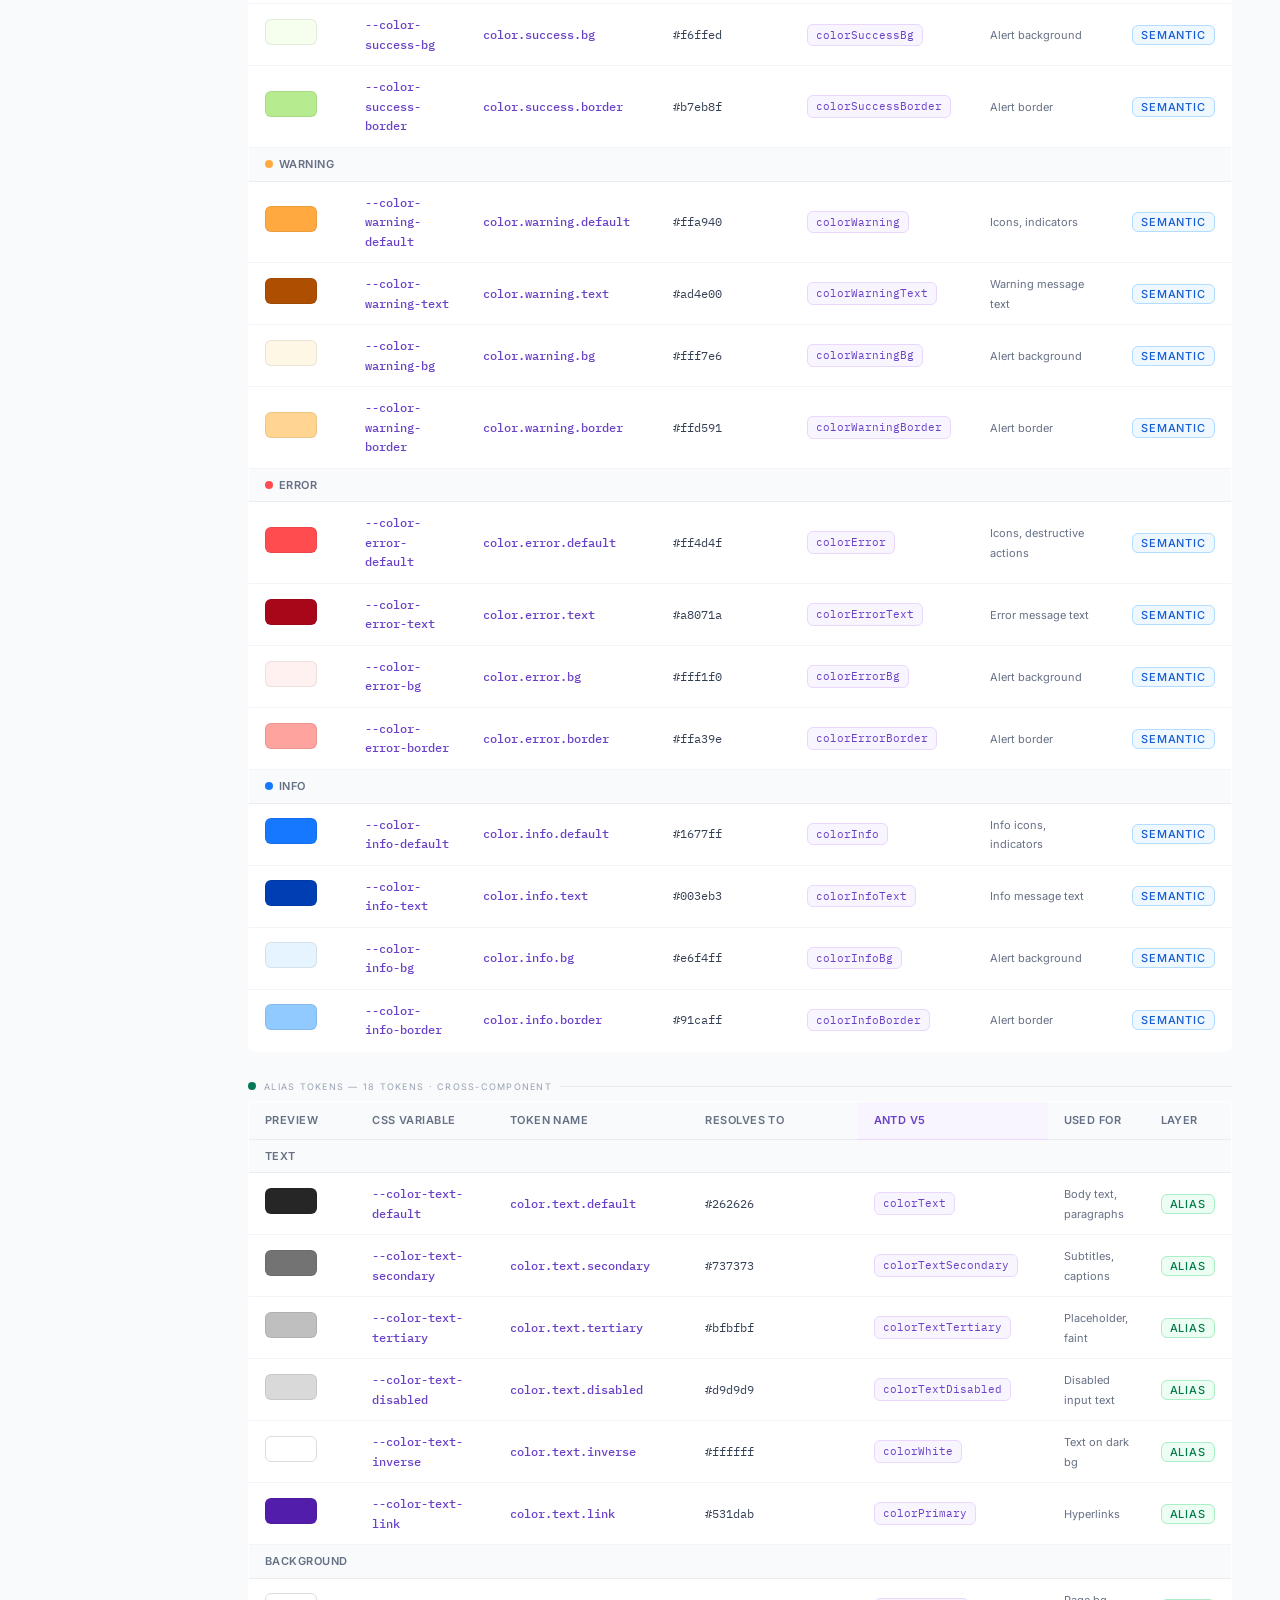
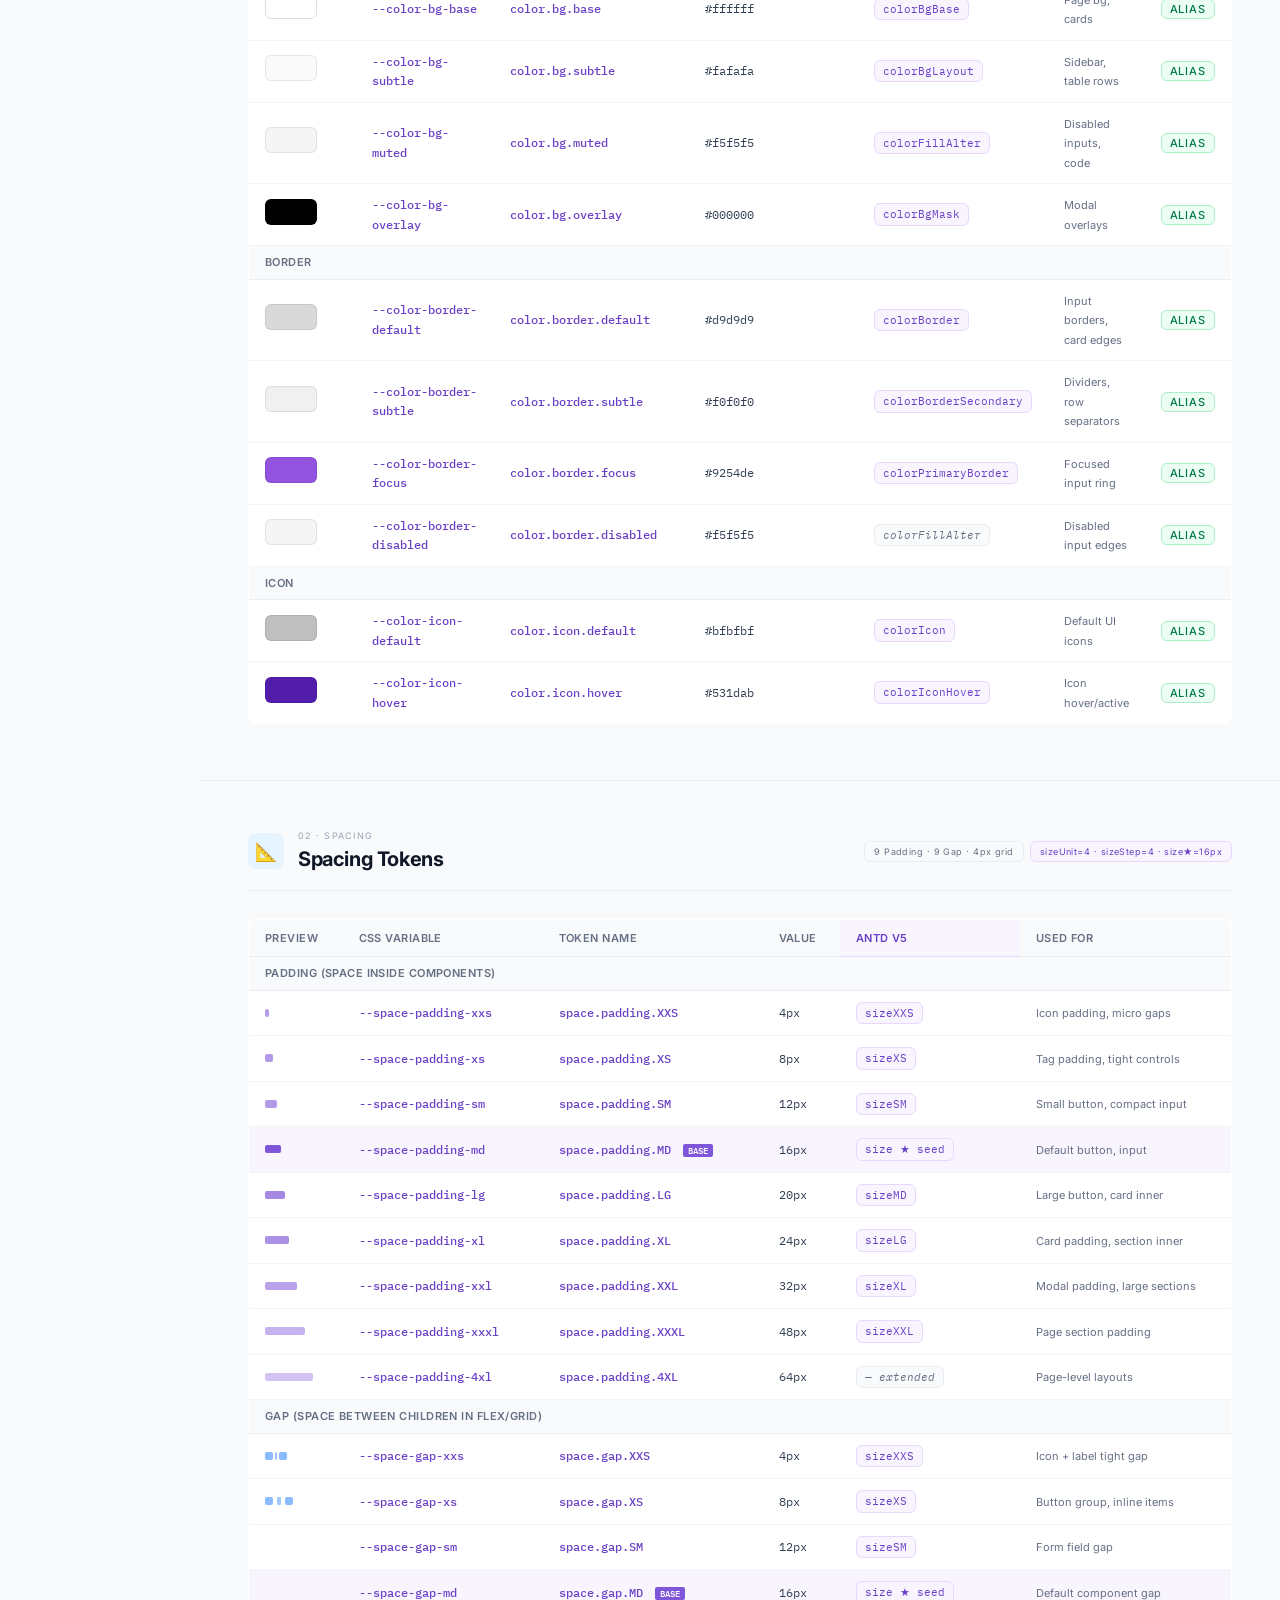
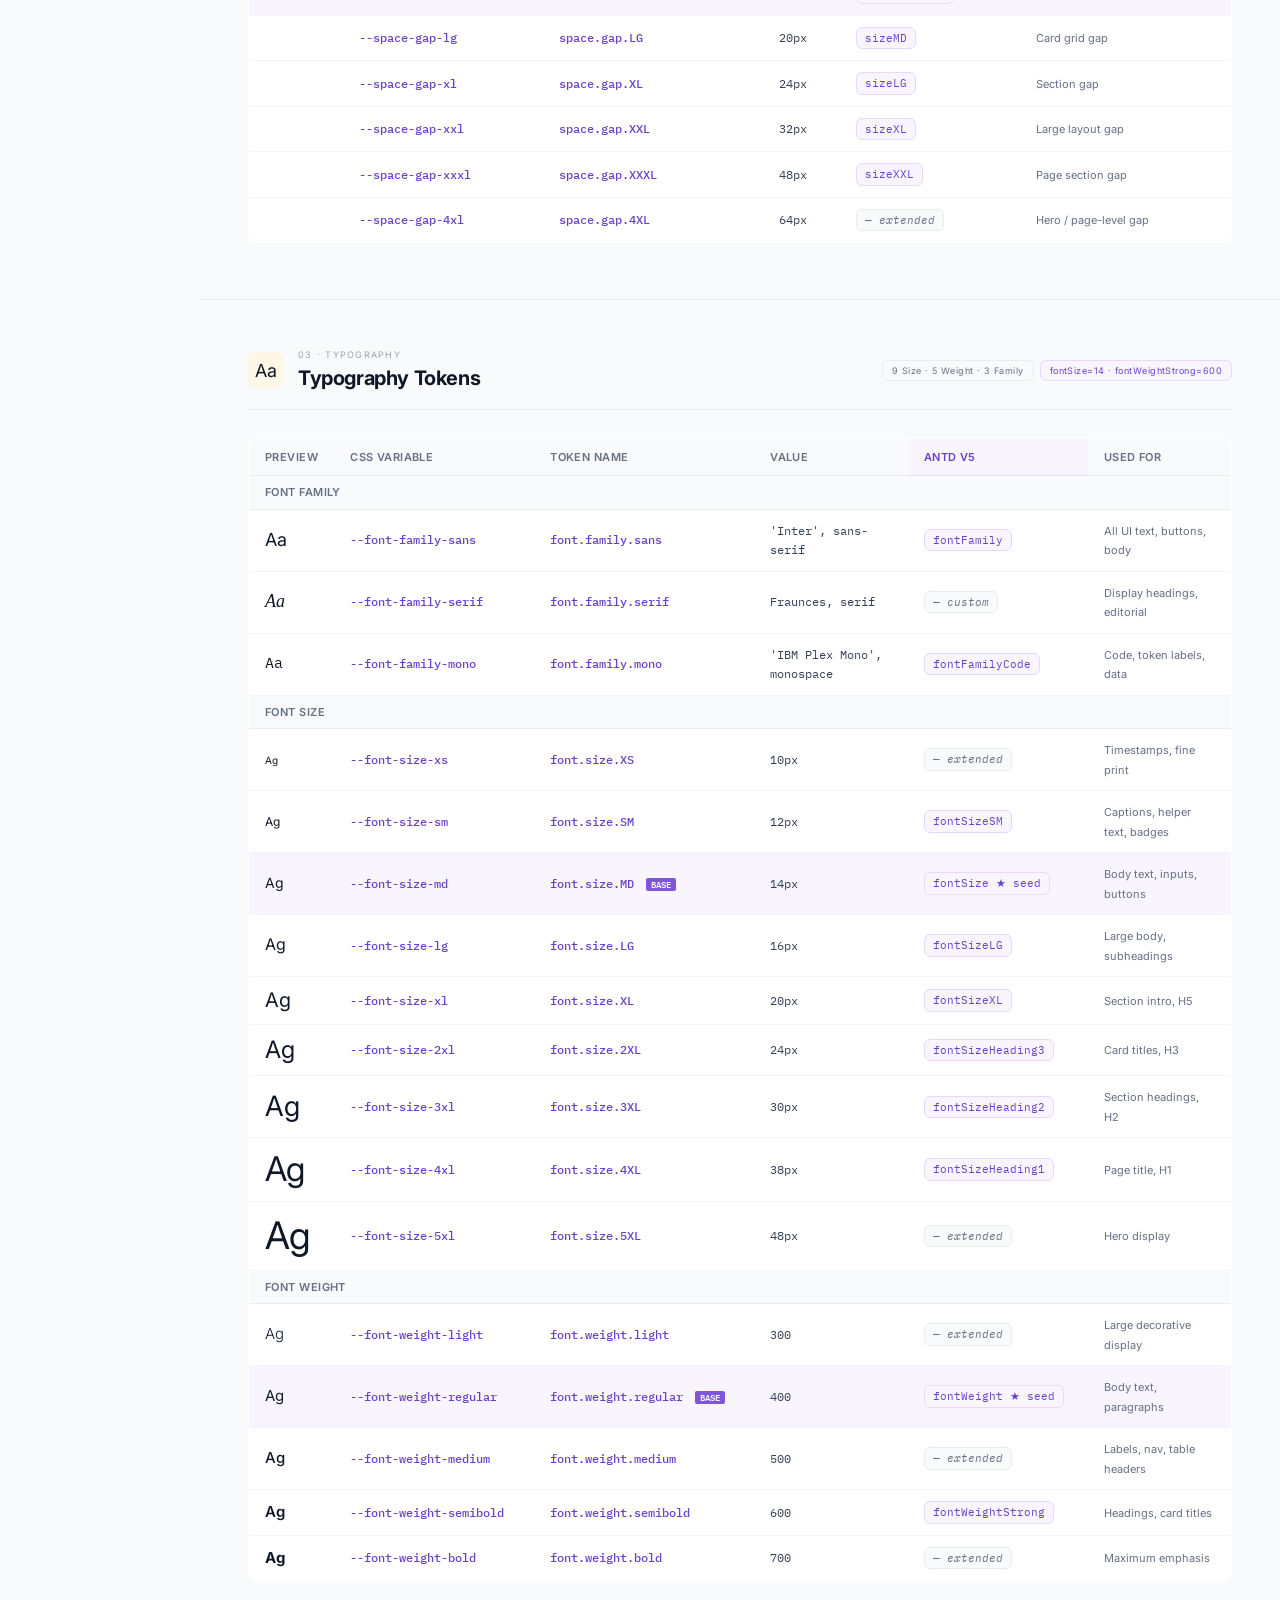
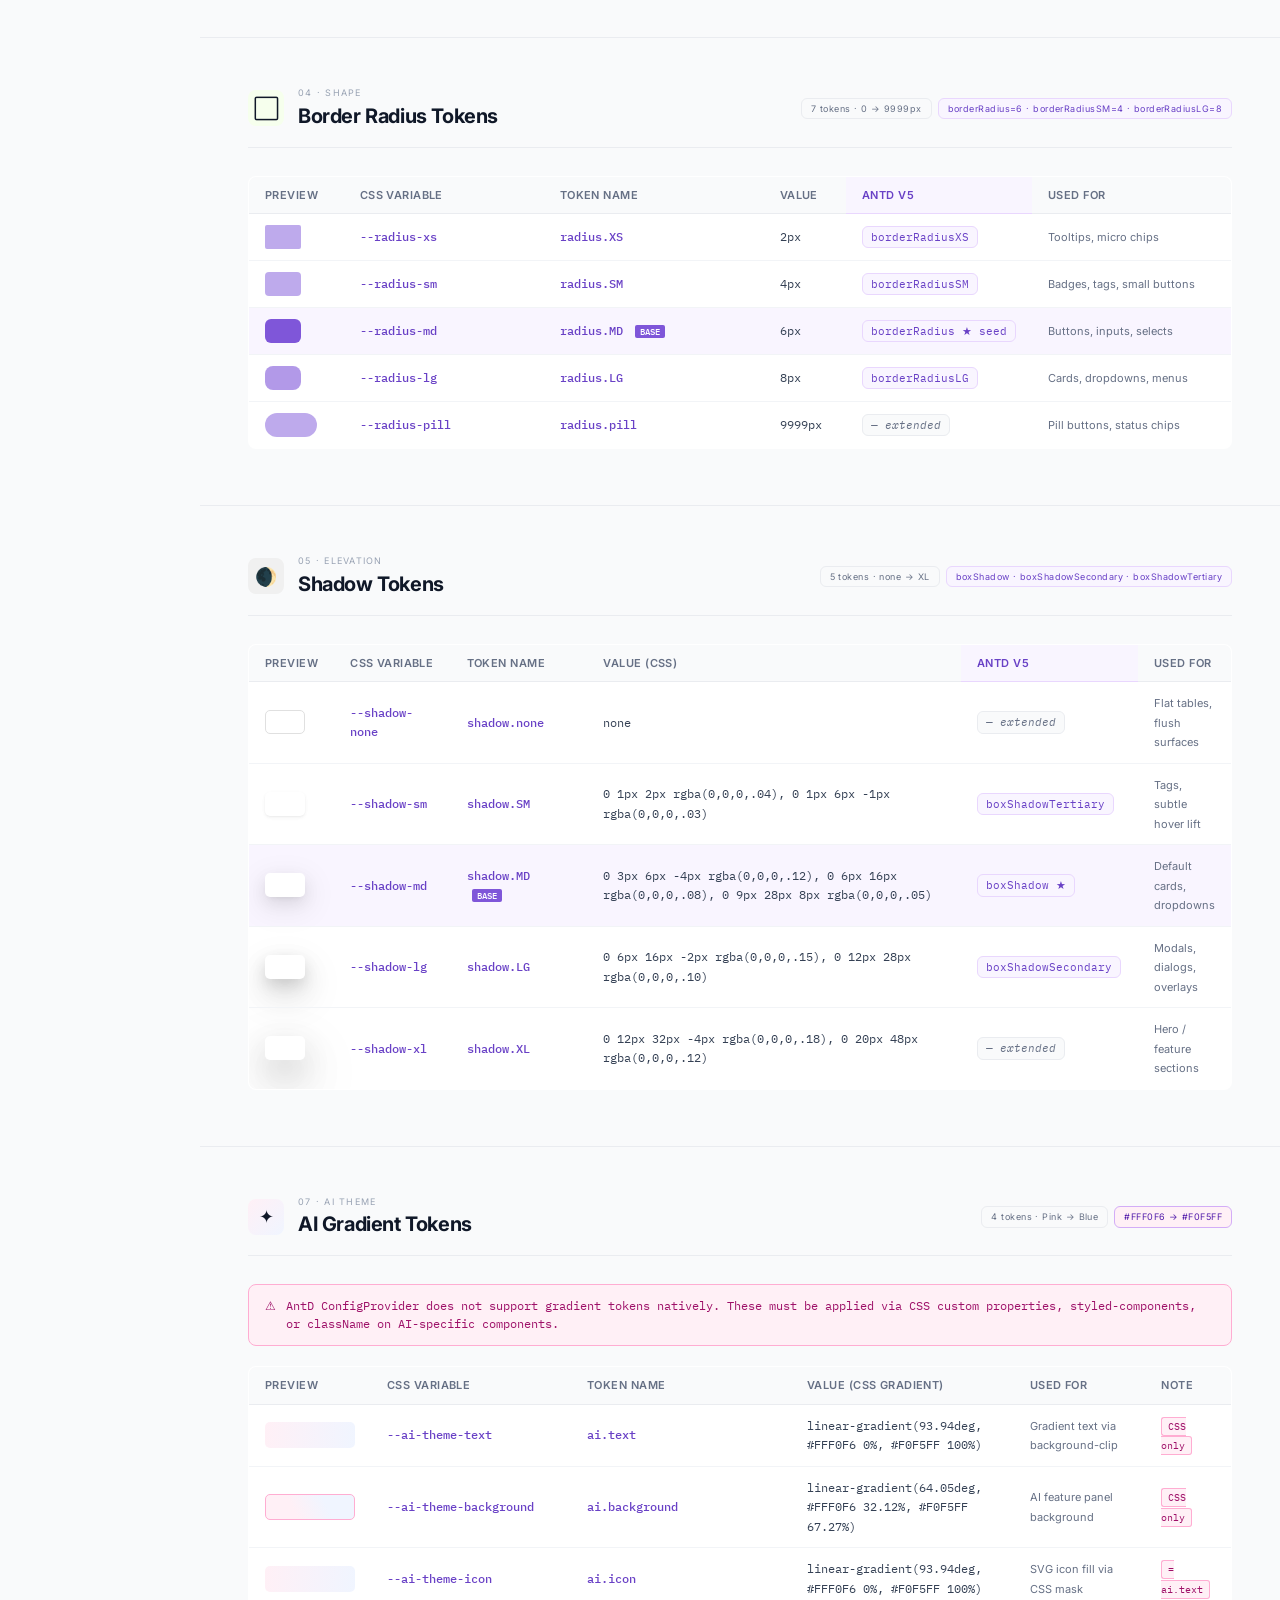
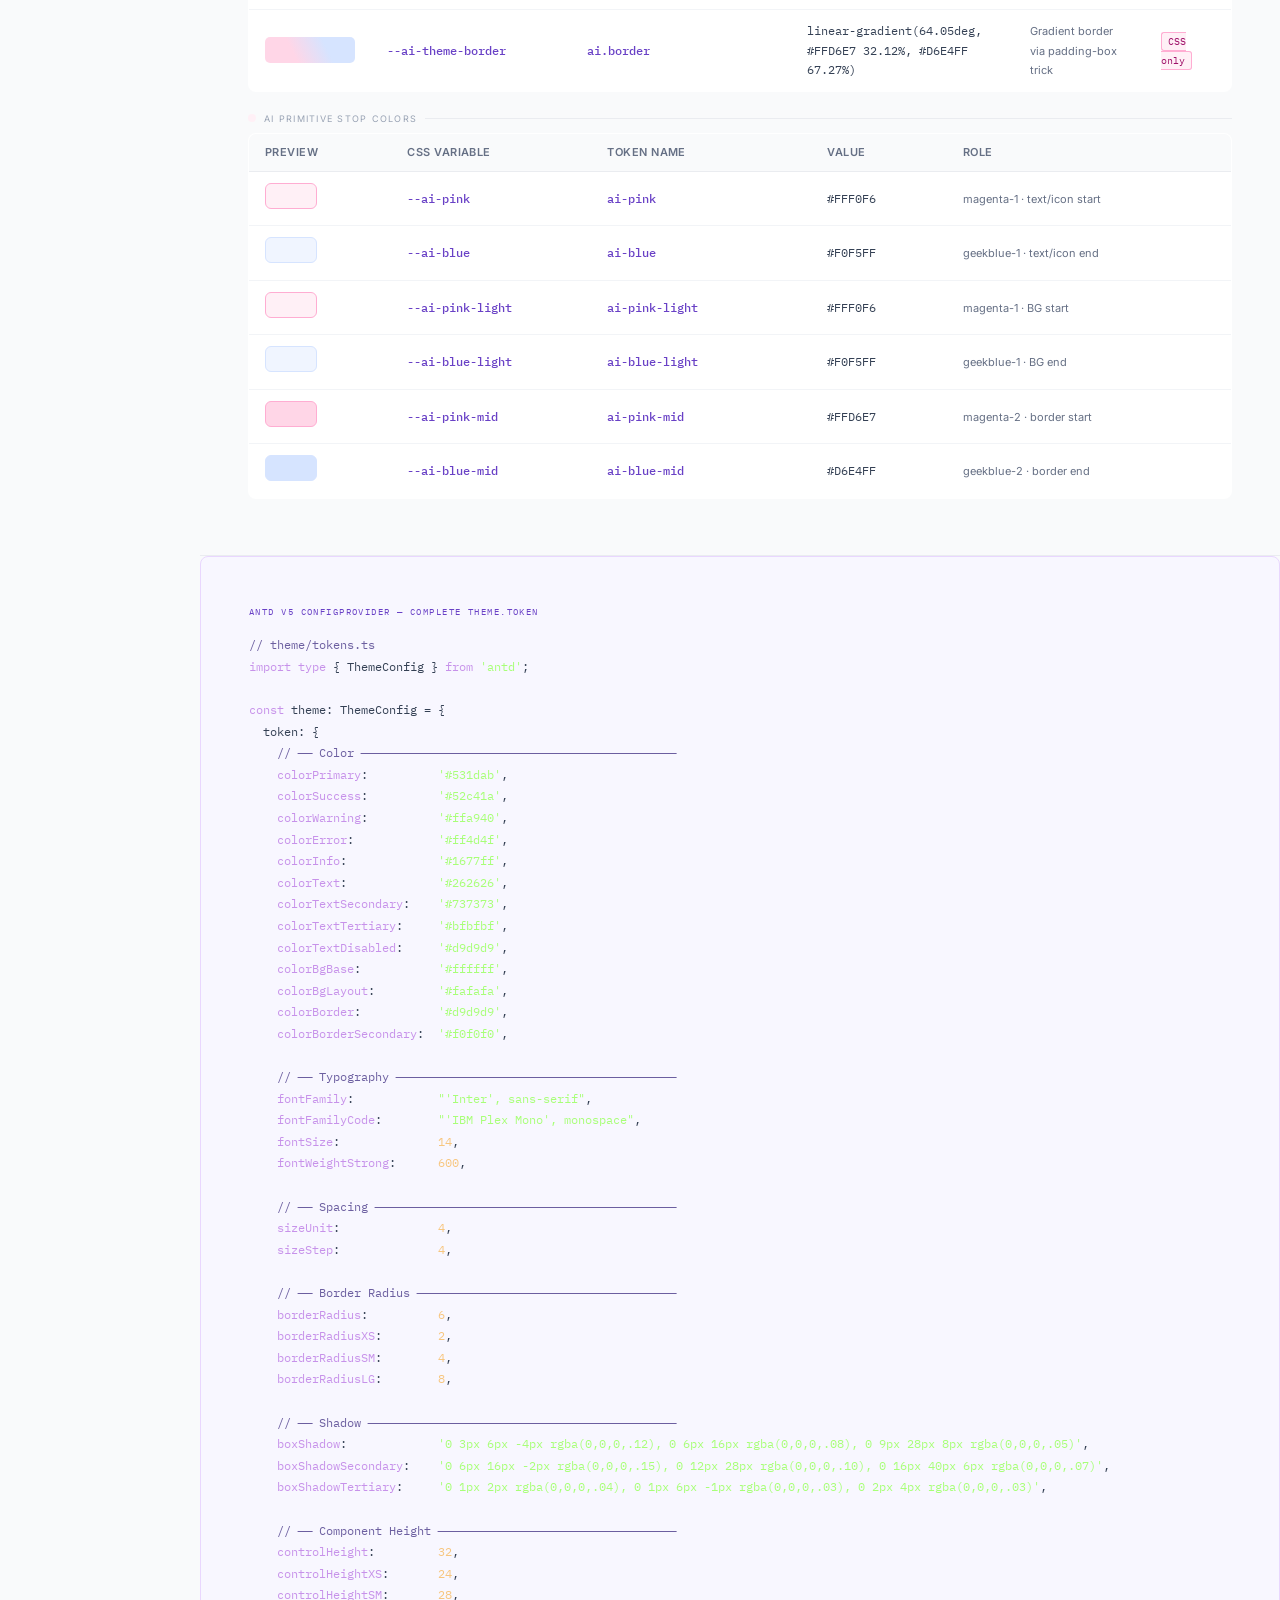
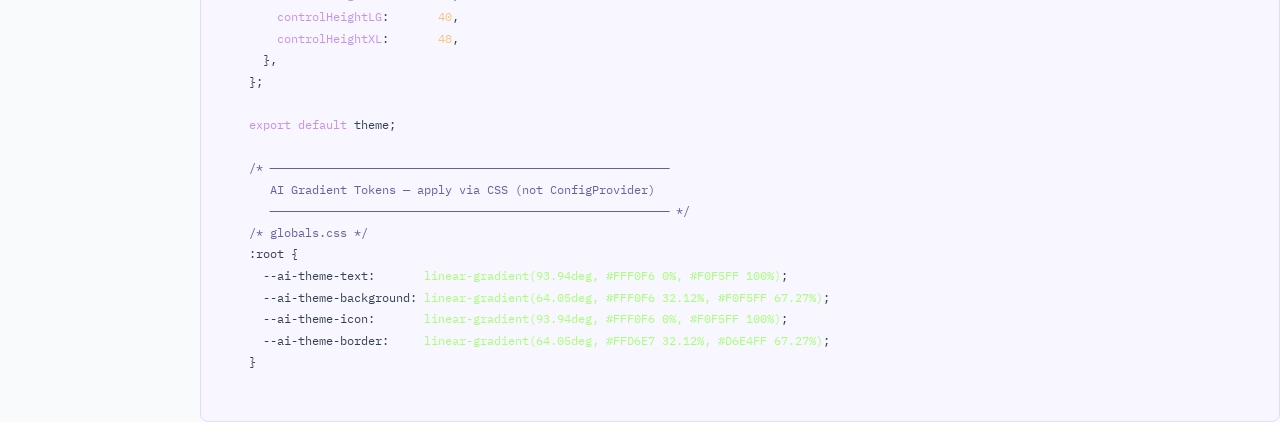
<file: pages/token-reference.html>
<!DOCTYPE html>
<html lang="en">
<head>
<meta charset="UTF-8">
<meta name="viewport" content="width=device-width, initial-scale=1.0">
<title>Design Token Reference</title>
<link href="https://fonts.googleapis.com/css2?family=IBM+Plex+Mono:wght@400;500;600&family=Inter:wght@300;400;500;600;700&display=swap" rel="stylesheet">
<style>
*,*::before,*::after{box-sizing:border-box;margin:0;padding:0}
:root{
  --bg:#f7f5f2;--surface:#fff;--surface-2:#f2f0ed;
  --ink:#1a1814;--ink-2:#5a5550;--ink-3:#9a938c;
  --rule:#e2ddd8;--accent:#531dab;
  --nav-w:200px;
  --mono:'IBM Plex Mono',monospace;
  --sans:'Inter',sans-serif;
}
body{background:var(--bg);color:var(--ink);font-family:var(--sans);font-size:13px;line-height:1.5;display:flex;}

/* ── Sidebar ── */
.sidenav{width:var(--nav-w);flex-shrink:0;position:fixed;top:0;left:0;height:100vh;overflow-y:auto;background:#16131f;display:flex;flex-direction:column;z-index:100;}
.sidenav-logo{padding:20px 16px 14px;border-bottom:1px solid rgba(255,255,255,.07);}
.logo-title{font-family:var(--mono);font-size:13px;font-weight:600;color:#e2d9f3;letter-spacing:.04em;}
.logo-sub{font-family:var(--mono);font-size:9px;color:#6c5fa0;margin-top:3px;letter-spacing:.1em;}
.nav-group{padding:12px 0 4px;}
.nav-group-label{font-family:var(--mono);font-size:9px;letter-spacing:.16em;text-transform:uppercase;color:#6c5fa0;padding:0 16px;margin-bottom:4px;}
.nav-item{display:flex;align-items:center;gap:8px;padding:7px 16px;cursor:pointer;text-decoration:none;border-left:2px solid transparent;transition:background .12s;}
.nav-item:hover{background:rgba(255,255,255,.04);}
.nav-item.active{background:rgba(146,84,222,.12);border-left-color:#9254de;}
.nav-dot{width:8px;height:8px;border-radius:50%;flex-shrink:0;}
.nav-label{font-family:var(--mono);font-size:10px;color:#a898d0;letter-spacing:.03em;}
.nav-item.active .nav-label{color:#e2d9f3;}
.nav-count{font-family:var(--mono);font-size:9px;color:#6c5fa0;margin-left:auto;}
.sidenav-foot{margin-top:auto;padding:12px 16px;border-top:1px solid rgba(255,255,255,.06);}
.antd-pill{font-family:var(--mono);font-size:9px;color:#d46b08;background:rgba(212,107,8,.1);border:1px solid rgba(212,107,8,.2);padding:3px 8px;border-radius:3px;text-align:center;letter-spacing:.06em;}

/* ── Main ── */
.main{margin-left:var(--nav-w);flex:1;min-width:0;}

/* ── Page header ── */
.page-hero{padding:48px 48px 36px;border-bottom:1px solid var(--rule);background:var(--surface);}
.hero-eyebrow{font-family:var(--mono);font-size:10px;letter-spacing:.16em;text-transform:uppercase;color:var(--ink-3);margin-bottom:10px;}
.hero-title{font-size:32px;font-weight:700;letter-spacing:-.02em;color:var(--ink);margin-bottom:6px;}
.hero-title span{color:var(--accent);}
.hero-sub{font-size:13px;color:var(--ink-2);margin-bottom:20px;}
.hero-stats{display:flex;gap:0;border:1px solid var(--rule);border-radius:8px;overflow:hidden;width:fit-content;}
.hs{padding:10px 20px;border-right:1px solid var(--rule);display:flex;flex-direction:column;gap:1px;}
.hs:last-child{border-right:none;}
.hs-val{font-family:var(--mono);font-size:18px;font-weight:600;color:var(--ink);}
.hs-lbl{font-family:var(--mono);font-size:9px;color:var(--ink-3);letter-spacing:.1em;text-transform:uppercase;}

/* ── Chapter ── */
.chapter{padding:48px 48px 56px;border-bottom:1px solid var(--rule);scroll-margin-top:0;}
.chapter:last-child{border-bottom:none;}
.chapter-header{display:flex;align-items:center;gap:14px;margin-bottom:28px;padding-bottom:16px;border-bottom:2px solid var(--ink);}
.ch-icon{width:36px;height:36px;border-radius:8px;display:flex;align-items:center;justify-content:center;font-size:18px;flex-shrink:0;}
.ch-meta{flex:1;}
.ch-num{font-family:var(--mono);font-size:9px;color:var(--ink-3);letter-spacing:.14em;text-transform:uppercase;}
.ch-title{font-size:20px;font-weight:700;letter-spacing:-.02em;color:var(--ink);margin-top:1px;}
.ch-right{display:flex;gap:6px;align-items:center;flex-wrap:wrap;}
.pill{font-family:var(--mono);font-size:9px;padding:3px 9px;border-radius:3px;border:1px solid;letter-spacing:.05em;}
.pill-count{color:var(--ink-3);border-color:var(--rule);background:var(--surface-2);}
.pill-antd{color:#d46b08;border-color:#ffd591;background:#fff7e6;}

/* ── Token table ── */
.token-table{width:100%;border-collapse:collapse;background:var(--surface);border:1px solid var(--rule);border-radius:10px;overflow:hidden;font-size:12px;}
.token-table + .token-table{margin-top:12px;}
thead tr{background:var(--surface-2);}
.token-table th{text-align:left;padding:9px 14px;font-family:var(--mono);font-size:9px;letter-spacing:.15em;text-transform:uppercase;color:var(--ink-3);font-weight:500;border-bottom:1px solid var(--rule);}
.token-table th.w-preview{width:140px;}
.token-table th.w-css{width:200px;}
.token-table th.w-token{width:220px;}
.token-table th.w-value{width:280px;}
.token-table th.antd-th{color:#d46b08!important;background:#fff7e6!important;border-bottom:1px solid #ffd591!important;width:180px;}
.token-table td{padding:9px 14px;border-bottom:1px solid var(--surface-2);vertical-align:middle;}
tr:last-child td{border-bottom:none;}
tr:hover td{background:#faf9f7;}
tr.base-row td{background:#faf7ff;}
tr.base-row:hover td{background:#f5f0ff;}
tr.group-header td{background:var(--surface-2);padding:6px 14px;font-family:var(--mono);font-size:9px;letter-spacing:.14em;text-transform:uppercase;color:var(--ink-3);border-bottom:1px solid var(--rule);font-weight:600;}

/* Cell types */
.css-var{font-family:var(--mono);font-size:11px;color:#531dab;font-weight:500;}
.token-name{font-family:var(--mono);font-size:11px;color:var(--accent);font-weight:500;}
.token-name.gray{color:var(--ink-2);}
.token-value{font-family:var(--mono);font-size:11px;color:var(--ink-2);}
.antd-ref{font-family:var(--mono);font-size:10px;color:#d46b08;background:#fff7e6;border:1px solid #ffd591;padding:2px 7px;border-radius:3px;display:inline-block;white-space:nowrap;}
.antd-ref.na{color:var(--ink-3);background:var(--surface-2);border-color:var(--rule);font-style:italic;}
.base-star{font-family:var(--mono);font-size:9px;background:var(--accent);color:#fff;padding:1px 5px;border-radius:2px;margin-left:5px;}
.layer-badge{font-family:var(--mono);font-size:9px;letter-spacing:.08em;text-transform:uppercase;padding:2px 6px;border-radius:3px;border:1px solid;white-space:nowrap;}
.lb-prim{color:#6d28d9;border-color:#ddd6fe;background:#f5f3ff;}
.lb-sem{color:#0369a1;border-color:#bae6fd;background:#f0f9ff;}
.lb-alias{color:#047857;border-color:#a7f3d0;background:#ecfdf5;}

/* ── Previews ── */
.swatch{width:52px;height:26px;border-radius:5px;border:1px solid rgba(0,0,0,.08);display:inline-block;flex-shrink:0;}
.swatch.bordered{border:1px solid #ddd;}
.radius-preview{height:28px;width:52px;background:var(--accent);opacity:.7;display:inline-block;}
.radius-preview.base{opacity:1;}
.gradient-preview{height:26px;width:80px;border-radius:5px;display:inline-block;border:1px solid rgba(0,0,0,.06);}
.shadow-preview{width:52px;height:28px;border-radius:6px;background:#fff;display:inline-block;}
.height-bar{background:var(--accent);border-radius:3px;display:inline-block;width:40px;opacity:.7;}
.height-bar.base{opacity:1;outline:2px solid var(--accent);outline-offset:2px;}
.weight-sample{color:var(--ink);font-size:15px;font-family:'Inter',sans-serif;}
.size-sample{color:var(--ink);font-family:'Inter',sans-serif;line-height:1.2;}
.family-sample{color:var(--ink);font-size:18px;line-height:1.2;}

/* ── Group sub-label ── */
.sub-table-label{font-family:var(--mono);font-size:9px;letter-spacing:.14em;text-transform:uppercase;color:var(--ink-3);margin:20px 0 8px;display:flex;align-items:center;gap:8px;}
.sub-table-label::after{content:'';flex:1;height:1px;background:var(--rule);}
.sub-dot{width:8px;height:8px;border-radius:50%;display:inline-block;}

/* ── ConfigProvider block ── */
.config-chapter{padding:48px;background:#16131f;}
.config-label{font-family:var(--mono);font-size:9px;letter-spacing:.16em;text-transform:uppercase;color:#9370db;margin-bottom:16px;}
.config-code{font-family:var(--mono);font-size:12px;color:#e2d9f3;line-height:1.8;white-space:pre;overflow-x:auto;}
.cc{color:#6c5fa0;}.ck{color:#c792ea;}.cv{color:#f7c67f;}.cs{color:#a8ff78;}

@keyframes fadeIn{from{opacity:0;transform:translateY(8px)}to{opacity:1;transform:translateY(0)}}
.chapter{animation:fadeIn .4s ease both;}
</style>
<link rel="stylesheet" href="../shared-theme.css">
</head>
<body>

<!-- ══ SIDEBAR ══ -->
<nav class="sidenav">
  <div class="sidenav-logo">
    <div class="logo-title">Token Reference</div>
    <div class="logo-sub">v1.0.0 · AntD v5 · 4px Grid</div>
  </div>
  <div class="nav-group">
    <div class="nav-group-label">Foundations</div>
    <a class="nav-item active" href="#color"><div class="nav-dot" style="background:#531dab;"></div><span class="nav-label">Color</span><span class="nav-count">106</span></a>
    <a class="nav-item" href="#spacing"><div class="nav-dot" style="background:#1677ff;"></div><span class="nav-label">Spacing</span><span class="nav-count">18</span></a>
    <a class="nav-item" href="#typography"><div class="nav-dot" style="background:#d46b08;"></div><span class="nav-label">Typography</span><span class="nav-count">17</span></a>
    <a class="nav-item" href="#radius"><div class="nav-dot" style="background:#237804;"></div><span class="nav-label">Border Radius</span><span class="nav-count">5</span></a>
    <a class="nav-item" href="#shadow"><div class="nav-dot" style="background:#595959;"></div><span class="nav-label">Shadow</span><span class="nav-count">5</span></a>
    <a class="nav-item" href="#ai"><div class="nav-dot" style="background:linear-gradient(90deg,#FFF0F6,#F0F5FF);background-size:cover;"></div><span class="nav-label">AI Gradients</span><span class="nav-count">4</span></a>
  </div>
  <div class="nav-group">
    <div class="nav-group-label">Config</div>
    <a class="nav-item" href="#config"><div class="nav-dot" style="background:#9370db;"></div><span class="nav-label">ConfigProvider</span></a>
  </div>
  <div class="sidenav-foot">
    <div class="antd-pill">↔ AntD v5 Aligned</div>
  </div>
</nav>

<!-- ══ MAIN ══ -->
<main class="main">

  <!-- Hero -->
  <div class="page-hero">
    <div class="hero-eyebrow">Design System · Complete Token Reference</div>
    <div class="hero-title">All <span>Design Tokens</span></div>
    <div class="hero-sub">CSS variable · Token name · Value · AntD v5 reference · Preview — all in one place</div>
    <div class="hero-stats">
      <div class="hs"><span class="hs-val">162</span><span class="hs-lbl">Total Tokens</span></div>
      <div class="hs"><span class="hs-val">7</span><span class="hs-lbl">Categories</span></div>
      <div class="hs"><span class="hs-val">4px</span><span class="hs-lbl">Grid Unit</span></div>
      <div class="hs"><span class="hs-val">AntD v5</span><span class="hs-lbl">Aligned</span></div>
    </div>
  </div>

  <!-- ══════════ 01 COLOR ══════════ -->
  <section class="chapter" id="color">
    <div class="chapter-header">
      <div class="ch-icon" style="background:#f9f0ff;">🎨</div>
      <div class="ch-meta"><div class="ch-num">01 · Color</div><div class="ch-title">Color Tokens</div></div>
      <div class="ch-right">
        <span class="pill pill-count">60 Primitive · 28 Semantic · 18 Alias</span>
        <span class="pill pill-antd">colorPrimary · colorSuccess · colorError · colorInfo</span>
      </div>
    </div>

    <!-- Primitive -->
    <div class="sub-table-label"><span class="sub-dot" style="background:#6d28d9;"></span>Primitive Palette — 60 tokens · Raw hex values</div>
    <table class="token-table">
      <thead><tr><th class="w-preview">Preview</th><th class="w-css">CSS Variable</th><th class="w-token">Token Name</th><th class="w-value">Value</th><th>Scale · Step</th><th>Layer</th></tr></thead>
      <tbody>
        <tr class="group-header"><td colspan="6">Purple Scale</td></tr>
        <tr><td><span class="swatch" style="background:#f9f0ff;"></span></td><td><span class="css-var">--color-purple-1</span></td><td><span class="token-name">purple-1</span></td><td><span class="token-value">#f9f0ff</span></td><td><span class="token-value">Lightest tint</span></td><td><span class="layer-badge lb-prim">Primitive</span></td></tr>
        <tr><td><span class="swatch" style="background:#efdbff;"></span></td><td><span class="css-var">--color-purple-2</span></td><td><span class="token-name">purple-2</span></td><td><span class="token-value">#efdbff</span></td><td><span class="token-value">Hover tint</span></td><td><span class="layer-badge lb-prim">Primitive</span></td></tr>
        <tr><td><span class="swatch" style="background:#d3adf7;"></span></td><td><span class="css-var">--color-purple-3</span></td><td><span class="token-name">purple-3</span></td><td><span class="token-value">#d3adf7</span></td><td><span class="token-value">Light</span></td><td><span class="layer-badge lb-prim">Primitive</span></td></tr>
        <tr><td><span class="swatch" style="background:#b37feb;"></span></td><td><span class="css-var">--color-purple-4</span></td><td><span class="token-name">purple-4</span></td><td><span class="token-value">#b37feb</span></td><td><span class="token-value">Medium-light</span></td><td><span class="layer-badge lb-prim">Primitive</span></td></tr>
        <tr><td><span class="swatch" style="background:#9254de;"></span></td><td><span class="css-var">--color-purple-5</span></td><td><span class="token-name">purple-5</span></td><td><span class="token-value">#9254de</span></td><td><span class="token-value">Border/Focus</span></td><td><span class="layer-badge lb-prim">Primitive</span></td></tr>
        <tr><td><span class="swatch" style="background:#722ed1;"></span></td><td><span class="css-var">--color-purple-6</span></td><td><span class="token-name">purple-6</span></td><td><span class="token-value">#722ed1</span></td><td><span class="token-value">Hover state</span></td><td><span class="layer-badge lb-prim">Primitive</span></td></tr>
        <tr class="base-row"><td><span class="swatch" style="background:#531dab;"></span></td><td><span class="css-var">--color-purple-7</span></td><td><span class="token-name">purple-7 <span class="base-star">SEED</span></span></td><td><span class="token-value">#531dab</span></td><td><span class="token-value">Brand primary</span></td><td><span class="layer-badge lb-prim">Primitive</span></td></tr>
        <tr><td><span class="swatch" style="background:#391085;"></span></td><td><span class="css-var">--color-purple-8</span></td><td><span class="token-name">purple-8</span></td><td><span class="token-value">#391085</span></td><td><span class="token-value">Active state</span></td><td><span class="layer-badge lb-prim">Primitive</span></td></tr>
        <tr><td><span class="swatch" style="background:#22075e;"></span></td><td><span class="css-var">--color-purple-9</span></td><td><span class="token-name">purple-9</span></td><td><span class="token-value">#22075e</span></td><td><span class="token-value">Deep</span></td><td><span class="layer-badge lb-prim">Primitive</span></td></tr>
        <tr><td><span class="swatch" style="background:#120338;"></span></td><td><span class="css-var">--color-purple-10</span></td><td><span class="token-name">purple-10</span></td><td><span class="token-value">#120338</span></td><td><span class="token-value">Darkest</span></td><td><span class="layer-badge lb-prim">Primitive</span></td></tr>
        <tr class="group-header"><td colspan="6">Green Scale (Success)</td></tr>
        <tr><td><span class="swatch" style="background:#f6ffed;"></span></td><td><span class="css-var">--color-green-1</span></td><td><span class="token-name">green-1</span></td><td><span class="token-value">#f6ffed</span></td><td><span class="token-value">BG tint</span></td><td><span class="layer-badge lb-prim">Primitive</span></td></tr>
        <tr><td><span class="swatch" style="background:#d9f7be;"></span></td><td><span class="css-var">--color-green-2</span></td><td><span class="token-name">green-2</span></td><td><span class="token-value">#d9f7be</span></td><td></td><td><span class="layer-badge lb-prim">Primitive</span></td></tr>
        <tr><td><span class="swatch" style="background:#b7eb8f;"></span></td><td><span class="css-var">--color-green-3</span></td><td><span class="token-name">green-3</span></td><td><span class="token-value">#b7eb8f</span></td><td><span class="token-value">Border</span></td><td><span class="layer-badge lb-prim">Primitive</span></td></tr>
        <tr><td><span class="swatch" style="background:#95de64;"></span></td><td><span class="css-var">--color-green-4</span></td><td><span class="token-name">green-4</span></td><td><span class="token-value">#95de64</span></td><td></td><td><span class="layer-badge lb-prim">Primitive</span></td></tr>
        <tr><td><span class="swatch" style="background:#73d13d;"></span></td><td><span class="css-var">--color-green-5</span></td><td><span class="token-name">green-5</span></td><td><span class="token-value">#73d13d</span></td><td></td><td><span class="layer-badge lb-prim">Primitive</span></td></tr>
        <tr class="base-row"><td><span class="swatch" style="background:#52c41a;"></span></td><td><span class="css-var">--color-green-6</span></td><td><span class="token-name">green-6 <span class="base-star">SEED</span></span></td><td><span class="token-value">#52c41a</span></td><td><span class="token-value">Success default</span></td><td><span class="layer-badge lb-prim">Primitive</span></td></tr>
        <tr><td><span class="swatch" style="background:#389e0d;"></span></td><td><span class="css-var">--color-green-7</span></td><td><span class="token-name">green-7</span></td><td><span class="token-value">#389e0d</span></td><td></td><td><span class="layer-badge lb-prim">Primitive</span></td></tr>
        <tr><td><span class="swatch" style="background:#237804;"></span></td><td><span class="css-var">--color-green-8</span></td><td><span class="token-name">green-8</span></td><td><span class="token-value">#237804</span></td><td><span class="token-value">Text on light</span></td><td><span class="layer-badge lb-prim">Primitive</span></td></tr>
        <tr><td><span class="swatch" style="background:#135200;"></span></td><td><span class="css-var">--color-green-9</span></td><td><span class="token-name">green-9</span></td><td><span class="token-value">#135200</span></td><td></td><td><span class="layer-badge lb-prim">Primitive</span></td></tr>
        <tr><td><span class="swatch" style="background:#092b00;"></span></td><td><span class="css-var">--color-green-10</span></td><td><span class="token-name">green-10</span></td><td><span class="token-value">#092b00</span></td><td></td><td><span class="layer-badge lb-prim">Primitive</span></td></tr>
        <tr class="group-header"><td colspan="6">Red Scale (Error)</td></tr>
        <tr><td><span class="swatch" style="background:#fff1f0;"></span></td><td><span class="css-var">--color-red-1</span></td><td><span class="token-name">red-1</span></td><td><span class="token-value">#fff1f0</span></td><td><span class="token-value">BG tint</span></td><td><span class="layer-badge lb-prim">Primitive</span></td></tr>
        <tr><td><span class="swatch" style="background:#ffccc7;"></span></td><td><span class="css-var">--color-red-2</span></td><td><span class="token-name">red-2</span></td><td><span class="token-value">#ffccc7</span></td><td></td><td><span class="layer-badge lb-prim">Primitive</span></td></tr>
        <tr><td><span class="swatch" style="background:#ffa39e;"></span></td><td><span class="css-var">--color-red-3</span></td><td><span class="token-name">red-3</span></td><td><span class="token-value">#ffa39e</span></td><td><span class="token-value">Border</span></td><td><span class="layer-badge lb-prim">Primitive</span></td></tr>
        <tr><td><span class="swatch" style="background:#ff7875;"></span></td><td><span class="css-var">--color-red-4</span></td><td><span class="token-name">red-4</span></td><td><span class="token-value">#ff7875</span></td><td></td><td><span class="layer-badge lb-prim">Primitive</span></td></tr>
        <tr class="base-row"><td><span class="swatch" style="background:#ff4d4f;"></span></td><td><span class="css-var">--color-red-5</span></td><td><span class="token-name">red-5 <span class="base-star">SEED</span></span></td><td><span class="token-value">#ff4d4f</span></td><td><span class="token-value">Error default</span></td><td><span class="layer-badge lb-prim">Primitive</span></td></tr>
        <tr><td><span class="swatch" style="background:#f5222d;"></span></td><td><span class="css-var">--color-red-6</span></td><td><span class="token-name">red-6</span></td><td><span class="token-value">#f5222d</span></td><td></td><td><span class="layer-badge lb-prim">Primitive</span></td></tr>
        <tr><td><span class="swatch" style="background:#cf1322;"></span></td><td><span class="css-var">--color-red-7</span></td><td><span class="token-name">red-7</span></td><td><span class="token-value">#cf1322</span></td><td></td><td><span class="layer-badge lb-prim">Primitive</span></td></tr>
        <tr><td><span class="swatch" style="background:#a8071a;"></span></td><td><span class="css-var">--color-red-8</span></td><td><span class="token-name">red-8</span></td><td><span class="token-value">#a8071a</span></td><td><span class="token-value">Text on light</span></td><td><span class="layer-badge lb-prim">Primitive</span></td></tr>
        <tr><td><span class="swatch" style="background:#820014;"></span></td><td><span class="css-var">--color-red-9</span></td><td><span class="token-name">red-9</span></td><td><span class="token-value">#820014</span></td><td></td><td><span class="layer-badge lb-prim">Primitive</span></td></tr>
        <tr><td><span class="swatch" style="background:#5c0011;"></span></td><td><span class="css-var">--color-red-10</span></td><td><span class="token-name">red-10</span></td><td><span class="token-value">#5c0011</span></td><td></td><td><span class="layer-badge lb-prim">Primitive</span></td></tr>
        <tr class="group-header"><td colspan="6">Orange Scale (Warning)</td></tr>
        <tr><td><span class="swatch" style="background:#fff7e6;"></span></td><td><span class="css-var">--color-orange-1</span></td><td><span class="token-name">orange-1</span></td><td><span class="token-value">#fff7e6</span></td><td><span class="token-value">BG tint</span></td><td><span class="layer-badge lb-prim">Primitive</span></td></tr>
        <tr><td><span class="swatch" style="background:#ffe7ba;"></span></td><td><span class="css-var">--color-orange-2</span></td><td><span class="token-name">orange-2</span></td><td><span class="token-value">#ffe7ba</span></td><td></td><td><span class="layer-badge lb-prim">Primitive</span></td></tr>
        <tr><td><span class="swatch" style="background:#ffd591;"></span></td><td><span class="css-var">--color-orange-3</span></td><td><span class="token-name">orange-3</span></td><td><span class="token-value">#ffd591</span></td><td><span class="token-value">Border</span></td><td><span class="layer-badge lb-prim">Primitive</span></td></tr>
        <tr><td><span class="swatch" style="background:#ffc069;"></span></td><td><span class="css-var">--color-orange-4</span></td><td><span class="token-name">orange-4</span></td><td><span class="token-value">#ffc069</span></td><td></td><td><span class="layer-badge lb-prim">Primitive</span></td></tr>
        <tr class="base-row"><td><span class="swatch" style="background:#ffa940;"></span></td><td><span class="css-var">--color-orange-5</span></td><td><span class="token-name">orange-5 <span class="base-star">SEED</span></span></td><td><span class="token-value">#ffa940</span></td><td><span class="token-value">Warning default</span></td><td><span class="layer-badge lb-prim">Primitive</span></td></tr>
        <tr><td><span class="swatch" style="background:#fa8c16;"></span></td><td><span class="css-var">--color-orange-6</span></td><td><span class="token-name">orange-6</span></td><td><span class="token-value">#fa8c16</span></td><td></td><td><span class="layer-badge lb-prim">Primitive</span></td></tr>
        <tr><td><span class="swatch" style="background:#d46b08;"></span></td><td><span class="css-var">--color-orange-7</span></td><td><span class="token-name">orange-7</span></td><td><span class="token-value">#d46b08</span></td><td></td><td><span class="layer-badge lb-prim">Primitive</span></td></tr>
        <tr><td><span class="swatch" style="background:#ad4e00;"></span></td><td><span class="css-var">--color-orange-8</span></td><td><span class="token-name">orange-8</span></td><td><span class="token-value">#ad4e00</span></td><td><span class="token-value">Text on light</span></td><td><span class="layer-badge lb-prim">Primitive</span></td></tr>
        <tr><td><span class="swatch" style="background:#873800;"></span></td><td><span class="css-var">--color-orange-9</span></td><td><span class="token-name">orange-9</span></td><td><span class="token-value">#873800</span></td><td></td><td><span class="layer-badge lb-prim">Primitive</span></td></tr>
        <tr><td><span class="swatch" style="background:#612500;"></span></td><td><span class="css-var">--color-orange-10</span></td><td><span class="token-name">orange-10</span></td><td><span class="token-value">#612500</span></td><td></td><td><span class="layer-badge lb-prim">Primitive</span></td></tr>
        <tr class="group-header"><td colspan="6">Blue Scale (Info)</td></tr>
        <tr><td><span class="swatch" style="background:#e6f4ff;"></span></td><td><span class="css-var">--color-blue-1</span></td><td><span class="token-name">blue-1</span></td><td><span class="token-value">#e6f4ff</span></td><td><span class="token-value">BG tint</span></td><td><span class="layer-badge lb-prim">Primitive</span></td></tr>
        <tr><td><span class="swatch" style="background:#bae0ff;"></span></td><td><span class="css-var">--color-blue-2</span></td><td><span class="token-name">blue-2</span></td><td><span class="token-value">#bae0ff</span></td><td></td><td><span class="layer-badge lb-prim">Primitive</span></td></tr>
        <tr><td><span class="swatch" style="background:#91caff;"></span></td><td><span class="css-var">--color-blue-3</span></td><td><span class="token-name">blue-3</span></td><td><span class="token-value">#91caff</span></td><td><span class="token-value">Border</span></td><td><span class="layer-badge lb-prim">Primitive</span></td></tr>
        <tr><td><span class="swatch" style="background:#69b1ff;"></span></td><td><span class="css-var">--color-blue-4</span></td><td><span class="token-name">blue-4</span></td><td><span class="token-value">#69b1ff</span></td><td></td><td><span class="layer-badge lb-prim">Primitive</span></td></tr>
        <tr><td><span class="swatch" style="background:#4096ff;"></span></td><td><span class="css-var">--color-blue-5</span></td><td><span class="token-name">blue-5</span></td><td><span class="token-value">#4096ff</span></td><td></td><td><span class="layer-badge lb-prim">Primitive</span></td></tr>
        <tr class="base-row"><td><span class="swatch" style="background:#1677ff;"></span></td><td><span class="css-var">--color-blue-6</span></td><td><span class="token-name">blue-6 <span class="base-star">SEED</span></span></td><td><span class="token-value">#1677ff</span></td><td><span class="token-value">Info default</span></td><td><span class="layer-badge lb-prim">Primitive</span></td></tr>
        <tr><td><span class="swatch" style="background:#0958d9;"></span></td><td><span class="css-var">--color-blue-7</span></td><td><span class="token-name">blue-7</span></td><td><span class="token-value">#0958d9</span></td><td></td><td><span class="layer-badge lb-prim">Primitive</span></td></tr>
        <tr><td><span class="swatch" style="background:#003eb3;"></span></td><td><span class="css-var">--color-blue-8</span></td><td><span class="token-name">blue-8</span></td><td><span class="token-value">#003eb3</span></td><td><span class="token-value">Text on light</span></td><td><span class="layer-badge lb-prim">Primitive</span></td></tr>
        <tr><td><span class="swatch" style="background:#002c8c;"></span></td><td><span class="css-var">--color-blue-9</span></td><td><span class="token-name">blue-9</span></td><td><span class="token-value">#002c8c</span></td><td></td><td><span class="layer-badge lb-prim">Primitive</span></td></tr>
        <tr><td><span class="swatch" style="background:#001d66;"></span></td><td><span class="css-var">--color-blue-10</span></td><td><span class="token-name">blue-10</span></td><td><span class="token-value">#001d66</span></td><td></td><td><span class="layer-badge lb-prim">Primitive</span></td></tr>
        <tr class="group-header"><td colspan="6">Gray Scale (Neutral)</td></tr>
        <tr><td><span class="swatch bordered" style="background:#ffffff;"></span></td><td><span class="css-var">--color-gray-1</span></td><td><span class="token-name">gray-1</span></td><td><span class="token-value">#ffffff</span></td><td><span class="token-value">White / Page bg</span></td><td><span class="layer-badge lb-prim">Primitive</span></td></tr>
        <tr><td><span class="swatch" style="background:#fafafa;"></span></td><td><span class="css-var">--color-gray-2</span></td><td><span class="token-name">gray-2</span></td><td><span class="token-value">#fafafa</span></td><td><span class="token-value">Layout bg</span></td><td><span class="layer-badge lb-prim">Primitive</span></td></tr>
        <tr><td><span class="swatch" style="background:#f5f5f5;"></span></td><td><span class="css-var">--color-gray-3</span></td><td><span class="token-name">gray-3</span></td><td><span class="token-value">#f5f5f5</span></td><td><span class="token-value">Disabled bg</span></td><td><span class="layer-badge lb-prim">Primitive</span></td></tr>
        <tr><td><span class="swatch" style="background:#f0f0f0;"></span></td><td><span class="css-var">--color-gray-4</span></td><td><span class="token-name">gray-4</span></td><td><span class="token-value">#f0f0f0</span></td><td><span class="token-value">Subtle border</span></td><td><span class="layer-badge lb-prim">Primitive</span></td></tr>
        <tr><td><span class="swatch" style="background:#d9d9d9;"></span></td><td><span class="css-var">--color-gray-5</span></td><td><span class="token-name">gray-5</span></td><td><span class="token-value">#d9d9d9</span></td><td><span class="token-value">Default border</span></td><td><span class="layer-badge lb-prim">Primitive</span></td></tr>
        <tr><td><span class="swatch" style="background:#bfbfbf;"></span></td><td><span class="css-var">--color-gray-6</span></td><td><span class="token-name">gray-6</span></td><td><span class="token-value">#bfbfbf</span></td><td><span class="token-value">Tertiary text</span></td><td><span class="layer-badge lb-prim">Primitive</span></td></tr>
        <tr><td><span class="swatch" style="background:#737373;"></span></td><td><span class="css-var">--color-gray-7</span></td><td><span class="token-name">gray-7</span></td><td><span class="token-value">#737373</span></td><td><span class="token-value">Secondary text</span></td><td><span class="layer-badge lb-prim">Primitive</span></td></tr>
        <tr><td><span class="swatch" style="background:#4d4d4d;"></span></td><td><span class="css-var">--color-gray-8</span></td><td><span class="token-name">gray-8</span></td><td><span class="token-value">#4d4d4d</span></td><td><span class="token-value">Strong border</span></td><td><span class="layer-badge lb-prim">Primitive</span></td></tr>
        <tr><td><span class="swatch" style="background:#262626;"></span></td><td><span class="css-var">--color-gray-9</span></td><td><span class="token-name">gray-9</span></td><td><span class="token-value">#262626</span></td><td><span class="token-value">Body text</span></td><td><span class="layer-badge lb-prim">Primitive</span></td></tr>
        <tr><td><span class="swatch" style="background:#000000;"></span></td><td><span class="css-var">--color-gray-10</span></td><td><span class="token-name">gray-10</span></td><td><span class="token-value">#000000</span></td><td><span class="token-value">Black / Overlay</span></td><td><span class="layer-badge lb-prim">Primitive</span></td></tr>
      </tbody>
    </table>

    <!-- Semantic -->
    <div class="sub-table-label" style="margin-top:28px;"><span class="sub-dot" style="background:#0369a1;"></span>Semantic Tokens — 28 tokens · Role-based</div>
    <table class="token-table">
      <thead><tr><th class="w-preview">Preview</th><th class="w-css">CSS Variable</th><th class="w-token">Token Name</th><th class="w-value">Value</th><th class="antd-th">AntD v5</th><th>Used For</th><th>Layer</th></tr></thead>
      <tbody>
        <tr class="group-header"><td colspan="7">Primary (purple-7 base)</td></tr>
        <tr><td><span class="swatch" style="background:#531dab;"></span></td><td><span class="css-var">--color-primary-text</span></td><td><span class="token-name">color.primary.text</span></td><td><span class="token-value">#531dab</span></td><td><span class="antd-ref">colorPrimary</span></td><td><span style="font-size:11px;color:var(--ink-3);">Brand text, links</span></td><td><span class="layer-badge lb-sem">Semantic</span></td></tr>
        <tr><td><span class="swatch" style="background:#f9f0ff;"></span></td><td><span class="css-var">--color-primary-bg</span></td><td><span class="token-name">color.primary.bg</span></td><td><span class="token-value">#f9f0ff</span></td><td><span class="antd-ref">colorPrimaryBg</span></td><td><span style="font-size:11px;color:var(--ink-3);">Selected/highlighted areas</span></td><td><span class="layer-badge lb-sem">Semantic</span></td></tr>
        <tr><td><span class="swatch" style="background:#efdbff;"></span></td><td><span class="css-var">--color-primary-bg-hover</span></td><td><span class="token-name">color.primary.bg-hover</span></td><td><span class="token-value">#efdbff</span></td><td><span class="antd-ref">colorPrimaryBgHover</span></td><td><span style="font-size:11px;color:var(--ink-3);">Hover on primary bg</span></td><td><span class="layer-badge lb-sem">Semantic</span></td></tr>
        <tr><td><span class="swatch" style="background:#9254de;"></span></td><td><span class="css-var">--color-primary-border</span></td><td><span class="token-name">color.primary.border</span></td><td><span class="token-value">#9254de</span></td><td><span class="antd-ref">colorPrimaryBorder</span></td><td><span style="font-size:11px;color:var(--ink-3);">Focus ring, outlined buttons</span></td><td><span class="layer-badge lb-sem">Semantic</span></td></tr>
        <tr><td><span class="swatch" style="background:#722ed1;"></span></td><td><span class="css-var">--color-primary-hover</span></td><td><span class="token-name">color.primary.hover</span></td><td><span class="token-value">#722ed1</span></td><td><span class="antd-ref">colorPrimaryHover</span></td><td><span style="font-size:11px;color:var(--ink-3);">Button hover</span></td><td><span class="layer-badge lb-sem">Semantic</span></td></tr>
        <tr><td><span class="swatch" style="background:#391085;"></span></td><td><span class="css-var">--color-primary-active</span></td><td><span class="token-name">color.primary.active</span></td><td><span class="token-value">#391085</span></td><td><span class="antd-ref">colorPrimaryActive</span></td><td><span style="font-size:11px;color:var(--ink-3);">Button pressed</span></td><td><span class="layer-badge lb-sem">Semantic</span></td></tr>
        <tr class="group-header" style="background:rgba(82,196,26,.08);"><td colspan="7"><span style="display:inline-flex;align-items:center;gap:6px;"><span style="width:8px;height:8px;border-radius:50%;background:#52c41a;display:inline-block;"></span>Success</span></td></tr>
        <tr><td><span class="swatch" style="background:#52c41a;"></span></td><td><span class="css-var">--color-success-default</span></td><td><span class="token-name">color.success.default</span></td><td><span class="token-value">#52c41a</span></td><td><span class="antd-ref">colorSuccess</span></td><td><span style="font-size:11px;color:var(--ink-3);">Icons, indicators</span></td><td><span class="layer-badge lb-sem">Semantic</span></td></tr>
        <tr><td><span class="swatch" style="background:#237804;"></span></td><td><span class="css-var">--color-success-text</span></td><td><span class="token-name">color.success.text</span></td><td><span class="token-value">#237804</span></td><td><span class="antd-ref">colorSuccessText</span></td><td><span style="font-size:11px;color:var(--ink-3);">Success message text</span></td><td><span class="layer-badge lb-sem">Semantic</span></td></tr>
        <tr><td><span class="swatch" style="background:#f6ffed;"></span></td><td><span class="css-var">--color-success-bg</span></td><td><span class="token-name">color.success.bg</span></td><td><span class="token-value">#f6ffed</span></td><td><span class="antd-ref">colorSuccessBg</span></td><td><span style="font-size:11px;color:var(--ink-3);">Alert background</span></td><td><span class="layer-badge lb-sem">Semantic</span></td></tr>
        <tr><td><span class="swatch" style="background:#b7eb8f;"></span></td><td><span class="css-var">--color-success-border</span></td><td><span class="token-name">color.success.border</span></td><td><span class="token-value">#b7eb8f</span></td><td><span class="antd-ref">colorSuccessBorder</span></td><td><span style="font-size:11px;color:var(--ink-3);">Alert border</span></td><td><span class="layer-badge lb-sem">Semantic</span></td></tr>
        <tr class="group-header" style="background:rgba(255,169,64,.08);"><td colspan="7"><span style="display:inline-flex;align-items:center;gap:6px;"><span style="width:8px;height:8px;border-radius:50%;background:#ffa940;display:inline-block;"></span>Warning</span></td></tr>
        <tr><td><span class="swatch" style="background:#ffa940;"></span></td><td><span class="css-var">--color-warning-default</span></td><td><span class="token-name">color.warning.default</span></td><td><span class="token-value">#ffa940</span></td><td><span class="antd-ref">colorWarning</span></td><td><span style="font-size:11px;color:var(--ink-3);">Icons, indicators</span></td><td><span class="layer-badge lb-sem">Semantic</span></td></tr>
        <tr><td><span class="swatch" style="background:#ad4e00;"></span></td><td><span class="css-var">--color-warning-text</span></td><td><span class="token-name">color.warning.text</span></td><td><span class="token-value">#ad4e00</span></td><td><span class="antd-ref">colorWarningText</span></td><td><span style="font-size:11px;color:var(--ink-3);">Warning message text</span></td><td><span class="layer-badge lb-sem">Semantic</span></td></tr>
        <tr><td><span class="swatch" style="background:#fff7e6;"></span></td><td><span class="css-var">--color-warning-bg</span></td><td><span class="token-name">color.warning.bg</span></td><td><span class="token-value">#fff7e6</span></td><td><span class="antd-ref">colorWarningBg</span></td><td><span style="font-size:11px;color:var(--ink-3);">Alert background</span></td><td><span class="layer-badge lb-sem">Semantic</span></td></tr>
        <tr><td><span class="swatch" style="background:#ffd591;"></span></td><td><span class="css-var">--color-warning-border</span></td><td><span class="token-name">color.warning.border</span></td><td><span class="token-value">#ffd591</span></td><td><span class="antd-ref">colorWarningBorder</span></td><td><span style="font-size:11px;color:var(--ink-3);">Alert border</span></td><td><span class="layer-badge lb-sem">Semantic</span></td></tr>
        <tr class="group-header" style="background:rgba(255,77,79,.08);"><td colspan="7"><span style="display:inline-flex;align-items:center;gap:6px;"><span style="width:8px;height:8px;border-radius:50%;background:#ff4d4f;display:inline-block;"></span>Error</span></td></tr>
        <tr><td><span class="swatch" style="background:#ff4d4f;"></span></td><td><span class="css-var">--color-error-default</span></td><td><span class="token-name">color.error.default</span></td><td><span class="token-value">#ff4d4f</span></td><td><span class="antd-ref">colorError</span></td><td><span style="font-size:11px;color:var(--ink-3);">Icons, destructive actions</span></td><td><span class="layer-badge lb-sem">Semantic</span></td></tr>
        <tr><td><span class="swatch" style="background:#a8071a;"></span></td><td><span class="css-var">--color-error-text</span></td><td><span class="token-name">color.error.text</span></td><td><span class="token-value">#a8071a</span></td><td><span class="antd-ref">colorErrorText</span></td><td><span style="font-size:11px;color:var(--ink-3);">Error message text</span></td><td><span class="layer-badge lb-sem">Semantic</span></td></tr>
        <tr><td><span class="swatch" style="background:#fff1f0;"></span></td><td><span class="css-var">--color-error-bg</span></td><td><span class="token-name">color.error.bg</span></td><td><span class="token-value">#fff1f0</span></td><td><span class="antd-ref">colorErrorBg</span></td><td><span style="font-size:11px;color:var(--ink-3);">Alert background</span></td><td><span class="layer-badge lb-sem">Semantic</span></td></tr>
        <tr><td><span class="swatch" style="background:#ffa39e;"></span></td><td><span class="css-var">--color-error-border</span></td><td><span class="token-name">color.error.border</span></td><td><span class="token-value">#ffa39e</span></td><td><span class="antd-ref">colorErrorBorder</span></td><td><span style="font-size:11px;color:var(--ink-3);">Alert border</span></td><td><span class="layer-badge lb-sem">Semantic</span></td></tr>
        <tr class="group-header" style="background:rgba(22,119,255,.08);"><td colspan="7"><span style="display:inline-flex;align-items:center;gap:6px;"><span style="width:8px;height:8px;border-radius:50%;background:#1677ff;display:inline-block;"></span>Info</span></td></tr>
        <tr><td><span class="swatch" style="background:#1677ff;"></span></td><td><span class="css-var">--color-info-default</span></td><td><span class="token-name">color.info.default</span></td><td><span class="token-value">#1677ff</span></td><td><span class="antd-ref">colorInfo</span></td><td><span style="font-size:11px;color:var(--ink-3);">Info icons, indicators</span></td><td><span class="layer-badge lb-sem">Semantic</span></td></tr>
        <tr><td><span class="swatch" style="background:#003eb3;"></span></td><td><span class="css-var">--color-info-text</span></td><td><span class="token-name">color.info.text</span></td><td><span class="token-value">#003eb3</span></td><td><span class="antd-ref">colorInfoText</span></td><td><span style="font-size:11px;color:var(--ink-3);">Info message text</span></td><td><span class="layer-badge lb-sem">Semantic</span></td></tr>
        <tr><td><span class="swatch" style="background:#e6f4ff;"></span></td><td><span class="css-var">--color-info-bg</span></td><td><span class="token-name">color.info.bg</span></td><td><span class="token-value">#e6f4ff</span></td><td><span class="antd-ref">colorInfoBg</span></td><td><span style="font-size:11px;color:var(--ink-3);">Alert background</span></td><td><span class="layer-badge lb-sem">Semantic</span></td></tr>
        <tr><td><span class="swatch" style="background:#91caff;"></span></td><td><span class="css-var">--color-info-border</span></td><td><span class="token-name">color.info.border</span></td><td><span class="token-value">#91caff</span></td><td><span class="antd-ref">colorInfoBorder</span></td><td><span style="font-size:11px;color:var(--ink-3);">Alert border</span></td><td><span class="layer-badge lb-sem">Semantic</span></td></tr>
      </tbody>
    </table>

    <!-- Alias -->
    <div class="sub-table-label" style="margin-top:28px;"><span class="sub-dot" style="background:#047857;"></span>Alias Tokens — 18 tokens · Cross-component</div>
    <table class="token-table">
      <thead><tr><th class="w-preview">Preview</th><th class="w-css">CSS Variable</th><th class="w-token">Token Name</th><th class="w-value">Resolves To</th><th class="antd-th">AntD v5</th><th>Used For</th><th>Layer</th></tr></thead>
      <tbody>
        <tr class="group-header"><td colspan="7">Text</td></tr>
        <tr><td><span class="swatch" style="background:#262626;"></span></td><td><span class="css-var">--color-text-default</span></td><td><span class="token-name">color.text.default</span></td><td><span class="token-value">#262626</span></td><td><span class="antd-ref">colorText</span></td><td><span style="font-size:11px;color:var(--ink-3);">Body text, paragraphs</span></td><td><span class="layer-badge lb-alias">Alias</span></td></tr>
        <tr><td><span class="swatch" style="background:#737373;"></span></td><td><span class="css-var">--color-text-secondary</span></td><td><span class="token-name">color.text.secondary</span></td><td><span class="token-value">#737373</span></td><td><span class="antd-ref">colorTextSecondary</span></td><td><span style="font-size:11px;color:var(--ink-3);">Subtitles, captions</span></td><td><span class="layer-badge lb-alias">Alias</span></td></tr>
        <tr><td><span class="swatch" style="background:#bfbfbf;"></span></td><td><span class="css-var">--color-text-tertiary</span></td><td><span class="token-name">color.text.tertiary</span></td><td><span class="token-value">#bfbfbf</span></td><td><span class="antd-ref">colorTextTertiary</span></td><td><span style="font-size:11px;color:var(--ink-3);">Placeholder, faint</span></td><td><span class="layer-badge lb-alias">Alias</span></td></tr>
        <tr><td><span class="swatch" style="background:#d9d9d9;"></span></td><td><span class="css-var">--color-text-disabled</span></td><td><span class="token-name">color.text.disabled</span></td><td><span class="token-value">#d9d9d9</span></td><td><span class="antd-ref">colorTextDisabled</span></td><td><span style="font-size:11px;color:var(--ink-3);">Disabled input text</span></td><td><span class="layer-badge lb-alias">Alias</span></td></tr>
        <tr><td><span class="swatch bordered" style="background:#ffffff;"></span></td><td><span class="css-var">--color-text-inverse</span></td><td><span class="token-name">color.text.inverse</span></td><td><span class="token-value">#ffffff</span></td><td><span class="antd-ref">colorWhite</span></td><td><span style="font-size:11px;color:var(--ink-3);">Text on dark bg</span></td><td><span class="layer-badge lb-alias">Alias</span></td></tr>
        <tr><td><span class="swatch" style="background:#531dab;"></span></td><td><span class="css-var">--color-text-link</span></td><td><span class="token-name">color.text.link</span></td><td><span class="token-value">#531dab</span></td><td><span class="antd-ref">colorPrimary</span></td><td><span style="font-size:11px;color:var(--ink-3);">Hyperlinks</span></td><td><span class="layer-badge lb-alias">Alias</span></td></tr>
        <tr class="group-header"><td colspan="7">Background</td></tr>
        <tr><td><span class="swatch bordered" style="background:#ffffff;"></span></td><td><span class="css-var">--color-bg-base</span></td><td><span class="token-name">color.bg.base</span></td><td><span class="token-value">#ffffff</span></td><td><span class="antd-ref">colorBgBase</span></td><td><span style="font-size:11px;color:var(--ink-3);">Page bg, cards</span></td><td><span class="layer-badge lb-alias">Alias</span></td></tr>
        <tr><td><span class="swatch" style="background:#fafafa;"></span></td><td><span class="css-var">--color-bg-subtle</span></td><td><span class="token-name">color.bg.subtle</span></td><td><span class="token-value">#fafafa</span></td><td><span class="antd-ref">colorBgLayout</span></td><td><span style="font-size:11px;color:var(--ink-3);">Sidebar, table rows</span></td><td><span class="layer-badge lb-alias">Alias</span></td></tr>
        <tr><td><span class="swatch" style="background:#f5f5f5;"></span></td><td><span class="css-var">--color-bg-muted</span></td><td><span class="token-name">color.bg.muted</span></td><td><span class="token-value">#f5f5f5</span></td><td><span class="antd-ref">colorFillAlter</span></td><td><span style="font-size:11px;color:var(--ink-3);">Disabled inputs, code</span></td><td><span class="layer-badge lb-alias">Alias</span></td></tr>
        <tr><td><span class="swatch" style="background:#000000;"></span></td><td><span class="css-var">--color-bg-overlay</span></td><td><span class="token-name">color.bg.overlay</span></td><td><span class="token-value">#000000</span></td><td><span class="antd-ref">colorBgMask</span></td><td><span style="font-size:11px;color:var(--ink-3);">Modal overlays</span></td><td><span class="layer-badge lb-alias">Alias</span></td></tr>
        <tr class="group-header"><td colspan="7">Border</td></tr>
        <tr><td><span class="swatch" style="background:#d9d9d9;"></span></td><td><span class="css-var">--color-border-default</span></td><td><span class="token-name">color.border.default</span></td><td><span class="token-value">#d9d9d9</span></td><td><span class="antd-ref">colorBorder</span></td><td><span style="font-size:11px;color:var(--ink-3);">Input borders, card edges</span></td><td><span class="layer-badge lb-alias">Alias</span></td></tr>
        <tr><td><span class="swatch" style="background:#f0f0f0;"></span></td><td><span class="css-var">--color-border-subtle</span></td><td><span class="token-name">color.border.subtle</span></td><td><span class="token-value">#f0f0f0</span></td><td><span class="antd-ref">colorBorderSecondary</span></td><td><span style="font-size:11px;color:var(--ink-3);">Dividers, row separators</span></td><td><span class="layer-badge lb-alias">Alias</span></td></tr>
        <tr><td><span class="swatch" style="background:#9254de;"></span></td><td><span class="css-var">--color-border-focus</span></td><td><span class="token-name">color.border.focus</span></td><td><span class="token-value">#9254de</span></td><td><span class="antd-ref">colorPrimaryBorder</span></td><td><span style="font-size:11px;color:var(--ink-3);">Focused input ring</span></td><td><span class="layer-badge lb-alias">Alias</span></td></tr>
        <tr><td><span class="swatch" style="background:#f5f5f5;"></span></td><td><span class="css-var">--color-border-disabled</span></td><td><span class="token-name">color.border.disabled</span></td><td><span class="token-value">#f5f5f5</span></td><td><span class="antd-ref na">colorFillAlter</span></td><td><span style="font-size:11px;color:var(--ink-3);">Disabled input edges</span></td><td><span class="layer-badge lb-alias">Alias</span></td></tr>
        <tr class="group-header"><td colspan="7">Icon</td></tr>
        <tr><td><span class="swatch" style="background:#bfbfbf;"></span></td><td><span class="css-var">--color-icon-default</span></td><td><span class="token-name">color.icon.default</span></td><td><span class="token-value">#bfbfbf</span></td><td><span class="antd-ref">colorIcon</span></td><td><span style="font-size:11px;color:var(--ink-3);">Default UI icons</span></td><td><span class="layer-badge lb-alias">Alias</span></td></tr>
        <tr><td><span class="swatch" style="background:#531dab;"></span></td><td><span class="css-var">--color-icon-hover</span></td><td><span class="token-name">color.icon.hover</span></td><td><span class="token-value">#531dab</span></td><td><span class="antd-ref">colorIconHover</span></td><td><span style="font-size:11px;color:var(--ink-3);">Icon hover/active</span></td><td><span class="layer-badge lb-alias">Alias</span></td></tr>
      </tbody>
    </table>
  </section>

  <!-- ══════════ 02 SPACING ══════════ -->
  <section class="chapter" id="spacing">
    <div class="chapter-header">
      <div class="ch-icon" style="background:#e6f4ff;">📐</div>
      <div class="ch-meta"><div class="ch-num">02 · Spacing</div><div class="ch-title">Spacing Tokens</div></div>
      <div class="ch-right">
        <span class="pill pill-count">9 Padding · 9 Gap · 4px grid</span>
        <span class="pill pill-antd">sizeUnit=4 · sizeStep=4 · size★=16px</span>
      </div>
    </div>
    <table class="token-table">
      <thead><tr><th>Preview</th><th class="w-css">CSS Variable</th><th class="w-token">Token Name</th><th>Value</th><th class="antd-th">AntD v5</th><th>Used For</th></tr></thead>
      <tbody>
        <tr class="group-header"><td colspan="6">Padding (space inside components)</td></tr>
        <tr><td><div style="height:16px;display:flex;align-items:center;"><div style="height:8px;width:4px;background:var(--accent);border-radius:2px;opacity:.6;"></div></div></td><td><span class="css-var">--space-padding-xxs</span></td><td><span class="token-name">space.padding.XXS</span></td><td><span class="token-value">4px</span></td><td><span class="antd-ref">sizeXXS</span></td><td><span style="font-size:11px;color:var(--ink-3);">Icon padding, micro gaps</span></td></tr>
        <tr><td><div style="height:16px;display:flex;align-items:center;"><div style="height:8px;width:8px;background:var(--accent);border-radius:2px;opacity:.6;"></div></div></td><td><span class="css-var">--space-padding-xs</span></td><td><span class="token-name">space.padding.XS</span></td><td><span class="token-value">8px</span></td><td><span class="antd-ref">sizeXS</span></td><td><span style="font-size:11px;color:var(--ink-3);">Tag padding, tight controls</span></td></tr>
        <tr><td><div style="height:16px;display:flex;align-items:center;"><div style="height:8px;width:12px;background:var(--accent);border-radius:2px;opacity:.6;"></div></div></td><td><span class="css-var">--space-padding-sm</span></td><td><span class="token-name">space.padding.SM</span></td><td><span class="token-value">12px</span></td><td><span class="antd-ref">sizeSM</span></td><td><span style="font-size:11px;color:var(--ink-3);">Small button, compact input</span></td></tr>
        <tr class="base-row"><td><div style="height:16px;display:flex;align-items:center;"><div style="height:8px;width:16px;background:var(--accent);border-radius:2px;"></div></div></td><td><span class="css-var">--space-padding-md</span></td><td><span class="token-name">space.padding.MD <span class="base-star">BASE</span></span></td><td><span class="token-value">16px</span></td><td><span class="antd-ref" style="color:#531dab;background:#f9f0ff;border-color:#d3adf7;">size ★ seed</span></td><td><span style="font-size:11px;color:var(--ink-3);">Default button, input</span></td></tr>
        <tr><td><div style="height:16px;display:flex;align-items:center;"><div style="height:8px;width:20px;background:var(--accent);border-radius:2px;opacity:.7;"></div></div></td><td><span class="css-var">--space-padding-lg</span></td><td><span class="token-name">space.padding.LG</span></td><td><span class="token-value">20px</span></td><td><span class="antd-ref">sizeMD</span></td><td><span style="font-size:11px;color:var(--ink-3);">Large button, card inner</span></td></tr>
        <tr><td><div style="height:16px;display:flex;align-items:center;"><div style="height:8px;width:24px;background:var(--accent);border-radius:2px;opacity:.65;"></div></div></td><td><span class="css-var">--space-padding-xl</span></td><td><span class="token-name">space.padding.XL</span></td><td><span class="token-value">24px</span></td><td><span class="antd-ref">sizeLG</span></td><td><span style="font-size:11px;color:var(--ink-3);">Card padding, section inner</span></td></tr>
        <tr><td><div style="height:16px;display:flex;align-items:center;"><div style="height:8px;width:32px;background:var(--accent);border-radius:2px;opacity:.55;"></div></div></td><td><span class="css-var">--space-padding-xxl</span></td><td><span class="token-name">space.padding.XXL</span></td><td><span class="token-value">32px</span></td><td><span class="antd-ref">sizeXL</span></td><td><span style="font-size:11px;color:var(--ink-3);">Modal padding, large sections</span></td></tr>
        <tr><td><div style="height:16px;display:flex;align-items:center;"><div style="height:8px;width:40px;background:var(--accent);border-radius:2px;opacity:.45;"></div></div></td><td><span class="css-var">--space-padding-xxxl</span></td><td><span class="token-name">space.padding.XXXL</span></td><td><span class="token-value">48px</span></td><td><span class="antd-ref">sizeXXL</span></td><td><span style="font-size:11px;color:var(--ink-3);">Page section padding</span></td></tr>
        <tr><td><div style="height:16px;display:flex;align-items:center;"><div style="height:8px;width:48px;background:var(--accent);border-radius:2px;opacity:.35;"></div></div></td><td><span class="css-var">--space-padding-4xl</span></td><td><span class="token-name">space.padding.4XL</span></td><td><span class="token-value">64px</span></td><td><span class="antd-ref na">— extended</span></td><td><span style="font-size:11px;color:var(--ink-3);">Page-level layouts</span></td></tr>
        <tr class="group-header"><td colspan="6">Gap (space between children in flex/grid)</td></tr>
        <tr><td><div style="height:16px;display:flex;align-items:center;gap:2px;"><div style="height:8px;width:8px;background:#1677ff;border-radius:2px;opacity:.5;"></div><div style="height:8px;width:2px;background:#1677ff;border-radius:1px;opacity:.4;"></div><div style="height:8px;width:8px;background:#1677ff;border-radius:2px;opacity:.5;"></div></div></td><td><span class="css-var">--space-gap-xxs</span></td><td><span class="token-name">space.gap.XXS</span></td><td><span class="token-value">4px</span></td><td><span class="antd-ref">sizeXXS</span></td><td><span style="font-size:11px;color:var(--ink-3);">Icon + label tight gap</span></td></tr>
        <tr><td><div style="height:16px;display:flex;align-items:center;gap:4px;"><div style="height:8px;width:8px;background:#1677ff;border-radius:2px;opacity:.5;"></div><div style="height:8px;width:4px;background:#1677ff;border-radius:1px;opacity:.4;"></div><div style="height:8px;width:8px;background:#1677ff;border-radius:2px;opacity:.5;"></div></div></td><td><span class="css-var">--space-gap-xs</span></td><td><span class="token-name">space.gap.XS</span></td><td><span class="token-value">8px</span></td><td><span class="antd-ref">sizeXS</span></td><td><span style="font-size:11px;color:var(--ink-3);">Button group, inline items</span></td></tr>
        <tr><td></td><td><span class="css-var">--space-gap-sm</span></td><td><span class="token-name">space.gap.SM</span></td><td><span class="token-value">12px</span></td><td><span class="antd-ref">sizeSM</span></td><td><span style="font-size:11px;color:var(--ink-3);">Form field gap</span></td></tr>
        <tr class="base-row"><td></td><td><span class="css-var">--space-gap-md</span></td><td><span class="token-name">space.gap.MD <span class="base-star">BASE</span></span></td><td><span class="token-value">16px</span></td><td><span class="antd-ref" style="color:#531dab;background:#f9f0ff;border-color:#d3adf7;">size ★ seed</span></td><td><span style="font-size:11px;color:var(--ink-3);">Default component gap</span></td></tr>
        <tr><td></td><td><span class="css-var">--space-gap-lg</span></td><td><span class="token-name">space.gap.LG</span></td><td><span class="token-value">20px</span></td><td><span class="antd-ref">sizeMD</span></td><td><span style="font-size:11px;color:var(--ink-3);">Card grid gap</span></td></tr>
        <tr><td></td><td><span class="css-var">--space-gap-xl</span></td><td><span class="token-name">space.gap.XL</span></td><td><span class="token-value">24px</span></td><td><span class="antd-ref">sizeLG</span></td><td><span style="font-size:11px;color:var(--ink-3);">Section gap</span></td></tr>
        <tr><td></td><td><span class="css-var">--space-gap-xxl</span></td><td><span class="token-name">space.gap.XXL</span></td><td><span class="token-value">32px</span></td><td><span class="antd-ref">sizeXL</span></td><td><span style="font-size:11px;color:var(--ink-3);">Large layout gap</span></td></tr>
        <tr><td></td><td><span class="css-var">--space-gap-xxxl</span></td><td><span class="token-name">space.gap.XXXL</span></td><td><span class="token-value">48px</span></td><td><span class="antd-ref">sizeXXL</span></td><td><span style="font-size:11px;color:var(--ink-3);">Page section gap</span></td></tr>
        <tr><td></td><td><span class="css-var">--space-gap-4xl</span></td><td><span class="token-name">space.gap.4XL</span></td><td><span class="token-value">64px</span></td><td><span class="antd-ref na">— extended</span></td><td><span style="font-size:11px;color:var(--ink-3);">Hero / page-level gap</span></td></tr>
      </tbody>
    </table>
  </section>

  <!-- ══════════ 03 TYPOGRAPHY ══════════ -->
  <section class="chapter" id="typography">
    <div class="chapter-header">
      <div class="ch-icon" style="background:#fff7e6;font-size:18px;">Aa</div>
      <div class="ch-meta"><div class="ch-num">03 · Typography</div><div class="ch-title">Typography Tokens</div></div>
      <div class="ch-right">
        <span class="pill pill-count">9 Size · 5 Weight · 3 Family</span>
        <span class="pill pill-antd">fontSize=14 · fontWeightStrong=600</span>
      </div>
    </div>
    <table class="token-table">
      <thead><tr><th>Preview</th><th class="w-css">CSS Variable</th><th class="w-token">Token Name</th><th>Value</th><th class="antd-th">AntD v5</th><th>Used For</th></tr></thead>
      <tbody>
        <tr class="group-header"><td colspan="6">Font Family</td></tr>
        <tr><td><span class="family-sample" style="font-family:'Inter',sans-serif;">Aa</span></td><td><span class="css-var">--font-family-sans</span></td><td><span class="token-name">font.family.sans</span></td><td><span class="token-value">'Inter', sans-serif</span></td><td><span class="antd-ref">fontFamily</span></td><td><span style="font-size:11px;color:var(--ink-3);">All UI text, buttons, body</span></td></tr>
        <tr><td><span class="family-sample" style="font-family:'Fraunces',serif;font-style:italic;">Aa</span></td><td><span class="css-var">--font-family-serif</span></td><td><span class="token-name">font.family.serif</span></td><td><span class="token-value">Fraunces, serif</span></td><td><span class="antd-ref na">— custom</span></td><td><span style="font-size:11px;color:var(--ink-3);">Display headings, editorial</span></td></tr>
        <tr><td><span class="family-sample" style="font-family:'IBM Plex Mono',monospace;font-size:15px;">Aa</span></td><td><span class="css-var">--font-family-mono</span></td><td><span class="token-name">font.family.mono</span></td><td><span class="token-value">'IBM Plex Mono', monospace</span></td><td><span class="antd-ref">fontFamilyCode</span></td><td><span style="font-size:11px;color:var(--ink-3);">Code, token labels, data</span></td></tr>
        <tr class="group-header"><td colspan="6">Font Size</td></tr>
        <tr><td><span class="size-sample" style="font-size:10px;">Ag</span></td><td><span class="css-var">--font-size-xs</span></td><td><span class="token-name">font.size.XS</span></td><td><span class="token-value">10px</span></td><td><span class="antd-ref na">— extended</span></td><td><span style="font-size:11px;color:var(--ink-3);">Timestamps, fine print</span></td></tr>
        <tr><td><span class="size-sample" style="font-size:12px;">Ag</span></td><td><span class="css-var">--font-size-sm</span></td><td><span class="token-name">font.size.SM</span></td><td><span class="token-value">12px</span></td><td><span class="antd-ref">fontSizeSM</span></td><td><span style="font-size:11px;color:var(--ink-3);">Captions, helper text, badges</span></td></tr>
        <tr class="base-row"><td><span class="size-sample" style="font-size:14px;">Ag</span></td><td><span class="css-var">--font-size-md</span></td><td><span class="token-name">font.size.MD <span class="base-star">BASE</span></span></td><td><span class="token-value">14px</span></td><td><span class="antd-ref" style="color:#531dab;background:#f9f0ff;border-color:#d3adf7;">fontSize ★ seed</span></td><td><span style="font-size:11px;color:var(--ink-3);">Body text, inputs, buttons</span></td></tr>
        <tr><td><span class="size-sample" style="font-size:16px;">Ag</span></td><td><span class="css-var">--font-size-lg</span></td><td><span class="token-name">font.size.LG</span></td><td><span class="token-value">16px</span></td><td><span class="antd-ref">fontSizeLG</span></td><td><span style="font-size:11px;color:var(--ink-3);">Large body, subheadings</span></td></tr>
        <tr><td><span class="size-sample" style="font-size:20px;">Ag</span></td><td><span class="css-var">--font-size-xl</span></td><td><span class="token-name">font.size.XL</span></td><td><span class="token-value">20px</span></td><td><span class="antd-ref">fontSizeXL</span></td><td><span style="font-size:11px;color:var(--ink-3);">Section intro, H5</span></td></tr>
        <tr><td><span class="size-sample" style="font-size:24px;">Ag</span></td><td><span class="css-var">--font-size-2xl</span></td><td><span class="token-name">font.size.2XL</span></td><td><span class="token-value">24px</span></td><td><span class="antd-ref">fontSizeHeading3</span></td><td><span style="font-size:11px;color:var(--ink-3);">Card titles, H3</span></td></tr>
        <tr><td><span class="size-sample" style="font-size:28px;">Ag</span></td><td><span class="css-var">--font-size-3xl</span></td><td><span class="token-name">font.size.3XL</span></td><td><span class="token-value">30px</span></td><td><span class="antd-ref">fontSizeHeading2</span></td><td><span style="font-size:11px;color:var(--ink-3);">Section headings, H2</span></td></tr>
        <tr><td><span class="size-sample" style="font-size:34px;">Ag</span></td><td><span class="css-var">--font-size-4xl</span></td><td><span class="token-name">font.size.4XL</span></td><td><span class="token-value">38px</span></td><td><span class="antd-ref">fontSizeHeading1</span></td><td><span style="font-size:11px;color:var(--ink-3);">Page title, H1</span></td></tr>
        <tr><td><span class="size-sample" style="font-size:38px;">Ag</span></td><td><span class="css-var">--font-size-5xl</span></td><td><span class="token-name">font.size.5XL</span></td><td><span class="token-value">48px</span></td><td><span class="antd-ref na">— extended</span></td><td><span style="font-size:11px;color:var(--ink-3);">Hero display</span></td></tr>
        <tr class="group-header"><td colspan="6">Font Weight</td></tr>
        <tr><td><span class="weight-sample" style="font-weight:300;">Ag</span></td><td><span class="css-var">--font-weight-light</span></td><td><span class="token-name">font.weight.light</span></td><td><span class="token-value">300</span></td><td><span class="antd-ref na">— extended</span></td><td><span style="font-size:11px;color:var(--ink-3);">Large decorative display</span></td></tr>
        <tr class="base-row"><td><span class="weight-sample" style="font-weight:400;">Ag</span></td><td><span class="css-var">--font-weight-regular</span></td><td><span class="token-name">font.weight.regular <span class="base-star">BASE</span></span></td><td><span class="token-value">400</span></td><td><span class="antd-ref" style="color:#531dab;background:#f9f0ff;border-color:#d3adf7;">fontWeight ★ seed</span></td><td><span style="font-size:11px;color:var(--ink-3);">Body text, paragraphs</span></td></tr>
        <tr><td><span class="weight-sample" style="font-weight:500;">Ag</span></td><td><span class="css-var">--font-weight-medium</span></td><td><span class="token-name">font.weight.medium</span></td><td><span class="token-value">500</span></td><td><span class="antd-ref na">— extended</span></td><td><span style="font-size:11px;color:var(--ink-3);">Labels, nav, table headers</span></td></tr>
        <tr><td><span class="weight-sample" style="font-weight:600;">Ag</span></td><td><span class="css-var">--font-weight-semibold</span></td><td><span class="token-name">font.weight.semibold</span></td><td><span class="token-value">600</span></td><td><span class="antd-ref">fontWeightStrong</span></td><td><span style="font-size:11px;color:var(--ink-3);">Headings, card titles</span></td></tr>
        <tr><td><span class="weight-sample" style="font-weight:700;">Ag</span></td><td><span class="css-var">--font-weight-bold</span></td><td><span class="token-name">font.weight.bold</span></td><td><span class="token-value">700</span></td><td><span class="antd-ref na">— extended</span></td><td><span style="font-size:11px;color:var(--ink-3);">Maximum emphasis</span></td></tr>
      </tbody>
    </table>
  </section>

  <!-- ══════════ 04 BORDER RADIUS ══════════ -->
  <section class="chapter" id="radius">
    <div class="chapter-header">
      <div class="ch-icon" style="background:#f6ffed;">⬜</div>
      <div class="ch-meta"><div class="ch-num">04 · Shape</div><div class="ch-title">Border Radius Tokens</div></div>
      <div class="ch-right">
        <span class="pill pill-count">7 tokens · 0 → 9999px</span>
        <span class="pill pill-antd">borderRadius=6 · borderRadiusSM=4 · borderRadiusLG=8</span>
      </div>
    </div>
    <table class="token-table">
      <thead><tr><th>Preview</th><th class="w-css">CSS Variable</th><th class="w-token">Token Name</th><th>Value</th><th class="antd-th">AntD v5</th><th>Used For</th></tr></thead>
      <tbody>
        <tr><td><div style="width:36px;height:24px;background:var(--accent);opacity:.5;border-radius:2px;"></div></td><td><span class="css-var">--radius-xs</span></td><td><span class="token-name">radius.XS</span></td><td><span class="token-value">2px</span></td><td><span class="antd-ref">borderRadiusXS</span></td><td><span style="font-size:11px;color:var(--ink-3);">Tooltips, micro chips</span></td></tr>
        <tr><td><div style="width:36px;height:24px;background:var(--accent);opacity:.5;border-radius:4px;"></div></td><td><span class="css-var">--radius-sm</span></td><td><span class="token-name">radius.SM</span></td><td><span class="token-value">4px</span></td><td><span class="antd-ref">borderRadiusSM</span></td><td><span style="font-size:11px;color:var(--ink-3);">Badges, tags, small buttons</span></td></tr>
        <tr class="base-row"><td><div style="width:36px;height:24px;background:var(--accent);border-radius:6px;"></div></td><td><span class="css-var">--radius-md</span></td><td><span class="token-name">radius.MD <span class="base-star">BASE</span></span></td><td><span class="token-value">6px</span></td><td><span class="antd-ref" style="color:#531dab;background:#f9f0ff;border-color:#d3adf7;">borderRadius ★ seed</span></td><td><span style="font-size:11px;color:var(--ink-3);">Buttons, inputs, selects</span></td></tr>
        <tr><td><div style="width:36px;height:24px;background:var(--accent);opacity:.6;border-radius:8px;"></div></td><td><span class="css-var">--radius-lg</span></td><td><span class="token-name">radius.LG</span></td><td><span class="token-value">8px</span></td><td><span class="antd-ref">borderRadiusLG</span></td><td><span style="font-size:11px;color:var(--ink-3);">Cards, dropdowns, menus</span></td></tr>
        <tr><td><div style="width:52px;height:24px;background:var(--accent);opacity:.5;border-radius:9999px;"></div></td><td><span class="css-var">--radius-pill</span></td><td><span class="token-name">radius.pill</span></td><td><span class="token-value">9999px</span></td><td><span class="antd-ref na">— extended</span></td><td><span style="font-size:11px;color:var(--ink-3);">Pill buttons, status chips</span></td></tr>
      </tbody>
    </table>
  </section>

  <!-- ══════════ 05 SHADOW ══════════ -->
  <section class="chapter" id="shadow">
    <div class="chapter-header">
      <div class="ch-icon" style="background:#f0f0f0;">🌒</div>
      <div class="ch-meta"><div class="ch-num">05 · Elevation</div><div class="ch-title">Shadow Tokens</div></div>
      <div class="ch-right">
        <span class="pill pill-count">5 tokens · none → XL</span>
        <span class="pill pill-antd">boxShadow · boxShadowSecondary · boxShadowTertiary</span>
      </div>
    </div>
    <table class="token-table">
      <thead><tr><th>Preview</th><th class="w-css">CSS Variable</th><th class="w-token">Token Name</th><th style="width:38%;">Value (CSS)</th><th class="antd-th">AntD v5</th><th>Used For</th></tr></thead>
      <tbody>
        <tr><td><div style="width:40px;height:24px;background:#fff;border-radius:5px;border:1px solid #e0e0e0;"></div></td><td><span class="css-var">--shadow-none</span></td><td><span class="token-name">shadow.none</span></td><td><span class="token-value">none</span></td><td><span class="antd-ref na">— extended</span></td><td><span style="font-size:11px;color:var(--ink-3);">Flat tables, flush surfaces</span></td></tr>
        <tr><td><div style="width:40px;height:24px;background:#fff;border-radius:5px;box-shadow:0 1px 2px rgba(0,0,0,.04),0 1px 6px -1px rgba(0,0,0,.03),0 2px 4px rgba(0,0,0,.03);"></div></td><td><span class="css-var">--shadow-sm</span></td><td><span class="token-name">shadow.SM</span></td><td><span class="token-value" style="font-size:10px;">0 1px 2px rgba(0,0,0,.04), 0 1px 6px -1px rgba(0,0,0,.03)</span></td><td><span class="antd-ref">boxShadowTertiary</span></td><td><span style="font-size:11px;color:var(--ink-3);">Tags, subtle hover lift</span></td></tr>
        <tr class="base-row"><td><div style="width:40px;height:24px;background:#fff;border-radius:5px;box-shadow:0 3px 6px -4px rgba(0,0,0,.12),0 6px 16px rgba(0,0,0,.08),0 9px 28px 8px rgba(0,0,0,.05);"></div></td><td><span class="css-var">--shadow-md</span></td><td><span class="token-name">shadow.MD <span class="base-star">BASE</span></span></td><td><span class="token-value" style="font-size:10px;">0 3px 6px -4px rgba(0,0,0,.12), 0 6px 16px rgba(0,0,0,.08), 0 9px 28px 8px rgba(0,0,0,.05)</span></td><td><span class="antd-ref" style="color:#531dab;background:#f9f0ff;border-color:#d3adf7;">boxShadow ★</span></td><td><span style="font-size:11px;color:var(--ink-3);">Default cards, dropdowns</span></td></tr>
        <tr><td><div style="width:40px;height:24px;background:#fff;border-radius:5px;box-shadow:0 6px 16px -2px rgba(0,0,0,.15),0 12px 28px rgba(0,0,0,.10),0 16px 40px 6px rgba(0,0,0,.07);"></div></td><td><span class="css-var">--shadow-lg</span></td><td><span class="token-name">shadow.LG</span></td><td><span class="token-value" style="font-size:10px;">0 6px 16px -2px rgba(0,0,0,.15), 0 12px 28px rgba(0,0,0,.10)</span></td><td><span class="antd-ref">boxShadowSecondary</span></td><td><span style="font-size:11px;color:var(--ink-3);">Modals, dialogs, overlays</span></td></tr>
        <tr><td><div style="width:40px;height:24px;background:#fff;border-radius:5px;box-shadow:0 12px 32px -4px rgba(0,0,0,.18),0 20px 48px rgba(0,0,0,.12),0 24px 64px 8px rgba(0,0,0,.08);"></div></td><td><span class="css-var">--shadow-xl</span></td><td><span class="token-name">shadow.XL</span></td><td><span class="token-value" style="font-size:10px;">0 12px 32px -4px rgba(0,0,0,.18), 0 20px 48px rgba(0,0,0,.12)</span></td><td><span class="antd-ref na">— extended</span></td><td><span style="font-size:11px;color:var(--ink-3);">Hero / feature sections</span></td></tr>
      </tbody>
    </table>
  </section>

  <!-- ══════════ 07 AI GRADIENTS ══════════ -->
  <section class="chapter" id="ai">
    <div class="chapter-header">
      <div class="ch-icon" style="background:linear-gradient(135deg,#fff0f6,#f0f5ff);">✦</div>
      <div class="ch-meta"><div class="ch-num">07 · AI Theme</div><div class="ch-title">AI Gradient Tokens</div></div>
      <div class="ch-right">
        <span class="pill pill-count">4 tokens · Pink → Blue</span>
        <span class="pill" style="color:#531dab;border-color:#d3adf7;background:#fff0f6;">#FFF0F6 → #F0F5FF</span>
      </div>
    </div>

    <!-- Note -->
    <div style="background:#fff0f6;border:1px solid #ffadd2;border-radius:8px;padding:12px 16px;margin-bottom:20px;font-size:12px;color:#9e1068;font-family:var(--mono);display:flex;gap:10px;align-items:flex-start;">
      <span>⚠</span>
      <span>AntD ConfigProvider does not support gradient tokens natively. These must be applied via CSS custom properties, styled-components, or className on AI-specific components.</span>
    </div>

    <table class="token-table">
      <thead><tr><th style="width:100px;">Preview</th><th class="w-css">CSS Variable</th><th class="w-token">Token Name</th><th>Value (CSS gradient)</th><th>Used For</th><th>Note</th></tr></thead>
      <tbody>
        <tr><td><div style="height:26px;width:90px;border-radius:5px;background:linear-gradient(93.94deg,#FFF0F6 0%,#F0F5FF 100%);"></div></td>
          <td><span class="css-var">--ai-theme-text</span></td>
          <td><span class="token-name">ai.text</span></td>
          <td><span class="token-value" style="font-size:11px;">linear-gradient(93.94deg, #FFF0F6 0%, #F0F5FF 100%)</span></td>
          <td><span style="font-size:11px;color:var(--ink-3);">Gradient text via background-clip</span></td>
          <td><span style="font-family:var(--mono);font-size:10px;color:#9e1068;background:#fff0f6;border:1px solid #ffadd2;padding:2px 6px;border-radius:3px;">CSS only</span></td></tr>
        <tr><td><div style="height:26px;width:90px;border-radius:5px;background:linear-gradient(64.05deg,#FFF0F6 32.12%,#F0F5FF 67.27%);border:1px solid #ffadd2;"></div></td>
          <td><span class="css-var">--ai-theme-background</span></td>
          <td><span class="token-name">ai.background</span></td>
          <td><span class="token-value" style="font-size:11px;">linear-gradient(64.05deg, #FFF0F6 32.12%, #F0F5FF 67.27%)</span></td>
          <td><span style="font-size:11px;color:var(--ink-3);">AI feature panel background</span></td>
          <td><span style="font-family:var(--mono);font-size:10px;color:#9e1068;background:#fff0f6;border:1px solid #ffadd2;padding:2px 6px;border-radius:3px;">CSS only</span></td></tr>
        <tr><td><div style="height:26px;width:90px;border-radius:5px;background:linear-gradient(93.94deg,#FFF0F6 0%,#F0F5FF 100%);"></div></td>
          <td><span class="css-var">--ai-theme-icon</span></td>
          <td><span class="token-name">ai.icon</span></td>
          <td><span class="token-value" style="font-size:11px;">linear-gradient(93.94deg, #FFF0F6 0%, #F0F5FF 100%)</span></td>
          <td><span style="font-size:11px;color:var(--ink-3);">SVG icon fill via CSS mask</span></td>
          <td><span style="font-family:var(--mono);font-size:10px;color:#9e1068;background:#fff0f6;border:1px solid #ffadd2;padding:2px 6px;border-radius:3px;">= ai.text</span></td></tr>
        <tr><td><div style="height:26px;width:90px;border-radius:5px;background:linear-gradient(64.05deg,#FFD6E7 32.12%,#D6E4FF 67.27%);"></div></td>
          <td><span class="css-var">--ai-theme-border</span></td>
          <td><span class="token-name">ai.border</span></td>
          <td><span class="token-value" style="font-size:11px;">linear-gradient(64.05deg, #FFD6E7 32.12%, #D6E4FF 67.27%)</span></td>
          <td><span style="font-size:11px;color:var(--ink-3);">Gradient border via padding-box trick</span></td>
          <td><span style="font-family:var(--mono);font-size:10px;color:#9e1068;background:#fff0f6;border:1px solid #ffadd2;padding:2px 6px;border-radius:3px;">CSS only</span></td></tr>
      </tbody>
    </table>

    <!-- Primitives -->
    <div class="sub-table-label" style="margin-top:20px;"><span class="sub-dot" style="background:#FFF0F6;"></span>AI Primitive Stop Colors</div>
    <table class="token-table">
      <thead><tr><th>Preview</th><th class="w-css">CSS Variable</th><th class="w-token">Token Name</th><th>Value</th><th>Role</th></tr></thead>
      <tbody>
        <tr><td><span class="swatch" style="background:#FFF0F6;border:1px solid #ffadd2;"></span></td><td><span class="css-var">--ai-pink</span></td><td><span class="token-name">ai-pink</span></td><td><span class="token-value">#FFF0F6</span></td><td><span style="font-size:11px;color:var(--ink-3);">magenta-1 · text/icon start</span></td></tr>
        <tr><td><span class="swatch" style="background:#F0F5FF;border:1px solid #d6e4ff;"></span></td><td><span class="css-var">--ai-blue</span></td><td><span class="token-name">ai-blue</span></td><td><span class="token-value">#F0F5FF</span></td><td><span style="font-size:11px;color:var(--ink-3);">geekblue-1 · text/icon end</span></td></tr>
        <tr><td><span class="swatch" style="background:#FFF0F6;border:1px solid #ffadd2;"></span></td><td><span class="css-var">--ai-pink-light</span></td><td><span class="token-name">ai-pink-light</span></td><td><span class="token-value">#FFF0F6</span></td><td><span style="font-size:11px;color:var(--ink-3);">magenta-1 · BG start</span></td></tr>
        <tr><td><span class="swatch" style="background:#F0F5FF;border:1px solid #d6e4ff;"></span></td><td><span class="css-var">--ai-blue-light</span></td><td><span class="token-name">ai-blue-light</span></td><td><span class="token-value">#F0F5FF</span></td><td><span style="font-size:11px;color:var(--ink-3);">geekblue-1 · BG end</span></td></tr>
        <tr><td><span class="swatch" style="background:#FFD6E7;border:1px solid #ffadd2;"></span></td><td><span class="css-var">--ai-pink-mid</span></td><td><span class="token-name">ai-pink-mid</span></td><td><span class="token-value">#FFD6E7</span></td><td><span style="font-size:11px;color:var(--ink-3);">magenta-2 · border start</span></td></tr>
        <tr><td><span class="swatch" style="background:#D6E4FF;border:1px solid #d6e4ff;"></span></td><td><span class="css-var">--ai-blue-mid</span></td><td><span class="token-name">ai-blue-mid</span></td><td><span class="token-value">#D6E4FF</span></td><td><span style="font-size:11px;color:var(--ink-3);">geekblue-2 · border end</span></td></tr>
      </tbody>
    </table>
  </section>

  <!-- ══════════ ConfigProvider ══════════ -->
  <div class="config-chapter" id="config">
    <div class="config-label">AntD v5 ConfigProvider — Complete theme.token</div>
    <pre class="config-code"><span class="cc">// theme/tokens.ts</span>
<span class="ck">import type</span> { ThemeConfig } <span class="ck">from</span> <span class="cs">'antd'</span>;

<span class="ck">const</span> theme: ThemeConfig = {
  token: {
    <span class="cc">// ── Color ─────────────────────────────────────────────</span>
    <span class="ck">colorPrimary</span>:          <span class="cs">'#531dab'</span>,
    <span class="ck">colorSuccess</span>:          <span class="cs">'#52c41a'</span>,
    <span class="ck">colorWarning</span>:          <span class="cs">'#ffa940'</span>,
    <span class="ck">colorError</span>:            <span class="cs">'#ff4d4f'</span>,
    <span class="ck">colorInfo</span>:             <span class="cs">'#1677ff'</span>,
    <span class="ck">colorText</span>:             <span class="cs">'#262626'</span>,
    <span class="ck">colorTextSecondary</span>:    <span class="cs">'#737373'</span>,
    <span class="ck">colorTextTertiary</span>:     <span class="cs">'#bfbfbf'</span>,
    <span class="ck">colorTextDisabled</span>:     <span class="cs">'#d9d9d9'</span>,
    <span class="ck">colorBgBase</span>:           <span class="cs">'#ffffff'</span>,
    <span class="ck">colorBgLayout</span>:         <span class="cs">'#fafafa'</span>,
    <span class="ck">colorBorder</span>:           <span class="cs">'#d9d9d9'</span>,
    <span class="ck">colorBorderSecondary</span>:  <span class="cs">'#f0f0f0'</span>,

    <span class="cc">// ── Typography ────────────────────────────────────────</span>
    <span class="ck">fontFamily</span>:            <span class="cs">"'Inter', sans-serif"</span>,
    <span class="ck">fontFamilyCode</span>:        <span class="cs">"'IBM Plex Mono', monospace"</span>,
    <span class="ck">fontSize</span>:              <span class="cv">14</span>,
    <span class="ck">fontWeightStrong</span>:      <span class="cv">600</span>,

    <span class="cc">// ── Spacing ───────────────────────────────────────────</span>
    <span class="ck">sizeUnit</span>:              <span class="cv">4</span>,
    <span class="ck">sizeStep</span>:              <span class="cv">4</span>,

    <span class="cc">// ── Border Radius ─────────────────────────────────────</span>
    <span class="ck">borderRadius</span>:          <span class="cv">6</span>,
    <span class="ck">borderRadiusXS</span>:        <span class="cv">2</span>,
    <span class="ck">borderRadiusSM</span>:        <span class="cv">4</span>,
    <span class="ck">borderRadiusLG</span>:        <span class="cv">8</span>,

    <span class="cc">// ── Shadow ────────────────────────────────────────────</span>
    <span class="ck">boxShadow</span>:             <span class="cs">'0 3px 6px -4px rgba(0,0,0,.12), 0 6px 16px rgba(0,0,0,.08), 0 9px 28px 8px rgba(0,0,0,.05)'</span>,
    <span class="ck">boxShadowSecondary</span>:    <span class="cs">'0 6px 16px -2px rgba(0,0,0,.15), 0 12px 28px rgba(0,0,0,.10), 0 16px 40px 6px rgba(0,0,0,.07)'</span>,
    <span class="ck">boxShadowTertiary</span>:     <span class="cs">'0 1px 2px rgba(0,0,0,.04), 0 1px 6px -1px rgba(0,0,0,.03), 0 2px 4px rgba(0,0,0,.03)'</span>,

    <span class="cc">// ── Component Height ──────────────────────────────────</span>
    <span class="ck">controlHeight</span>:         <span class="cv">32</span>,
    <span class="ck">controlHeightXS</span>:       <span class="cv">24</span>,
    <span class="ck">controlHeightSM</span>:       <span class="cv">28</span>,
    <span class="ck">controlHeightLG</span>:       <span class="cv">40</span>,
    <span class="ck">controlHeightXL</span>:       <span class="cv">48</span>,
  },
};

<span class="ck">export default</span> theme;

<span class="cc">/* ─────────────────────────────────────────────────────────
   AI Gradient Tokens — apply via CSS (not ConfigProvider)
   ───────────────────────────────────────────────────────── */</span>
<span class="cc">/* globals.css */</span>
:root {
  --ai-theme-text:       <span class="cs">linear-gradient(93.94deg, #FFF0F6 0%, #F0F5FF 100%)</span>;
  --ai-theme-background: <span class="cs">linear-gradient(64.05deg, #FFF0F6 32.12%, #F0F5FF 67.27%)</span>;
  --ai-theme-icon:       <span class="cs">linear-gradient(93.94deg, #FFF0F6 0%, #F0F5FF 100%)</span>;
  --ai-theme-border:     <span class="cs">linear-gradient(64.05deg, #FFD6E7 32.12%, #D6E4FF 67.27%)</span>;
}</pre>
  </div>

</main>

<script>
const navItems = document.querySelectorAll('.nav-item');
navItems.forEach(item => {
  item.addEventListener('click', () => {
    navItems.forEach(n => n.classList.remove('active'));
    item.classList.add('active');
  });
});
const sections = document.querySelectorAll('section[id], div[id]');
const observer = new IntersectionObserver(entries => {
  entries.forEach(e => {
    if (e.isIntersecting) {
      navItems.forEach(n => n.classList.toggle('active', n.getAttribute('href') === '#' + e.target.id));
    }
  });
}, { threshold: 0.15, rootMargin: '-5% 0px -75% 0px' });
sections.forEach(s => observer.observe(s));
</script>
</body>
</html>
</file>
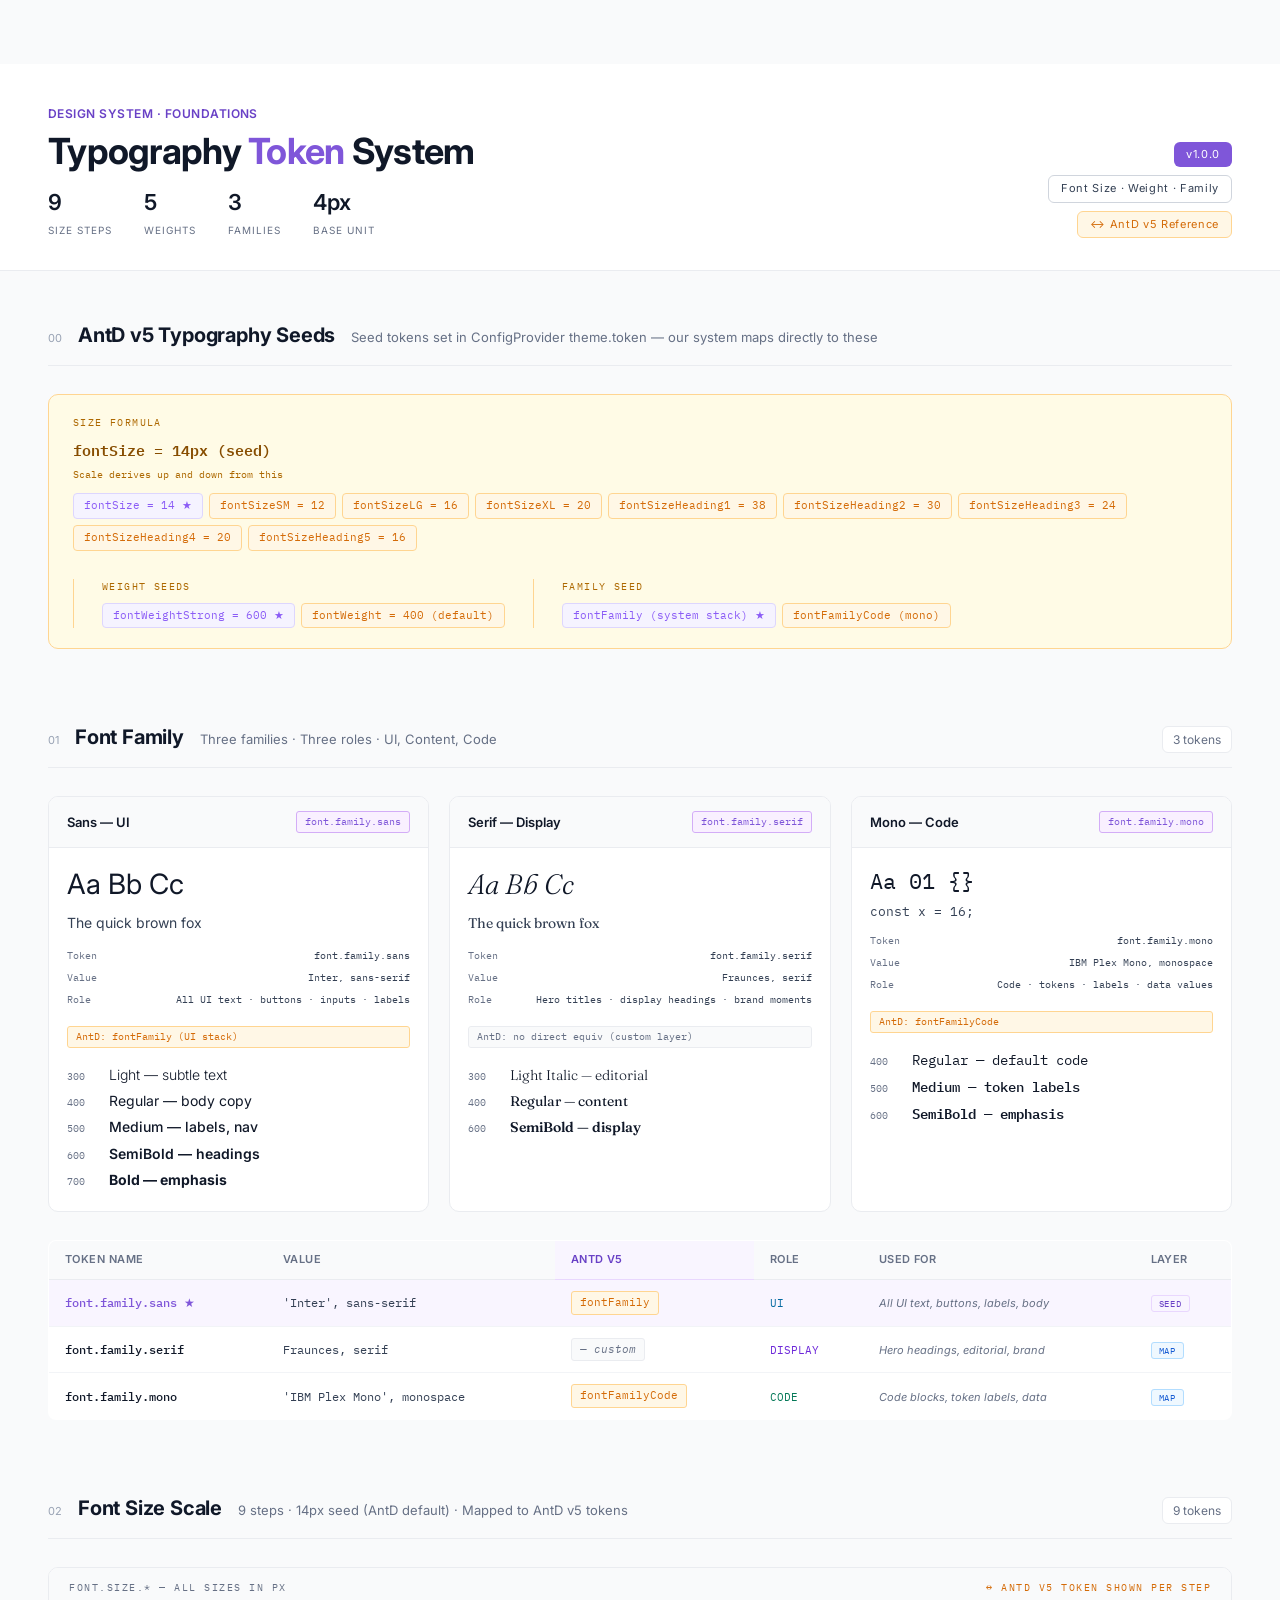
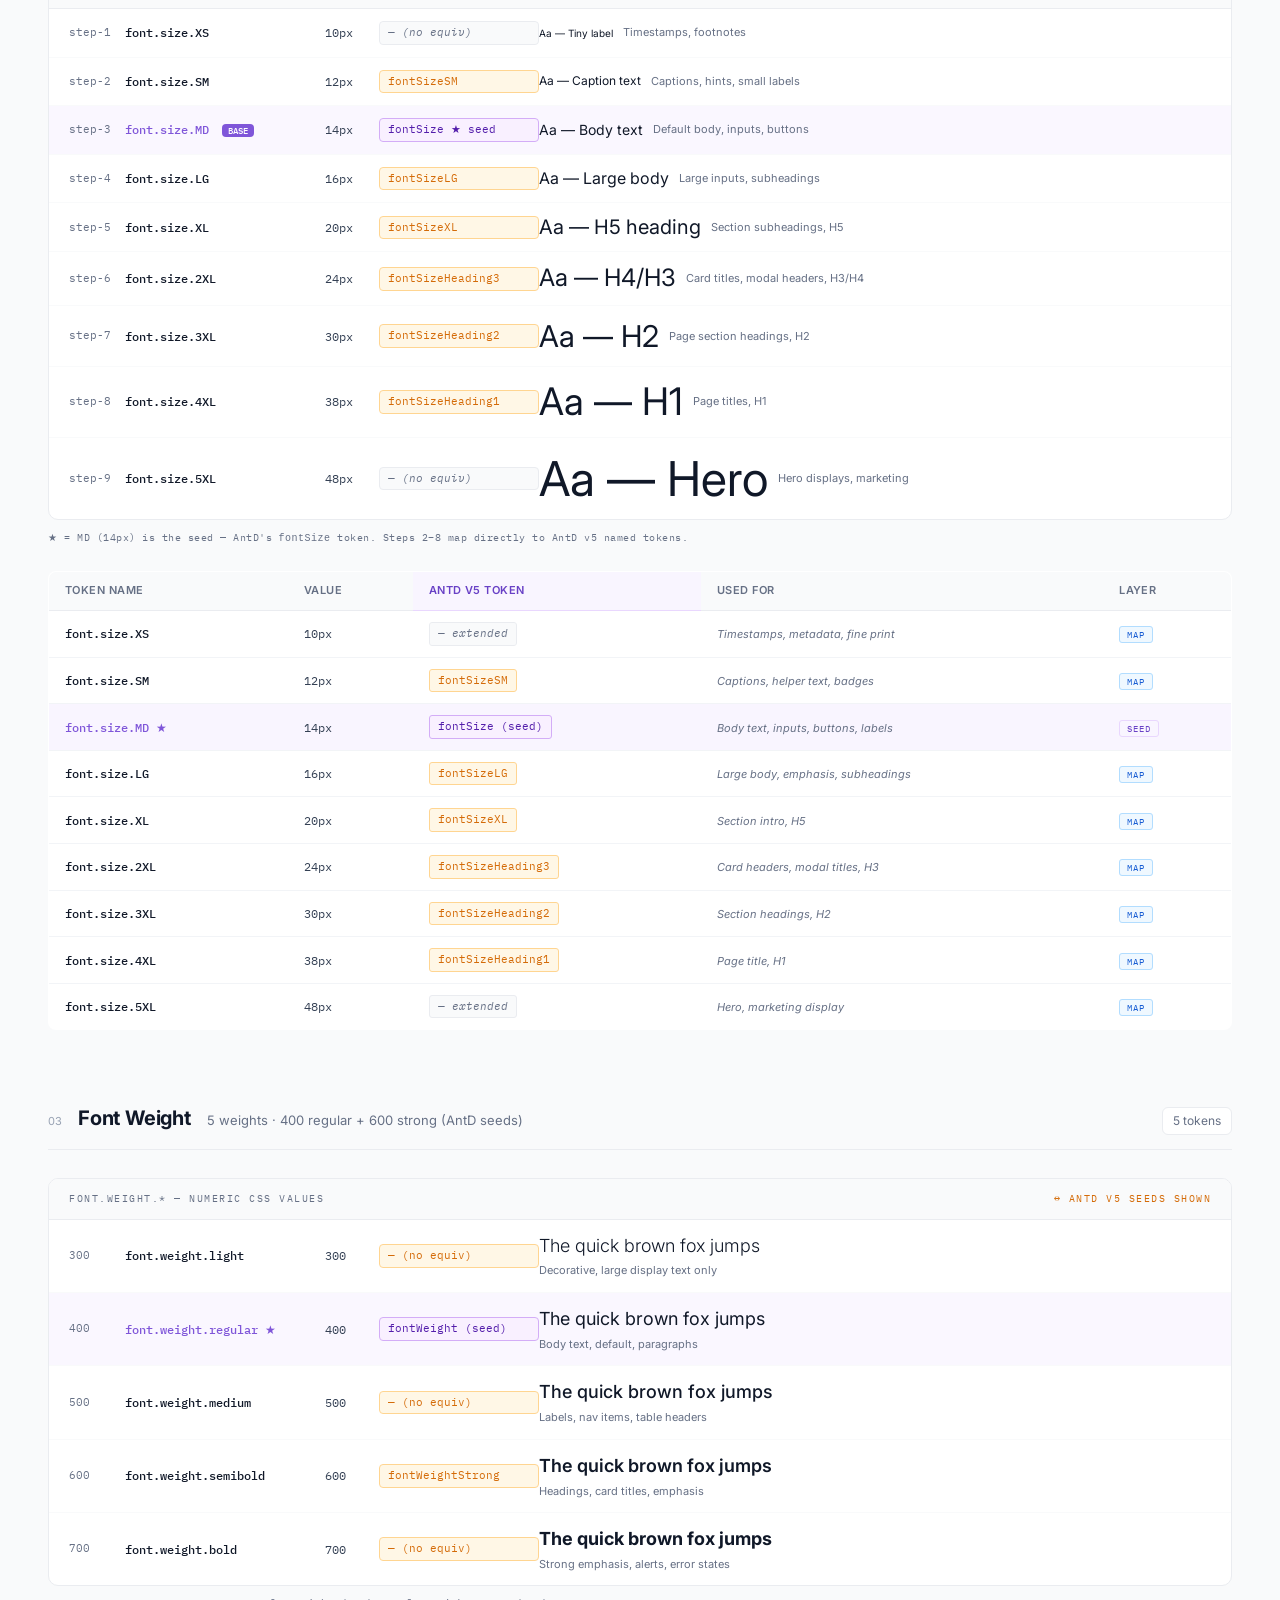
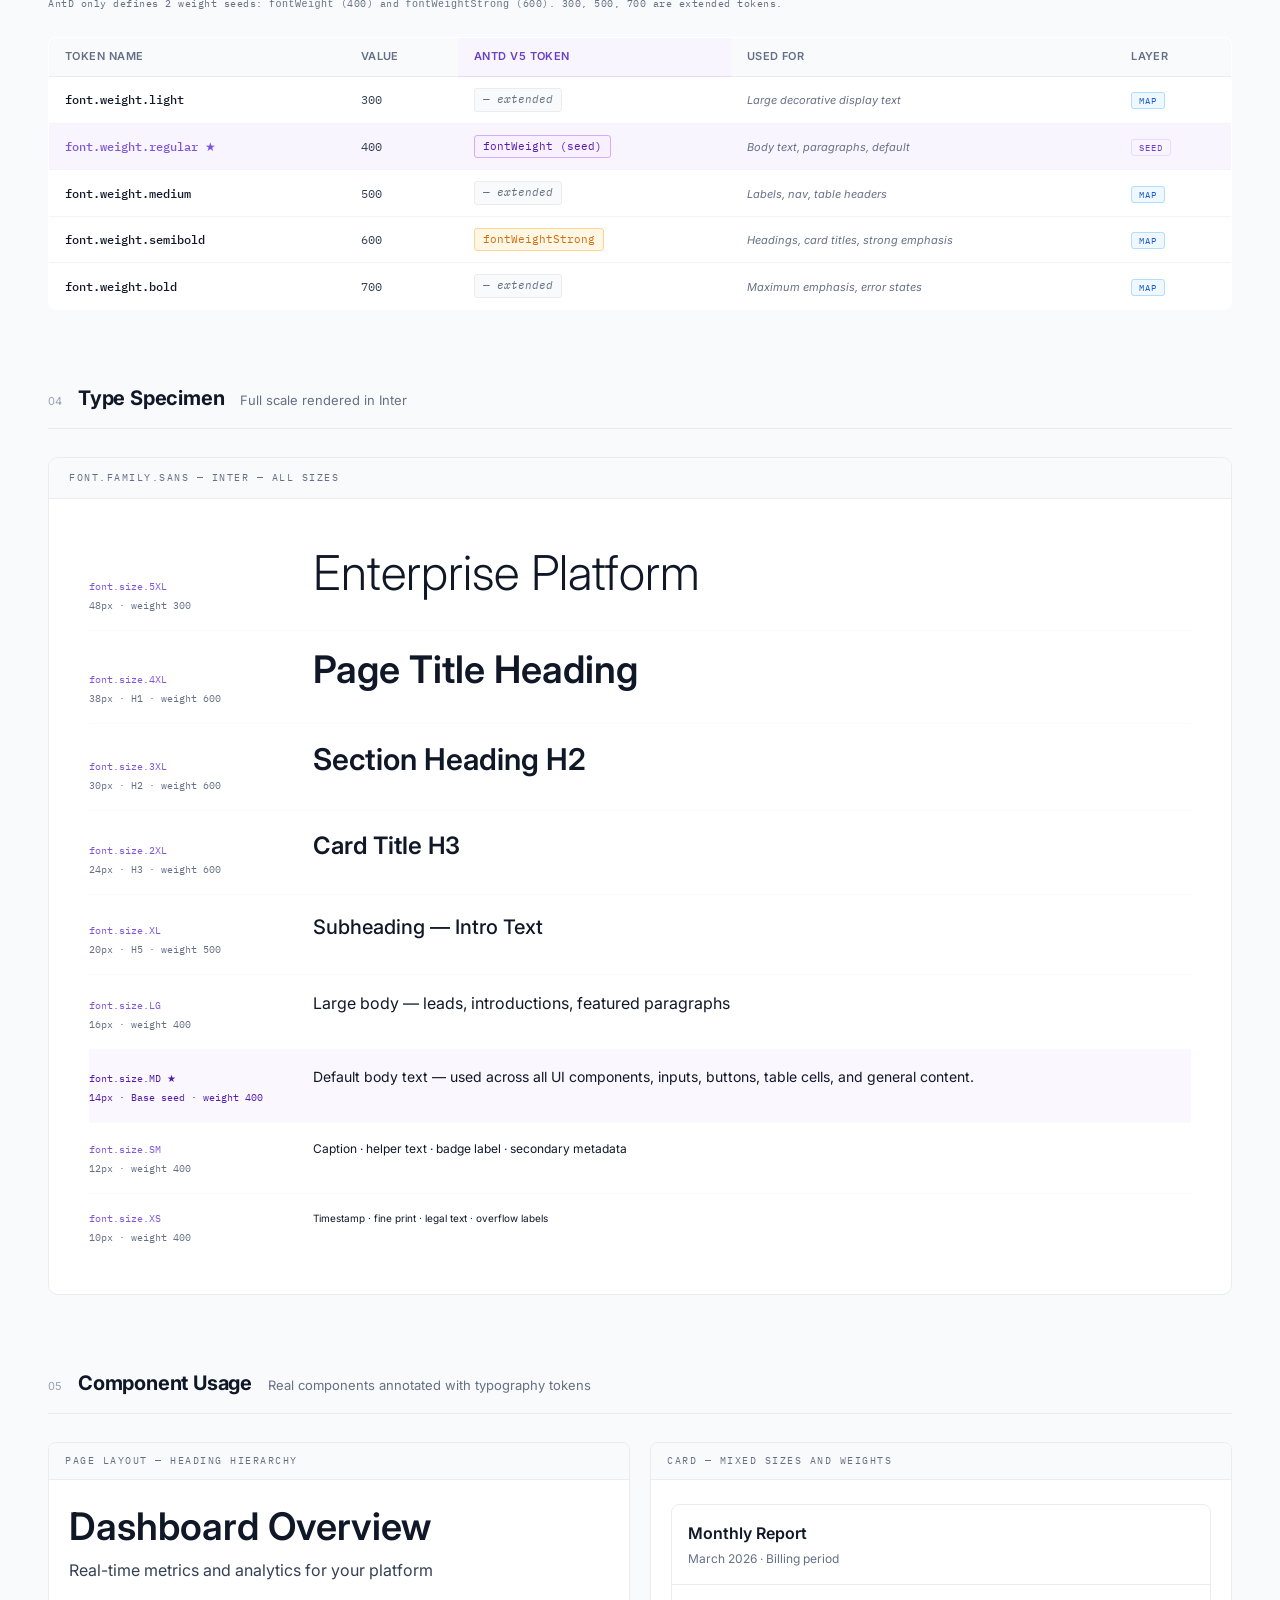
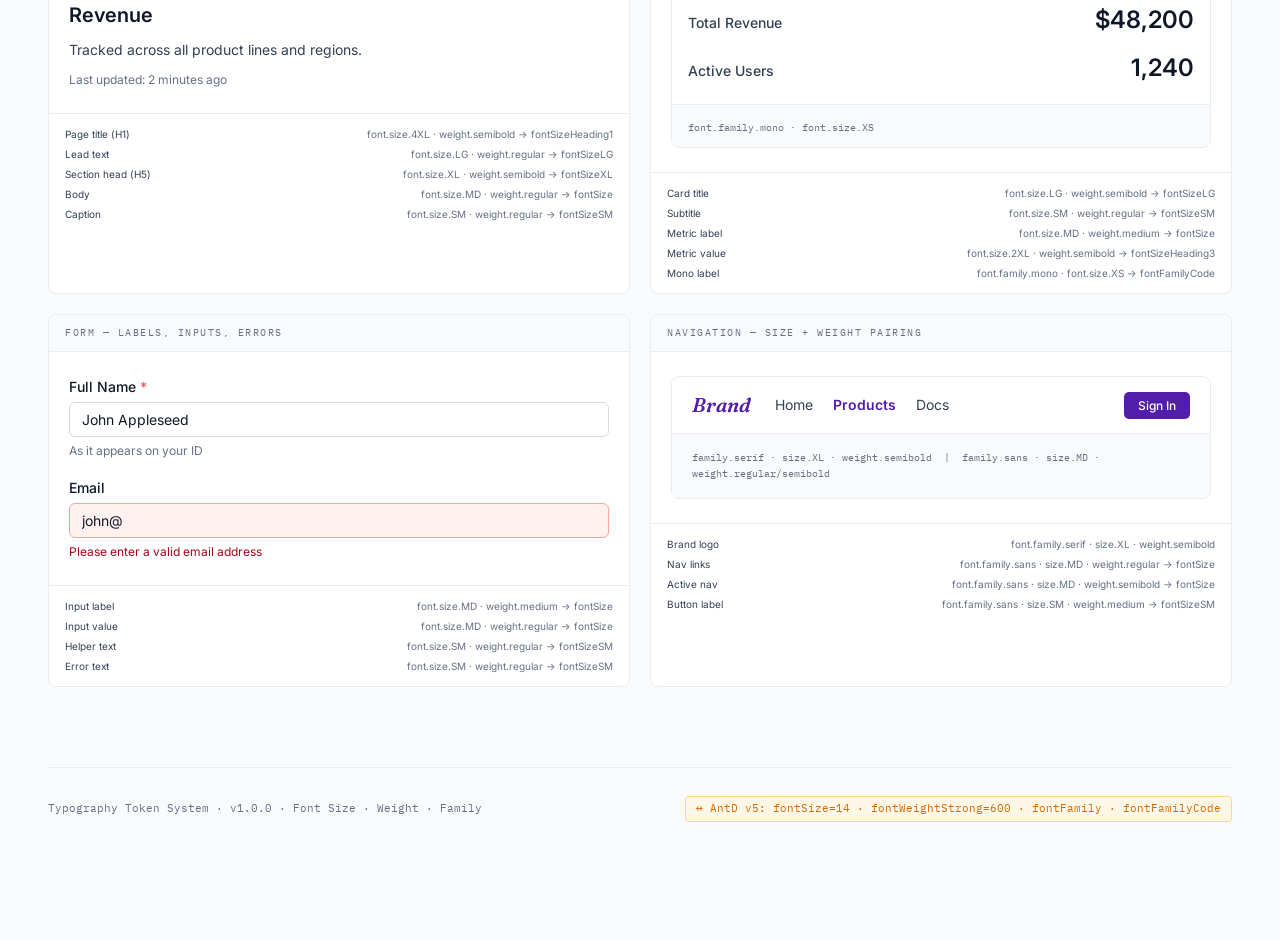
<file: pages/typography.html>
<!DOCTYPE html>
<html lang="en">
<head>
<meta charset="UTF-8">
<meta name="viewport" content="width=device-width, initial-scale=1.0">
<title>Typography Token System</title>
<link href="https://fonts.googleapis.com/css2?family=IBM+Plex+Mono:wght@400;500;600&family=Fraunces:ital,opsz,wght@0,9..144,300;0,9..144,600;1,9..144,300&family=Inter:wght@300;400;500;600;700&display=swap" rel="stylesheet">
<style>
*, *::before, *::after { box-sizing: border-box; margin: 0; padding: 0; }
:root {
  --bg: #f7f5f2; --surface: #fff; --surface-2: #f2f0ed;
  --ink: #1a1814; --ink-2: #5a5550; --ink-3: #9a938c;
  --rule: #e2ddd8; --accent: #531dab;
  --mono: 'IBM Plex Mono', monospace;
  --serif: 'Fraunces', serif;
  --sans: 'Inter', sans-serif;
}
body { background: var(--bg); color: var(--ink); font-family: var(--sans); font-size: 14px; line-height: 1.6; }
.page { max-width: 1360px; margin: 0 auto; padding: 64px 48px 120px; }

/* Header */
.page-header { border-bottom: 1px solid var(--rule); padding-bottom: 40px; margin-bottom: 64px; display: flex; justify-content: space-between; align-items: flex-end; }
.eyebrow { font-family: var(--mono); font-size: 11px; letter-spacing: 0.12em; text-transform: uppercase; color: var(--ink-3); margin-bottom: 10px; }
h1 { font-family: var(--serif); font-size: 48px; font-weight: 300; letter-spacing: -0.03em; line-height: 1; }
h1 em { font-style: italic; color: var(--accent); }
.header-stats { display: flex; gap: 32px; margin-top: 16px; }
.stat { display: flex; flex-direction: column; gap: 2px; }
.stat-value { font-family: var(--mono); font-size: 22px; font-weight: 600; }
.stat-label { font-family: var(--mono); font-size: 10px; color: var(--ink-3); letter-spacing: 0.1em; text-transform: uppercase; }
.header-right { display: flex; flex-direction: column; align-items: flex-end; gap: 8px; }
.badge { font-family: var(--mono); font-size: 11px; padding: 4px 12px; border-radius: 4px; letter-spacing: 0.06em; }
.badge-purple { background: var(--accent); color: white; }
.badge-outline { border: 1px solid var(--rule); color: var(--ink-3); }
.badge-antd { background: #fff7e6; border: 1px solid #ffd591; color: #d46b08; }

/* Section */
.section { margin-bottom: 72px; animation: fadeUp 0.45s ease both; }
.s1{animation-delay:0.04s}.s2{animation-delay:0.10s}.s3{animation-delay:0.17s}.s4{animation-delay:0.24s}.s5{animation-delay:0.31s}.s6{animation-delay:0.38s}
.section-header { display: flex; align-items: baseline; gap: 16px; margin-bottom: 28px; padding-bottom: 14px; border-bottom: 2px solid var(--ink); }
.section-num { font-family: var(--mono); font-size: 11px; color: var(--ink-3); }
.section-title { font-family: var(--serif); font-size: 24px; font-weight: 600; letter-spacing: -0.02em; }
.section-desc { font-size: 12px; color: var(--ink-3); }
.section-count { margin-left: auto; font-family: var(--mono); font-size: 11px; color: var(--ink-3); background: var(--surface-2); padding: 3px 10px; border-radius: 4px; border: 1px solid var(--rule); }

/* AntD formula card */
.antd-card { background: #fffbe6; border: 1px solid #ffd591; border-radius: 10px; padding: 20px 24px; display: flex; align-items: flex-start; gap: 28px; margin-bottom: 28px; flex-wrap: wrap; }
.antd-card-label { font-family: var(--mono); font-size: 10px; letter-spacing: 0.14em; text-transform: uppercase; color: #ad6800; margin-bottom: 8px; }
.antd-tokens { display: flex; flex-wrap: wrap; gap: 6px; }
.antd-tok { font-family: var(--mono); font-size: 11px; color: #d46b08; background: #fff7e6; border: 1px solid #ffd591; padding: 3px 10px; border-radius: 4px; }
.antd-tok.seed { color: #8b5cf6; background: #f5f3ff; border-color: #ddd6fe; }
.antd-divider { width: 1px; background: #ffd591; align-self: stretch; }
.antd-formula-eq { font-family: var(--mono); font-size: 15px; font-weight: 600; color: #874d00; }
.antd-formula-sub { font-family: var(--mono); font-size: 10px; color: #ad6800; margin-top: 4px; }

/* Font family cards */
.family-grid { display: grid; grid-template-columns: repeat(3, 1fr); gap: 20px; margin-bottom: 28px; }
.family-card { background: var(--surface); border: 1px solid var(--rule); border-radius: 10px; overflow: hidden; }
.family-card-head { padding: 14px 18px; background: var(--surface-2); border-bottom: 1px solid var(--rule); display: flex; justify-content: space-between; align-items: center; }
.family-card-name { font-size: 13px; font-weight: 600; }
.family-token { font-family: var(--mono); font-size: 10px; color: var(--accent); background: #f9f0ff; border: 1px solid #d3adf7; padding: 2px 8px; border-radius: 3px; }
.family-card-body { padding: 20px 18px; display: flex; flex-direction: column; gap: 12px; }
.family-preview { font-size: 28px; line-height: 1.2; color: var(--ink); }
.family-meta { display: flex; flex-direction: column; gap: 6px; }
.family-meta-row { display: flex; justify-content: space-between; font-family: var(--mono); font-size: 10px; }
.family-meta-label { color: var(--ink-3); }
.family-meta-val { color: var(--ink-2); }
.family-antd { font-family: var(--mono); font-size: 10px; color: #d46b08; background: #fff7e6; border: 1px solid #ffd591; padding: 2px 8px; border-radius: 3px; display: inline-block; margin-top: 6px; }
.family-weights { display: flex; flex-direction: column; gap: 4px; margin-top: 4px; }
.fw-row { display: flex; align-items: baseline; gap: 10px; }
.fw-num { font-family: var(--mono); font-size: 10px; color: var(--ink-3); width: 32px; }
.fw-sample { color: var(--ink); font-size: 14px; }

/* Tables */
table { width: 100%; border-collapse: collapse; background: var(--surface); border: 1px solid var(--rule); border-radius: 10px; overflow: hidden; font-size: 13px; margin-bottom: 8px; }
thead tr { background: var(--surface-2); }
th { text-align: left; padding: 10px 12px; font-family: var(--mono); font-size: 9.5px; letter-spacing: 0.14em; text-transform: uppercase; color: var(--ink-3); font-weight: 500; border-bottom: 1px solid var(--rule); }
th.antd-th { color: #d46b08 !important; background: #fff7e6 !important; border-bottom: 1px solid #ffd591 !important; }
td { padding: 10px 12px; border-bottom: 1px solid var(--surface-2); vertical-align: middle; }
tr:last-child td { border-bottom: none; }
tr:hover td { background: #faf9f7; }
tr.base-row td { background: #faf7ff; }
tr.base-row:hover td { background: #f5f0ff; }
tr.group-row td { background: var(--surface-2); padding: 7px 12px; font-family: var(--mono); font-size: 10px; color: var(--ink-3); letter-spacing: 0.14em; text-transform: uppercase; border-bottom: 1px solid var(--rule); }
.t-name { font-family: var(--mono); font-size: 12px; font-weight: 500; color: var(--ink); }
.t-name.hi { color: var(--accent); }
.t-antd { font-family: var(--mono); font-size: 11px; color: #d46b08; background: #fff7e6; border: 1px solid #ffd591; padding: 2px 8px; border-radius: 3px; display: inline-block; white-space: nowrap; }
.t-antd.none { color: var(--ink-3); background: var(--surface-2); border-color: var(--rule); font-style: italic; }
.t-ref { font-family: var(--mono); font-size: 11px; color: var(--ink-2); background: var(--surface-2); padding: 2px 8px; border-radius: 3px; border: 1px solid var(--rule); display: inline-block; }
.t-val { font-family: var(--mono); font-size: 12px; color: var(--ink-2); }
.t-use { font-size: 11px; color: var(--ink-3); font-style: italic; }
.lbadge { font-family: var(--mono); font-size: 9px; letter-spacing: 0.1em; text-transform: uppercase; padding: 2px 7px; border-radius: 3px; border: 1px solid; }
.l-seed { color: #6d28d9; border-color: #ddd6fe; background: #f5f3ff; }
.l-map  { color: #0369a1; border-color: #bae6fd; background: #f0f9ff; }
.base-tag { font-family: var(--mono); font-size: 9px; background: var(--accent); color: white; padding: 1px 6px; border-radius: 3px; margin-left: 6px; }

/* Type scale visual */
.type-scale { background: var(--surface); border: 1px solid var(--rule); border-radius: 10px; overflow: hidden; }
.ts-head { padding: 12px 20px; background: var(--surface-2); border-bottom: 1px solid var(--rule); font-family: var(--mono); font-size: 10px; letter-spacing: 0.15em; text-transform: uppercase; color: var(--ink-3); display: flex; justify-content: space-between; }
.ts-row { display: flex; align-items: center; gap: 0; padding: 12px 20px; border-bottom: 1px solid var(--surface-2); transition: background 0.12s; }
.ts-row:last-child { border-bottom: none; }
.ts-row:hover { background: #faf9f7; }
.ts-row.base { background: #faf7ff; }
.ts-step { font-family: var(--mono); font-size: 11px; color: var(--ink-3); width: 56px; }
.ts-token { font-family: var(--mono); font-size: 12px; font-weight: 500; width: 200px; }
.ts-row.base .ts-token { color: var(--accent); }
.ts-val { font-family: var(--mono); font-size: 12px; color: var(--ink-2); width: 54px; }
.ts-antd { font-family: var(--mono); font-size: 11px; color: #d46b08; background: #fff7e6; border: 1px solid #ffd591; padding: 2px 8px; border-radius: 4px; width: 160px; }
.ts-antd.na { color: var(--ink-3); background: var(--surface-2); border-color: var(--rule); font-style: italic; }
.ts-preview { flex: 1; color: var(--ink); line-height: 1.2; display: flex; align-items: center; gap: 10px; }
.ts-role { font-size: 11px; color: var(--ink-3); }

/* Weight scale */
.weight-visual { background: var(--surface); border: 1px solid var(--rule); border-radius: 10px; overflow: hidden; }
.wv-head { padding: 12px 20px; background: var(--surface-2); border-bottom: 1px solid var(--rule); font-family: var(--mono); font-size: 10px; letter-spacing: 0.15em; text-transform: uppercase; color: var(--ink-3); display: flex; justify-content: space-between; }
.wv-row { display: flex; align-items: center; padding: 12px 20px; border-bottom: 1px solid var(--surface-2); transition: background 0.12s; gap: 0; }
.wv-row:last-child { border-bottom: none; }
.wv-row:hover { background: #faf9f7; }
.wv-row.base { background: #faf7ff; }
.wv-step { font-family: var(--mono); font-size: 11px; color: var(--ink-3); width: 56px; }
.wv-token { font-family: var(--mono); font-size: 12px; font-weight: 500; width: 200px; }
.wv-row.base .wv-token { color: var(--accent); }
.wv-val { font-family: var(--mono); font-size: 12px; color: var(--ink-2); width: 54px; }
.wv-antd { font-family: var(--mono); font-size: 11px; color: #d46b08; background: #fff7e6; border: 1px solid #ffd591; padding: 2px 8px; border-radius: 4px; width: 160px; }
.wv-preview { flex: 1; font-size: 18px; color: var(--ink); }
.wv-use { font-size: 11px; color: var(--ink-3); margin-top: 2px; }

/* Specimen */
.specimen { background: var(--surface); border: 1px solid var(--rule); border-radius: 10px; overflow: hidden; }
.spec-head { padding: 12px 20px; background: var(--surface-2); border-bottom: 1px solid var(--rule); font-family: var(--mono); font-size: 10px; letter-spacing: 0.15em; text-transform: uppercase; color: var(--ink-3); }
.spec-body { padding: 32px 40px; display: flex; flex-direction: column; gap: 0; }
.spec-row { display: flex; align-items: baseline; gap: 24px; padding: 16px 0; border-bottom: 1px solid var(--surface-2); }
.spec-row:last-child { border-bottom: none; }
.spec-meta { width: 200px; flex-shrink: 0; display: flex; flex-direction: column; gap: 3px; }
.spec-token { font-family: var(--mono); font-size: 10px; color: var(--accent); }
.spec-info { font-family: var(--mono); font-size: 10px; color: var(--ink-3); }
.spec-text { flex: 1; color: var(--ink); }

/* Demo grid */
.demo-grid { display: grid; grid-template-columns: 1fr 1fr; gap: 20px; }
.demo-card { background: var(--surface); border: 1px solid var(--rule); border-radius: 10px; overflow: hidden; }
.demo-lbl { padding: 10px 16px; background: var(--surface-2); border-bottom: 1px solid var(--rule); font-family: var(--mono); font-size: 10px; letter-spacing: 0.15em; text-transform: uppercase; color: var(--ink-3); }
.demo-canvas { padding: 24px 20px; }
.demo-tokens { padding: 12px 16px; border-top: 1px solid var(--rule); display: flex; flex-direction: column; gap: 4px; }
.dtr { font-family: var(--mono); font-size: 10px; color: var(--ink-3); display: flex; justify-content: space-between; gap: 12px; }
.dtr span:first-child { color: var(--ink-2); flex-shrink: 0; }

@keyframes fadeUp { from { opacity: 0; transform: translateY(16px); } to { opacity: 1; transform: translateY(0); } }
</style>
<link rel="stylesheet" href="../shared-theme.css">
</head>
<body>
<div class="page">

  <!-- Header -->
  <header class="page-header">
    <div>
      <div class="eyebrow">Design System · Foundations</div>
      <h1>Typography <em>Token</em> System</h1>
      <div class="header-stats">
        <div class="stat"><span class="stat-value">9</span><span class="stat-label">Size Steps</span></div>
        <div class="stat"><span class="stat-value">5</span><span class="stat-label">Weights</span></div>
        <div class="stat"><span class="stat-value">3</span><span class="stat-label">Families</span></div>
        <div class="stat"><span class="stat-value">4px</span><span class="stat-label">Base Unit</span></div>
      </div>
    </div>
    <div class="header-right">
      <span class="badge badge-purple">v1.0.0</span>
      <span class="badge badge-outline">Font Size · Weight · Family</span>
      <span class="badge badge-antd">↔ AntD v5 Reference</span>
    </div>
  </header>

  <!-- 00 AntD Typography Seeds -->
  <div class="section s1">
    <div class="section-header">
      <span class="section-num">00</span>
      <div class="section-title">AntD v5 Typography Seeds</div>
      <div class="section-desc">Seed tokens set in ConfigProvider theme.token — our system maps directly to these</div>
    </div>
    <div class="antd-card">
      <div>
        <div class="antd-card-label">Size formula</div>
        <div class="antd-formula-eq">fontSize = 14px (seed)</div>
        <div class="antd-formula-sub">Scale derives up and down from this</div>
        <div class="antd-tokens" style="margin-top:10px;">
          <span class="antd-tok seed">fontSize = 14 ★</span>
          <span class="antd-tok">fontSizeSM = 12</span>
          <span class="antd-tok">fontSizeLG = 16</span>
          <span class="antd-tok">fontSizeXL = 20</span>
          <span class="antd-tok">fontSizeHeading1 = 38</span>
          <span class="antd-tok">fontSizeHeading2 = 30</span>
          <span class="antd-tok">fontSizeHeading3 = 24</span>
          <span class="antd-tok">fontSizeHeading4 = 20</span>
          <span class="antd-tok">fontSizeHeading5 = 16</span>
        </div>
      </div>
      <div class="antd-divider"></div>
      <div>
        <div class="antd-card-label">Weight seeds</div>
        <div class="antd-tokens">
          <span class="antd-tok seed">fontWeightStrong = 600 ★</span>
          <span class="antd-tok">fontWeight = 400 (default)</span>
        </div>
      </div>
      <div class="antd-divider"></div>
      <div>
        <div class="antd-card-label">Family seed</div>
        <div class="antd-tokens">
          <span class="antd-tok seed">fontFamily (system stack) ★</span>
          <span class="antd-tok">fontFamilyCode (mono)</span>
        </div>
      </div>
    </div>
  </div>

  <!-- 01 Font Family -->
  <div class="section s2">
    <div class="section-header">
      <span class="section-num">01</span>
      <div class="section-title">Font Family</div>
      <div class="section-desc">Three families · Three roles · UI, Content, Code</div>
      <div class="section-count">3 tokens</div>
    </div>

    <div class="family-grid">

      <!-- Sans — UI -->
      <div class="family-card">
        <div class="family-card-head">
          <span class="family-card-name">Sans — UI</span>
          <span class="family-token">font.family.sans</span>
        </div>
        <div class="family-card-body">
          <div class="family-preview" style="font-family:'Inter',sans-serif;font-weight:400;">
            Aa Bb Cc<br>
            <span style="font-size:14px;color:var(--ink-2);">The quick brown fox</span>
          </div>
          <div class="family-meta">
            <div class="family-meta-row"><span class="family-meta-label">Token</span><span class="family-meta-val">font.family.sans</span></div>
            <div class="family-meta-row"><span class="family-meta-label">Value</span><span class="family-meta-val">Inter, sans-serif</span></div>
            <div class="family-meta-row"><span class="family-meta-label">Role</span><span class="family-meta-val">All UI text · buttons · inputs · labels</span></div>
          </div>
          <span class="family-antd">AntD: fontFamily (UI stack)</span>
          <div class="family-weights" style="font-family:'Inter',sans-serif;">
            <div class="fw-row"><span class="fw-num">300</span><span class="fw-sample" style="font-weight:300;">Light — subtle text</span></div>
            <div class="fw-row"><span class="fw-num">400</span><span class="fw-sample" style="font-weight:400;">Regular — body copy</span></div>
            <div class="fw-row"><span class="fw-num">500</span><span class="fw-sample" style="font-weight:500;">Medium — labels, nav</span></div>
            <div class="fw-row"><span class="fw-num">600</span><span class="fw-sample" style="font-weight:600;">SemiBold — headings</span></div>
            <div class="fw-row"><span class="fw-num">700</span><span class="fw-sample" style="font-weight:700;">Bold — emphasis</span></div>
          </div>
        </div>
      </div>

      <!-- Serif — Display -->
      <div class="family-card">
        <div class="family-card-head">
          <span class="family-card-name">Serif — Display</span>
          <span class="family-token">font.family.serif</span>
        </div>
        <div class="family-card-body">
          <div class="family-preview" style="font-family:'Fraunces',serif;font-weight:300;font-style:italic;">
            Aa Bb Cc<br>
            <span style="font-size:14px;color:var(--ink-2);font-style:normal;font-weight:400;">The quick brown fox</span>
          </div>
          <div class="family-meta">
            <div class="family-meta-row"><span class="family-meta-label">Token</span><span class="family-meta-val">font.family.serif</span></div>
            <div class="family-meta-row"><span class="family-meta-label">Value</span><span class="family-meta-val">Fraunces, serif</span></div>
            <div class="family-meta-row"><span class="family-meta-label">Role</span><span class="family-meta-val">Hero titles · display headings · brand moments</span></div>
          </div>
          <span class="family-antd" style="color:var(--ink-3);background:var(--surface-2);border-color:var(--rule);">AntD: no direct equiv (custom layer)</span>
          <div class="family-weights" style="font-family:'Fraunces',serif;">
            <div class="fw-row"><span class="fw-num">300</span><span class="fw-sample" style="font-weight:300;">Light Italic — editorial</span></div>
            <div class="fw-row"><span class="fw-num">400</span><span class="fw-sample" style="font-weight:400;">Regular — content</span></div>
            <div class="fw-row"><span class="fw-num">600</span><span class="fw-sample" style="font-weight:600;">SemiBold — display</span></div>
          </div>
        </div>
      </div>

      <!-- Mono — Code -->
      <div class="family-card">
        <div class="family-card-head">
          <span class="family-card-name">Mono — Code</span>
          <span class="family-token">font.family.mono</span>
        </div>
        <div class="family-card-body">
          <div class="family-preview" style="font-family:'IBM Plex Mono',monospace;font-weight:400;font-size:22px;">
            Aa 01 {}<br>
            <span style="font-size:13px;color:var(--ink-2);">const x = 16;</span>
          </div>
          <div class="family-meta">
            <div class="family-meta-row"><span class="family-meta-label">Token</span><span class="family-meta-val">font.family.mono</span></div>
            <div class="family-meta-row"><span class="family-meta-label">Value</span><span class="family-meta-val">IBM Plex Mono, monospace</span></div>
            <div class="family-meta-row"><span class="family-meta-label">Role</span><span class="family-meta-val">Code · tokens · labels · data values</span></div>
          </div>
          <span class="family-antd">AntD: fontFamilyCode</span>
          <div class="family-weights" style="font-family:'IBM Plex Mono',monospace;">
            <div class="fw-row"><span class="fw-num">400</span><span class="fw-sample" style="font-weight:400;">Regular — default code</span></div>
            <div class="fw-row"><span class="fw-num">500</span><span class="fw-sample" style="font-weight:500;">Medium — token labels</span></div>
            <div class="fw-row"><span class="fw-num">600</span><span class="fw-sample" style="font-weight:600;">SemiBold — emphasis</span></div>
          </div>
        </div>
      </div>

    </div>

    <table>
      <thead>
        <tr>
          <th>Token Name</th>
          <th>Value</th>
          <th class="antd-th">AntD v5</th>
          <th>Role</th>
          <th>Used For</th>
          <th>Layer</th>
        </tr>
      </thead>
      <tbody>
        <tr class="base-row">
          <td><span class="t-name hi">font.family.sans ★</span></td>
          <td><span class="t-val">'Inter', sans-serif</span></td>
          <td><span class="t-antd">fontFamily</span></td>
          <td><span style="font-family:var(--mono);font-size:11px;color:#0369a1;">UI</span></td>
          <td><span class="t-use">All UI text, buttons, labels, body</span></td>
          <td><span class="lbadge l-seed">Seed</span></td>
        </tr>
        <tr>
          <td><span class="t-name">font.family.serif</span></td>
          <td><span class="t-val">Fraunces, serif</span></td>
          <td><span class="t-antd none">— custom</span></td>
          <td><span style="font-family:var(--mono);font-size:11px;color:#6d28d9;">DISPLAY</span></td>
          <td><span class="t-use">Hero headings, editorial, brand</span></td>
          <td><span class="lbadge l-map">Map</span></td>
        </tr>
        <tr>
          <td><span class="t-name">font.family.mono</span></td>
          <td><span class="t-val">'IBM Plex Mono', monospace</span></td>
          <td><span class="t-antd">fontFamilyCode</span></td>
          <td><span style="font-family:var(--mono);font-size:11px;color:#047857;">CODE</span></td>
          <td><span class="t-use">Code blocks, token labels, data</span></td>
          <td><span class="lbadge l-map">Map</span></td>
        </tr>
      </tbody>
    </table>
  </div>

  <!-- 02 Font Size -->
  <div class="section s3">
    <div class="section-header">
      <span class="section-num">02</span>
      <div class="section-title">Font Size Scale</div>
      <div class="section-desc">9 steps · 14px seed (AntD default) · Mapped to AntD v5 tokens</div>
      <div class="section-count">9 tokens</div>
    </div>

    <div class="type-scale">
      <div class="ts-head">
        <span>font.size.* — All sizes in px</span>
        <span style="color:#d46b08;">↔ AntD v5 token shown per step</span>
      </div>
      <div class="ts-row"><span class="ts-step">step-1</span><span class="ts-token">font.size.XS</span><span class="ts-val">10px</span><span class="ts-antd na">— (no equiv)</span><div class="ts-preview"><span style="font-size:10px;">Aa — Tiny label</span><span class="ts-role">Timestamps, footnotes</span></div></div>
      <div class="ts-row"><span class="ts-step">step-2</span><span class="ts-token">font.size.SM</span><span class="ts-val">12px</span><span class="ts-antd">fontSizeSM</span><div class="ts-preview"><span style="font-size:12px;">Aa — Caption text</span><span class="ts-role">Captions, hints, small labels</span></div></div>
      <div class="ts-row base"><span class="ts-step">step-3</span><span class="ts-token">font.size.MD <span class="base-tag">BASE</span></span><span class="ts-val">14px</span><span class="ts-antd" style="color:#531dab;background:#f9f0ff;border-color:#d3adf7;">fontSize ★ seed</span><div class="ts-preview"><span style="font-size:14px;">Aa — Body text</span><span class="ts-role">Default body, inputs, buttons</span></div></div>
      <div class="ts-row"><span class="ts-step">step-4</span><span class="ts-token">font.size.LG</span><span class="ts-val">16px</span><span class="ts-antd">fontSizeLG</span><div class="ts-preview"><span style="font-size:16px;">Aa — Large body</span><span class="ts-role">Large inputs, subheadings</span></div></div>
      <div class="ts-row"><span class="ts-step">step-5</span><span class="ts-token">font.size.XL</span><span class="ts-val">20px</span><span class="ts-antd">fontSizeXL</span><div class="ts-preview"><span style="font-size:20px;">Aa — H5 heading</span><span class="ts-role">Section subheadings, H5</span></div></div>
      <div class="ts-row"><span class="ts-step">step-6</span><span class="ts-token">font.size.2XL</span><span class="ts-val">24px</span><span class="ts-antd">fontSizeHeading3</span><div class="ts-preview"><span style="font-size:24px;">Aa — H4/H3</span><span class="ts-role">Card titles, modal headers, H3/H4</span></div></div>
      <div class="ts-row"><span class="ts-step">step-7</span><span class="ts-token">font.size.3XL</span><span class="ts-val">30px</span><span class="ts-antd">fontSizeHeading2</span><div class="ts-preview"><span style="font-size:30px;">Aa — H2</span><span class="ts-role">Page section headings, H2</span></div></div>
      <div class="ts-row"><span class="ts-step">step-8</span><span class="ts-token">font.size.4XL</span><span class="ts-val">38px</span><span class="ts-antd">fontSizeHeading1</span><div class="ts-preview"><span style="font-size:38px;">Aa — H1</span><span class="ts-role">Page titles, H1</span></div></div>
      <div class="ts-row"><span class="ts-step">step-9</span><span class="ts-token">font.size.5XL</span><span class="ts-val">48px</span><span class="ts-antd na">— (no equiv)</span><div class="ts-preview"><span style="font-size:48px;">Aa — Hero</span><span class="ts-role">Hero displays, marketing</span></div></div>
    </div>
    <p style="font-family:var(--mono);font-size:10px;color:var(--ink-3);margin-top:10px;letter-spacing:0.05em;">★ = MD (14px) is the seed — AntD's <code>fontSize</code> token. Steps 2–8 map directly to AntD v5 named tokens.</p>

    <div style="margin-top:24px;">
      <table>
        <thead>
          <tr>
            <th>Token Name</th>
            <th>Value</th>
            <th class="antd-th">AntD v5 Token</th>
            <th>Used For</th>
            <th>Layer</th>
          </tr>
        </thead>
        <tbody>
          <tr><td><span class="t-name">font.size.XS</span></td><td><span class="t-val">10px</span></td><td><span class="t-antd none">— extended</span></td><td><span class="t-use">Timestamps, metadata, fine print</span></td><td><span class="lbadge l-map">Map</span></td></tr>
          <tr><td><span class="t-name">font.size.SM</span></td><td><span class="t-val">12px</span></td><td><span class="t-antd">fontSizeSM</span></td><td><span class="t-use">Captions, helper text, badges</span></td><td><span class="lbadge l-map">Map</span></td></tr>
          <tr class="base-row"><td><span class="t-name hi">font.size.MD ★</span></td><td><span class="t-val">14px</span></td><td><span class="t-antd" style="color:#531dab;background:#f9f0ff;border-color:#d3adf7;">fontSize (seed)</span></td><td><span class="t-use">Body text, inputs, buttons, labels</span></td><td><span class="lbadge l-seed">Seed</span></td></tr>
          <tr><td><span class="t-name">font.size.LG</span></td><td><span class="t-val">16px</span></td><td><span class="t-antd">fontSizeLG</span></td><td><span class="t-use">Large body, emphasis, subheadings</span></td><td><span class="lbadge l-map">Map</span></td></tr>
          <tr><td><span class="t-name">font.size.XL</span></td><td><span class="t-val">20px</span></td><td><span class="t-antd">fontSizeXL</span></td><td><span class="t-use">Section intro, H5</span></td><td><span class="lbadge l-map">Map</span></td></tr>
          <tr><td><span class="t-name">font.size.2XL</span></td><td><span class="t-val">24px</span></td><td><span class="t-antd">fontSizeHeading3</span></td><td><span class="t-use">Card headers, modal titles, H3</span></td><td><span class="lbadge l-map">Map</span></td></tr>
          <tr><td><span class="t-name">font.size.3XL</span></td><td><span class="t-val">30px</span></td><td><span class="t-antd">fontSizeHeading2</span></td><td><span class="t-use">Section headings, H2</span></td><td><span class="lbadge l-map">Map</span></td></tr>
          <tr><td><span class="t-name">font.size.4XL</span></td><td><span class="t-val">38px</span></td><td><span class="t-antd">fontSizeHeading1</span></td><td><span class="t-use">Page title, H1</span></td><td><span class="lbadge l-map">Map</span></td></tr>
          <tr><td><span class="t-name">font.size.5XL</span></td><td><span class="t-val">48px</span></td><td><span class="t-antd none">— extended</span></td><td><span class="t-use">Hero, marketing display</span></td><td><span class="lbadge l-map">Map</span></td></tr>
        </tbody>
      </table>
    </div>
  </div>

  <!-- 03 Font Weight -->
  <div class="section s4">
    <div class="section-header">
      <span class="section-num">03</span>
      <div class="section-title">Font Weight</div>
      <div class="section-desc">5 weights · 400 regular + 600 strong (AntD seeds)</div>
      <div class="section-count">5 tokens</div>
    </div>

    <div class="weight-visual">
      <div class="wv-head">
        <span>font.weight.* — Numeric CSS values</span>
        <span style="color:#d46b08;">↔ AntD v5 seeds shown</span>
      </div>
      <div class="wv-row"><span class="wv-step">300</span><span class="wv-token">font.weight.light</span><span class="wv-val">300</span><span class="wv-antd na">— (no equiv)</span><div style="flex:1;"><div class="wv-preview" style="font-weight:300;">The quick brown fox jumps</div><div class="wv-use">Decorative, large display text only</div></div></div>
      <div class="wv-row base"><span class="wv-step">400</span><span class="wv-token" style="color:var(--accent);">font.weight.regular ★</span><span class="wv-val">400</span><span class="wv-antd" style="color:#531dab;background:#f9f0ff;border-color:#d3adf7;">fontWeight (seed)</span><div style="flex:1;"><div class="wv-preview" style="font-weight:400;">The quick brown fox jumps</div><div class="wv-use">Body text, default, paragraphs</div></div></div>
      <div class="wv-row"><span class="wv-step">500</span><span class="wv-token">font.weight.medium</span><span class="wv-val">500</span><span class="wv-antd na">— (no equiv)</span><div style="flex:1;"><div class="wv-preview" style="font-weight:500;">The quick brown fox jumps</div><div class="wv-use">Labels, nav items, table headers</div></div></div>
      <div class="wv-row"><span class="wv-step">600</span><span class="wv-token">font.weight.semibold</span><span class="wv-val">600</span><span class="wv-antd">fontWeightStrong</span><div style="flex:1;"><div class="wv-preview" style="font-weight:600;">The quick brown fox jumps</div><div class="wv-use">Headings, card titles, emphasis</div></div></div>
      <div class="wv-row"><span class="wv-step">700</span><span class="wv-token">font.weight.bold</span><span class="wv-val">700</span><span class="wv-antd na">— (no equiv)</span><div style="flex:1;"><div class="wv-preview" style="font-weight:700;">The quick brown fox jumps</div><div class="wv-use">Strong emphasis, alerts, error states</div></div></div>
    </div>
    <p style="font-family:var(--mono);font-size:10px;color:var(--ink-3);margin-top:10px;letter-spacing:0.05em;">AntD only defines 2 weight seeds: <code>fontWeight</code> (400) and <code>fontWeightStrong</code> (600). 300, 500, 700 are extended tokens.</p>

    <div style="margin-top:24px;">
      <table>
        <thead>
          <tr>
            <th>Token Name</th>
            <th>Value</th>
            <th class="antd-th">AntD v5 Token</th>
            <th>Used For</th>
            <th>Layer</th>
          </tr>
        </thead>
        <tbody>
          <tr><td><span class="t-name">font.weight.light</span></td><td><span class="t-val">300</span></td><td><span class="t-antd none">— extended</span></td><td><span class="t-use">Large decorative display text</span></td><td><span class="lbadge l-map">Map</span></td></tr>
          <tr class="base-row"><td><span class="t-name hi">font.weight.regular ★</span></td><td><span class="t-val">400</span></td><td><span class="t-antd" style="color:#531dab;background:#f9f0ff;border-color:#d3adf7;">fontWeight (seed)</span></td><td><span class="t-use">Body text, paragraphs, default</span></td><td><span class="lbadge l-seed">Seed</span></td></tr>
          <tr><td><span class="t-name">font.weight.medium</span></td><td><span class="t-val">500</span></td><td><span class="t-antd none">— extended</span></td><td><span class="t-use">Labels, nav, table headers</span></td><td><span class="lbadge l-map">Map</span></td></tr>
          <tr><td><span class="t-name">font.weight.semibold</span></td><td><span class="t-val">600</span></td><td><span class="t-antd">fontWeightStrong</span></td><td><span class="t-use">Headings, card titles, strong emphasis</span></td><td><span class="lbadge l-map">Map</span></td></tr>
          <tr><td><span class="t-name">font.weight.bold</span></td><td><span class="t-val">700</span></td><td><span class="t-antd none">— extended</span></td><td><span class="t-use">Maximum emphasis, error states</span></td><td><span class="lbadge l-map">Map</span></td></tr>
        </tbody>
      </table>
    </div>
  </div>

  <!-- 04 Type Specimen -->
  <div class="section s5">
    <div class="section-header">
      <span class="section-num">04</span>
      <div class="section-title">Type Specimen</div>
      <div class="section-desc">Full scale rendered in Inter</div>
    </div>

    <div class="specimen">
      <div class="spec-head">font.family.sans — Inter — All Sizes</div>
      <div class="spec-body">
        <div class="spec-row">
          <div class="spec-meta"><span class="spec-token">font.size.5XL</span><span class="spec-info">48px · weight 300</span></div>
          <div class="spec-text" style="font-size:48px;font-weight:300;font-family:'Inter',sans-serif;line-height:1.1;">Enterprise Platform</div>
        </div>
        <div class="spec-row">
          <div class="spec-meta"><span class="spec-token">font.size.4XL</span><span class="spec-info">38px · H1 · weight 600</span></div>
          <div class="spec-text" style="font-size:38px;font-weight:600;font-family:'Inter',sans-serif;line-height:1.2;">Page Title Heading</div>
        </div>
        <div class="spec-row">
          <div class="spec-meta"><span class="spec-token">font.size.3XL</span><span class="spec-info">30px · H2 · weight 600</span></div>
          <div class="spec-text" style="font-size:30px;font-weight:600;font-family:'Inter',sans-serif;line-height:1.3;">Section Heading H2</div>
        </div>
        <div class="spec-row">
          <div class="spec-meta"><span class="spec-token">font.size.2XL</span><span class="spec-info">24px · H3 · weight 600</span></div>
          <div class="spec-text" style="font-size:24px;font-weight:600;font-family:'Inter',sans-serif;">Card Title H3</div>
        </div>
        <div class="spec-row">
          <div class="spec-meta"><span class="spec-token">font.size.XL</span><span class="spec-info">20px · H5 · weight 500</span></div>
          <div class="spec-text" style="font-size:20px;font-weight:500;font-family:'Inter',sans-serif;">Subheading — Intro Text</div>
        </div>
        <div class="spec-row">
          <div class="spec-meta"><span class="spec-token">font.size.LG</span><span class="spec-info">16px · weight 400</span></div>
          <div class="spec-text" style="font-size:16px;font-weight:400;font-family:'Inter',sans-serif;">Large body — leads, introductions, featured paragraphs</div>
        </div>
        <div class="spec-row" style="background:#faf7ff;">
          <div class="spec-meta"><span class="spec-token" style="color:#531dab;">font.size.MD ★</span><span class="spec-info" style="color:#531dab;">14px · Base seed · weight 400</span></div>
          <div class="spec-text" style="font-size:14px;font-weight:400;font-family:'Inter',sans-serif;">Default body text — used across all UI components, inputs, buttons, table cells, and general content.</div>
        </div>
        <div class="spec-row">
          <div class="spec-meta"><span class="spec-token">font.size.SM</span><span class="spec-info">12px · weight 400</span></div>
          <div class="spec-text" style="font-size:12px;font-weight:400;font-family:'Inter',sans-serif;">Caption · helper text · badge label · secondary metadata</div>
        </div>
        <div class="spec-row">
          <div class="spec-meta"><span class="spec-token">font.size.XS</span><span class="spec-info">10px · weight 400</span></div>
          <div class="spec-text" style="font-size:10px;font-weight:400;font-family:'Inter',sans-serif;">Timestamp · fine print · legal text · overflow labels</div>
        </div>
      </div>
    </div>
  </div>

  <!-- 05 Component Usage -->
  <div class="section s6">
    <div class="section-header">
      <span class="section-num">05</span>
      <div class="section-title">Component Usage</div>
      <div class="section-desc">Real components annotated with typography tokens</div>
    </div>

    <div class="demo-grid">

      <div class="demo-card">
        <div class="demo-lbl">Page Layout — Heading Hierarchy</div>
        <div class="demo-canvas" style="display:flex;flex-direction:column;gap:8px;">
          <div style="font-size:38px;font-weight:600;font-family:'Inter',sans-serif;line-height:1.2;color:var(--ink);">Dashboard Overview</div>
          <div style="font-size:16px;font-weight:400;font-family:'Inter',sans-serif;color:var(--ink-2);">Real-time metrics and analytics for your platform</div>
          <div style="margin-top:8px;font-size:20px;font-weight:600;font-family:'Inter',sans-serif;color:var(--ink);">Revenue</div>
          <div style="font-size:14px;font-weight:400;font-family:'Inter',sans-serif;color:var(--ink-2);">Tracked across all product lines and regions.</div>
          <div style="font-size:12px;font-weight:400;font-family:'Inter',sans-serif;color:var(--ink-3);">Last updated: 2 minutes ago</div>
        </div>
        <div class="demo-tokens">
          <div class="dtr"><span>Page title (H1)</span><span>font.size.4XL · weight.semibold → fontSizeHeading1</span></div>
          <div class="dtr"><span>Lead text</span><span>font.size.LG · weight.regular → fontSizeLG</span></div>
          <div class="dtr"><span>Section head (H5)</span><span>font.size.XL · weight.semibold → fontSizeXL</span></div>
          <div class="dtr"><span>Body</span><span>font.size.MD · weight.regular → fontSize</span></div>
          <div class="dtr"><span>Caption</span><span>font.size.SM · weight.regular → fontSizeSM</span></div>
        </div>
      </div>

      <div class="demo-card">
        <div class="demo-lbl">Card — Mixed Sizes and Weights</div>
        <div class="demo-canvas">
          <div style="border:1px solid var(--rule);border-radius:8px;overflow:hidden;background:white;">
            <div style="padding:16px;border-bottom:1px solid var(--rule);">
              <div style="font-size:16px;font-weight:600;font-family:'Inter',sans-serif;color:var(--ink);">Monthly Report</div>
              <div style="font-size:12px;font-weight:400;font-family:'Inter',sans-serif;color:var(--ink-3);margin-top:2px;">March 2026 · Billing period</div>
            </div>
            <div style="padding:16px;display:flex;flex-direction:column;gap:10px;">
              <div style="display:flex;justify-content:space-between;align-items:baseline;">
                <span style="font-size:14px;font-weight:500;font-family:'Inter',sans-serif;color:var(--ink-2);">Total Revenue</span>
                <span style="font-size:24px;font-weight:600;font-family:'Inter',sans-serif;color:var(--ink);">$48,200</span>
              </div>
              <div style="display:flex;justify-content:space-between;align-items:baseline;">
                <span style="font-size:14px;font-weight:500;font-family:'Inter',sans-serif;color:var(--ink-2);">Active Users</span>
                <span style="font-size:24px;font-weight:600;font-family:'Inter',sans-serif;color:var(--ink);">1,240</span>
              </div>
            </div>
            <div style="padding:10px 16px;background:var(--surface-2);border-top:1px solid var(--rule);">
              <span style="font-size:10px;font-weight:400;font-family:'IBM Plex Mono',monospace;color:var(--ink-3);">font.family.mono · font.size.XS</span>
            </div>
          </div>
        </div>
        <div class="demo-tokens">
          <div class="dtr"><span>Card title</span><span>font.size.LG · weight.semibold → fontSizeLG</span></div>
          <div class="dtr"><span>Subtitle</span><span>font.size.SM · weight.regular → fontSizeSM</span></div>
          <div class="dtr"><span>Metric label</span><span>font.size.MD · weight.medium → fontSize</span></div>
          <div class="dtr"><span>Metric value</span><span>font.size.2XL · weight.semibold → fontSizeHeading3</span></div>
          <div class="dtr"><span>Mono label</span><span>font.family.mono · font.size.XS → fontFamilyCode</span></div>
        </div>
      </div>

      <div class="demo-card">
        <div class="demo-lbl">Form — Labels, Inputs, Errors</div>
        <div class="demo-canvas">
          <div style="display:flex;flex-direction:column;gap:16px;">
            <div style="display:flex;flex-direction:column;gap:4px;">
              <label style="font-size:14px;font-weight:500;font-family:'Inter',sans-serif;color:var(--ink);">Full Name <span style="color:#ff4d4f;">*</span></label>
              <input style="border:1px solid #d9d9d9;border-radius:6px;padding:8px 12px;font-size:14px;font-family:'Inter',sans-serif;outline:none;background:white;color:var(--ink);" value="John Appleseed" readonly>
              <span style="font-size:12px;font-weight:400;font-family:'Inter',sans-serif;color:var(--ink-3);">As it appears on your ID</span>
            </div>
            <div style="display:flex;flex-direction:column;gap:4px;">
              <label style="font-size:14px;font-weight:500;font-family:'Inter',sans-serif;color:var(--ink);">Email</label>
              <input style="border:1px solid #ffa39e;border-radius:6px;padding:8px 12px;font-size:14px;font-family:'Inter',sans-serif;outline:none;background:#fff1f0;color:var(--ink);" value="john@" readonly>
              <span style="font-size:12px;font-weight:400;font-family:'Inter',sans-serif;color:#a8071a;">Please enter a valid email address</span>
            </div>
          </div>
        </div>
        <div class="demo-tokens">
          <div class="dtr"><span>Input label</span><span>font.size.MD · weight.medium → fontSize</span></div>
          <div class="dtr"><span>Input value</span><span>font.size.MD · weight.regular → fontSize</span></div>
          <div class="dtr"><span>Helper text</span><span>font.size.SM · weight.regular → fontSizeSM</span></div>
          <div class="dtr"><span>Error text</span><span>font.size.SM · weight.regular → fontSizeSM</span></div>
        </div>
      </div>

      <div class="demo-card">
        <div class="demo-lbl">Navigation — Size + Weight Pairing</div>
        <div class="demo-canvas">
          <div style="border:1px solid var(--rule);border-radius:8px;overflow:hidden;background:white;">
            <div style="padding:12px 20px;display:flex;align-items:center;gap:24px;border-bottom:1px solid var(--rule);">
              <span style="font-family:'Fraunces',serif;font-weight:600;font-size:20px;color:#531dab;font-style:italic;">Brand</span>
              <div style="display:flex;gap:20px;flex:1;align-items:center;">
                <span style="font-size:14px;font-weight:400;font-family:'Inter',sans-serif;color:var(--ink-2);">Home</span>
                <span style="font-size:14px;font-weight:600;font-family:'Inter',sans-serif;color:#531dab;">Products</span>
                <span style="font-size:14px;font-weight:400;font-family:'Inter',sans-serif;color:var(--ink-2);">Docs</span>
              </div>
              <button style="background:#531dab;color:#fff;border:none;border-radius:5px;padding:6px 14px;font-size:12px;font-weight:500;font-family:'Inter',sans-serif;cursor:default;">Sign In</button>
            </div>
            <div style="padding:16px 20px;background:var(--surface-2);">
              <div style="font-size:10px;font-weight:400;font-family:'IBM Plex Mono',monospace;color:var(--ink-3);">family.serif · size.XL · weight.semibold &nbsp;|&nbsp; family.sans · size.MD · weight.regular/semibold</div>
            </div>
          </div>
        </div>
        <div class="demo-tokens">
          <div class="dtr"><span>Brand logo</span><span>font.family.serif · size.XL · weight.semibold</span></div>
          <div class="dtr"><span>Nav links</span><span>font.family.sans · size.MD · weight.regular → fontSize</span></div>
          <div class="dtr"><span>Active nav</span><span>font.family.sans · size.MD · weight.semibold → fontSize</span></div>
          <div class="dtr"><span>Button label</span><span>font.family.sans · size.SM · weight.medium → fontSizeSM</span></div>
        </div>
      </div>

    </div>
  </div>

  <footer style="border-top:1px solid var(--rule);padding-top:28px;margin-top:80px;display:flex;justify-content:space-between;align-items:center;flex-wrap:wrap;gap:12px;">
    <span style="font-family:var(--mono);font-size:11px;color:var(--ink-3);">Typography Token System · v1.0.0 · Font Size · Weight · Family</span>
    <span style="font-family:var(--mono);font-size:11px;color:#d46b08;background:#fff7e6;border:1px solid #ffd591;padding:3px 10px;border-radius:4px;">↔ AntD v5: fontSize=14 · fontWeightStrong=600 · fontFamily · fontFamilyCode</span>
  </footer>

</div>
</body>
</html>
</file>
<file: shared-theme.css>
/* ═══════════════════════════════════════════════════════
   Untitled UI — Shared theme override for all inner pages
   Applied after each page's own CSS to update palette,
   typography, and table styles to match UntitledUI.com
   ═══════════════════════════════════════════════════════ */

@import url('https://fonts.googleapis.com/css2?family=Inter:wght@400;500;600;700&family=IBM+Plex+Mono:wght@400;500;600&display=swap');

/* ── Color token overrides ── */
:root {
  --bg:        #F9FAFB !important;
  --surface:   #FFFFFF !important;
  --surface-2: #F9FAFB !important;
  --ink:       #101828 !important;
  --ink-2:     #344054 !important;
  --ink-3:     #667085 !important;
  --rule:      #EAECF0 !important;
  --accent:    #7F56D9 !important;
  --accent-2:  #6941C6;
  --accent-bg: #F9F5FF;
  --accent-lt: #E9D7FE;
  /* legacy overrides */
  --serif: 'Inter', sans-serif;
}

/* ── Base ── */
body {
  background: #F9FAFB;
  color: #101828;
  font-family: 'Inter', sans-serif;
}

/* ── Page header ── */
.page-header {
  border-bottom: 1px solid #EAECF0 !important;
  padding-bottom: 32px !important;
  margin-bottom: 48px !important;
  background: #FFFFFF;
  padding: 40px 48px 32px;
  margin: 0 -48px 48px;
  border-top: none;
}

.eyebrow {
  font-family: 'Inter', sans-serif !important;
  font-size: 12px !important;
  font-weight: 600 !important;
  letter-spacing: .04em !important;
  color: #6941C6 !important;
  text-transform: uppercase;
}

h1, h2, h3 {
  font-family: 'Inter', sans-serif !important;
  letter-spacing: -.02em !important;
}
h1 { font-size: 36px !important; font-weight: 700 !important; color: #101828 !important; }
h1 em { color: #7F56D9 !important; font-style: normal !important; }

.stat-value { font-family: 'Inter', sans-serif !important; color: #101828 !important; }
.stat-label { font-family: 'Inter', sans-serif !important; color: #667085 !important; }

/* ── Badges in header ── */
.badge { border-radius: 6px !important; font-family: 'Inter', sans-serif !important; }
.badge-purple { background: #7F56D9 !important; }
.badge-outline { border-color: #D0D5DD !important; color: #344054 !important; }

/* ── Section headers ── */
.section-header {
  border-bottom: 1px solid #EAECF0 !important;
}
.section-num { color: #98A2B3 !important; font-family: 'Inter', sans-serif !important; }
.section-title {
  font-family: 'Inter', sans-serif !important;
  font-weight: 700 !important;
  font-size: 20px !important;
  letter-spacing: -.01em !important;
  color: #101828 !important;
}
.section-desc { color: #667085 !important; font-size: 13px !important; }
.section-count {
  font-family: 'Inter', sans-serif !important;
  background: #FFFFFF !important;
  border: 1px solid #EAECF0 !important;
  color: #667085 !important;
  border-radius: 6px !important;
  font-size: 12px !important;
}

/* ── Scale-visual (primitive scale table) ── */
.scale-visual {
  border: 1px solid #EAECF0 !important;
  border-radius: 8px !important;
  overflow: hidden;
}
.sv-head {
  background: #F9FAFB !important;
  border-bottom: 1px solid #EAECF0 !important;
  font-family: 'Inter', sans-serif !important;
  font-size: 11px !important;
  font-weight: 600 !important;
  letter-spacing: .04em !important;
  color: #667085 !important;
  padding: 10px 20px !important;
}
.sv-head .antd-h { color: #6941C6 !important; }
.sv-row {
  border-bottom: 1px solid #EAECF0 !important;
  padding: 10px 20px !important;
}
.sv-row:last-child { border-bottom: none !important; }
.sv-row:hover { background: #F9FAFB !important; }
.sv-row.base { background: #F9F5FF !important; }
.sv-step { color: #98A2B3 !important; }
.sv-name { color: #344054 !important; }
.sv-row.base .sv-name { color: #6941C6 !important; }
.sv-val { color: #101828 !important; }
.sv-bar { background: #7F56D9 !important; }
.sv-antd {
  color: #6941C6 !important;
  background: #F9F5FF !important;
  border: 1px solid #E9D7FE !important;
  border-radius: 6px !important;
}
.sv-antd.custom { color: #667085 !important; background: #F9FAFB !important; border-color: #EAECF0 !important; }
.base-tag { background: #7F56D9 !important; border-radius: 4px !important; }

/* ── Token tables ── */
table,
.token-table {
  border: 1px solid #EAECF0 !important;
  border-radius: 8px !important;
  overflow: hidden;
  font-size: 13px !important;
}
thead tr { background: #F9FAFB !important; }
th {
  padding: 10px 16px !important;
  font-family: 'Inter', sans-serif !important;
  font-size: 11px !important;
  font-weight: 600 !important;
  letter-spacing: .04em !important;
  color: #667085 !important;
  border-bottom: 1px solid #EAECF0 !important;
}
th.ah, th.antd-th, .token-table th.antd-th {
  color: #6941C6 !important;
  background: #F9F5FF !important;
  border-bottom: 1px solid #E9D7FE !important;
}
td {
  padding: 11px 16px !important;
  border-bottom: 1px solid #F2F4F7 !important;
  vertical-align: middle !important;
}
tr:last-child td { border-bottom: none !important; }
tr:hover td { background: #F9FAFB !important; }
tr.base-row td { background: #F9F5FF !important; }
tr.base-row:hover td { background: #F4EBFF !important; }
tr.group-row td,
tr.group-header td {
  background: #F9FAFB !important;
  color: #667085 !important;
  font-family: 'Inter', sans-serif !important;
  font-size: 11px !important;
  font-weight: 600 !important;
  letter-spacing: .04em !important;
  text-transform: uppercase !important;
  border-bottom: 1px solid #EAECF0 !important;
  padding: 8px 16px !important;
}

/* ── Cell types ── */
.tn, .css-var, .token-name {
  font-family: 'IBM Plex Mono', monospace !important;
  font-size: 12px !important;
  color: #344054 !important;
}
.tn.hi, .token-name:not(.gray) { color: #6941C6 !important; }
.css-var { color: #6941C6 !important; }
.tv, .token-value, .sv-name {
  font-family: 'IBM Plex Mono', monospace !important;
  font-size: 12px !important;
  color: #344054 !important;
}
.tref {
  font-family: 'IBM Plex Mono', monospace !important;
  font-size: 11px !important;
  color: #344054 !important;
  background: #F9FAFB !important;
  border: 1px solid #D0D5DD !important;
  border-radius: 6px !important;
  padding: 2px 8px !important;
}
.tantd, .antd-ref {
  font-family: 'IBM Plex Mono', monospace !important;
  font-size: 11px !important;
  color: #6941C6 !important;
  background: #F9F5FF !important;
  border: 1px solid #E9D7FE !important;
  border-radius: 6px !important;
  padding: 2px 8px !important;
}
.tantd.no, .antd-ref.na {
  color: #667085 !important;
  background: #F9FAFB !important;
  border-color: #EAECF0 !important;
  font-style: italic !important;
}
.tu { color: #667085 !important; font-size: 12px !important; }

/* ── Role badges ── */
.rp { color: #175CD3 !important; font-weight: 600 !important; }
.rg { color: #027A48 !important; font-weight: 600 !important; }

/* ── Layer badges ── */
.lb, .layer-badge {
  font-family: 'Inter', sans-serif !important;
  font-size: 11px !important;
  font-weight: 500 !important;
  border-radius: 6px !important;
  padding: 2px 8px !important;
}
.l-seed, .lb-prim {
  color: #6941C6 !important;
  border-color: #E9D7FE !important;
  background: #F9F5FF !important;
}
.l-map, .lb-sem {
  color: #175CD3 !important;
  border-color: #B2DDFF !important;
  background: #EFF8FF !important;
}
.lb-alias {
  color: #027A48 !important;
  border-color: #ABEFC6 !important;
  background: #ECFDF3 !important;
}

/* ── Bar visualizer ── */
.bb { background: #7F56D9 !important; }
.bv { color: #98A2B3 !important; }

/* ── Matrix ── */
.matrix {
  border: 1px solid #EAECF0 !important;
  border-radius: 8px !important;
}
.mh { background: #F9FAFB !important; border-bottom: 1px solid #EAECF0 !important; }
.mc {
  font-family: 'Inter', sans-serif !important;
  font-size: 11px !important;
  font-weight: 600 !important;
  letter-spacing: .04em !important;
  color: #667085 !important;
  border-right-color: #EAECF0 !important;
  padding: 10px 16px !important;
}
.mc.ah { color: #6941C6 !important; background: #F9F5FF !important; }
.mr { border-bottom: 1px solid #F2F4F7 !important; }
.mr:last-child { border-bottom: none !important; }
.mr:hover { background: #F9FAFB !important; }
.mr.base { background: #F9F5FF !important; }
.mr .mc { font-size: 12px !important; letter-spacing: 0 !important; color: #344054 !important; text-transform: none !important; font-weight: 400 !important; }
.mr .mc.step { color: #98A2B3 !important; }
.mr.base .mc.step { color: #6941C6 !important; font-weight: 600 !important; }
.cp { color: #175CD3 !important; }
.cg { color: #027A48 !important; }
.ca { color: #6941C6 !important; font-size: 12px !important; }
.ca.no { color: #667085 !important; font-style: italic !important; }

/* ── Info box ── */
.antd-info {
  background: #F9F5FF !important;
  border: 1px solid #E9D7FE !important;
  border-radius: 8px !important;
}
.antd-info-title { color: #6941C6 !important; font-family: 'Inter', sans-serif !important; }
.antd-info-text { color: #344054 !important; }
.antd-formula {
  color: #6941C6 !important;
  border-color: #E9D7FE !important;
  border-radius: 6px !important;
}

/* ── Demo cards ── */
.demo-card {
  border: 1px solid #EAECF0 !important;
  border-radius: 8px !important;
}
.dlbl {
  background: #F9FAFB !important;
  border-bottom: 1px solid #EAECF0 !important;
  color: #667085 !important;
  font-family: 'Inter', sans-serif !important;
  font-size: 11px !important;
  font-weight: 600 !important;
  letter-spacing: .04em !important;
  text-transform: uppercase !important;
}
.dtr { font-family: 'Inter', sans-serif !important; color: #667085 !important; }
.dtr span:first-child { color: #344054 !important; }

/* ── Chapter (token-reference) ── */
.chapter-header { border-bottom: 1px solid #EAECF0 !important; }
.ch-num { color: #98A2B3 !important; font-family: 'Inter', sans-serif !important; }
.ch-title { color: #101828 !important; font-family: 'Inter', sans-serif !important; }
.pill { border-radius: 6px !important; font-family: 'Inter', sans-serif !important; }
.pill-count { color: #667085 !important; border-color: #EAECF0 !important; background: #F9FAFB !important; }
.pill-antd {
  color: #6941C6 !important;
  border-color: #E9D7FE !important;
  background: #F9F5FF !important;
}

/* ── Sub table label ── */
.sub-table-label { color: #98A2B3 !important; font-family: 'Inter', sans-serif !important; }
.sub-table-label::after { background: #EAECF0 !important; }

/* ── Page hero (token-reference) ── */
.page-hero {
  background: #FFFFFF !important;
  border-bottom: 1px solid #EAECF0 !important;
}
.hero-eyebrow { color: #667085 !important; font-family: 'Inter', sans-serif !important; }
.hero-title { color: #101828 !important; font-family: 'Inter', sans-serif !important; }
.hero-title span { color: #7F56D9 !important; }
.hero-sub { color: #667085 !important; }
.hero-stats { border-color: #EAECF0 !important; border-radius: 8px !important; }
.hs { border-right-color: #EAECF0 !important; }
.hs-val { font-family: 'Inter', sans-serif !important; color: #101828 !important; }
.hs-lbl { font-family: 'Inter', sans-serif !important; color: #667085 !important; }

/* ── Swatch previews ── */
.swatch { border-radius: 6px !important; }
.radius-preview { background: #7F56D9 !important; }

/* ── Footer ── */
footer { border-top-color: #EAECF0 !important; }

/* ── Sidenav inside token-reference page ── */
.sidenav { background: #FFFFFF !important; border-right: 1px solid #EAECF0 !important; }
.sidenav-logo { border-bottom-color: #EAECF0 !important; }
.logo-title { color: #101828 !important; }
.logo-sub { color: #667085 !important; }
.nav-group-label { color: #98A2B3 !important; }
.nav-item:hover { background: #F9FAFB !important; }
.nav-item.active { background: #F9F5FF !important; border-left-color: #7F56D9 !important; }
.nav-label { color: #344054 !important; }
.nav-item.active .nav-label { color: #6941C6 !important; }
.nav-count { color: #98A2B3 !important; }
.sidenav-foot { border-top-color: #EAECF0 !important; }
.antd-pill {
  color: #6941C6 !important;
  background: #F9F5FF !important;
  border-color: #E9D7FE !important;
}

/* ── Config code block (antd-config page) ── */
.config-chapter {
  background: #F8F7FF !important;
  border: 1px solid #E9D7FE !important;
  border-radius: 8px !important;
}
.config-label { color: #6941C6 !important; }
.config-code { color: #344054 !important; }
</file>
